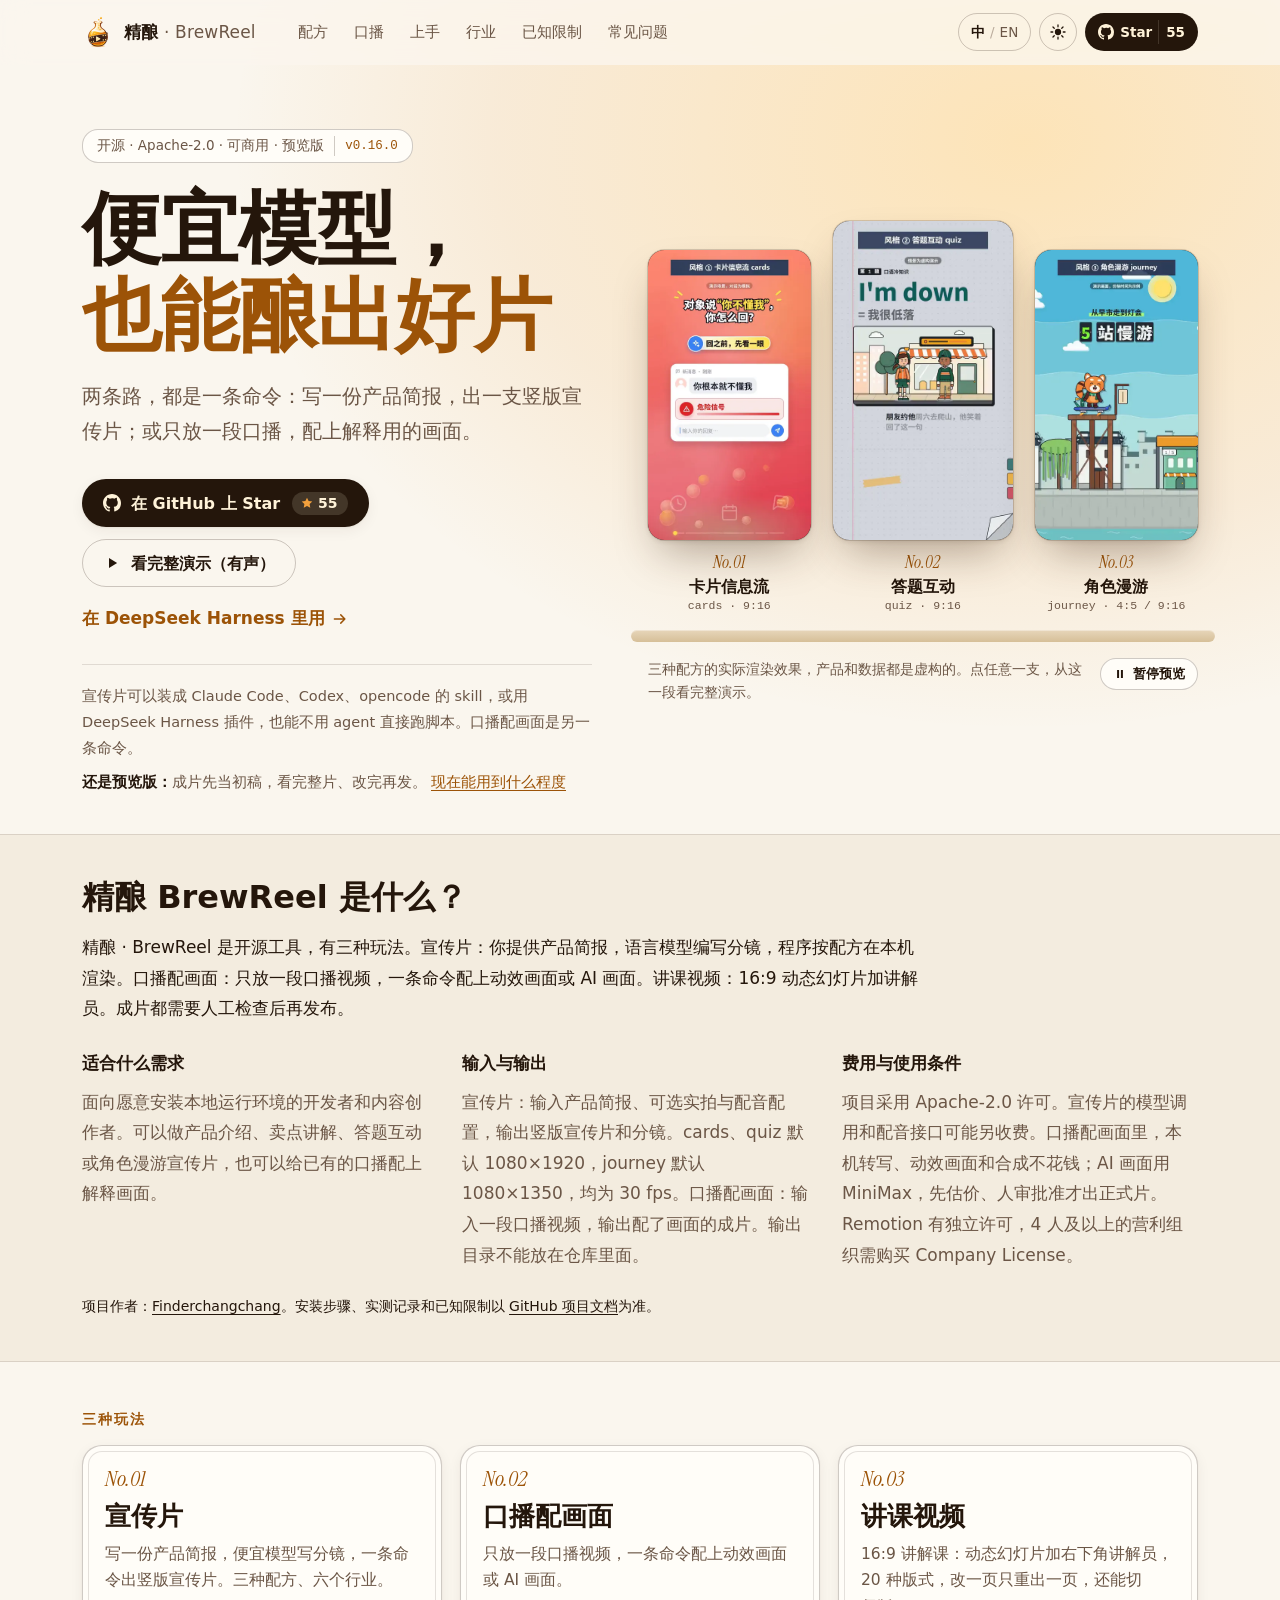
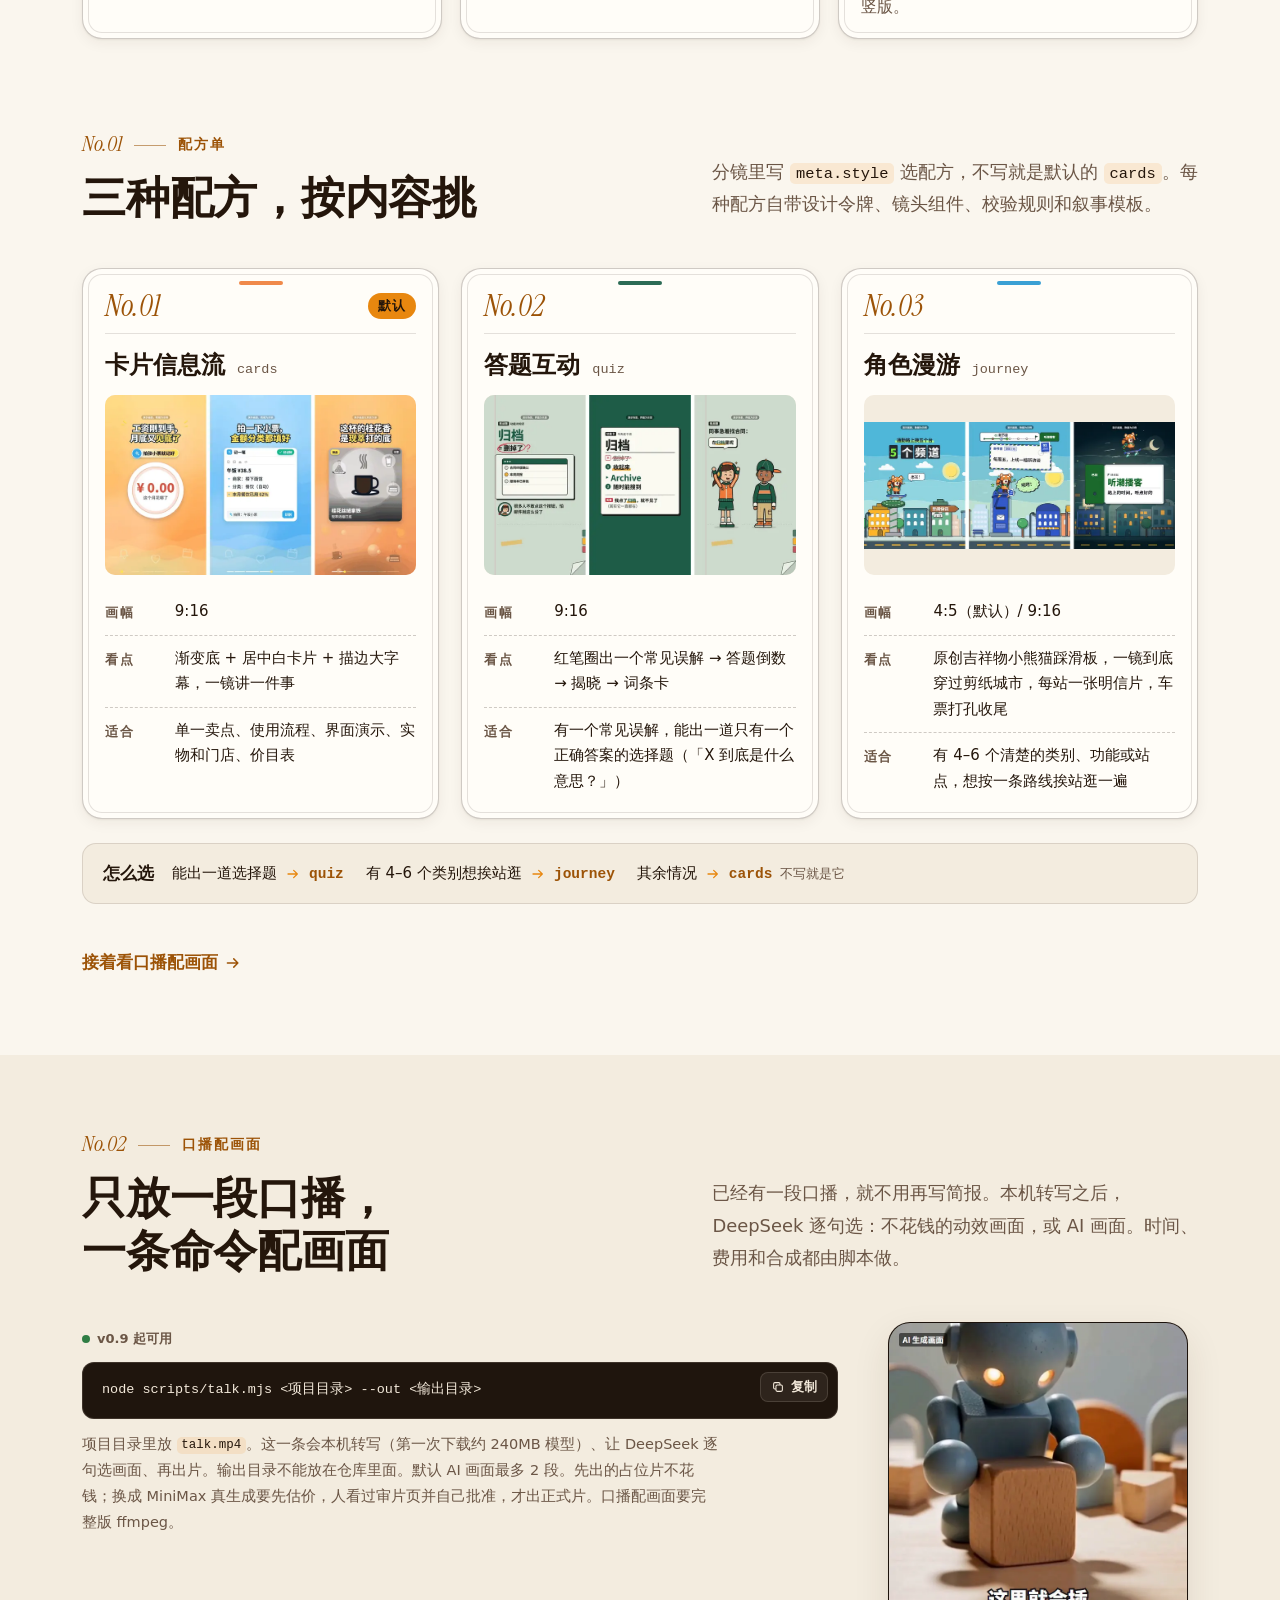
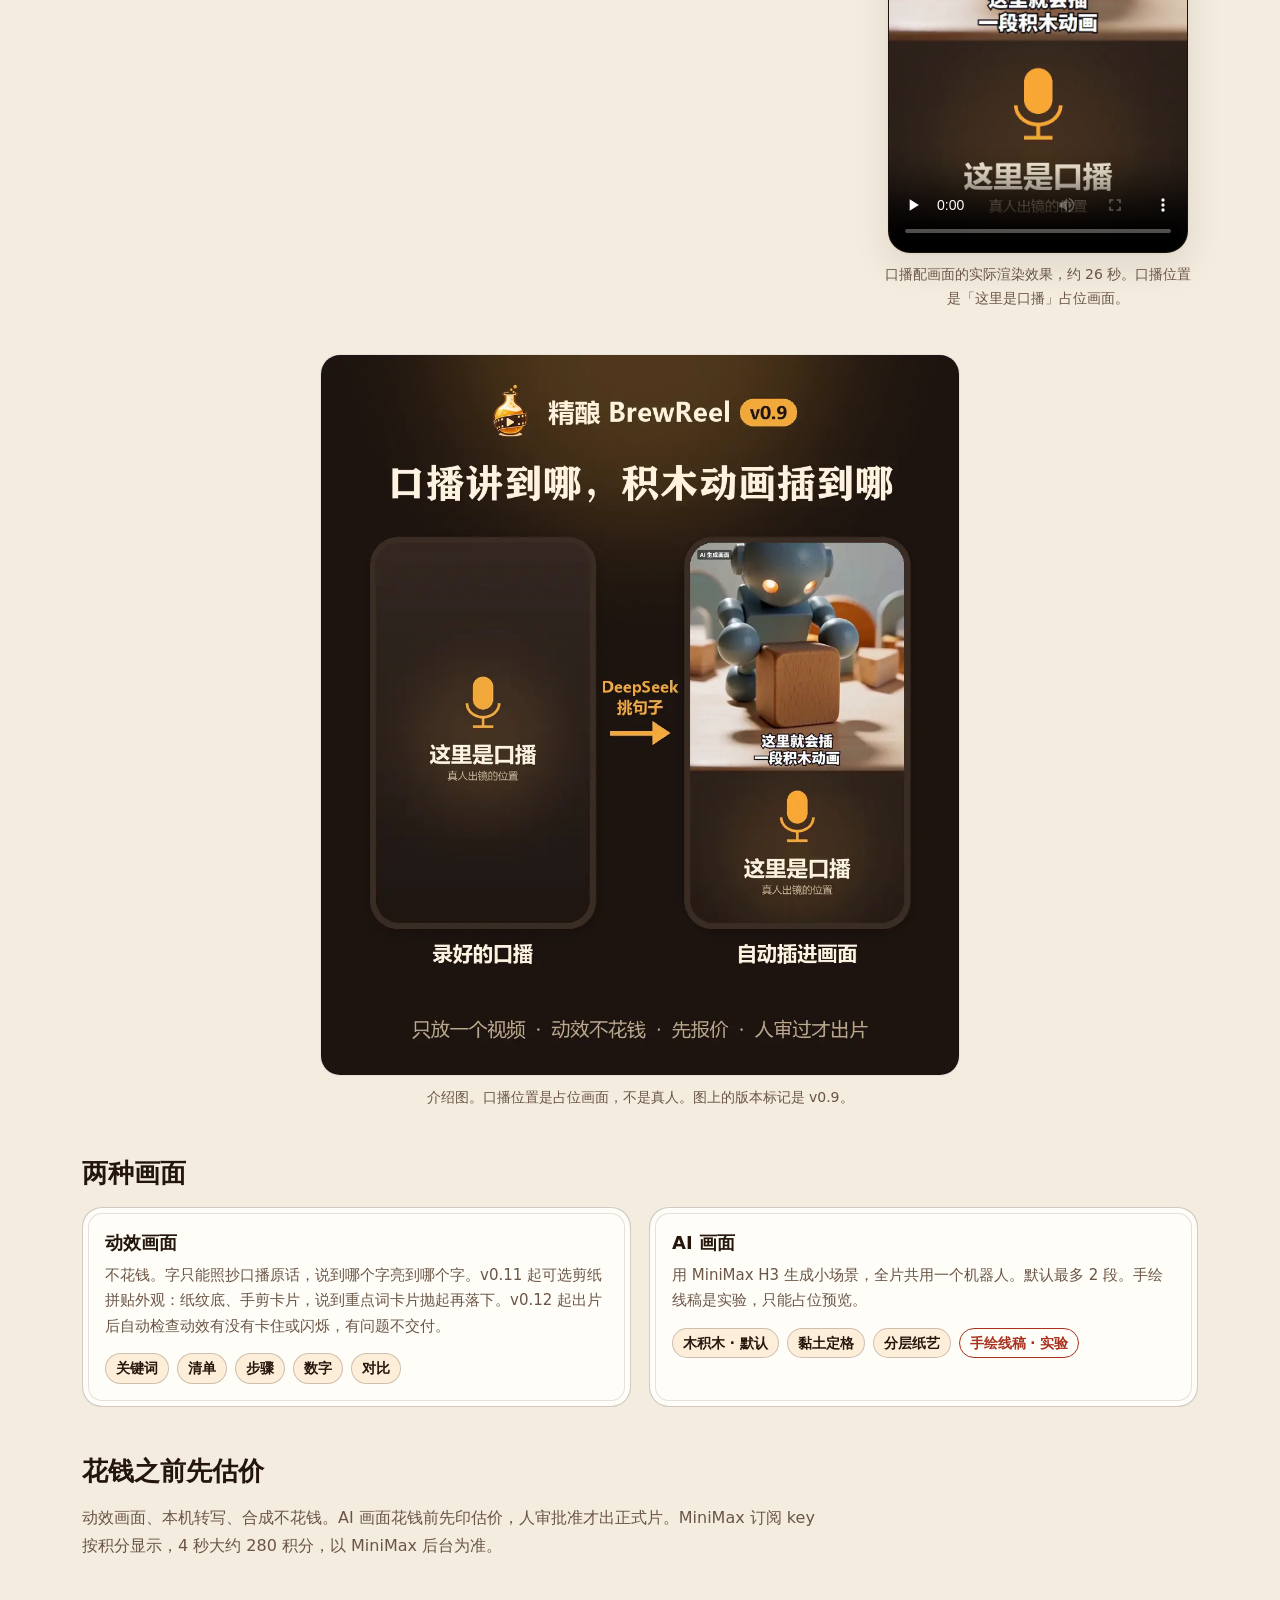
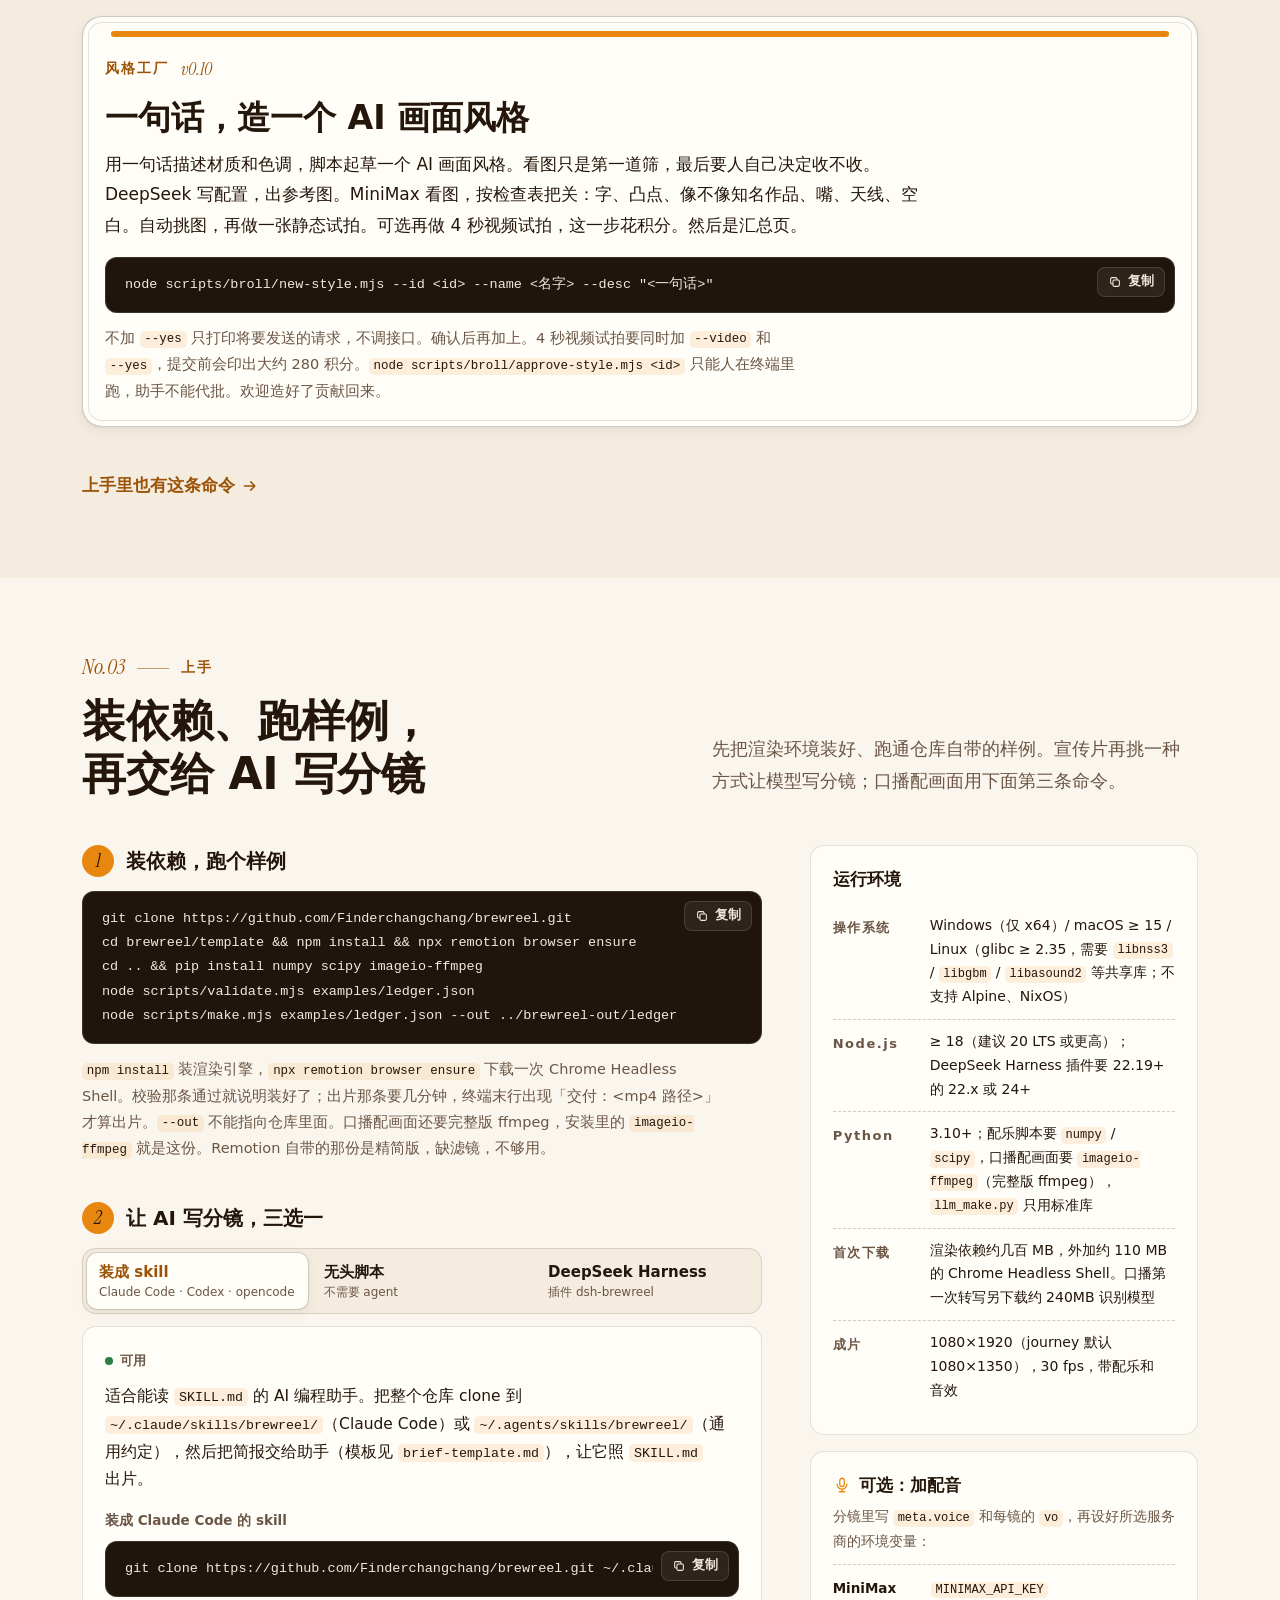
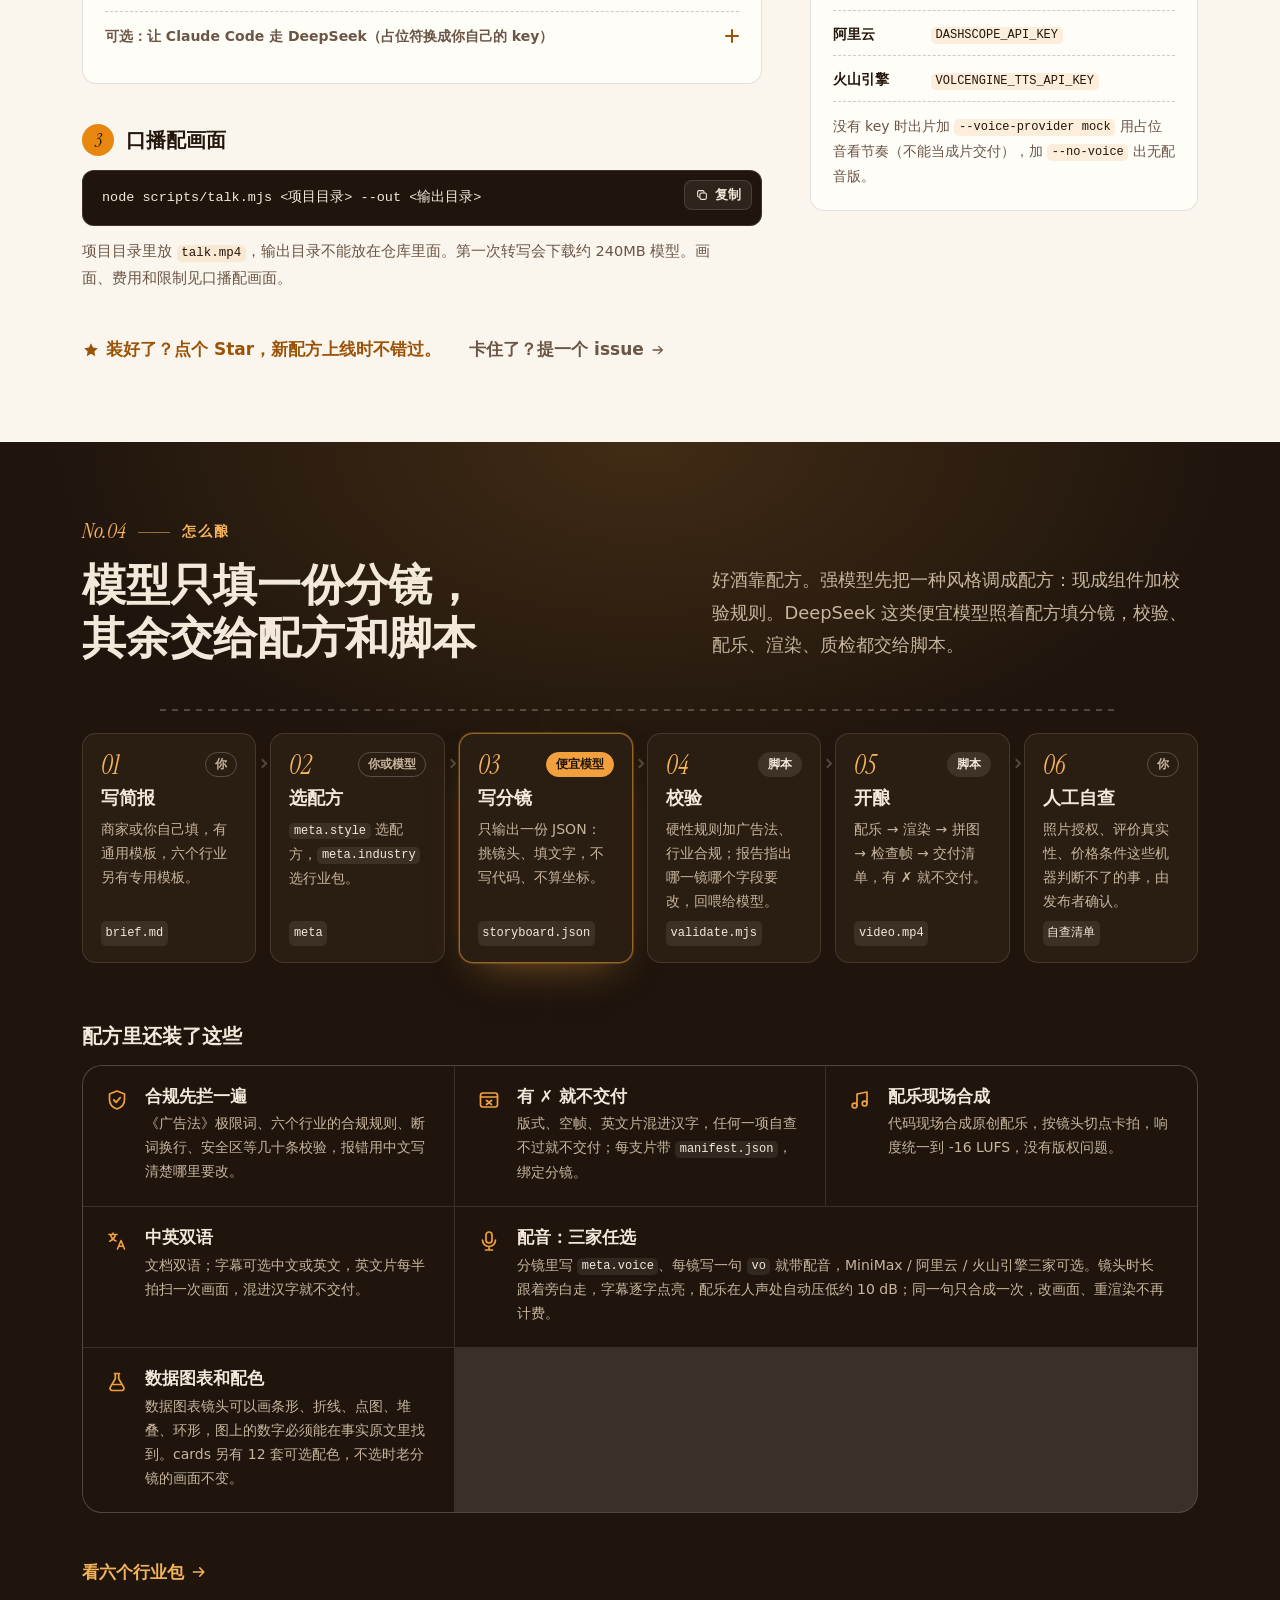
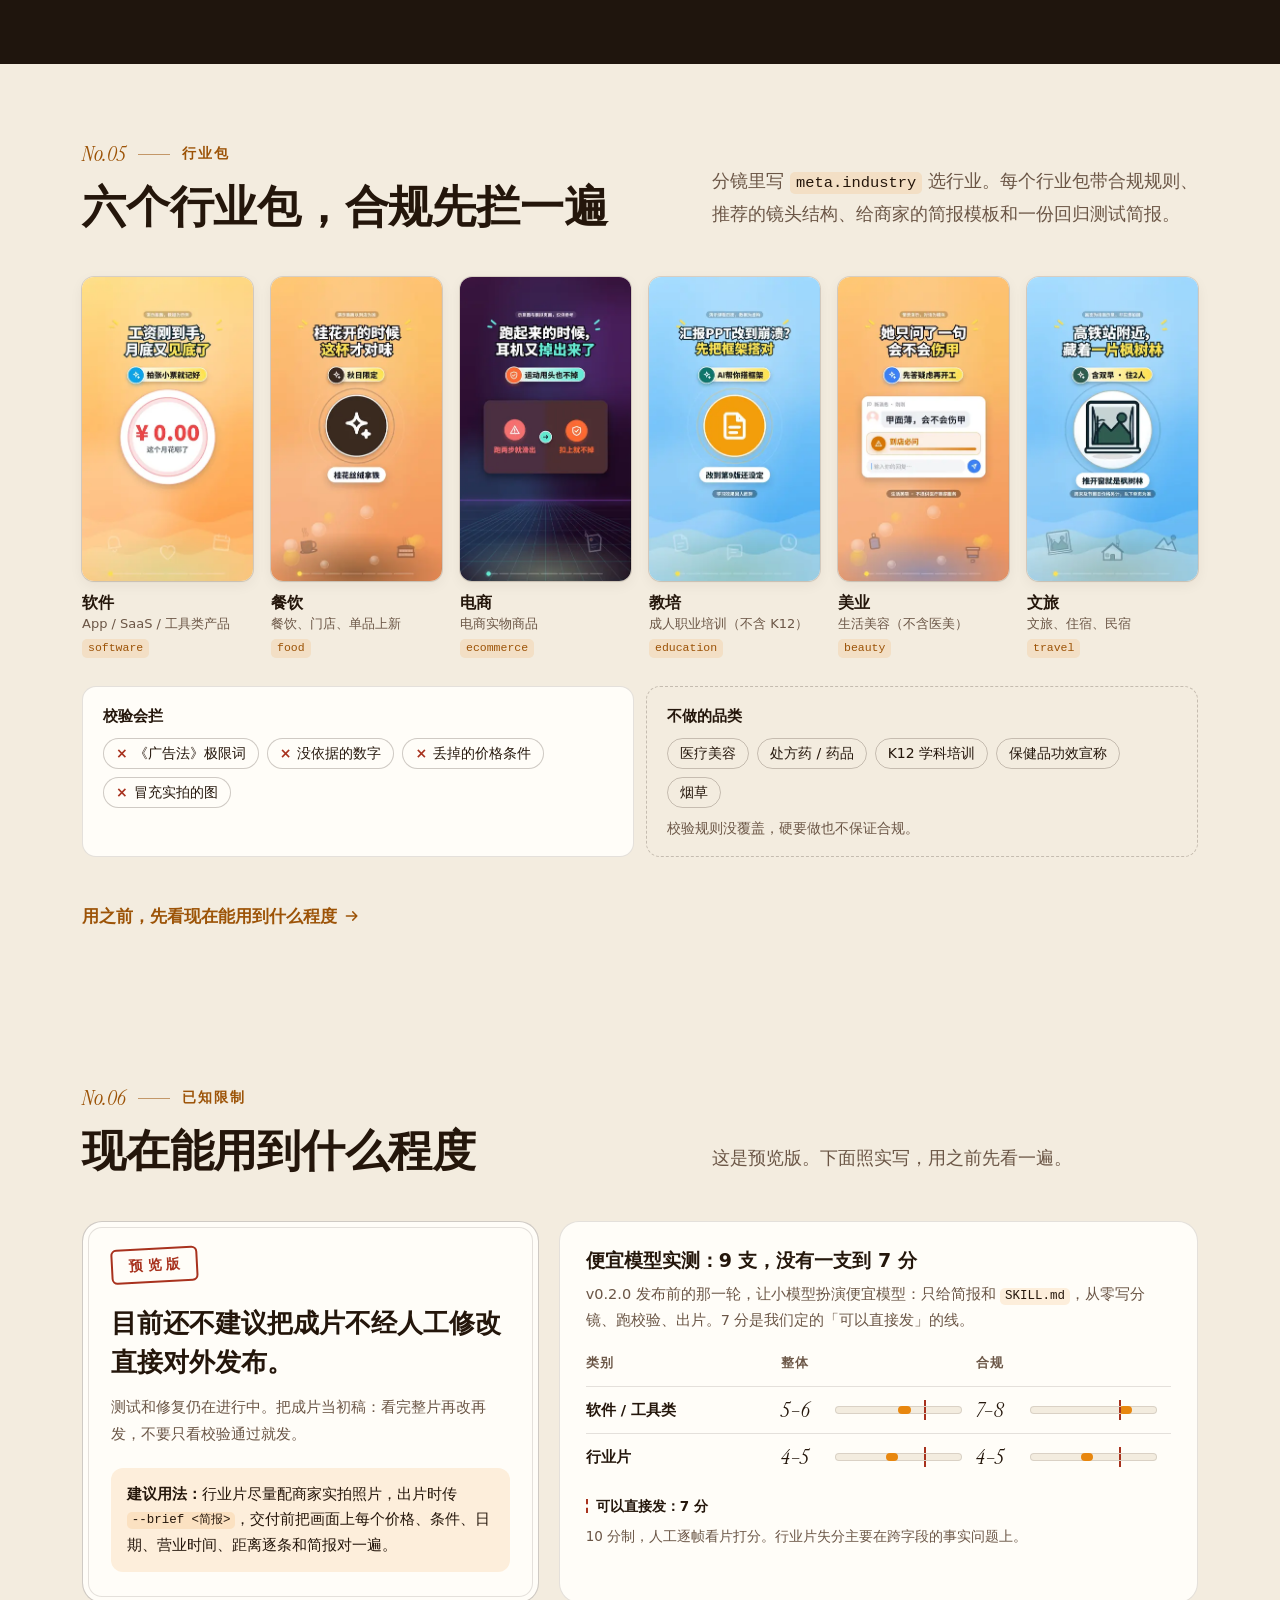
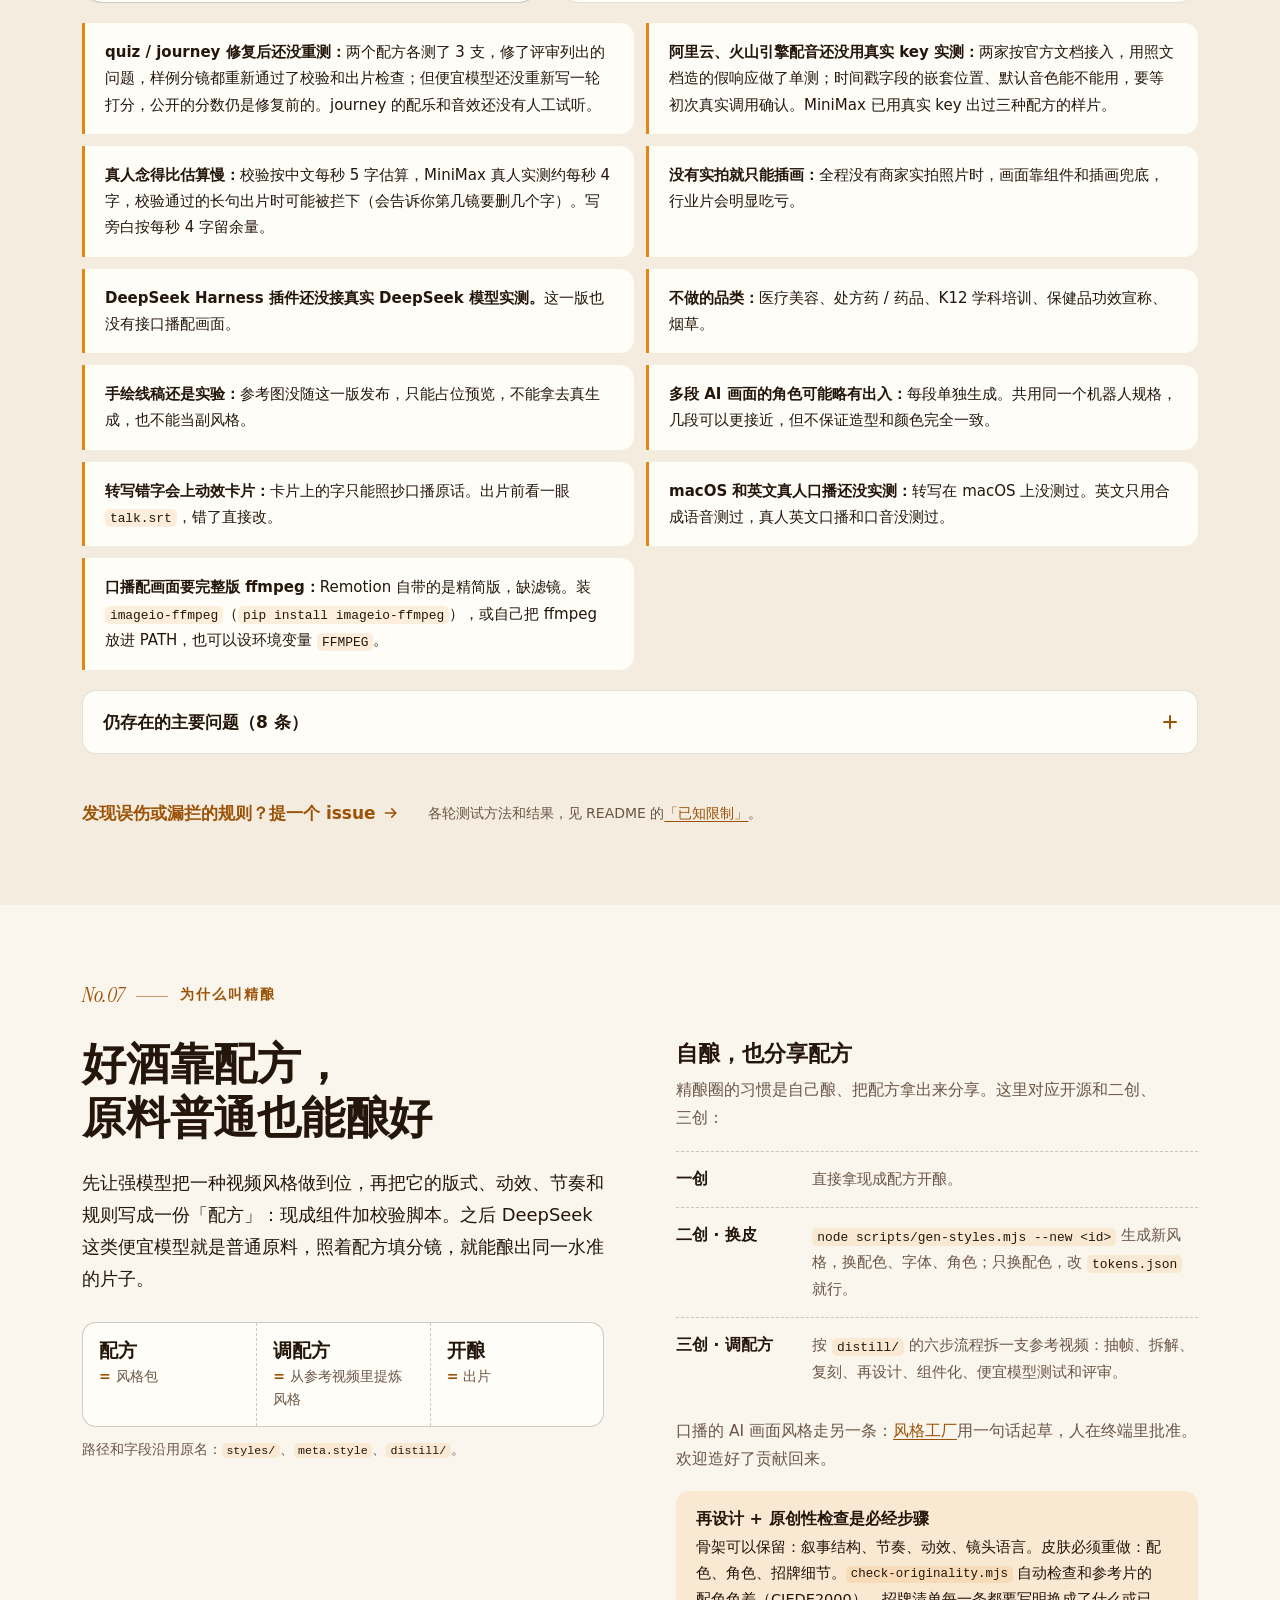
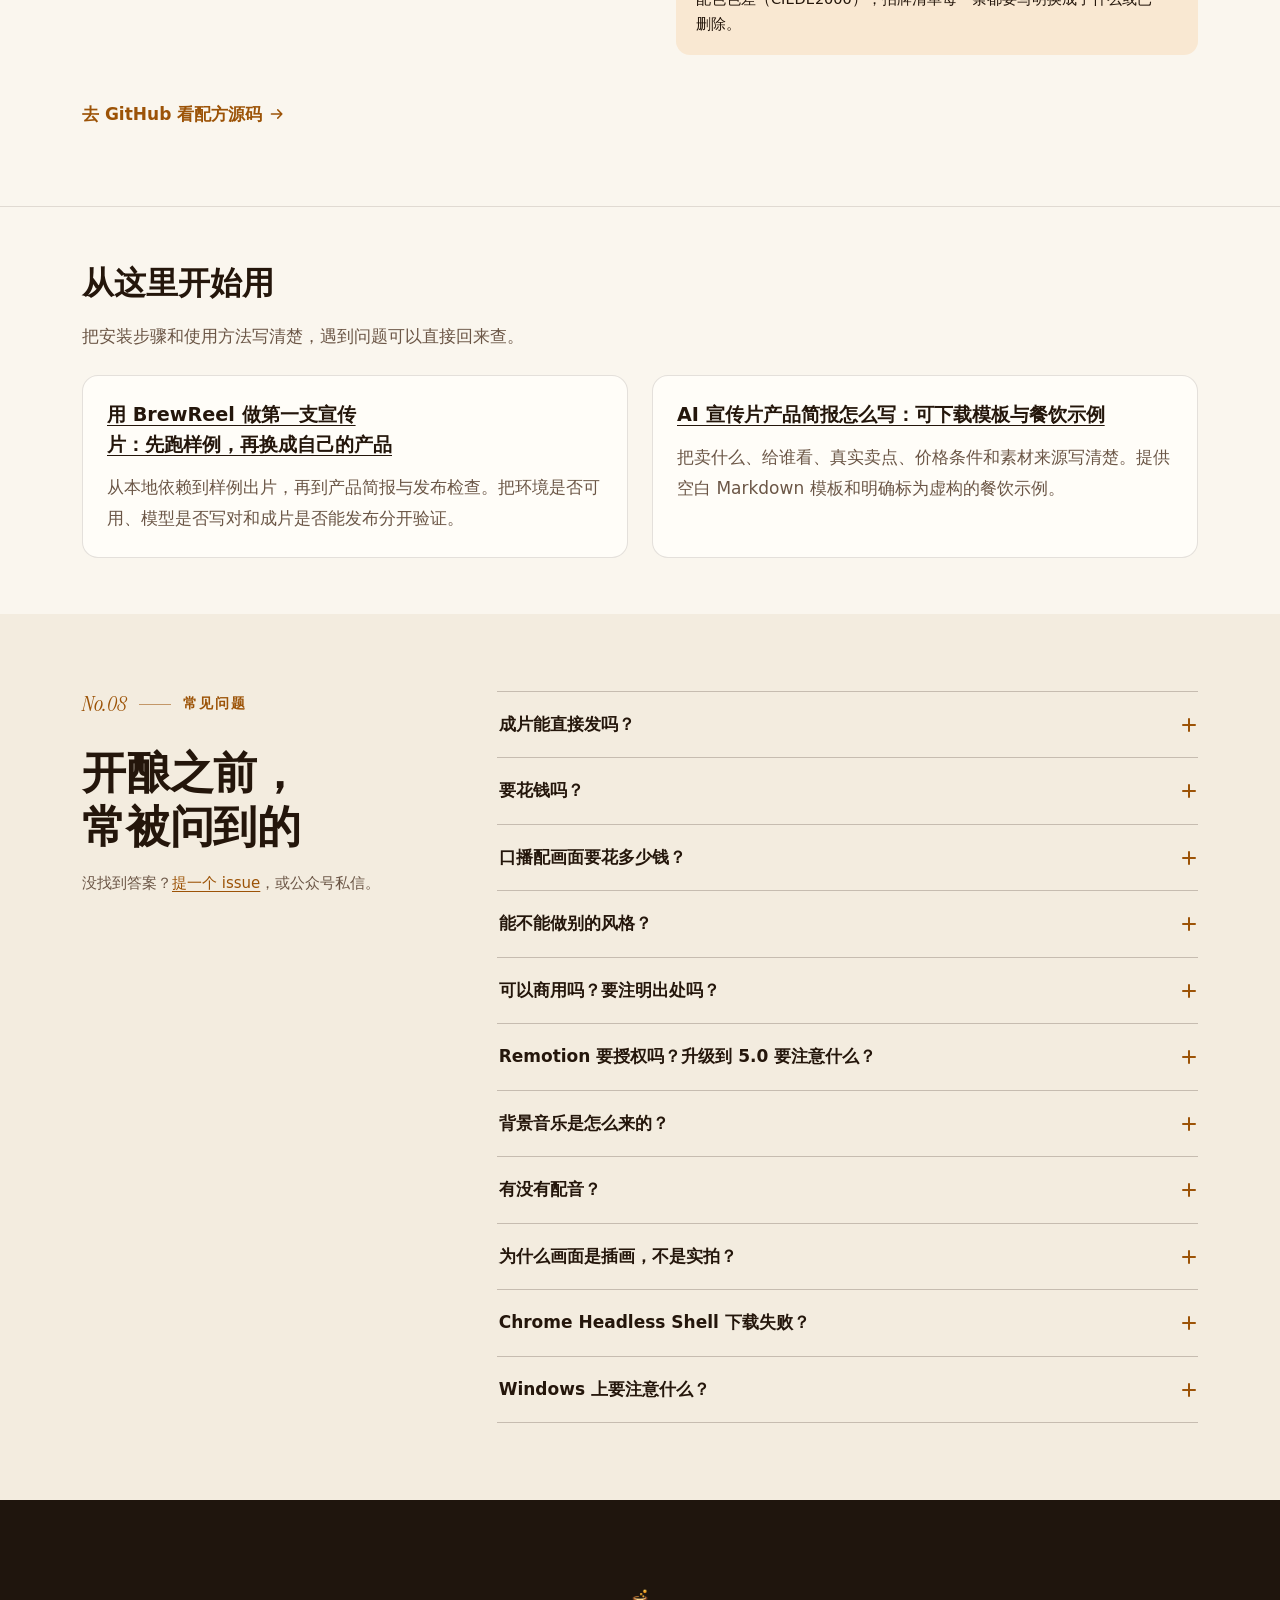
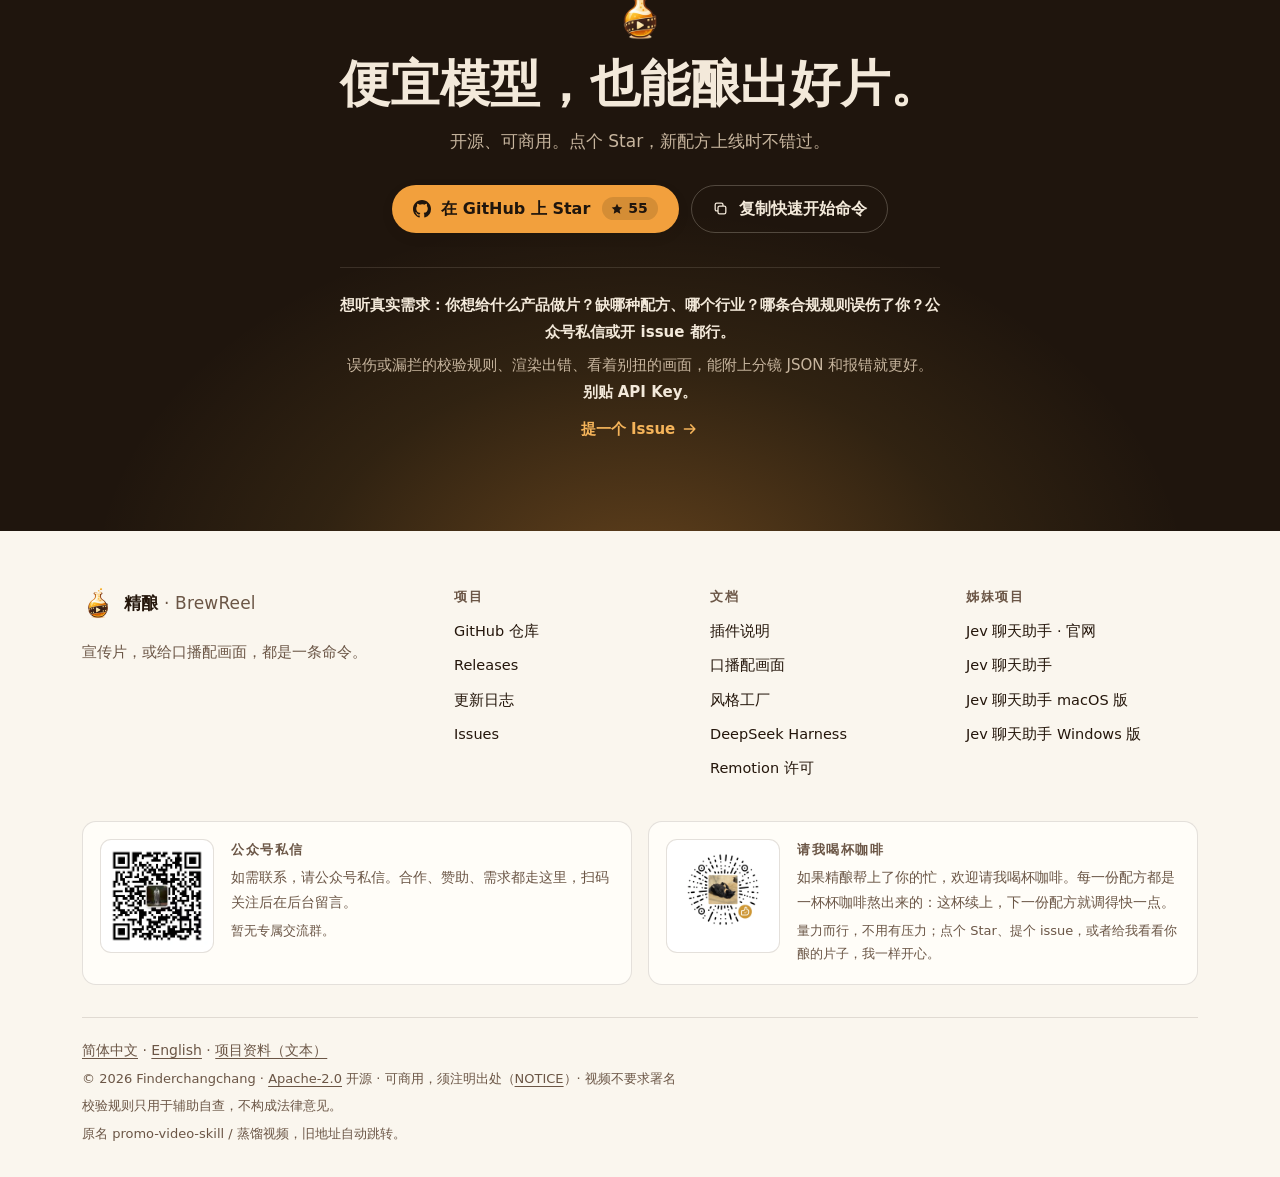
<file: index.html>
<!DOCTYPE html>
<html lang="zh-CN">
<head>
<meta charset="utf-8">
<meta name="viewport" content="width=device-width, initial-scale=1, viewport-fit=cover">
<title data-i18n="meta.title">精酿 BrewReel — 开源的宣传片与口播配画面工具</title>
<meta name="description" content="精酿 · BrewReel：写一份产品简报，一条命令出竖版宣传片；或只放一段口播，一条命令配画面；还能做 16:9 讲课视频。三种配方、六个行业包、可选配音，口播配画面另有风格工厂。Apache-2.0 开源。" data-i18n-attr="content:meta.desc">
<meta name="robots" content="index, follow, max-image-preview:large">
<link rel="canonical" href="https://brewreel.com/">
<link rel="alternate" hreflang="zh-CN" href="https://brewreel.com/">
<link rel="alternate" hreflang="en" href="https://brewreel.com/en.html">
<link rel="alternate" hreflang="x-default" href="https://brewreel.com/">
<link rel="icon" href="assets/favicon.png" type="image/png">
<link rel="apple-touch-icon" href="assets/apple-touch-icon.png">
<meta name="theme-color" content="#faf6ee" media="(prefers-color-scheme: light)">
<meta name="theme-color" content="#15100c" media="(prefers-color-scheme: dark)">
<meta name="color-scheme" content="light dark">
<meta property="og:type" content="website">
<meta property="og:url" content="https://brewreel.com/">
<meta property="og:site_name" content="精酿 · BrewReel">
<meta property="og:title" content="精酿 BrewReel — 开源的宣传片与口播配画面工具" data-i18n-attr="content:meta.title">
<meta property="og:description" content="写一份产品简报出竖版宣传片，或只放一段口播配画面。三种配方、六个行业包，Apache-2.0 开源。" data-i18n-attr="content:meta.ogDesc">
<meta property="og:image" content="https://brewreel.com/assets/og.jpg">
<meta property="og:image:width" content="1200">
<meta property="og:image:height" content="630">
<meta property="og:image:alt" content="精酿 BrewReel — 开源的宣传片与口播配画面工具" data-i18n-attr="content:meta.title">
<meta property="og:locale" content="zh_CN" data-i18n-attr="content:meta.locale">
<meta property="og:locale:alternate" content="en_US" data-i18n-attr="content:meta.localeAlt">
<meta name="twitter:card" content="summary_large_image">
<meta name="twitter:title" content="精酿 BrewReel — 开源的宣传片与口播配画面工具" data-i18n-attr="content:meta.title">
<meta name="twitter:description" content="写一份产品简报出竖版宣传片，或只放一段口播配画面。三种配方、六个行业包，Apache-2.0 开源。" data-i18n-attr="content:meta.ogDesc">
<meta name="twitter:image" content="https://brewreel.com/assets/og.jpg">
<script type="application/ld+json" id="site-schema">
{
  "@context": "https://schema.org",
  "@graph": [
    {
      "@type": "Person",
      "@id": "https://brewreel.com/#author",
      "name": "Finderchangchang",
      "url": "https://github.com/Finderchangchang"
    },
    {
      "@type": "WebSite",
      "@id": "https://brewreel.com/#website",
      "url": "https://brewreel.com/",
      "name": "精酿 · BrewReel",
      "inLanguage": [
        "zh-CN",
        "en"
      ],
      "publisher": {
        "@id": "https://brewreel.com/#author"
      }
    },
    {
      "@type": "SoftwareSourceCode",
      "@id": "https://brewreel.com/#software",
      "name": "精酿 · BrewReel",
      "alternateName": [
        "BrewReel",
        "精酿"
      ],
      "url": "https://brewreel.com/",
      "description": "精酿 · BrewReel 是开源工具，有三种玩法。宣传片：你提供产品简报，语言模型编写分镜，程序按配方在本机渲染。口播配画面：只放一段口播视频，一条命令配上动效画面或 AI 画面。讲课视频：16:9 动态幻灯片加讲解员。成片都需要人工检查后再发布。",
      "sameAs": [
        "https://github.com/Finderchangchang/brewreel"
      ],
      "author": {
        "@id": "https://brewreel.com/#author"
      },
      "codeRepository": "https://github.com/Finderchangchang/brewreel",
      "license": "https://github.com/Finderchangchang/brewreel/blob/main/LICENSE",
      "programmingLanguage": [
        "JavaScript",
        "TypeScript",
        "Python"
      ]
    },
    {
      "@type": "WebPage",
      "@id": "https://brewreel.com/#webpage",
      "url": "https://brewreel.com/",
      "name": "精酿 BrewReel — 开源的宣传片与口播配画面工具",
      "description": "精酿 · BrewReel：写一份产品简报，一条命令出竖版宣传片；或只放一段口播，一条命令配画面；还能做 16:9 讲课视频。三种配方、六个行业包、可选配音，口播配画面另有风格工厂。Apache-2.0 开源。",
      "inLanguage": "zh-CN",
      "isPartOf": {
        "@id": "https://brewreel.com/#website"
      },
      "mainEntity": {
        "@id": "https://brewreel.com/#software"
      }
    }
  ]
}
</script>
<script>
  // Theme first; each language also has a complete, crawlable static HTML page.
  (function () {
    var d = document.documentElement;
    try {
      var theme = localStorage.getItem("brewreel-theme");
      if (theme === "dark" || theme === "light") d.setAttribute("data-theme", theme);
    } catch (e) {}
    var q = new URLSearchParams(location.search).get("lang");
    var saved = null;
    try { saved = localStorage.getItem("brewreel-lang"); } catch (e) {}
    var isEnglishPage = /\/en\.html$/.test(location.pathname);
    var next = q === "en" || q === "zh" ? q : (isEnglishPage ? "en" :
      (saved === "en" || saved === "zh" ? saved : "zh"));
    if ((next === "en") !== isEnglishPage) {
      var url = new URL(next === "en" ? "en.html" : "./", location.href);
      url.search = location.search;
      url.hash = location.hash;
      location.replace(url.href);
    }
  })();
</script>
<link rel="preconnect" href="https://fonts.googleapis.com">
<link rel="preconnect" href="https://fonts.gstatic.com" crossorigin>
<link rel="stylesheet" href="https://fonts.googleapis.com/css2?family=Instrument+Serif:ital@0;1&amp;display=swap" media="print" onload="this.media='all'">
<noscript><link rel="stylesheet" href="https://fonts.googleapis.com/css2?family=Instrument+Serif:ital@0;1&amp;display=swap"></noscript>
<link rel="stylesheet" href="style.css?v=20261012a">
<script defer src="i18n.js?v=20261012a"></script>
<script defer src="main.js?v=20261012a"></script>
<script defer src="https://umami.jisikeji.cn/script.js" data-website-id="c80c17ab-9413-4d0b-a359-171bc2a23bc9"></script>
</head>
<body>

<svg class="sprite" aria-hidden="true" focusable="false">
  <symbol id="i-github" viewBox="0 0 16 16"><path fill="currentColor" d="M8 0C3.58 0 0 3.58 0 8c0 3.54 2.29 6.53 5.47 7.59.4.07.55-.17.55-.38 0-.19-.01-.82-.01-1.49-2.01.37-2.53-.49-2.69-.94-.09-.23-.48-.94-.82-1.13-.28-.15-.68-.52-.01-.53.63-.01 1.08.58 1.23.82.72 1.21 1.87.87 2.33.66.07-.52.28-.87.51-1.07-1.78-.2-3.64-.89-3.64-3.95 0-.87.31-1.59.82-2.15-.08-.2-.36-1.02.08-2.12 0 0 .67-.21 2.2.82a7.4 7.4 0 0 1 2-.27c.68 0 1.36.09 2 .27 1.53-1.04 2.2-.82 2.2-.82.44 1.1.16 1.92.08 2.12.51.56.82 1.27.82 2.15 0 3.07-1.87 3.75-3.65 3.95.29.25.54.73.54 1.48 0 1.07-.01 1.93-.01 2.2 0 .21.15.46.55.38A8.01 8.01 0 0 0 16 8c0-4.42-3.58-8-8-8z"/></symbol>
  <symbol id="i-star" viewBox="0 0 24 24"><path fill="currentColor" d="M12 2.9l2.75 5.8 6.35.8-4.65 4.4 1.2 6.3L12 17.1l-5.65 3.1 1.2-6.3L2.9 9.5l6.35-.8z"/></symbol>
  <symbol id="i-play" viewBox="0 0 24 24"><path fill="currentColor" d="M8 5.2v13.6L18.8 12z"/></symbol>
  <symbol id="i-pause" viewBox="0 0 24 24"><path fill="currentColor" d="M7 5h3.4v14H7zM13.6 5H17v14h-3.4z"/></symbol>
  <symbol id="i-arrow" viewBox="0 0 24 24"><path d="M4.5 12h14M13 6.5l5.5 5.5-5.5 5.5" fill="none" stroke="currentColor" stroke-width="1.9" stroke-linecap="round" stroke-linejoin="round"/></symbol>
  <symbol id="i-copy" viewBox="0 0 24 24"><rect x="8.5" y="8.5" width="11" height="11" rx="2.2" fill="none" stroke="currentColor" stroke-width="1.8"/><path d="M15.5 8.5V6.7a2.2 2.2 0 0 0-2.2-2.2H6.7a2.2 2.2 0 0 0-2.2 2.2v6.6a2.2 2.2 0 0 0 2.2 2.2h1.8" fill="none" stroke="currentColor" stroke-width="1.8"/></symbol>
  <symbol id="i-check" viewBox="0 0 24 24"><path d="M5 12.5l4.3 4.3L19 7.2" fill="none" stroke="currentColor" stroke-width="2.1" stroke-linecap="round" stroke-linejoin="round"/></symbol>
  <symbol id="i-sun" viewBox="0 0 24 24"><circle cx="12" cy="12" r="4.2" fill="currentColor"/><path d="M12 2.6v2.4M12 19v2.4M2.6 12h2.4M19 12h2.4M5.3 5.3l1.7 1.7M17 17l1.7 1.7M18.7 5.3L17 7M7 17l-1.7 1.7" stroke="currentColor" stroke-width="1.7" stroke-linecap="round"/></symbol>
  <symbol id="i-moon" viewBox="0 0 24 24"><path fill="currentColor" d="M20 14.4A8.6 8.6 0 1 1 9.6 4a7 7 0 0 0 10.4 10.4z"/></symbol>
  <symbol id="i-menu" viewBox="0 0 24 24"><path d="M4 7h16M4 12h16M4 17h16" stroke="currentColor" stroke-width="1.8" stroke-linecap="round"/></symbol>
  <symbol id="i-close" viewBox="0 0 24 24"><path d="M6 6l12 12M18 6L6 18" stroke="currentColor" stroke-width="1.9" stroke-linecap="round"/></symbol>
  <symbol id="i-shield" viewBox="0 0 24 24"><path d="M12 3l7.5 3v5.6c0 4.3-3 8-7.5 9.4-4.5-1.4-7.5-5.1-7.5-9.4V6z" fill="none" stroke="currentColor" stroke-width="1.7" stroke-linejoin="round"/><path d="M8.8 12l2.3 2.3 4.1-4.6" fill="none" stroke="currentColor" stroke-width="1.8" stroke-linecap="round" stroke-linejoin="round"/></symbol>
  <symbol id="i-gate" viewBox="0 0 24 24"><rect x="3.5" y="5" width="17" height="14" rx="2.4" fill="none" stroke="currentColor" stroke-width="1.7"/><path d="M3.5 9h17M9.5 12.5l5 4M14.5 12.5l-5 4" fill="none" stroke="currentColor" stroke-width="1.7" stroke-linecap="round"/></symbol>
  <symbol id="i-music" viewBox="0 0 24 24"><path d="M9 17.5V6l10-2v11.5" fill="none" stroke="currentColor" stroke-width="1.7" stroke-linejoin="round"/><circle cx="6.6" cy="17.6" r="2.4" fill="none" stroke="currentColor" stroke-width="1.7"/><circle cx="16.6" cy="15.6" r="2.4" fill="none" stroke="currentColor" stroke-width="1.7"/></symbol>
  <symbol id="i-lang" viewBox="0 0 24 24"><path d="M4 5.5h8M8 4v1.5M5.5 5.5c.6 3 2.6 5.3 5.5 6.5M10.5 5.5c-.6 3-2.6 5.3-5.8 6.7" fill="none" stroke="currentColor" stroke-width="1.6" stroke-linecap="round"/><path d="M12.5 20l3.5-8.5 3.5 8.5M13.7 17.2h4.6" fill="none" stroke="currentColor" stroke-width="1.6" stroke-linecap="round" stroke-linejoin="round"/></symbol>
  <symbol id="i-code" viewBox="0 0 24 24"><path d="M8.5 7L4 12l4.5 5M15.5 7L20 12l-4.5 5M13.5 5l-3 14" fill="none" stroke="currentColor" stroke-width="1.7" stroke-linecap="round" stroke-linejoin="round"/></symbol>
  <symbol id="i-mic" viewBox="0 0 24 24"><rect x="9" y="3" width="6" height="11" rx="3" fill="none" stroke="currentColor" stroke-width="1.7"/><path d="M5.5 11a6.5 6.5 0 0 0 13 0M12 17.5V21M8.5 21h7" fill="none" stroke="currentColor" stroke-width="1.7" stroke-linecap="round"/></symbol>
  <symbol id="i-flask" viewBox="0 0 24 24"><path d="M9.5 3.5h5M10.3 3.5v5.3L5.2 17.4A2.2 2.2 0 0 0 7.1 20.5h9.8a2.2 2.2 0 0 0 1.9-3.1l-5.1-8.6V3.5" fill="none" stroke="currentColor" stroke-width="1.7" stroke-linecap="round" stroke-linejoin="round"/><path d="M7.4 14.5h9.2" stroke="currentColor" stroke-width="1.7" stroke-linecap="round"/></symbol>
</svg>

<a class="skip-link" href="#main" data-i18n="skip">跳到主要内容</a>

<header class="nav" id="nav">
  <div class="wrap nav-inner">
    <a class="brand" href="#top" aria-label="精酿 · BrewReel 首页" data-i18n-attr="aria-label:a.brand">
      <img src="assets/favicon.png" alt="" width="32" height="32" class="brand-mark">
      <span class="brand-name" data-i18n="brand.name">精酿<span class='brand-alt'> · BrewReel</span></span>
    </a>

    <nav class="nav-menu" id="navMenu" aria-label="主导航" data-i18n-attr="aria-label:a.nav">
      <a href="#recipes" data-i18n="nav.recipes">配方</a>
      <a href="#talk" data-i18n="nav.talk">口播</a>
      <a href="#start" data-i18n="nav.start">上手</a>
      <a href="#industries" data-i18n="nav.industries">行业</a>
      <a href="#limits" data-i18n="nav.limits">已知限制</a>
      <a href="#faq" data-i18n="nav.faq">常见问题</a>
    </nav>

    <div class="nav-actions">
      <button class="lang-btn" id="langBtn" type="button" data-umami-event="toggle-lang" aria-label="Switch to English" title="Switch to English" data-i18n-attr="aria-label:a.lang;title:a.lang"><span data-l="zh">中</span><span class="lang-sep" aria-hidden="true">/</span><span data-l="en">EN</span></button>
      <button class="icon-btn" id="themeBtn" type="button" aria-label="切换深浅色" title="切换深浅色" data-i18n-attr="aria-label:a.theme;title:a.theme">
        <svg class="ico ico-sun" aria-hidden="true" focusable="false"><use href="#i-sun"/></svg>
        <svg class="ico ico-moon" aria-hidden="true" focusable="false"><use href="#i-moon"/></svg>
      </button>
      <a class="nav-star" href="https://github.com/Finderchangchang/brewreel" target="_blank" rel="noopener" data-umami-event="click-github" data-umami-event-pos="nav" aria-label="在 GitHub 上给精酿点 Star" title="在 GitHub 上给精酿点 Star" data-i18n-attr="aria-label:a.star;title:a.star"><svg class="ico" aria-hidden="true" focusable="false"><use href="#i-github"/></svg><span class="nav-star-text">Star</span><b data-brew-stars>55</b></a>
      <button class="icon-btn burger" id="burger" type="button" aria-label="打开菜单" aria-expanded="false" aria-controls="navMenu"><svg class="ico" aria-hidden="true" focusable="false"><use href="#i-menu"/></svg></button>
    </div>
  </div>
</header>

<main id="main">

<!-- ============ 首屏：它是什么 + 片子长什么样 ============ -->
<section class="hero" id="top">
  <div class="wrap hero-grid">
    <div class="hero-copy">
      <p class="eyebrow"><span data-i18n="hero.eyebrow">开源 · Apache-2.0 · 可商用 · 预览版</span><span class="eyebrow-ver" data-brew-version>v0.16.0</span></p>
      <h1 class="hero-title" data-i18n="hero.title">便宜模型，<br><span class='hl'>也能酿出好片</span></h1>
      <p class="hero-sub" data-i18n="hero.sub">两条路，都是一条命令：写一份产品简报，出一支竖版宣传片；或只放一段口播，配上解释用的画面。</p>

      <div class="cta-row">
        <a class="btn btn-primary" href="https://github.com/Finderchangchang/brewreel" target="_blank" rel="noopener" data-umami-event="click-github" data-umami-event-pos="hero">
          <svg class="ico" aria-hidden="true" focusable="false"><use href="#i-github"/></svg><span data-i18n="hero.star">在 GitHub 上 Star</span><span class="btn-count"><svg class="ico" aria-hidden="true" focusable="false"><use href="#i-star"/></svg><b data-brew-stars>55</b></span>
        </a>
        <a class="btn btn-ghost" href="assets/demo.mp4" data-demo-open data-demo-at="0"><svg class="ico" aria-hidden="true" focusable="false"><use href="#i-play"/></svg><span data-i18n="hero.demo">看完整演示（有声）</span></a>
      </div>
      <p class="hero-dsh"><a class="link-arrow" href="#use-dsh" data-umami-event="click-dsh" data-umami-event-pos="hero"><span data-i18n="hero.dsh">在 DeepSeek Harness 里用</span><svg class="ico" aria-hidden="true" focusable="false"><use href="#i-arrow"/></svg></a></p>

      <p class="hero-works" data-i18n="hero.works">宣传片可以装成 Claude Code、Codex、opencode 的 skill，或用 DeepSeek Harness 插件，也能不用 agent 直接跑脚本。口播配画面是另一条命令。</p>
      <p class="hero-note" data-i18n="hero.note"><strong>还是预览版：</strong>成片先当初稿，看完整片、改完再发。<a href='#limits'>现在能用到什么程度</a></p>
    </div>

    <div class="hero-flight">
      <ul class="flight" aria-label="三种配方的实际渲染片段" data-i18n-attr="aria-label:a.flight">
        <li class="tap tap-cards">
          <a class="tap-screen" href="assets/demo.mp4#t=2.4" data-demo-open data-demo-at="2.4" data-recipe="cards" aria-label="播放完整演示（有声），从 cards 卡片信息流这一段开始" data-i18n-attr="aria-label:a.tap1">
            <video class="loop" muted loop playsinline preload="none" poster="assets/reel-cards.webp" width="432" height="768" aria-hidden="true" tabindex="-1"><source src="assets/reel-cards.mp4" type="video/mp4"></video>
            <span class="tap-play" aria-hidden="true"><svg class="ico" focusable="false"><use href="#i-play"/></svg></span>
          </a>
          <p class="tap-label"><span class="tap-no">No.01</span><span class="tap-name" data-i18n="r.cards.name">卡片信息流</span><span class="tap-meta">cards<span class="tap-ratio"> · 9:16</span></span></p>
        </li>
        <li class="tap tap-quiz">
          <a class="tap-screen" href="assets/demo.mp4#t=11.9" data-demo-open data-demo-at="11.9" data-recipe="quiz" aria-label="播放完整演示（有声），从 quiz 答题互动这一段开始" data-i18n-attr="aria-label:a.tap2">
            <video class="loop" muted loop playsinline preload="none" poster="assets/reel-quiz.webp" width="432" height="768" aria-hidden="true" tabindex="-1"><source src="assets/reel-quiz.mp4" type="video/mp4"></video>
            <span class="tap-play" aria-hidden="true"><svg class="ico" focusable="false"><use href="#i-play"/></svg></span>
          </a>
          <p class="tap-label"><span class="tap-no">No.02</span><span class="tap-name" data-i18n="r.quiz.name">答题互动</span><span class="tap-meta">quiz<span class="tap-ratio"> · 9:16</span></span></p>
        </li>
        <li class="tap tap-journey">
          <a class="tap-screen" href="assets/demo.mp4#t=27.4" data-demo-open data-demo-at="27.4" data-recipe="journey" aria-label="播放完整演示（有声），从 journey 角色漫游这一段开始" data-i18n-attr="aria-label:a.tap3">
            <video class="loop" muted loop playsinline preload="none" poster="assets/reel-journey.webp" width="432" height="768" aria-hidden="true" tabindex="-1"><source src="assets/reel-journey.mp4" type="video/mp4"></video>
            <span class="tap-play" aria-hidden="true"><svg class="ico" focusable="false"><use href="#i-play"/></svg></span>
          </a>
          <p class="tap-label"><span class="tap-no">No.03</span><span class="tap-name" data-i18n="r.journey.name">角色漫游</span><span class="tap-meta">journey<span class="tap-ratio"> · 4:5 / 9:16</span></span></p>
        </li>
      </ul>
      <div class="flight-foot">
        <p class="flight-cap" data-i18n="flight.cap">三种配方的实际渲染效果，产品和数据都是虚构的。点任意一支，从这一段看完整演示。</p>
        <button class="chip-btn" id="flightToggle" type="button" aria-pressed="false" hidden><svg class="ico ico-pause" aria-hidden="true" focusable="false"><use href="#i-pause"/></svg><svg class="ico ico-play" aria-hidden="true" focusable="false"><use href="#i-play"/></svg><span id="flightToggleLabel">暂停预览</span></button>
      </div>
    </div>
  </div>
</section>

<section class="product-facts" id="about" aria-labelledby="facts-title">
  <div class="wrap">
    <h2 id="facts-title" data-i18n="facts.title">精酿 BrewReel 是什么？</h2>
    <p class="facts-intro" data-i18n="facts.desc">精酿 · BrewReel 是开源工具，有三种玩法。宣传片：你提供产品简报，语言模型编写分镜，程序按配方在本机渲染。口播配画面：只放一段口播视频，一条命令配上动效画面或 AI 画面。讲课视频：16:9 动态幻灯片加讲解员。成片都需要人工检查后再发布。</p>
    <dl class="facts-grid">
      <div><dt data-i18n="facts.use.label">适合什么需求</dt><dd data-i18n="facts.use">面向愿意安装本地运行环境的开发者和内容创作者。可以做产品介绍、卖点讲解、答题互动或角色漫游宣传片，也可以给已有的口播配上解释画面。</dd></div>
      <div><dt data-i18n="facts.scope.label">输入与输出</dt><dd data-i18n="facts.scope">宣传片：输入产品简报、可选实拍与配音配置，输出竖版宣传片和分镜。cards、quiz 默认 1080×1920，journey 默认 1080×1350，均为 30 fps。口播配画面：输入一段口播视频，输出配了画面的成片。输出目录不能放在仓库里面。</dd></div>
      <div><dt data-i18n="facts.cost.label">费用与使用条件</dt><dd data-i18n="facts.cost">项目采用 Apache-2.0 许可。宣传片的模型调用和配音接口可能另收费。口播配画面里，本机转写、动效画面和合成不花钱；AI 画面用 MiniMax，先估价、人审批准才出正式片。Remotion 有独立许可，4 人及以上的营利组织需购买 Company License。</dd></div>
    </dl>
    <p class="facts-source" data-i18n="facts.source">项目作者：<a href='https://github.com/Finderchangchang' target='_blank' rel='noopener'>Finderchangchang</a>。安装步骤、实测记录和已知限制以 <a href='https://github.com/Finderchangchang/brewreel' target='_blank' rel='noopener' data-umami-event='click-github' data-umami-event-pos='facts'>GitHub 项目文档</a>为准。</p>
  </div>
</section>



<section class="modes" aria-labelledby="modes-title">
  <div class="wrap">
    <h2 id="modes-title" class="modes-title" data-i18n="modes.title">三种玩法</h2>
    <div class="modes-grid">
      <a class="mode" href="#recipes" data-mode="promo">
        <span class="mode-no">No.01</span>
        <strong data-i18n="hero.mode1">宣传片</strong>
        <p data-i18n="hero.mode1d">写一份产品简报，便宜模型写分镜，一条命令出竖版宣传片。三种配方、六个行业。</p>
      </a>
      <a class="mode" href="#talk" data-mode="talk">
        <span class="mode-no">No.02</span>
        <strong data-i18n="hero.mode2">口播配画面</strong>
        <p data-i18n="hero.mode2d">只放一段口播视频，一条命令配上动效画面或 AI 画面。</p>
      </a>
      <a class="mode" href="https://github.com/Finderchangchang/brewreel/blob/main/docs/lesson.md" data-mode="lesson" target="_blank" rel="noopener">
        <span class="mode-no">No.03</span>
        <strong data-i18n="hero.mode3">讲课视频</strong>
        <p data-i18n="hero.mode3d">16:9 讲解课：动态幻灯片加右下角讲解员，20 种版式，改一页只重出一页，还能切竖版。</p>
      </a>
    </div>
  </div>
</section>

<!-- ============ 01 配方单：片子长什么样 ============ -->
<section class="sec" id="recipes" aria-labelledby="recipes-title">
  <div class="wrap">
    <header class="sec-head rv">
      <div>
        <p class="kicker"><span class="kicker-no">No.01</span><span data-i18n="rec.kicker">配方单</span></p>
        <h2 id="recipes-title" data-i18n="rec.title">三种配方，按内容挑</h2>
      </div>
      <p class="lead" data-i18n="rec.lead">分镜里写 <code>meta.style</code> 选配方，不写就是默认的 <code>cards</code>。每种配方自带设计令牌、镜头组件、校验规则和叙事模板。</p>
    </header>

    <div class="labels">
      <article class="label label-cards rv" id="recipe-cards">
        <header class="label-head"><span class="label-no">No.01</span><span class="label-badge" data-i18n="rec.default">默认</span></header>
        <h3 class="label-name"><span data-i18n="r.cards.name">卡片信息流</span><code class="label-id">cards</code></h3>
        <div class="label-strip"><img src="assets/style-cards.webp" width="760" height="440" loading="lazy" decoding="async" alt="cards 卡片信息流：三个实际渲染画面" data-i18n-attr="alt:r.cards.alt"></div>
        <dl class="specs">
          <div><dt data-i18n="rec.k.ratio">画幅</dt><dd>9:16</dd></div>
          <div><dt data-i18n="rec.k.look">看点</dt><dd data-i18n="r.cards.look">渐变底 + 居中白卡片 + 描边大字幕，一镜讲一件事</dd></div>
          <div><dt data-i18n="rec.k.fit">适合</dt><dd data-i18n="r.cards.fit">单一卖点、使用流程、界面演示、实物和门店、价目表</dd></div>
        </dl>
      </article>

      <article class="label label-quiz rv" id="recipe-quiz">
        <header class="label-head"><span class="label-no">No.02</span></header>
        <h3 class="label-name"><span data-i18n="r.quiz.name">答题互动</span><code class="label-id">quiz</code></h3>
        <div class="label-strip"><img src="assets/style-quiz.webp" width="760" height="440" loading="lazy" decoding="async" alt="quiz 答题互动：三个实际渲染画面" data-i18n-attr="alt:r.quiz.alt"></div>
        <dl class="specs">
          <div><dt data-i18n="rec.k.ratio">画幅</dt><dd>9:16</dd></div>
          <div><dt data-i18n="rec.k.look">看点</dt><dd data-i18n="r.quiz.look">红笔圈出一个常见误解 → 答题倒数 → 揭晓 → 词条卡</dd></div>
          <div><dt data-i18n="rec.k.fit">适合</dt><dd data-i18n="r.quiz.fit">有一个常见误解，能出一道只有一个正确答案的选择题（「X 到底是什么意思？」）</dd></div>
        </dl>
      </article>

      <article class="label label-journey rv" id="recipe-journey">
        <header class="label-head"><span class="label-no">No.03</span></header>
        <h3 class="label-name"><span data-i18n="r.journey.name">角色漫游</span><code class="label-id">journey</code></h3>
        <div class="label-strip"><img src="assets/style-journey.webp" width="760" height="309" loading="lazy" decoding="async" alt="journey 角色漫游：三个实际渲染画面" data-i18n-attr="alt:r.journey.alt"></div>
        <dl class="specs">
          <div><dt data-i18n="rec.k.ratio">画幅</dt><dd data-i18n="r.journey.ratio">4:5（默认）/ 9:16</dd></div>
          <div><dt data-i18n="rec.k.look">看点</dt><dd data-i18n="r.journey.look">原创吉祥物小熊猫踩滑板，一镜到底穿过剪纸城市，每站一张明信片，车票打孔收尾</dd></div>
          <div><dt data-i18n="rec.k.fit">适合</dt><dd data-i18n="r.journey.fit">有 4–6 个清楚的类别、功能或站点，想按一条路线挨站逛一遍</dd></div>
        </dl>
      </article>
    </div>

    <div class="pick rv">
      <p class="pick-title" data-i18n="rec.pick">怎么选</p>
      <ol class="pick-list">
        <li><span data-i18n="rec.pick1">能出一道选择题</span><svg class="ico" aria-hidden="true" focusable="false"><use href="#i-arrow"/></svg><code>quiz</code></li>
        <li><span data-i18n="rec.pick2">有 4–6 个类别想挨站逛</span><svg class="ico" aria-hidden="true" focusable="false"><use href="#i-arrow"/></svg><code>journey</code></li>
        <li><span data-i18n="rec.pick3">其余情况</span><svg class="ico" aria-hidden="true" focusable="false"><use href="#i-arrow"/></svg><code>cards</code><small data-i18n="rec.pick3note">不写就是它</small></li>
      </ol>
    </div>

    <p class="sec-next"><a class="link-arrow" href="#talk"><span data-i18n="rec.next">接着看口播配画面</span><svg class="ico" aria-hidden="true" focusable="false"><use href="#i-arrow"/></svg></a></p>
  </div>
</section>


<!-- ============ 02 口播配画面 ============ -->
<section class="sec sec-tint" id="talk" aria-labelledby="talk-title">
  <div class="wrap">
    <header class="sec-head rv">
      <div>
        <p class="kicker"><span class="kicker-no">No.02</span><span data-i18n="talk.kicker">口播配画面</span></p>
        <h2 id="talk-title" data-i18n="talk.title">只放一段口播，<br>一条命令配画面</h2>
      </div>
      <p class="lead" data-i18n="talk.lead">已经有一段口播，就不用再写简报。本机转写之后，DeepSeek 逐句选：不花钱的动效画面，或 AI 画面。时间、费用和合成都由脚本做。</p>
    </header>

    <div class="talk-grid rv">
      <div class="talk-copy">
        <p class="status"><i class="dot dot-ok"></i><span data-i18n="talk.status">v0.9 起可用</span></p>
        <div class="code">
          <pre><code data-i18n="code.talk">node scripts/talk.mjs &lt;项目目录&gt; --out &lt;输出目录&gt;</code></pre>
          <button class="copy" type="button" data-copy data-umami-event="copy-install" data-umami-event-block="talk" aria-label="复制命令" data-i18n-attr="aria-label:a.copy"><svg class="ico i-copy" aria-hidden="true" focusable="false"><use href="#i-copy"/></svg><svg class="ico i-check" aria-hidden="true" focusable="false"><use href="#i-check"/></svg><span data-i18n="ui.copy">复制</span></button>
        </div>
        <p class="step-note" data-i18n="talk.cmdNote">项目目录里放 <code>talk.mp4</code>。这一条会本机转写（第一次下载约 240MB 模型）、让 DeepSeek 逐句选画面、再出片。输出目录不能放在仓库里面。默认 AI 画面最多 2 段。先出的占位片不花钱；换成 MiniMax 真生成要先估价，人看过审片页并自己批准，才出正式片。口播配画面要完整版 ffmpeg。</p>
      </div>
      <figure class="talk-player">
        <video id="talkDemo" controls playsinline preload="none" poster="assets/talk-poster.webp" width="720" height="1280" aria-label="口播配画面演示：占位口播，配上动效画面和积木风 AI 画面" data-i18n-attr="aria-label:talk.videoLabel">
          <source src="assets/talk-demo.mp4" type="video/mp4">
        </video>
        <figcaption data-i18n="talk.cap">口播配画面的实际渲染效果，约 26 秒。口播位置是「这里是口播」占位画面。</figcaption>
      </figure>
    </div>

    <figure class="talk-intro rv">
      <img src="assets/talk-intro.webp" width="1080" height="1220" alt="口播配画面介绍图：左边是口播占位画面，右边是积木风 AI 画面" data-i18n-attr="alt:talk.introAlt" loading="lazy" decoding="async">
      <figcaption data-i18n="talk.introCap">介绍图。口播位置是占位画面，不是真人。图上的版本标记是 v0.9。</figcaption>
    </figure>

    <h3 class="talk-h rv" data-i18n="talk.two">两种画面</h3>
    <div class="talk-kinds rv">
      <article class="kind">
        <h4 data-i18n="talk.motion">动效画面</h4>
        <p data-i18n="talk.motionD">不花钱。字只能照抄口播原话，说到哪个字亮到哪个字。v0.11 起可选剪纸拼贴外观：纸纹底、手剪卡片，说到重点词卡片抛起再落下。v0.12 起出片后自动检查动效有没有卡住或闪烁，有问题不交付。</p>
        <ul class="pills"><li data-i18n="talk.m1">关键词</li><li data-i18n="talk.m2">清单</li><li data-i18n="talk.m3">步骤</li><li data-i18n="talk.m4">数字</li><li data-i18n="talk.m5">对比</li></ul>
      </article>
      <article class="kind">
        <h4 data-i18n="talk.ai">AI 画面</h4>
        <p data-i18n="talk.aiD">用 MiniMax H3 生成小场景，全片共用一个机器人。默认最多 2 段。手绘线稿是实验，只能占位预览。</p>
        <ul class="pills"><li data-i18n="talk.s1">木积木 · 默认</li><li data-i18n="talk.s2">黏土定格</li><li data-i18n="talk.s3">分层纸艺</li><li data-i18n="talk.s4" class="pill-exp">手绘线稿 · 实验</li></ul>
      </article>
    </div>

    <h3 class="talk-h rv" data-i18n="talk.costTitle">花钱之前先估价</h3>
    <p class="talk-cost rv" data-i18n="talk.cost">动效画面、本机转写、合成不花钱。AI 画面花钱前先印估价，人审批准才出正式片。MiniMax 订阅 key 按积分显示，4 秒大约 280 积分，以 MiniMax 后台为准。</p>

    <article class="factory rv" id="style-factory">
      <p class="kicker factory-kicker"><span data-i18n="fac.kicker">风格工厂</span><span class="factory-ver">v0.10</span></p>
      <h3 data-i18n="fac.title">一句话，造一个 AI 画面风格</h3>
      <p data-i18n="fac.lead">用一句话描述材质和色调，脚本起草一个 AI 画面风格。看图只是第一道筛，最后要人自己决定收不收。</p>
      <p data-i18n="fac.body">DeepSeek 写配置，出参考图。MiniMax 看图，按检查表把关：字、凸点、像不像知名作品、嘴、天线、空白。自动挑图，再做一张静态试拍。可选再做 4 秒视频试拍，这一步花积分。然后是汇总页。</p>
      <div class="code">
        <pre><code data-i18n="code.style">node scripts/broll/new-style.mjs --id &lt;id&gt; --name &lt;名字&gt; --desc "&lt;一句话&gt;"</code></pre>
        <button class="copy" type="button" data-copy data-umami-event="copy-install" data-umami-event-block="style" aria-label="复制命令" data-i18n-attr="aria-label:a.copy"><svg class="ico i-copy" aria-hidden="true" focusable="false"><use href="#i-copy"/></svg><svg class="ico i-check" aria-hidden="true" focusable="false"><use href="#i-check"/></svg><span data-i18n="ui.copy">复制</span></button>
      </div>
      <p class="step-note" data-i18n="fac.note">不加 <code class='nw'>--yes</code> 只打印将要发送的请求，不调接口。确认后再加上。4 秒视频试拍要同时加 <code class='nw'>--video</code> 和 <code class='nw'>--yes</code>，提交前会印出大约 280 积分。<code>node scripts/broll/approve-style.mjs &lt;id&gt;</code> 只能人在终端里跑，助手不能代批。欢迎造好了贡献回来。</p>
    </article>

    <p class="sec-next"><a class="link-arrow" href="#use-talk"><span data-i18n="talk.next">上手里也有这条命令</span><svg class="ico" aria-hidden="true" focusable="false"><use href="#i-arrow"/></svg></a></p>
  </div>
</section>

<!-- ============ 03 上手 ============ -->
<section class="sec" id="start" aria-labelledby="start-title">
  <div class="wrap">
    <header class="sec-head rv">
      <div>
        <p class="kicker"><span class="kicker-no">No.03</span><span data-i18n="start.kicker">上手</span></p>
        <h2 id="start-title" data-i18n="start.title">装依赖、跑样例，<br>再交给 AI 写分镜</h2>
      </div>
      <p class="lead" data-i18n="start.lead">先把渲染环境装好、跑通仓库自带的样例。宣传片再挑一种方式让模型写分镜；口播配画面用下面第三条命令。</p>
    </header>

    <div class="start-grid">
      <div class="start-main">
        <div class="step rv">
          <h3 class="step-title"><span class="step-no">1</span><span data-i18n="start.q">装依赖，跑个样例</span></h3>
          <div class="code" id="quickstart">
            <pre><code data-i18n="code.quick">git clone https://github.com/Finderchangchang/brewreel.git
cd brewreel/template &amp;&amp; npm install &amp;&amp; npx remotion browser ensure
cd .. &amp;&amp; pip install numpy scipy imageio-ffmpeg
node scripts/validate.mjs examples/ledger.json
node scripts/make.mjs examples/ledger.json --out ../brewreel-out/ledger</code></pre>
            <button class="copy" type="button" data-copy data-umami-event="copy-install" data-umami-event-block="quickstart" aria-label="复制命令" data-i18n-attr="aria-label:a.copy"><svg class="ico i-copy" aria-hidden="true" focusable="false"><use href="#i-copy"/></svg><svg class="ico i-check" aria-hidden="true" focusable="false"><use href="#i-check"/></svg><span data-i18n="ui.copy">复制</span></button>
          </div>
          <p class="step-note" data-i18n="start.qd"><code>npm install</code> 装渲染引擎，<code>npx remotion browser ensure</code> 下载一次 Chrome Headless Shell。校验那条通过就说明装好了；出片那条要几分钟，终端末行出现「交付：&lt;mp4 路径&gt;」才算出片。<code class='nw'>--out</code> 不能指向仓库里面。口播配画面还要完整版 ffmpeg，安装里的 <code>imageio-ffmpeg</code> 就是这份。Remotion 自带的那份是精简版，缺滤镜，不够用。</p>
        </div>

        <div class="step rv">
          <h3 class="step-title"><span class="step-no">2</span><span data-i18n="start.s3">让 AI 写分镜，三选一</span></h3>
          <div class="tabs" data-tabs>
            <div class="tablist" role="tablist" aria-label="三种用法" data-i18n-attr="aria-label:a.tabs" hidden>
              <button type="button" role="tab" id="tab-skill" aria-controls="use-skill" aria-selected="true" data-umami-event="pick-usage" data-umami-event-tab="skill"><b data-i18n="tab.skill">装成 skill</b><small>Claude Code · Codex · opencode</small></button>
              <button type="button" role="tab" id="tab-script" aria-controls="use-script" aria-selected="false" data-umami-event="pick-usage" data-umami-event-tab="script"><b data-i18n="tab.script">无头脚本</b><small data-i18n="tab.scriptSub">不需要 agent</small></button>
              <button type="button" role="tab" id="tab-dsh" aria-controls="use-dsh" aria-selected="false" data-umami-event="pick-usage" data-umami-event-tab="dsh"><b>DeepSeek Harness</b><small data-i18n="tab.dshSub">插件 dsh-brewreel</small></button>
            </div>

            <div class="panel" role="tabpanel" id="use-skill" aria-labelledby="tab-skill" tabindex="0">
              <p class="panel-head"><b class="panel-name" data-i18n="tab.skill">装成 skill</b><span class="status"><i class="dot dot-ok"></i><span data-i18n="st.ready">可用</span></span></p>
              <p class="panel-body" data-i18n="u1.body">适合能读 <code>SKILL.md</code> 的 AI 编程助手。把整个仓库 clone 到 <code>~/.claude/skills/brewreel/</code>（Claude Code）或 <code>~/.agents/skills/brewreel/</code>（通用约定），然后把简报交给助手（模板见 <code>brief-template.md</code>），让它照 <code>SKILL.md</code> 出片。</p>
              <p class="code-label" data-i18n="u1.l1">装成 Claude Code 的 skill</p>
              <div class="code">
                <pre><code>git clone https://github.com/Finderchangchang/brewreel.git ~/.claude/skills/brewreel</code></pre>
                <button class="copy" type="button" data-copy data-umami-event="copy-install" data-umami-event-block="skill" aria-label="复制命令" data-i18n-attr="aria-label:a.copy"><svg class="ico i-copy" aria-hidden="true" focusable="false"><use href="#i-copy"/></svg><svg class="ico i-check" aria-hidden="true" focusable="false"><use href="#i-check"/></svg><span data-i18n="ui.copy">复制</span></button>
              </div>
              <details class="opt">
                <summary><span data-i18n="u1.l2">可选：让 Claude Code 走 DeepSeek（占位符换成你自己的 key）</span><i class="acc" aria-hidden="true"></i></summary>
                <div class="code">
                  <pre><code data-i18n="code.claudeDs">export ANTHROPIC_BASE_URL=https://api.deepseek.com/anthropic
export ANTHROPIC_AUTH_TOKEN=&lt;你的 DeepSeek API Key&gt;
export ANTHROPIC_MODEL=deepseek-flash[1m]</code></pre>
                  <button class="copy" type="button" data-copy data-umami-event="copy-install" data-umami-event-block="claude-deepseek" aria-label="复制命令" data-i18n-attr="aria-label:a.copy"><svg class="ico i-copy" aria-hidden="true" focusable="false"><use href="#i-copy"/></svg><svg class="ico i-check" aria-hidden="true" focusable="false"><use href="#i-check"/></svg><span data-i18n="ui.copy">复制</span></button>
                </div>
              </details>
            </div>

            <div class="panel" role="tabpanel" id="use-script" aria-labelledby="tab-script" tabindex="0">
              <p class="panel-head"><b class="panel-name" data-i18n="tab.script">无头脚本</b><span class="status"><i class="dot dot-ok"></i><span data-i18n="st.ready">可用</span></span></p>
              <p class="panel-body" data-i18n="u2.body">脚本直接调 OpenAI 兼容接口（默认 DeepSeek）：简报进、视频出，校验报错会原样回喂给模型重试，至多 3 次。</p>
              <div class="code">
                <pre><code data-i18n="code.script">export LLM_API_KEY=&lt;你的 DeepSeek API Key&gt;
export LLM_BASE_URL=https://api.deepseek.com
export LLM_MODEL=deepseek-flash
python scripts/llm_make.py path/to/brief.md</code></pre>
                <button class="copy" type="button" data-copy data-umami-event="copy-install" data-umami-event-block="script" aria-label="复制命令" data-i18n-attr="aria-label:a.copy"><svg class="ico i-copy" aria-hidden="true" focusable="false"><use href="#i-copy"/></svg><svg class="ico i-check" aria-hidden="true" focusable="false"><use href="#i-check"/></svg><span data-i18n="ui.copy">复制</span></button>
              </div>
              <p class="panel-note" data-i18n="u2.note">Windows PowerShell 用 <code>$env:LLM_API_KEY="..."</code> 代替 <code>export</code>。以上都是占位符，换成你自己的 key；不要把 key 提交进仓库或写进 issue。加 <code class='nw'>--dry-run</code> 不调接口、不读密钥，只把拼好的提示写出来并估算 token 数。</p>
            </div>

            <div class="panel" role="tabpanel" id="use-dsh" aria-labelledby="tab-dsh" tabindex="0">
              <p class="panel-head"><b class="panel-name">DeepSeek Harness</b><span class="status"><i class="dot dot-wip"></i><span data-i18n="st.npm">已发布到 npm</span></span></p>
              <p class="panel-flag" data-i18n="u3.flag">已发布到 npm。插件还没接真实 DeepSeek 模型实测，遇到问题请开 issue。</p>
              <p class="panel-body" data-i18n="u3.body">装上后，模型照着 skill 写分镜，校验、出片、核对都调插件的 7 个工具完成：查环境、装依赖、列配方与行业、读说明、校验分镜、后台出片带进度、核对成片。需要 dsh 0.1.7-rc.2 或更高的 0.1.x（npm 上 dsh 的 <code>latest</code> 标签目前还指向更早的 0.1.5-rc.3，所以安装时要写明版本号）、Node.js 22.19+ 的 22.x 或 24+，以及 pnpm。</p>
              <div class="code">
                <pre><code>npm install -g @deepseek-ai/dsh@0.1.7-rc.2 pnpm    <span class="c" data-i18n="code.dshComment"># 还没装 dsh 时</span>
dsh plugin --profile web add dsh-brewreel
dsh web</code></pre>
                <button class="copy" type="button" data-copy data-umami-event="copy-install" data-umami-event-block="dsh" aria-label="复制命令" data-i18n-attr="aria-label:a.copy"><svg class="ico i-copy" aria-hidden="true" focusable="false"><use href="#i-copy"/></svg><svg class="ico i-check" aria-hidden="true" focusable="false"><use href="#i-check"/></svg><span data-i18n="ui.copy">复制</span></button>
              </div>
              <p class="panel-note" data-i18n="u3.note"><code>web</code> 可以换成你自己的 profile 名，profile 已经在运行的要重启才生效。初次使用时对模型说「检查一下视频插件环境」，它会调 doctor，经你同意后再调 setup 装渲染依赖。想用仓库里还没发版的代码，可以 clone 后在上一级目录执行 <code>dsh plugin --profile web add ./brewreel/integrations/deepseek-harness</code>。插件这一版没有接口播配画面。</p>
              <p class="panel-link"><a class="link-arrow" href="https://github.com/Finderchangchang/brewreel/tree/main/integrations/deepseek-harness" target="_blank" rel="noopener" data-umami-event="click-dsh" data-umami-event-pos="start"><span data-i18n="u3.link">插件说明</span><svg class="ico" aria-hidden="true" focusable="false"><use href="#i-arrow"/></svg></a></p>
            </div>
          </div>
        </div>

        <div class="step rv" id="use-talk">
          <h3 class="step-title"><span class="step-no">3</span><span data-i18n="start.talk">口播配画面</span></h3>
          <div class="code">
            <pre><code data-i18n="code.talk">node scripts/talk.mjs &lt;项目目录&gt; --out &lt;输出目录&gt;</code></pre>
            <button class="copy" type="button" data-copy data-umami-event="copy-install" data-umami-event-block="talk-start" aria-label="复制命令" data-i18n-attr="aria-label:a.copy"><svg class="ico i-copy" aria-hidden="true" focusable="false"><use href="#i-copy"/></svg><svg class="ico i-check" aria-hidden="true" focusable="false"><use href="#i-check"/></svg><span data-i18n="ui.copy">复制</span></button>
          </div>
          <p class="step-note" data-i18n="start.talkd">项目目录里放 <code>talk.mp4</code>，输出目录不能放在仓库里面。第一次转写会下载约 240MB 模型。画面、费用和限制见<a href='#talk'>口播配画面</a>。</p>
        </div>
      </div>

      <aside class="start-side">
        <div class="card env rv">
          <h3 class="card-title" data-i18n="env.title">运行环境</h3>
          <dl class="specs specs-env">
            <div><dt data-i18n="env.os">操作系统</dt><dd data-i18n="env.osv">Windows（仅 x64）/ macOS ≥ 15 / Linux（glibc ≥ 2.35，需要 <code>libnss3</code> / <code>libgbm</code> / <code>libasound2</code> 等共享库；不支持 Alpine、NixOS）</dd></div>
            <div><dt>Node.js</dt><dd data-i18n="env.nodev">≥ 18（建议 20 LTS 或更高）；DeepSeek Harness 插件要 22.19+ 的 22.x 或 24+</dd></div>
            <div><dt>Python</dt><dd data-i18n="env.pyv">3.10+；配乐脚本要 <code>numpy</code> / <code>scipy</code>，口播配画面要 <code>imageio-ffmpeg</code>（完整版 ffmpeg），<code>llm_make.py</code> 只用标准库</dd></div>
            <div><dt data-i18n="env.dl">首次下载</dt><dd data-i18n="env.dlv">渲染依赖约几百 MB，外加约 110 MB 的 Chrome Headless Shell。口播第一次转写另下载约 240MB 识别模型</dd></div>
            <div><dt data-i18n="env.out">成片</dt><dd data-i18n="env.outv">1080×1920（journey 默认 1080×1350），30 fps，带配乐和音效</dd></div>
          </dl>
        </div>
        <div class="card voice rv">
          <h3 class="card-title"><svg class="ico" aria-hidden="true" focusable="false"><use href="#i-mic"/></svg><span data-i18n="voice.title">可选：加配音</span></h3>
          <p class="voice-d" data-i18n="voice.d">分镜里写 <code>meta.voice</code> 和每镜的 <code>vo</code>，再设好所选服务商的环境变量：</p>
          <dl class="voice-keys">
            <div><dt>MiniMax</dt><dd><code>MINIMAX_API_KEY</code></dd></div>
            <div><dt data-i18n="voice.p2">阿里云</dt><dd><code>DASHSCOPE_API_KEY</code></dd></div>
            <div><dt data-i18n="voice.p3">火山引擎</dt><dd><code>VOLCENGINE_TTS_API_KEY</code></dd></div>
          </dl>
          <p class="voice-d" data-i18n="voice.mock">没有 key 时出片加 <code class='nw'>--voice-provider mock</code> 用占位音看节奏（不能当成片交付），加 <code class='nw'>--no-voice</code> 出无配音版。</p>
        </div>
      </aside>
    </div>

    <div class="sec-next sec-next-split">
      <a class="link-arrow" href="https://github.com/Finderchangchang/brewreel" target="_blank" rel="noopener" data-umami-event="click-github" data-umami-event-pos="start"><svg class="ico" aria-hidden="true" focusable="false"><use href="#i-star"/></svg><span data-i18n="start.star">装好了？点个 Star，新配方上线时不错过。</span></a>
      <a class="link-quiet" href="https://github.com/Finderchangchang/brewreel/issues" target="_blank" rel="noopener" data-umami-event="click-github" data-umami-event-pos="start-issue"><span data-i18n="start.issue">卡住了？提一个 issue</span><svg class="ico" aria-hidden="true" focusable="false"><use href="#i-arrow"/></svg></a>
    </div>
  </div>
</section>

<!-- ============ 04 怎么酿 ============ -->
<section class="sec sec-band" id="how" aria-labelledby="how-title">
  <div class="wrap">
    <header class="sec-head rv">
      <div>
        <p class="kicker"><span class="kicker-no">No.04</span><span data-i18n="how.kicker">怎么酿</span></p>
        <h2 id="how-title" data-i18n="how.title">模型只填一份分镜，<br>其余交给配方和脚本</h2>
      </div>
      <p class="lead" data-i18n="how.lead">好酒靠配方。强模型先把一种风格调成配方：现成组件加校验规则。DeepSeek 这类便宜模型照着配方填分镜，校验、配乐、渲染、质检都交给脚本。</p>
    </header>

    <div class="line rv">
      <div class="line-track" aria-hidden="true"><span class="line-bubble"></span></div>
      <ol class="stations">
        <li class="station">
          <p class="station-top"><span class="station-no">01</span><span class="who who-you" data-i18n="how.who.you">你</span></p>
          <h3 data-i18n="how.s1">写简报</h3>
          <p class="station-d" data-i18n="how.s1d">商家或你自己填，有通用模板，六个行业另有专用模板。</p>
          <code class="station-out">brief.md</code>
        </li>
        <li class="station">
          <p class="station-top"><span class="station-no">02</span><span class="who who-you" data-i18n="how.who.either">你或模型</span></p>
          <h3 data-i18n="how.s2">选配方</h3>
          <p class="station-d" data-i18n="how.s2d"><code>meta.style</code> 选配方，<code>meta.industry</code> 选行业包。</p>
          <code class="station-out">meta</code>
        </li>
        <li class="station station-model">
          <p class="station-top"><span class="station-no">03</span><span class="who who-model" data-i18n="how.who.model">便宜模型</span></p>
          <h3 data-i18n="how.s3">写分镜</h3>
          <p class="station-d" data-i18n="how.s3d">只输出一份 JSON：挑镜头、填文字，不写代码、不算坐标。</p>
          <code class="station-out">storyboard.json</code>
        </li>
        <li class="station">
          <p class="station-top"><span class="station-no">04</span><span class="who who-script" data-i18n="how.who.script">脚本</span></p>
          <h3 data-i18n="how.s4">校验</h3>
          <p class="station-d" data-i18n="how.s4d">硬性规则加广告法、行业合规；报告指出哪一镜哪个字段要改，回喂给模型。</p>
          <code class="station-out">validate.mjs</code>
        </li>
        <li class="station">
          <p class="station-top"><span class="station-no">05</span><span class="who who-script" data-i18n="how.who.script">脚本</span></p>
          <h3 data-i18n="how.s5">开酿</h3>
          <p class="station-d" data-i18n="how.s5d">配乐 → 渲染 → 拼图 → 检查帧 → 交付清单，有 ✗ 就不交付。</p>
          <code class="station-out">video.mp4</code>
        </li>
        <li class="station">
          <p class="station-top"><span class="station-no">06</span><span class="who who-you" data-i18n="how.who.you">你</span></p>
          <h3 data-i18n="how.s6">人工自查</h3>
          <p class="station-d" data-i18n="how.s6d">照片授权、评价真实性、价格条件这些机器判断不了的事，由发布者确认。</p>
          <code class="station-out" data-i18n="how.s6out">自查清单</code>
        </li>
      </ol>
    </div>

    <h3 class="feats-title rv" data-i18n="how.feat">配方里还装了这些</h3>
    <ul class="feats rv">
      <li><svg class="ico" aria-hidden="true" focusable="false"><use href="#i-shield"/></svg><div><h4 data-i18n="how.f1">合规先拦一遍</h4><p data-i18n="how.f1d">《广告法》极限词、六个行业的合规规则、断词换行、安全区等几十条校验，报错用中文写清楚哪里要改。</p></div></li>
      <li><svg class="ico" aria-hidden="true" focusable="false"><use href="#i-gate"/></svg><div><h4 data-i18n="how.f2">有 ✗ 就不交付</h4><p data-i18n="how.f2d">版式、空帧、英文片混进汉字，任何一项自查不过就不交付；每支片带 <code>manifest.json</code>，绑定分镜。</p></div></li>
      <li><svg class="ico" aria-hidden="true" focusable="false"><use href="#i-music"/></svg><div><h4 data-i18n="how.f3">配乐现场合成</h4><p data-i18n="how.f3d">代码现场合成原创配乐，按镜头切点卡拍，响度统一到 -16 LUFS，没有版权问题。</p></div></li>
      <li><svg class="ico" aria-hidden="true" focusable="false"><use href="#i-lang"/></svg><div><h4 data-i18n="how.f4">中英双语</h4><p data-i18n="how.f4d">文档双语；字幕可选中文或英文，英文片每半拍扫一次画面，混进汉字就不交付。</p></div></li>
      <li class="feat-wide"><svg class="ico" aria-hidden="true" focusable="false"><use href="#i-mic"/></svg><div><h4 data-i18n="how.fv">配音：三家任选</h4><p data-i18n="how.fvd">分镜里写 <code>meta.voice</code>、每镜写一句 <code>vo</code> 就带配音，MiniMax / 阿里云 / 火山引擎三家可选。镜头时长跟着旁白走，字幕逐字点亮，配乐在人声处自动压低约 10 dB；同一句只合成一次，改画面、重渲染不再计费。</p></div></li>
      <li><svg class="ico" aria-hidden="true" focusable="false"><use href="#i-flask"/></svg><div><h4 data-i18n="how.f5">数据图表和配色</h4><p data-i18n="how.f5d">数据图表镜头可以画条形、折线、点图、堆叠、环形，图上的数字必须能在事实原文里找到。cards 另有 12 套可选配色，不选时老分镜的画面不变。</p></div></li>
    </ul>

    <p class="sec-next"><a class="link-arrow" href="#industries"><span data-i18n="how.next">看六个行业包</span><svg class="ico" aria-hidden="true" focusable="false"><use href="#i-arrow"/></svg></a></p>
  </div>
</section>

<!-- ============ 05 行业包 ============ -->
<section class="sec sec-tint" id="industries" aria-labelledby="industries-title">
  <div class="wrap">
    <header class="sec-head rv">
      <div>
        <p class="kicker"><span class="kicker-no">No.05</span><span data-i18n="ind.kicker">行业包</span></p>
        <h2 id="industries-title" data-i18n="ind.title">六个行业包，合规先拦一遍</h2>
      </div>
      <p class="lead" data-i18n="ind.lead">分镜里写 <code>meta.industry</code> 选行业。每个行业包带合规规则、推荐的镜头结构、给商家的简报模板和一份回归测试简报。</p>
    </header>

    <ul class="shelf rv">
      <li><figure class="bottle" tabindex="0"><div class="bottle-img"><img src="assets/ledger.webp" width="720" height="628" loading="lazy" decoding="async" alt="软件样片（记账工具）：封面与片中一帧" data-i18n-attr="alt:ind.software.alt"></div><figcaption><b data-i18n="ind.software">软件</b><span data-i18n="ind.software.d">App / SaaS / 工具类产品</span><code>software</code></figcaption></figure></li>
      <li><figure class="bottle" tabindex="0"><div class="bottle-img"><img src="assets/food.webp" width="720" height="628" loading="lazy" decoding="async" alt="餐饮样片（单品上新）：封面与片中一帧" data-i18n-attr="alt:ind.food.alt"></div><figcaption><b data-i18n="ind.food">餐饮</b><span data-i18n="ind.food.d">餐饮、门店、单品上新</span><code>food</code></figcaption></figure></li>
      <li><figure class="bottle" tabindex="0"><div class="bottle-img"><img src="assets/ecommerce.webp" width="720" height="628" loading="lazy" decoding="async" alt="电商样片（实物商品）：封面与片中一帧" data-i18n-attr="alt:ind.ecommerce.alt"></div><figcaption><b data-i18n="ind.ecommerce">电商</b><span data-i18n="ind.ecommerce.d">电商实物商品</span><code>ecommerce</code></figcaption></figure></li>
      <li><figure class="bottle" tabindex="0"><div class="bottle-img"><img src="assets/education.webp" width="720" height="628" loading="lazy" decoding="async" alt="教培样片（成人职业课程）：封面与片中一帧" data-i18n-attr="alt:ind.education.alt"></div><figcaption><b data-i18n="ind.education">教培</b><span data-i18n="ind.education.d">成人职业培训（不含 K12）</span><code>education</code></figcaption></figure></li>
      <li><figure class="bottle" tabindex="0"><div class="bottle-img"><img src="assets/beauty.webp" width="720" height="628" loading="lazy" decoding="async" alt="美业样片（无实拍照片）：封面与片中一帧" data-i18n-attr="alt:ind.beauty.alt"></div><figcaption><b data-i18n="ind.beauty">美业</b><span data-i18n="ind.beauty.d">生活美容（不含医美）</span><code>beauty</code></figcaption></figure></li>
      <li><figure class="bottle" tabindex="0"><div class="bottle-img"><img src="assets/travel.webp" width="720" height="628" loading="lazy" decoding="async" alt="文旅样片（住宿）：封面与片中一帧" data-i18n-attr="alt:ind.travel.alt"></div><figcaption><b data-i18n="ind.travel">文旅</b><span data-i18n="ind.travel.d">文旅、住宿、民宿</span><code>travel</code></figcaption></figure></li>
    </ul>

    <div class="guard rv">
      <div class="checks">
        <p class="checks-label" data-i18n="ind.checks">校验会拦</p>
        <ul class="chip-list">
          <li class="chip" data-i18n="ind.c1">《广告法》极限词</li>
          <li class="chip" data-i18n="ind.c2">没依据的数字</li>
          <li class="chip" data-i18n="ind.c3">丢掉的价格条件</li>
          <li class="chip" data-i18n="ind.c4">冒充实拍的图</li>
        </ul>
      </div>
      <div class="nope">
        <p class="nope-label" data-i18n="ind.nope">不做的品类</p>
        <ul class="chip-list nope-list">
          <li class="chip" data-i18n="ind.n1">医疗美容</li>
          <li class="chip" data-i18n="ind.n2">处方药 / 药品</li>
          <li class="chip" data-i18n="ind.n3">K12 学科培训</li>
          <li class="chip" data-i18n="ind.n4">保健品功效宣称</li>
          <li class="chip" data-i18n="ind.n5">烟草</li>
        </ul>
        <p class="nope-note" data-i18n="ind.nopeNote">校验规则没覆盖，硬要做也不保证合规。</p>
      </div>
    </div>

    <p class="sec-next"><a class="link-arrow" href="#limits"><span data-i18n="ind.next">用之前，先看现在能用到什么程度</span><svg class="ico" aria-hidden="true" focusable="false"><use href="#i-arrow"/></svg></a></p>
  </div>
</section>

<!-- ============ 06 已知限制（诚实区） ============ -->
<section class="sec sec-tint" id="limits" aria-labelledby="limits-title">
  <div class="wrap">
    <header class="sec-head rv">
      <div>
        <p class="kicker"><span class="kicker-no">No.06</span><span data-i18n="lim.kicker">已知限制</span></p>
        <h2 id="limits-title" data-i18n="lim.title">现在能用到什么程度</h2>
      </div>
      <p class="lead" data-i18n="lim.lead">这是预览版。下面照实写，用之前先看一遍。</p>
    </header>

    <div class="lim-grid">
      <div class="verdict rv">
        <p class="stamp" data-i18n="lim.tag">预览版</p>
        <p class="verdict-text" data-i18n="lim.verdict">目前还不建议把成片不经人工修改直接对外发布。</p>
        <p class="verdict-sub" data-i18n="lim.verdictSub">测试和修复仍在进行中。把成片当初稿：看完整片再改再发，不要只看校验通过就发。</p>
        <p class="advice" data-i18n="lim.advice"><strong>建议用法：</strong>行业片尽量配商家实拍照片，出片时传 <code class='nw'>--brief &lt;简报&gt;</code>，交付前把画面上每个价格、条件、日期、营业时间、距离逐条和简报对一遍。</p>
      </div>

      <figure class="score rv">
        <h3 class="score-title" data-i18n="lim.score">便宜模型实测：9 支，没有一支到 7 分</h3>
        <p class="score-d" data-i18n="lim.scoreD">v0.2.0 发布前的那一轮，让小模型扮演便宜模型：只给简报和 <code>SKILL.md</code>，从零写分镜、跑校验、出片。7 分是我们定的「可以直接发」的线。</p>
        <table class="score-table">
          <thead><tr><th scope="col" data-i18n="lim.th.cat">类别</th><th scope="col" data-i18n="lim.th.overall">整体</th><th scope="col" data-i18n="lim.th.comp">合规</th></tr></thead>
          <tbody>
            <tr>
              <th scope="row" data-i18n="lim.row1">软件 / 工具类</th>
              <td><span class="meter" style="--lo:5;--hi:6"><b>5–6</b><span class="meter-bar" aria-hidden="true"><i></i></span></span></td>
              <td><span class="meter" style="--lo:7;--hi:8"><b>7–8</b><span class="meter-bar" aria-hidden="true"><i></i></span></span></td>
            </tr>
            <tr>
              <th scope="row" data-i18n="lim.row2">行业片</th>
              <td><span class="meter" style="--lo:4;--hi:5"><b>4–5</b><span class="meter-bar" aria-hidden="true"><i></i></span></span></td>
              <td><span class="meter" style="--lo:4;--hi:5"><b>4–5</b><span class="meter-bar" aria-hidden="true"><i></i></span></span></td>
            </tr>
          </tbody>
        </table>
        <figcaption class="score-foot">
          <span class="score-line"><i aria-hidden="true"></i><span data-i18n="lim.line">可以直接发：7 分</span></span>
          <span class="score-note" data-i18n="lim.scoreNote">10 分制，人工逐帧看片打分。行业片失分主要在跨字段的事实问题上。</span>
        </figcaption>
      </figure>
    </div>

    <ul class="lim-list rv">
      <li data-i18n="lim.1"><strong>quiz / journey 修复后还没重测：</strong>两个配方各测了 3 支，修了评审列出的问题，样例分镜都重新通过了校验和出片检查；但便宜模型还没重新写一轮打分，公开的分数仍是修复前的。journey 的配乐和音效还没有人工试听。</li>
      <li data-i18n="lim.v1"><strong>阿里云、火山引擎配音还没用真实 key 实测：</strong>两家按官方文档接入，用照文档造的假响应做了单测；时间戳字段的嵌套位置、默认音色能不能用，要等初次真实调用确认。MiniMax 已用真实 key 出过三种配方的样片。</li>
      <li data-i18n="lim.v2"><strong>真人念得比估算慢：</strong>校验按中文每秒 5 字估算，MiniMax 真人实测约每秒 4 字，校验通过的长句出片时可能被拦下（会告诉你第几镜要删几个字）。写旁白按每秒 4 字留余量。</li>
      <li data-i18n="lim.2"><strong>没有实拍就只能插画：</strong>全程没有商家实拍照片时，画面靠组件和插画兜底，行业片会明显吃亏。</li>
      <li data-i18n="lim.3"><strong>DeepSeek Harness 插件还没接真实 DeepSeek 模型实测。</strong>这一版也没有接口播配画面。</li>
      <li data-i18n="lim.4"><strong>不做的品类：</strong>医疗美容、处方药 / 药品、K12 学科培训、保健品功效宣称、烟草。</li>
      <li data-i18n="lim.t1"><strong>手绘线稿还是实验：</strong>参考图没随这一版发布，只能占位预览，不能拿去真生成，也不能当副风格。</li>
      <li data-i18n="lim.t2"><strong>多段 AI 画面的角色可能略有出入：</strong>每段单独生成。共用同一个机器人规格，几段可以更接近，但不保证造型和颜色完全一致。</li>
      <li data-i18n="lim.t3"><strong>转写错字会上动效卡片：</strong>卡片上的字只能照抄口播原话。出片前看一眼 <code>talk.srt</code>，错了直接改。</li>
      <li data-i18n="lim.t4"><strong>macOS 和英文真人口播还没实测：</strong>转写在 macOS 上没测过。英文只用合成语音测过，真人英文口播和口音没测过。</li>
      <li data-i18n="lim.t5"><strong>口播配画面要完整版 ffmpeg：</strong>Remotion 自带的是精简版，缺滤镜。装 <code>imageio-ffmpeg</code>（<code>pip install imageio-ffmpeg</code>），或自己把 ffmpeg 放进 PATH，也可以设环境变量 <code>FFMPEG</code>。</li>
    </ul>

    <details class="lim-more rv">
      <summary><span data-i18n="lim.more">仍存在的主要问题（8 条）</span><i class="acc" aria-hidden="true"></i></summary>
      <ol>
        <li data-i18n="lim.p1"><strong>价格条件可以靠删 facts 绕过去：</strong>价格条件、日期范围、加价项的检查，只对模型自己写进 <code>meta.facts</code> 的内容生效。</li>
        <li data-i18n="lim.p2"><strong>组件会悄悄丢数据：</strong>比如 mockApp 的 dashboard 只显示放得下的行，不支持的字段直接不显示，校验不报。</li>
        <li data-i18n="lim.p3"><strong>位置和插画的真实性：</strong>「步行几分钟」这类说法仍会被模型编出来；插画和标签对不上等情况，校验还拦不全。</li>
        <li data-i18n="lim.p4"><strong>模板感：</strong>不同片子的封面、默认折线图、片尾白卡经常一样，只换了字和颜色。</li>
        <li data-i18n="lim.p5"><strong>文案质量没有自动检查：</strong>截断的半个词、别扭句子、重复三遍的卖点、前后矛盾的说法都查不出来。</li>
        <li data-i18n="lim.p6"><strong>核心动作不强制演示：</strong>工具类产品「点开始」这样的核心动作，可能被演成一个不相关的界面。</li>
        <li data-i18n="lim.p7"><strong>版式：</strong>内容少时部分面板下半截留白。</li>
        <li data-i18n="lim.p8"><strong>英文和素材检查的覆盖面：</strong>行业合规词表按中文写，英文查得没有中文全；素材只能在文件层面查。</li>
      </ol>
    </details>

    <div class="sec-next sec-next-split">
      <a class="link-arrow" href="https://github.com/Finderchangchang/brewreel/issues" target="_blank" rel="noopener" data-umami-event="click-github" data-umami-event-pos="limits"><span data-i18n="lim.next">发现误伤或漏拦的规则？提一个 issue</span><svg class="ico" aria-hidden="true" focusable="false"><use href="#i-arrow"/></svg></a>
      <p class="lim-readme" data-i18n="lim.readme">各轮测试方法和结果，见 README 的<a href='https://github.com/Finderchangchang/brewreel#已知限制' target='_blank' rel='noopener'>「已知限制」</a>。</p>
    </div>
  </div>
</section>

<!-- ============ 07 为什么叫精酿 ============ -->
<section class="sec" id="craft" aria-labelledby="craft-title">
  <div class="wrap">
    <div class="craft-grid">
      <div class="craft-story rv">
        <header class="sec-head sec-head-stack">
          <p class="kicker"><span class="kicker-no">No.07</span><span data-i18n="craft.kicker">为什么叫精酿</span></p>
          <h2 id="craft-title" data-i18n="craft.title">好酒靠配方，<br>原料普通也能酿好</h2>
        </header>
        <p class="prose" data-i18n="craft.body">先让强模型把一种视频风格做到位，再把它的版式、动效、节奏和规则写成一份「配方」：现成组件加校验脚本。之后 DeepSeek 这类便宜模型就是普通原料，照着配方填分镜，就能酿出同一水准的片子。</p>
        <dl class="gloss">
          <div><dt data-i18n="craft.g1">配方</dt><dd data-i18n="craft.g1d">风格包</dd></div>
          <div><dt data-i18n="craft.g2">调配方</dt><dd data-i18n="craft.g2d">从参考视频里提炼风格</dd></div>
          <div><dt data-i18n="craft.g3">开酿</dt><dd data-i18n="craft.g3d">出片</dd></div>
        </dl>
        <p class="gloss-note" data-i18n="craft.gNote">路径和字段沿用原名：<code>styles/</code>、<code>meta.style</code>、<code>distill/</code>。</p>
      </div>

      <div class="craft-share rv">
        <h3 class="share-title" data-i18n="share.title">自酿，也分享配方</h3>
        <p class="share-intro" data-i18n="share.intro">精酿圈的习惯是自己酿、把配方拿出来分享。这里对应开源和二创、三创：</p>
        <ol class="tiers">
          <li><b data-i18n="share.1">一创</b><p data-i18n="share.1d">直接拿现成配方开酿。</p></li>
          <li><b data-i18n="share.2">二创 · 换皮</b><p data-i18n="share.2d"><code>node scripts/gen-styles.mjs --new &lt;id&gt;</code> 生成新风格，换配色、字体、角色；只换配色，改 <code>tokens.json</code> 就行。</p></li>
          <li><b data-i18n="share.3">三创 · 调配方</b><p data-i18n="share.3d">按 <code>distill/</code> 的六步流程拆一支参考视频：抽帧、拆解、复刻、再设计、组件化、便宜模型测试和评审。</p></li>
        </ol>
        <p class="share-style" data-i18n="share.style">口播的 AI 画面风格走另一条：<a href='#style-factory'>风格工厂</a>用一句话起草，人在终端里批准。欢迎造好了贡献回来。</p>
        <div class="orig">
          <h4 data-i18n="orig.title">再设计 + 原创性检查是必经步骤</h4>
          <p data-i18n="orig.d">骨架可以保留：叙事结构、节奏、动效、镜头语言。皮肤必须重做：配色、角色、招牌细节。<code>check-originality.mjs</code> 自动检查和参考片的配色色差（CIEDE2000），招牌清单每一条都要写明换成了什么或已删除。</p>
        </div>
      </div>
    </div>


    <p class="sec-next"><a class="link-arrow" href="https://github.com/Finderchangchang/brewreel" target="_blank" rel="noopener" data-umami-event="click-github" data-umami-event-pos="craft"><span data-i18n="craft.next">去 GitHub 看配方源码</span><svg class="ico" aria-hidden="true" focusable="false"><use href="#i-arrow"/></svg></a></p>
  </div>
</section>

<!-- ============ 08 常见问题 ============ -->
<section class="learning-guides" id="guides" aria-labelledby="guides-title">
  <div class="wrap">
    <h2 id="guides-title" data-i18n="learn.title">从这里开始用</h2>
    <p data-i18n="learn.intro">把安装步骤和使用方法写清楚，遇到问题可以直接回来查。</p>
    <div class="guide-cards">
      <article><h3><a href="guides/first-promo-video.html" data-i18n="learn.1.title" data-i18n-attr="href:learn.1.url" data-umami-event="read-guide" data-umami-event-guide="one">用 BrewReel 做第一支宣传片：先跑样例，再换成自己的产品</a></h3><p data-i18n="learn.1.desc">从本地依赖到样例出片，再到产品简报与发布检查。把环境是否可用、模型是否写对和成片是否能发布分开验证。</p></article>
      <article><h3><a href="guides/product-brief.html" data-i18n="learn.2.title" data-i18n-attr="href:learn.2.url" data-umami-event="read-guide" data-umami-event-guide="two">AI 宣传片产品简报怎么写：可下载模板与餐饮示例</a></h3><p data-i18n="learn.2.desc">把卖什么、给谁看、真实卖点、价格条件和素材来源写清楚。提供空白 Markdown 模板和明确标为虚构的餐饮示例。</p></article>
    </div>
  </div>
</section>

<section class="sec sec-tint" id="faq" aria-labelledby="faq-title">
  <div class="wrap faq-grid">
    <header class="sec-head sec-head-stack faq-head rv">
      <p class="kicker"><span class="kicker-no">No.08</span><span data-i18n="faq.kicker">常见问题</span></p>
      <h2 id="faq-title" data-i18n="faq.title">开酿之前，<br>常被问到的</h2>
      <p class="faq-more" data-i18n="faq.more">没找到答案？<a href='https://github.com/Finderchangchang/brewreel/issues' target='_blank' rel='noopener'>提一个 issue</a>，或公众号私信。</p>
    </header>
    <div class="faq-list rv">
      <details id="faq-q4"><summary><span data-i18n="faq.q4">成片能直接发吗？</span><i class="acc" aria-hidden="true"></i></summary><div class="faq-a" data-i18n="faq.a4"><p>还不建议。把成片当初稿：看完整片，改掉别扭的文案和重复的卖点再发；行业片把画面上每个价格、条件、日期、营业时间、距离逐条和简报对一遍。实测情况见<a href='#limits'>「现在能用到什么程度」</a>。</p></div></details>
      <details id="faq-q5"><summary><span data-i18n="faq.q5">要花钱吗？</span><i class="acc" aria-hidden="true"></i></summary><div class="faq-a" data-i18n="faq.a5"><p>本项目免费开源。模型调用、配音接口，以及口播配画面里的 AI 画面，用你自己的 key，按服务商的用量结算，项目不经手任何费用；渲染在你自己的电脑上跑。动效画面、本机转写和合成不花钱。渲染引擎 Remotion 对 4 人及以上的营利组织收费，见下面 Remotion 那一条。</p></div></details>
      <details id="faq-q9"><summary><span data-i18n="faq.q9">口播配画面要花多少钱？</span><i class="acc" aria-hidden="true"></i></summary><div class="faq-a" data-i18n="faq.a9"><p>动效画面、本机转写和合成不花钱。AI 画面用 MiniMax H3，花钱前先估价，人审批准才出正式片。默认最多 2 段。订阅套餐的 key 按积分显示，4 秒大约 280 积分；按量付费的 key 按秒计，价目表上 768P 是 0.5 元/秒。默认上限下，一部片的 AI 画面按价目表大约 2–12 元，订阅 key 大约 280–1680 积分。实际扣费以 MiniMax 后台为准。DeepSeek 写方案用你自己的 key。</p></div></details>
      <details id="faq-q10"><summary><span data-i18n="faq.q10">能不能做别的风格？</span><i class="acc" aria-hidden="true"></i></summary><div class="faq-a" data-i18n="faq.a10"><p>可以自己造一个。风格工厂用一句话描述材质和色调：</p><p><code>node scripts/broll/new-style.mjs --id &lt;id&gt; --name &lt;名字&gt; --desc "&lt;一句话&gt;"</code></p><p>DeepSeek 写配置，出参考图。MiniMax 看图，按检查表把关：字、凸点、像不像知名作品、嘴、天线、空白。自动挑图，再做静态试拍。可选再做 4 秒视频试拍，这一步花积分。汇总页给人看。<code>approve-style.mjs</code> 只能人在终端里跑，助手不能代批。欢迎造好了贡献回来。</p><p>仓库里现成的正式风格是木积木（默认）、黏土定格、分层纸艺，全片共用一个机器人。手绘线稿还是实验，只能占位预览。</p></div></details>
      <details id="faq-qLic"><summary><span data-i18n="faq.qLic">可以商用吗？要注明出处吗？</span><i class="acc" aria-hidden="true"></i></summary><div class="faq-a"><div data-i18n="faq.aLic"><p>可以商用。项目以 Apache-2.0 开源，个人和公司都可以使用、修改、再分发，或集成进自己的产品，不需要付费或事先授权。再分发或二次开发请保留 LICENSE、NOTICE，并注明出处，推荐写法：</p></div><div class="attr"><code id="attrText" data-i18n="lic.attr">基于 精酿 BrewReel（https://github.com/Finderchangchang/brewreel）二次开发</code><button class="copy copy-inline" type="button" data-copy-from="#attrText" aria-label="复制推荐写法" data-i18n-attr="aria-label:a.copyAttr"><svg class="ico i-copy" aria-hidden="true" focusable="false"><use href="#i-copy"/></svg><svg class="ico i-check" aria-hidden="true" focusable="false"><use href="#i-check"/></svg><span data-i18n="ui.copy">复制</span></button></div><div data-i18n="faq.aLic2"><p><strong>用它做出的视频不要求署名。</strong>别用「精酿」「BrewReel」名称或 brewreel.com 暗示由原作者出品或背书。渲染依赖的 Remotion 另有许可，见下一条。</p></div></div></details>
      <details id="faq-q6"><summary><span data-i18n="faq.q6">Remotion 要授权吗？升级到 5.0 要注意什么？</span><i class="acc" aria-hidden="true"></i></summary><div class="faq-a" data-i18n="faq.a6"><p>Remotion 是源码可见、非开源的软件：个人、3 人及以下的营利公司、非营利组织可免费使用（含商用）；<strong>4 人及以上的营利组织需要购买 Remotion 的 Company License</strong>，详见 <a href='https://www.remotion.dev/license' target='_blank' rel='noopener'>remotion.dev/license</a>。本仓库的 Apache-2.0 不改变 Remotion 自己的许可条件。</p><p>本仓库把 <code>remotion</code> / <code>@remotion/cli</code> 钉在 <code>4.0.529</code>。升级到 5.0 后，Remotion 免费层需要在配置里传 <code>licenseKey</code>（个人 / 3 人以下公司 / 非营利填 <code>free-license</code>），升级前请先看 <code>THIRD_PARTY_LICENSES.md</code>。</p></div></details>
      <details id="faq-q1"><summary><span data-i18n="faq.q1">背景音乐是怎么来的？</span><i class="acc" aria-hidden="true"></i></summary><div class="faq-a" data-i18n="faq.a1"><p><code>scripts/make_bgm.py</code> 用 numpy / scipy 现场合成：乐器、和声、旋律、混音、母带都在脚本里，不用外部素材库。每个镜头一个段落，音符落在整拍 / 半拍，镜头切换处有镲或加花，所以音乐是卡着镜头走的；响度校到 -16 LUFS。</p><p>因为是现场合成的，没有版权问题。正式发抖音这类平台时，也可以出片时加 <code class='nw'>--no-bgm</code> 出静音版，再在平台里配乐。</p></div></details>
      <details id="faq-q2"><summary><span data-i18n="faq.q2">有没有配音？</span><i class="acc" aria-hidden="true"></i></summary><div class="faq-a" data-i18n="faq.a2"><p>有。v0.5.0 起接了 MiniMax 语音合成，v0.5.1 起也可以用阿里云（百炼 CosyVoice）和火山引擎（豆包语音）。分镜里写 <code>meta.voice</code> 和每镜的 <code>vo</code>，设好对应的环境变量（<code>MINIMAX_API_KEY</code> / <code>DASHSCOPE_API_KEY</code> / <code>VOLCENGINE_TTS_API_KEY</code>）后出片即可；镜头时长跟着旁白走，字幕逐字点亮，配乐在人声处自动压低。没有 key 时加 <code class='nw'>--voice-provider mock</code> 用占位音预览节奏。不写 <code>meta.voice</code> 就和以前一样没有配音。用 AI 配音发布时，记得按平台要求勾选 AI 生成内容声明。</p></div></details>
      <details id="faq-q3"><summary><span data-i18n="faq.q3">为什么画面是插画，不是实拍？</span><i class="acc" aria-hidden="true"></i></summary><div class="faq-a" data-i18n="faq.a3"><p>项目不生成「看起来像真实拍摄」的拟真图片。没有商家素材时，画面用组件和简笔插画兜底，并明确标注，不冒充实拍。有商家实拍照片（门店、成品、价目表）时，用实拍镜头放进去，可信度会好很多；照片是否授权会列进「需人工复核」。</p></div></details>
      <details id="faq-q7"><summary><span data-i18n="faq.q7">Chrome Headless Shell 下载失败？</span><i class="acc" aria-hidden="true"></i></summary><div class="faq-a" data-i18n="faq.a7"><p>国内网络环境下 <code>npx remotion browser ensure</code> 可能连不上 Google 的下载地址。可以手动下载后用 <code class='nw'>--browser-executable</code> 指定本地 Chrome / Chromium 路径（不同 Chrome 版本渲染结果可能有细微差异）。</p></div></details>
      <details id="faq-q8"><summary><span data-i18n="faq.q8">Windows 上要注意什么？</span><i class="acc" aria-hidden="true"></i></summary><div class="faq-a" data-i18n="faq.a8"><p>只支持 x64。环境变量用 PowerShell 写法 <code>$env:LLM_API_KEY="..."</code>，不是 <code>export</code>。分镜一律用文件路径传入，不要在命令行拼 JSON（Windows shell 会吃掉引号）。<code>make.mjs</code> 在 Windows 上调 <code>python</code>，装在别处的，设环境变量 <code>PYTHON</code> 指过去。</p></div></details>
    </div>
  </div>
</section>

<!-- ============ 收尾：下一步 + 反馈 ============ -->
<section class="closing" id="contact" aria-labelledby="closing-title">
  <div class="wrap closing-inner">
    <img class="closing-logo" src="assets/logo.png" alt="" width="64" height="64" loading="lazy" decoding="async">
    <h2 class="closing-title" id="closing-title" data-i18n="end.title">便宜模型，也能酿出好片。</h2>
    <p class="closing-sub" data-i18n="end.sub">开源、可商用。点个 Star，新配方上线时不错过。</p>
    <div class="cta-row cta-center">
      <a class="btn btn-primary" href="https://github.com/Finderchangchang/brewreel" target="_blank" rel="noopener" data-umami-event="click-github" data-umami-event-pos="closing"><svg class="ico" aria-hidden="true" focusable="false"><use href="#i-github"/></svg><span data-i18n="hero.star">在 GitHub 上 Star</span><span class="btn-count"><svg class="ico" aria-hidden="true" focusable="false"><use href="#i-star"/></svg><b data-brew-stars>55</b></span></a>
      <button class="btn btn-ghost" type="button" data-copy-from="#quickstart pre" data-umami-event="copy-install" data-umami-event-block="closing"><svg class="ico i-copy" aria-hidden="true" focusable="false"><use href="#i-copy"/></svg><svg class="ico i-check" aria-hidden="true" focusable="false"><use href="#i-check"/></svg><span data-i18n="end.copy">复制快速开始命令</span></button>
    </div>
    <div class="feedback">
      <p class="fb-lead" data-i18n="ct.lead">想听真实需求：你想给什么产品做片？缺哪种配方、哪个行业？哪条合规规则误伤了你？公众号私信或开 issue 都行。</p>
      <p class="fb-issues"><span data-i18n="ct.issues">误伤或漏拦的校验规则、渲染出错、看着别扭的画面，能附上分镜 JSON 和报错就更好。<strong>别贴 API Key。</strong></span></p>
      <p><a class="link-arrow" href="https://github.com/Finderchangchang/brewreel/issues" target="_blank" rel="noopener" data-umami-event="click-github" data-umami-event-pos="issues"><span data-i18n="ct.issuesLink">提一个 Issue</span><svg class="ico" aria-hidden="true" focusable="false"><use href="#i-arrow"/></svg></a></p>
    </div>
  </div>
</section>

</main>

<footer class="foot">
  <div class="wrap">
    <div class="foot-grid">
      <div class="foot-brand">
        <a class="brand" href="#top">
          <img src="assets/favicon.png" alt="" width="30" height="30" class="brand-mark" loading="lazy" decoding="async">
          <span class="brand-name" data-i18n="brand.name">精酿<span class='brand-alt'> · BrewReel</span></span>
        </a>
        <p class="foot-tag" data-i18n="ft.tag">宣传片，或给口播配画面，都是一条命令。</p>
      </div>

      <nav class="foot-col" aria-label="项目" data-i18n-attr="aria-label:ft.project">
        <h2 class="foot-h" data-i18n="ft.project">项目</h2>
        <a href="https://github.com/Finderchangchang/brewreel" target="_blank" rel="noopener" data-umami-event="click-github" data-umami-event-pos="footer"><span data-i18n="ft.repo">GitHub 仓库</span></a>
        <a href="https://github.com/Finderchangchang/brewreel/releases" target="_blank" rel="noopener">Releases</a>
        <a href="https://github.com/Finderchangchang/brewreel/blob/main/CHANGELOG.md" target="_blank" rel="noopener"><span data-i18n="ft.changelog">更新日志</span></a>
        <a href="https://github.com/Finderchangchang/brewreel/issues" target="_blank" rel="noopener">Issues</a>
      </nav>

      <nav class="foot-col" aria-label="文档" data-i18n-attr="aria-label:ft.docs">
        <h2 class="foot-h" data-i18n="ft.docs">文档</h2>
        <a href="https://github.com/Finderchangchang/brewreel/tree/main/integrations/deepseek-harness" target="_blank" rel="noopener" data-umami-event="click-dsh" data-umami-event-pos="footer"><span data-i18n="ft.plugin">插件说明</span></a>
        <a href="https://github.com/Finderchangchang/brewreel/blob/main/docs/broll.md" target="_blank" rel="noopener" data-umami-event="click-github" data-umami-event-pos="footer"><span data-i18n="ft.broll">口播配画面</span></a>
        <a href="https://github.com/Finderchangchang/brewreel/blob/main/docs/style-factory.md" target="_blank" rel="noopener" data-umami-event="click-github" data-umami-event-pos="footer"><span data-i18n="ft.style">风格工厂</span></a>
        <a href="https://github.com/deepseek-ai/deepseek-harness" target="_blank" rel="noopener">DeepSeek Harness</a>
        <a href="https://www.remotion.dev/license" target="_blank" rel="noopener"><span data-i18n="ft.remotion">Remotion 许可</span></a>
      </nav>

      <nav class="foot-col" aria-label="姊妹项目" data-i18n-attr="aria-label:ft.sister">
        <h2 class="foot-h" data-i18n="ft.sister">姊妹项目</h2>
        <a href="https://chatjevs.com" target="_blank" rel="noopener" data-umami-event="click-sister" data-umami-event-project="chatjevs"><span data-i18n="ft.sis1">Jev 聊天助手 · 官网</span></a>
        <a href="https://github.com/jev-chat/jev-chat-jarvis" target="_blank" rel="noopener" data-umami-event="click-sister" data-umami-event-project="jarvis"><span data-i18n="ft.sis2">Jev 聊天助手</span></a>
        <a href="https://github.com/jev-chat/jev-chat-jarvis-mac" target="_blank" rel="noopener" data-umami-event="click-sister" data-umami-event-project="mac"><span data-i18n="ft.sis3">Jev 聊天助手 macOS 版</span></a>
        <a href="https://github.com/jev-chat/jev-chat-windows" target="_blank" rel="noopener" data-umami-event="click-sister" data-umami-event-project="windows"><span data-i18n="ft.sis4">Jev 聊天助手 Windows 版</span></a>
      </nav>
    </div>

    <div class="foot-contact">
      <div class="qr-card">
        <img class="qr" src="assets/mp-qr.webp" width="430" height="430" loading="lazy" decoding="async" alt="公众号二维码" data-i18n-attr="alt:a.mp">
        <div>
          <h2 class="foot-h" data-i18n="ct.mpTitle">公众号私信</h2>
          <p data-i18n="ct.mp">如需联系，请公众号私信。合作、赞助、需求都走这里，扫码关注后在后台留言。</p>
          <p class="small-note" data-i18n="ct.mpNote">暂无专属交流群。</p>
        </div>
      </div>
      <div class="qr-card">
        <img class="qr" src="assets/donate-qr.webp" width="520" height="520" loading="lazy" decoding="async" alt="微信赞赏码" data-i18n-attr="alt:a.donate">
        <div>
          <h2 class="foot-h" data-i18n="ct.coffeeTitle">请我喝杯咖啡</h2>
          <p data-i18n="ct.coffee">如果精酿帮上了你的忙，欢迎请我喝杯咖啡。每一份配方都是一杯杯咖啡熬出来的：这杯续上，下一份配方就调得快一点。</p>
          <p class="small-note" data-i18n="ct.coffeeNote">量力而行，不用有压力；点个 Star、提个 issue，或者给我看看你酿的片子，我一样开心。</p>
        </div>
      </div>
    </div>

    <div class="foot-bottom">
    <p class="language-links"><a href="./?lang=zh" hreflang="zh-CN" lang="zh-CN">简体中文</a> · <a href="en.html" hreflang="en" lang="en">English</a> · <a href="llms.txt" data-i18n="facts.text">项目资料（文本）</a></p>

      <p data-i18n="ft.copy">© 2026 Finderchangchang · <a href='https://github.com/Finderchangchang/brewreel/blob/main/LICENSE' target='_blank' rel='noopener'>Apache-2.0</a> 开源 · 可商用，须注明出处（<a href='https://github.com/Finderchangchang/brewreel/blob/main/NOTICE' target='_blank' rel='noopener'>NOTICE</a>）· 视频不要求署名</p>
      <p data-i18n="ft.legal">校验规则只用于辅助自查，不构成法律意见。</p>
      <p data-i18n="ft.formerly">原名 promo-video-skill / 蒸馏视频，旧地址自动跳转。</p>
    </div>
  </div>
</footer>

<dialog class="demo" id="demoDialog" aria-labelledby="demoTitle">
  <div class="demo-inner">
    <div class="demo-head">
      <h2 class="demo-title" id="demoTitle" data-i18n="dlg.title">完整演示</h2>
      <button class="icon-btn demo-close" type="button" data-demo-close aria-label="关闭" data-i18n-attr="aria-label:dlg.close"><svg class="ico" aria-hidden="true" focusable="false"><use href="#i-close"/></svg></button>
    </div>
    <div class="demo-frame">
      <video id="demoVideo" controls playsinline preload="none" data-poster="assets/poster.webp" width="1080" height="1920" aria-label="完整演示视频：三种配方的实际渲染效果" data-i18n-attr="aria-label:a.video"><source src="assets/demo.mp4" type="video/mp4"></video>
    </div>
    <p class="demo-cap" data-i18n="dlg.cap">三种配方的实际渲染效果，约 50 秒，有配乐和音效（这支演示没有配音）。产品和数据都是虚构的。</p>
  </div>
</dialog>

<p class="sr-only" id="live" aria-live="polite"></p>

</body>
</html>
</file>
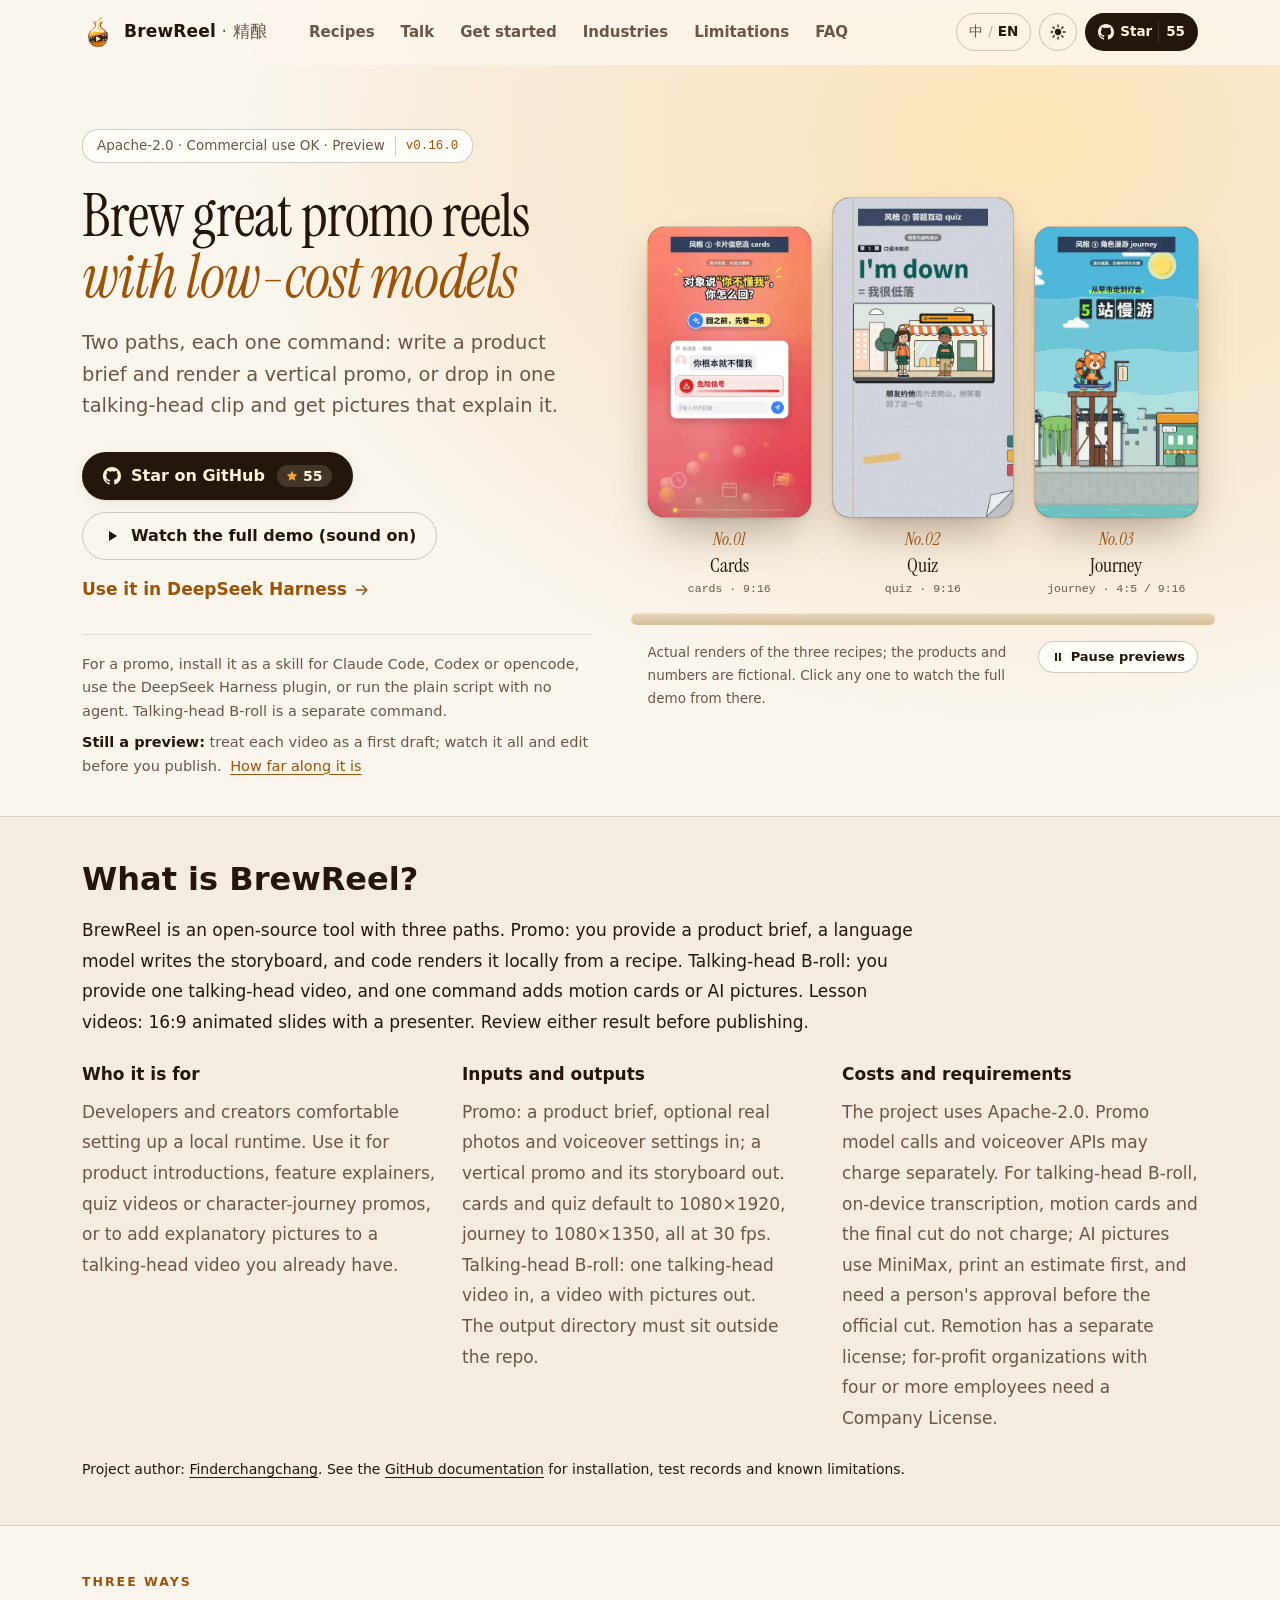
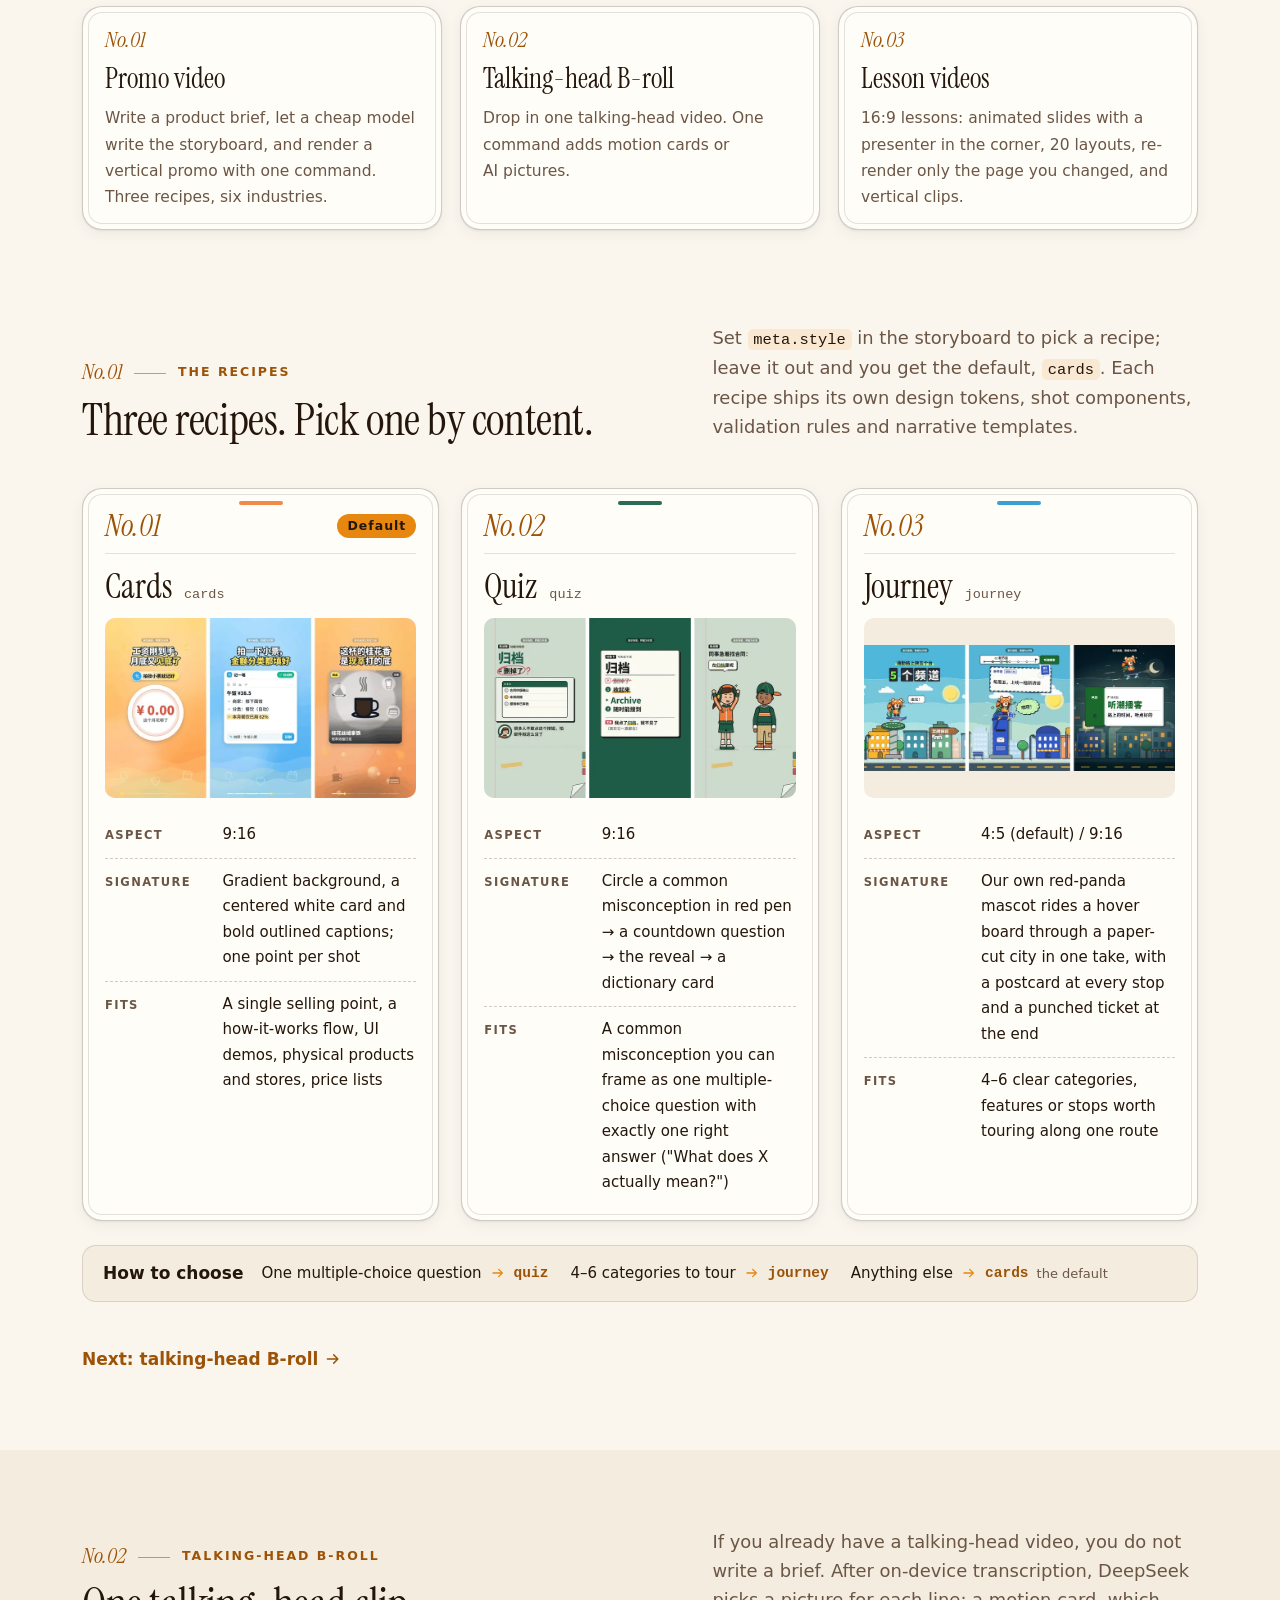
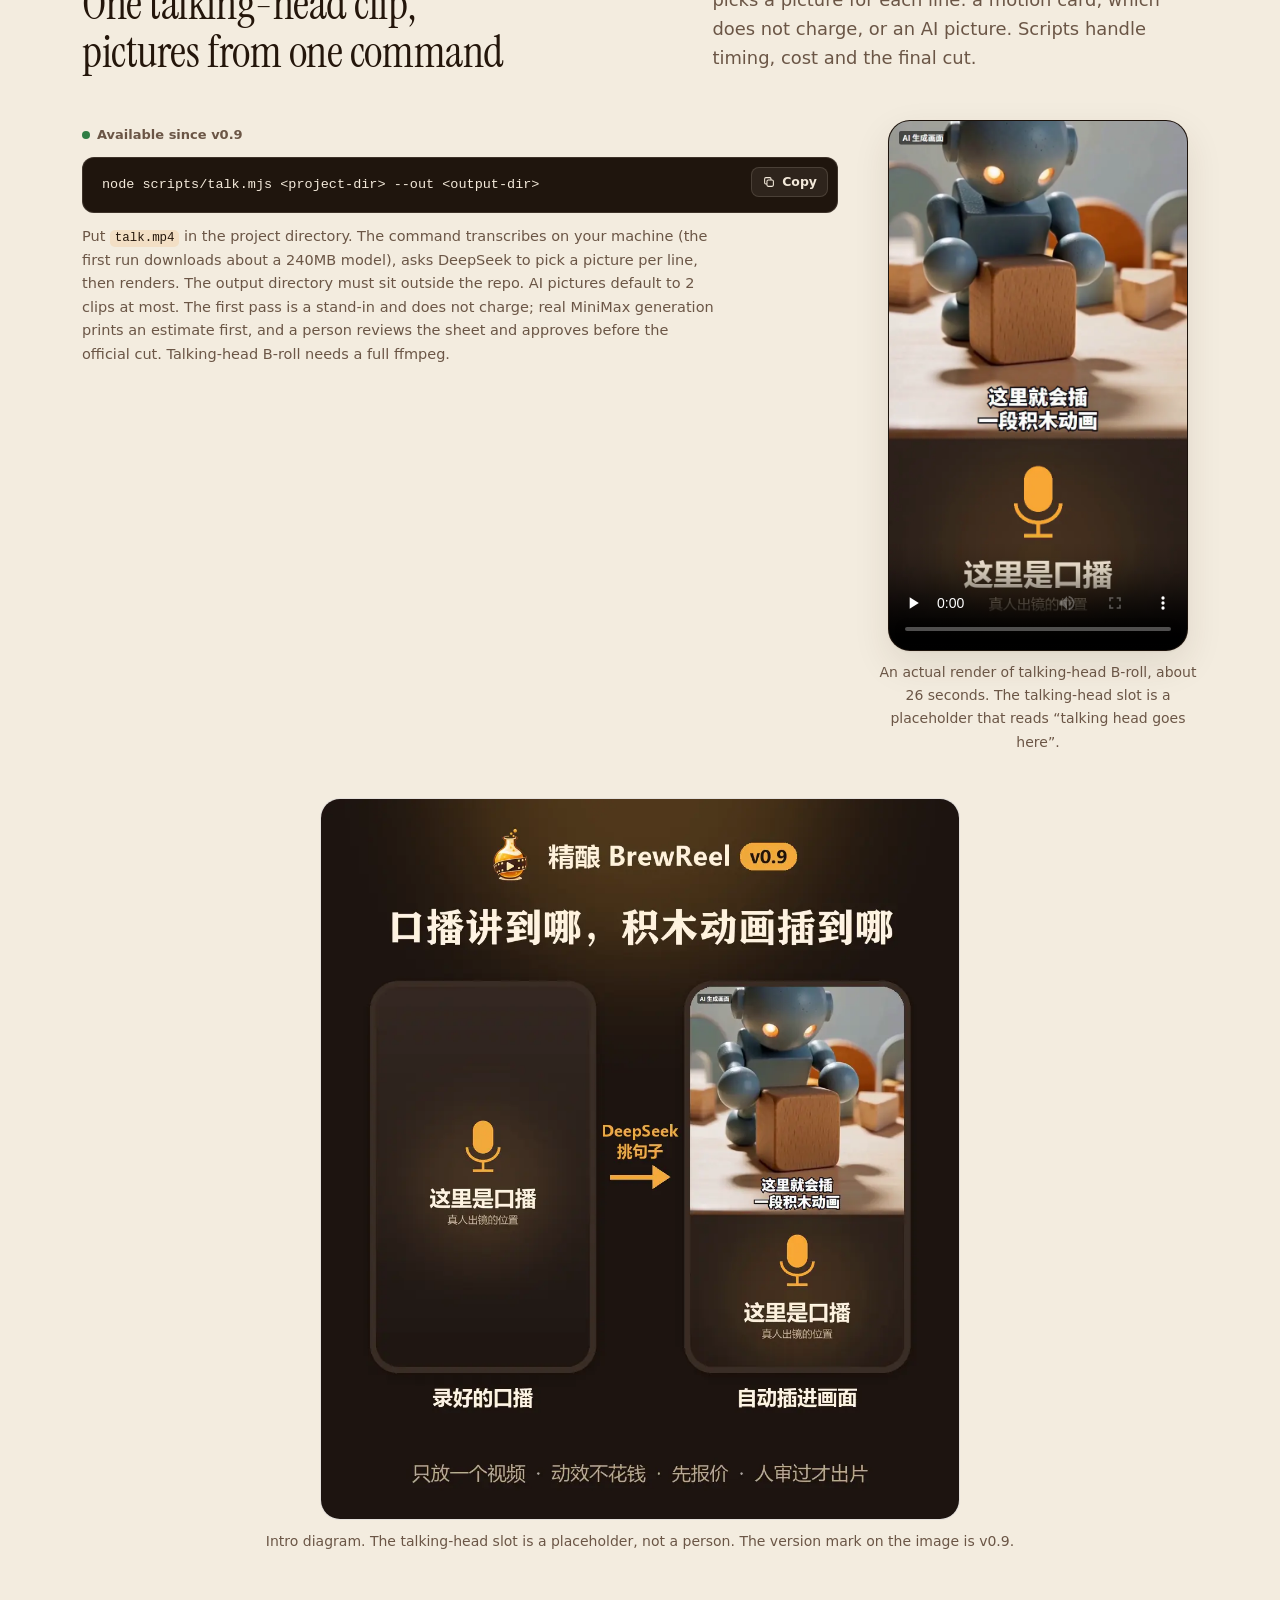
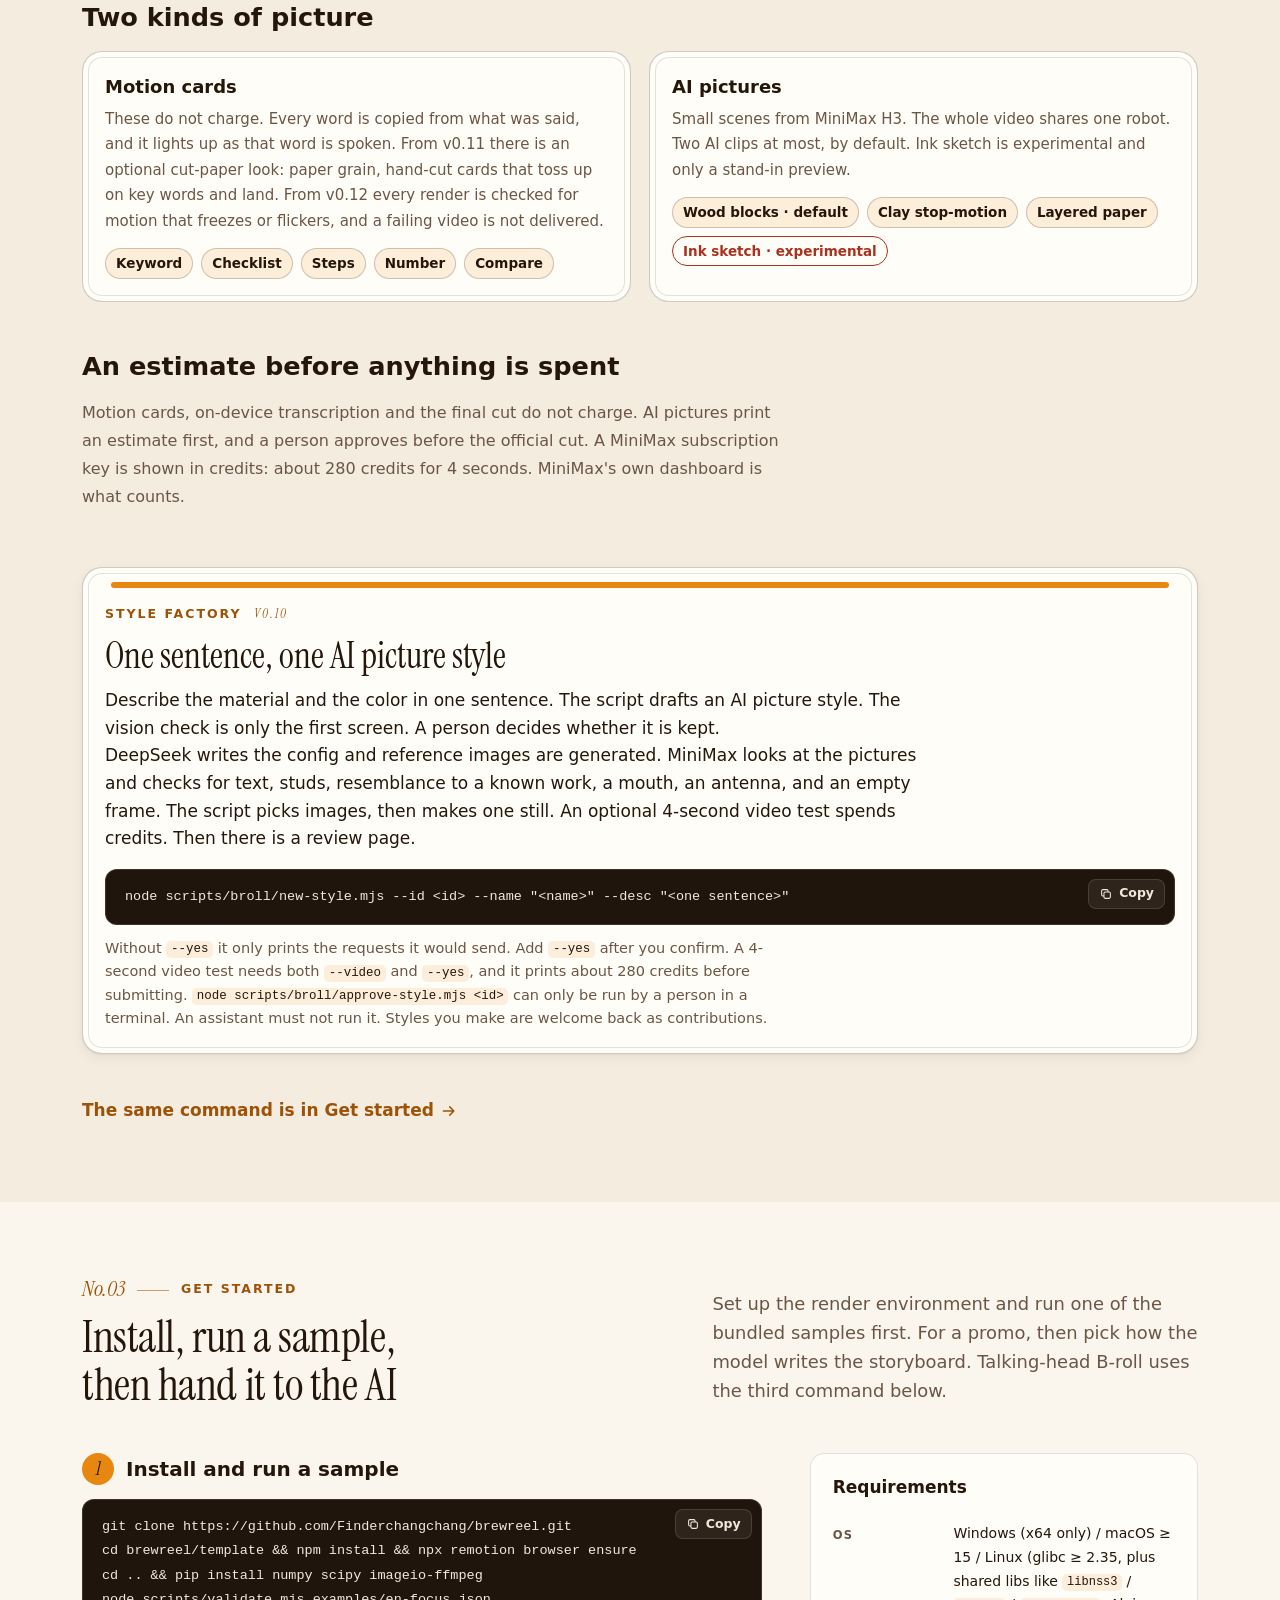
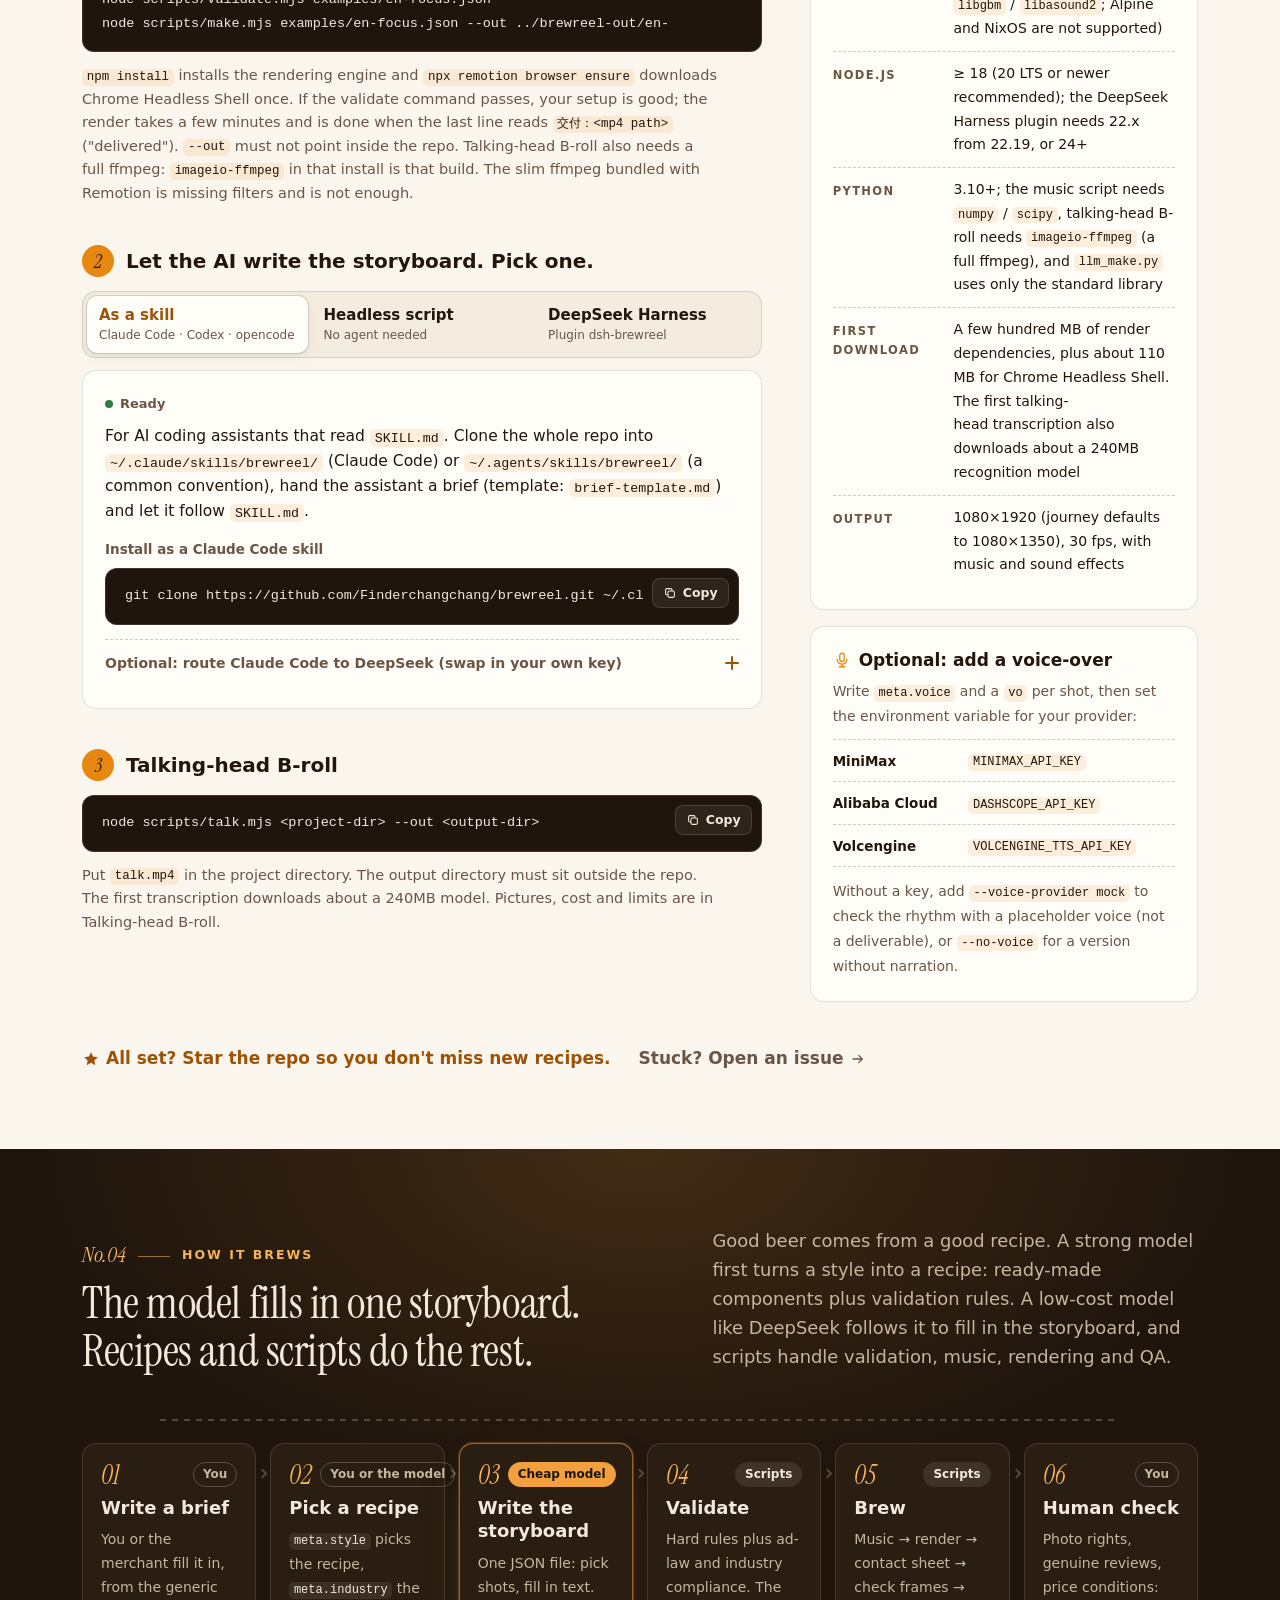
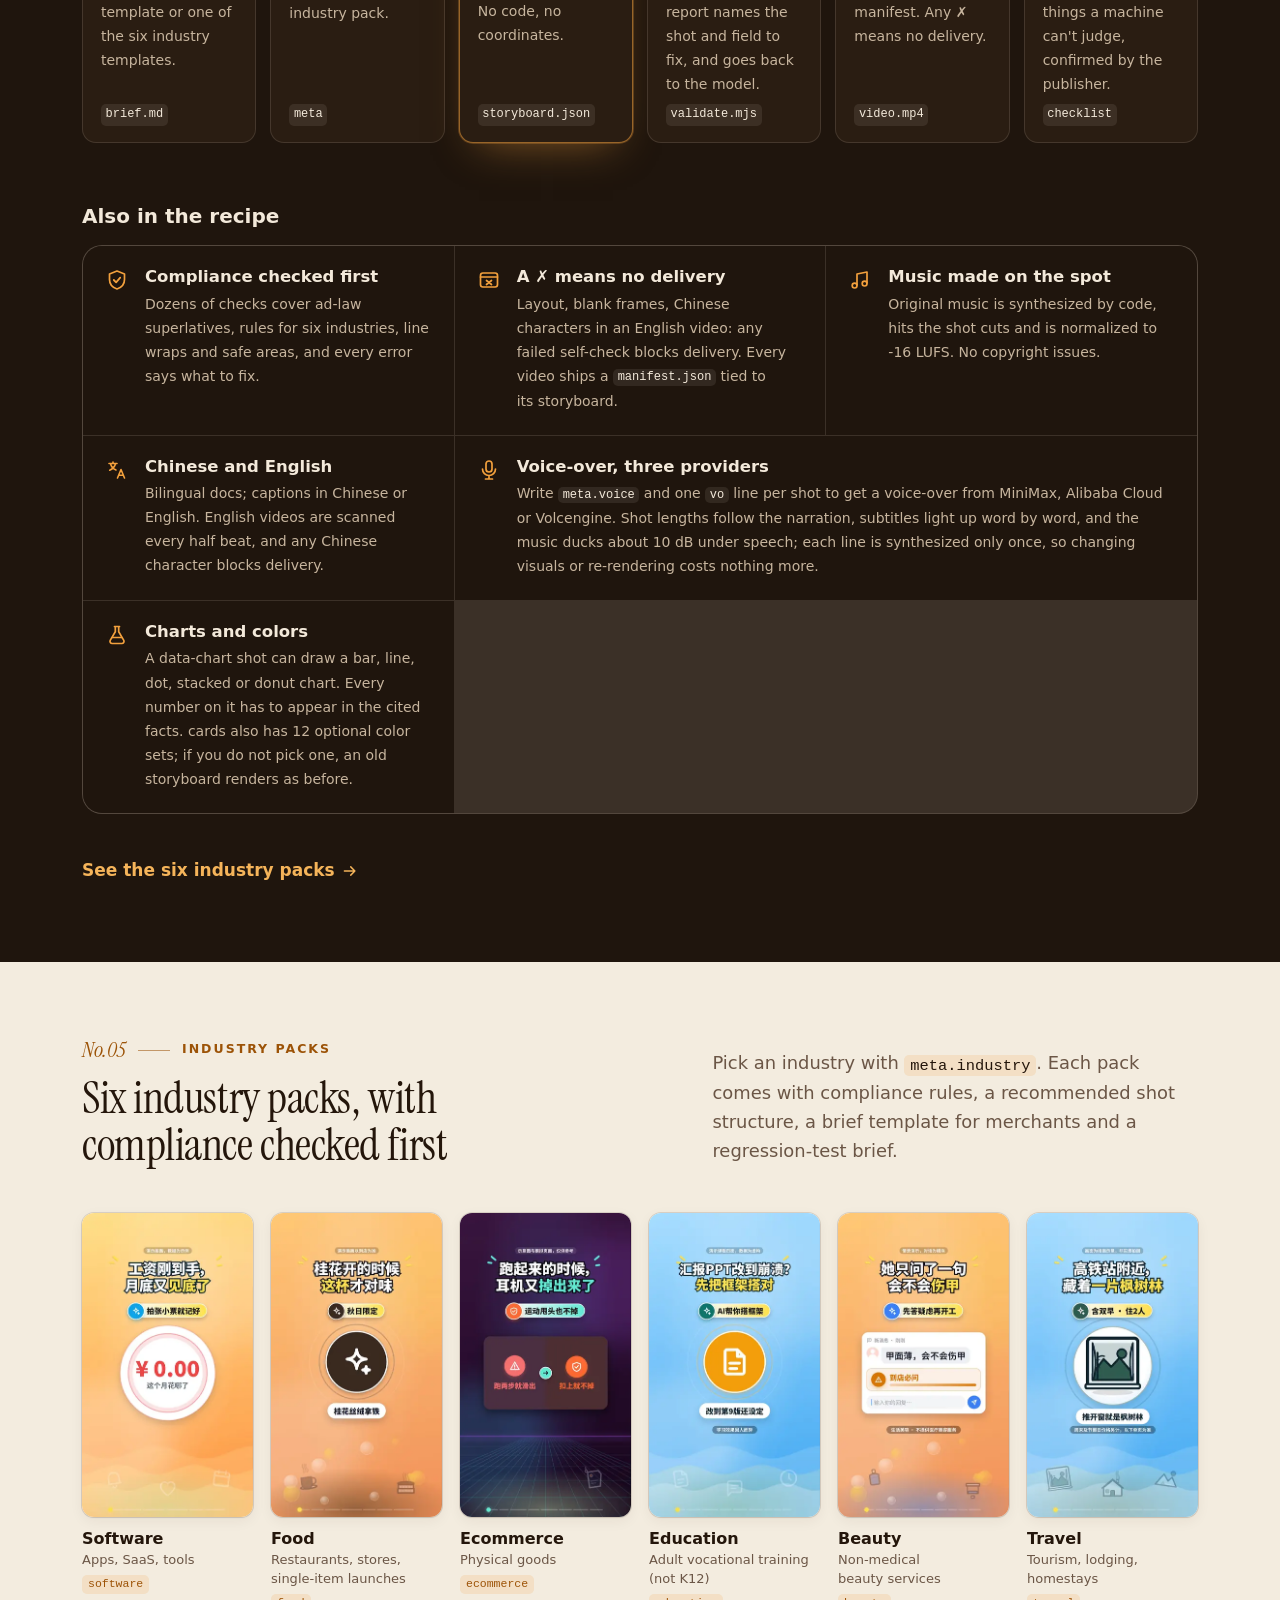
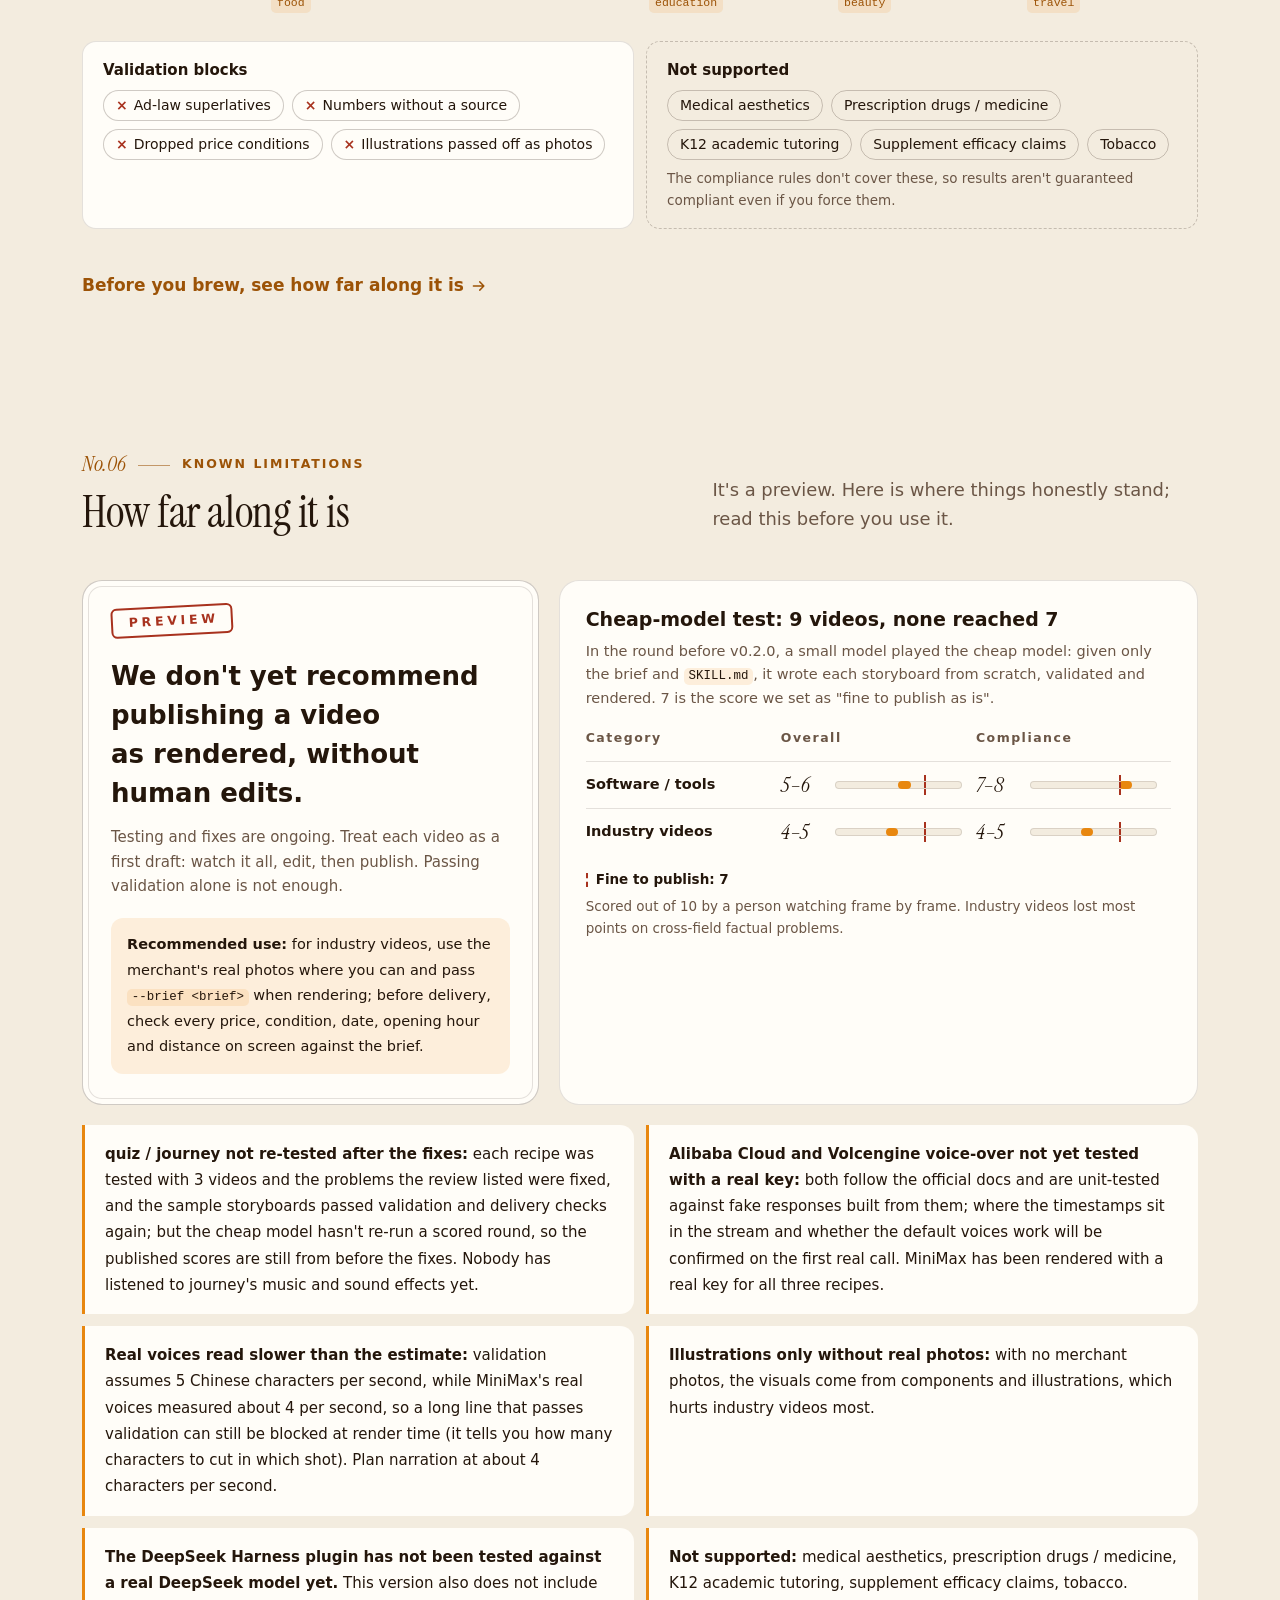
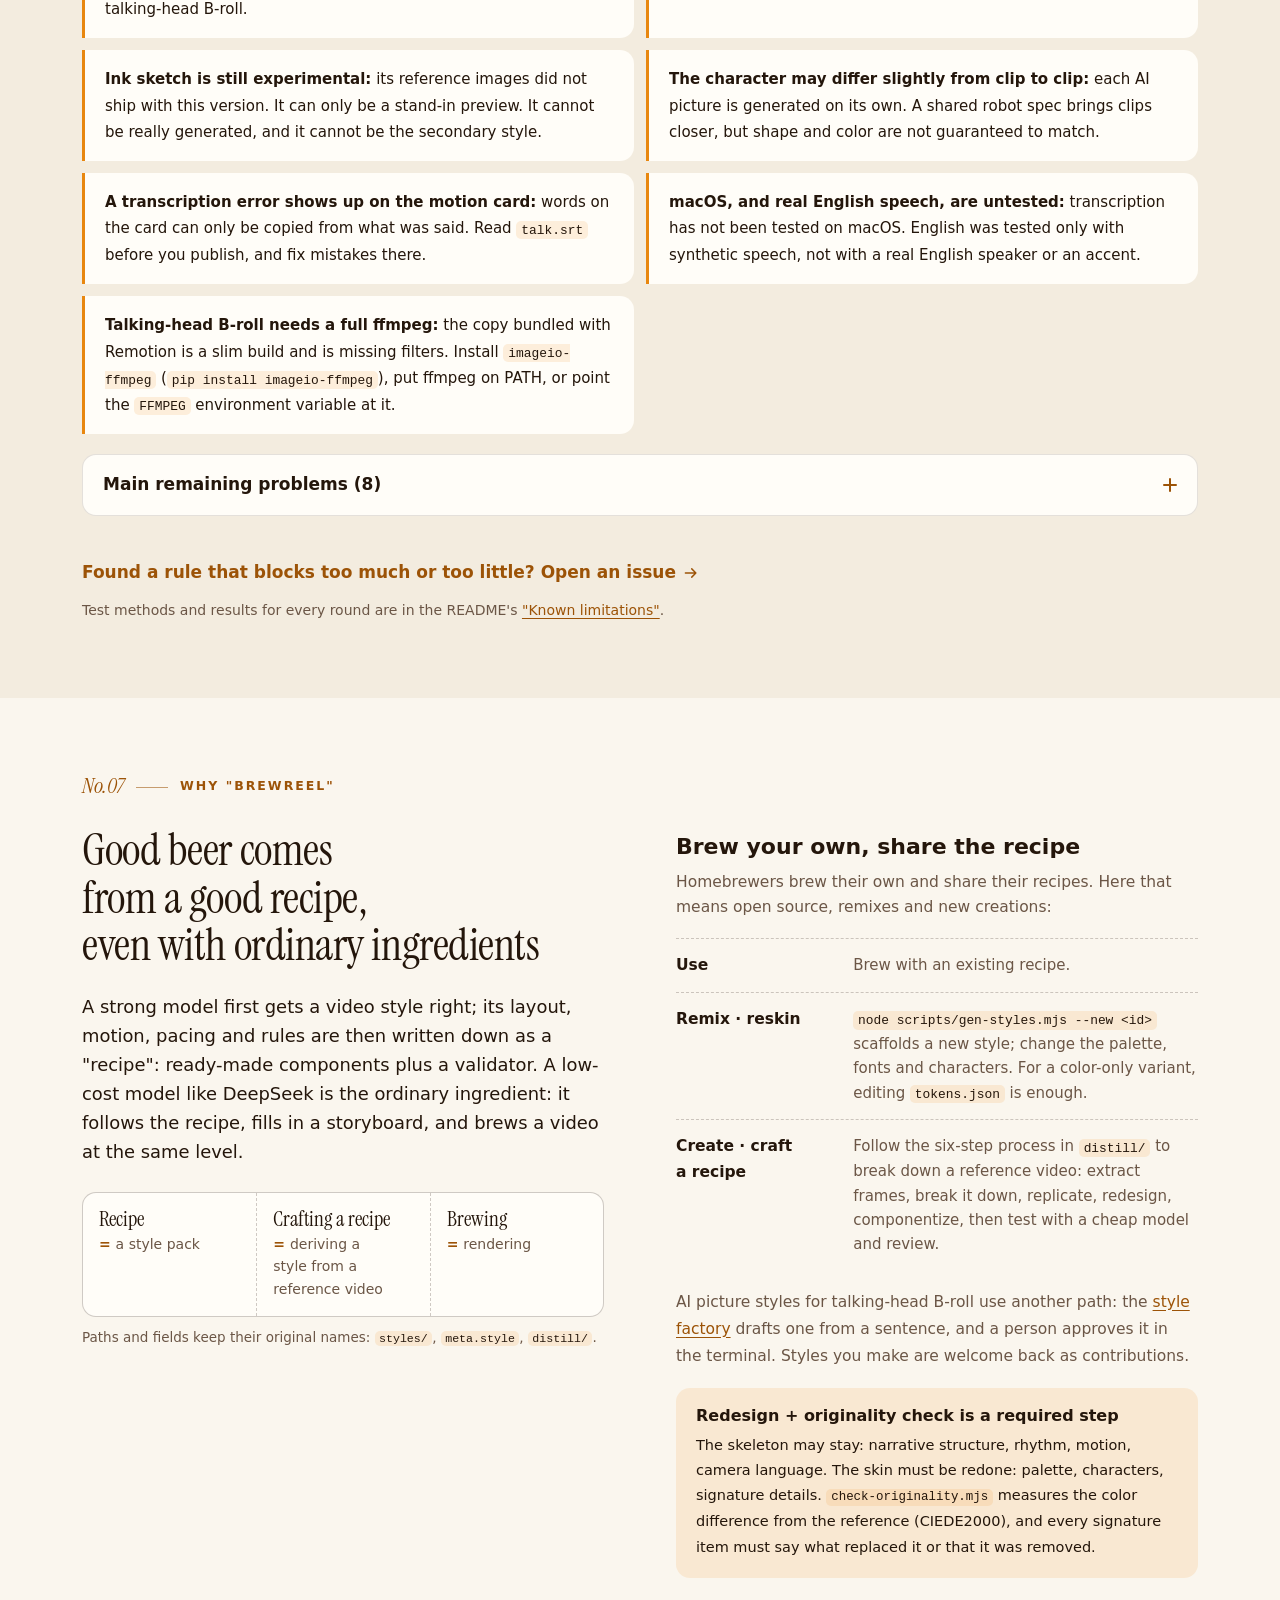
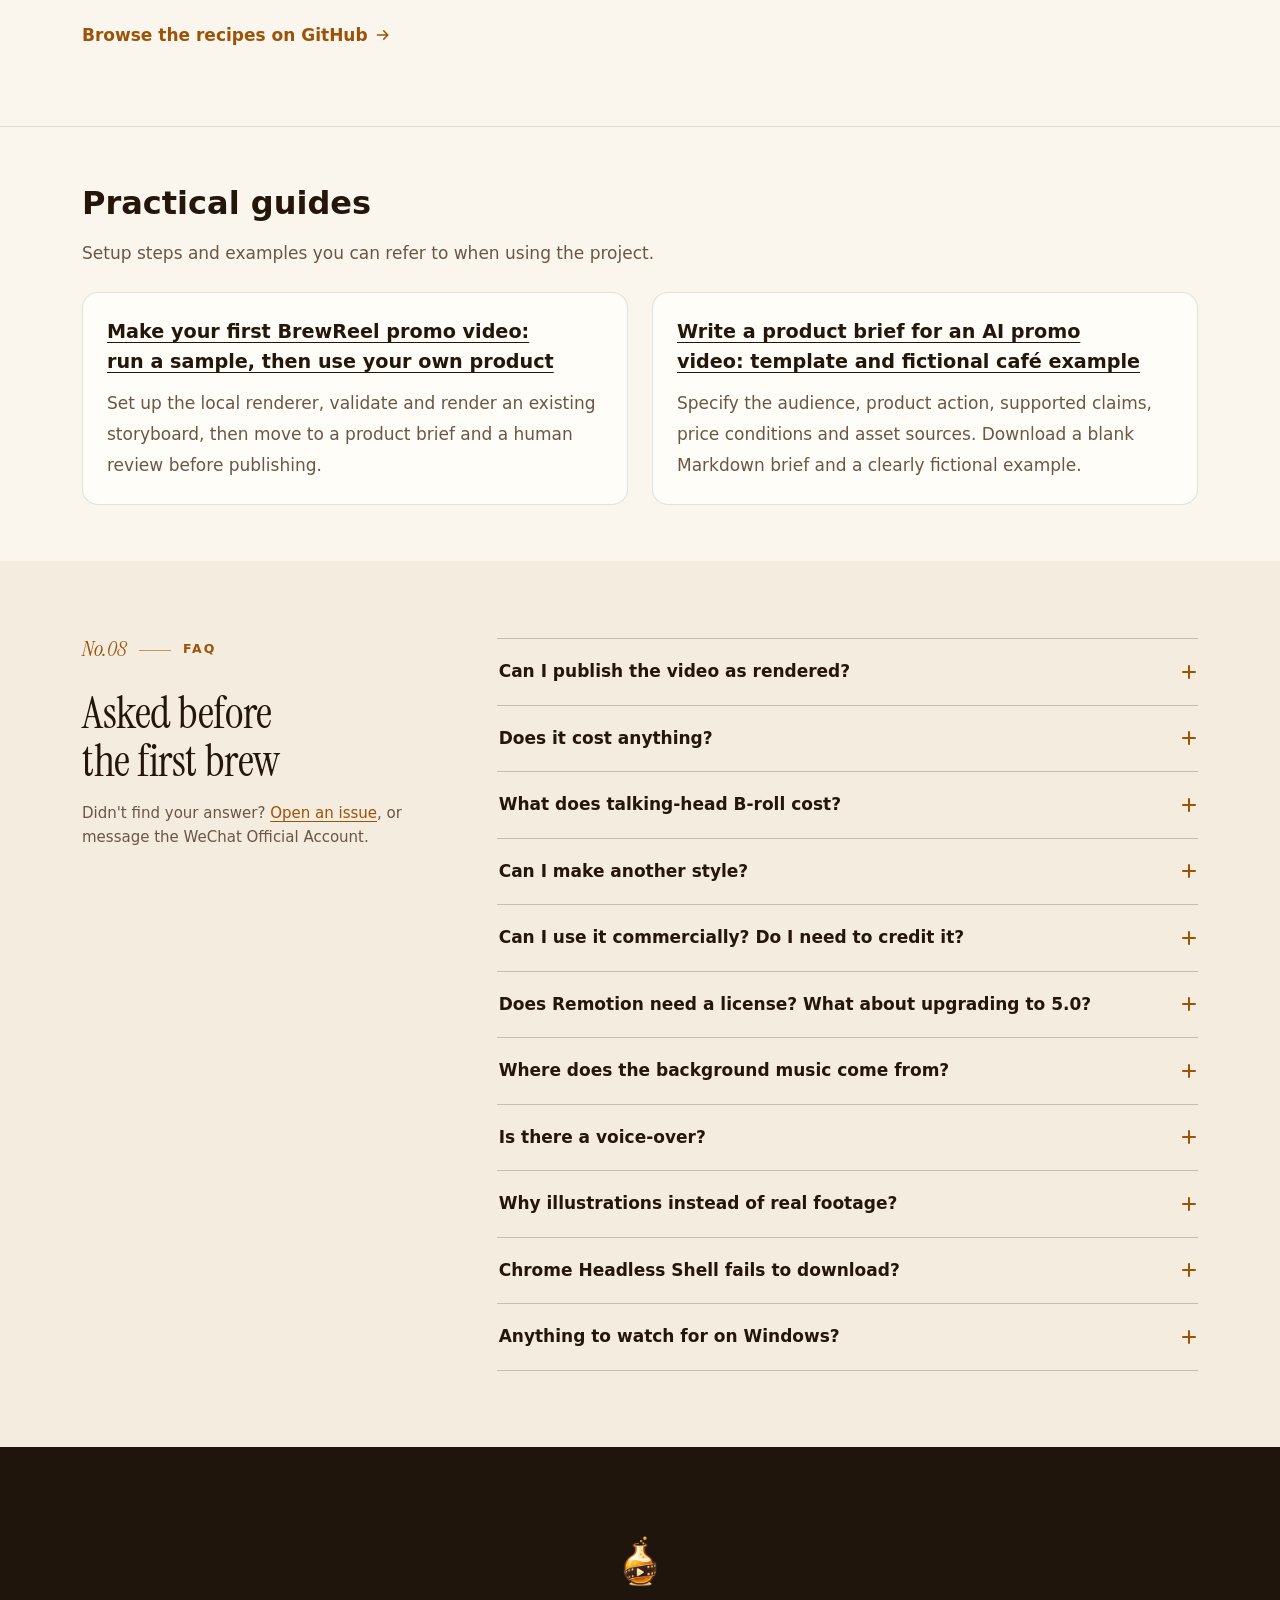
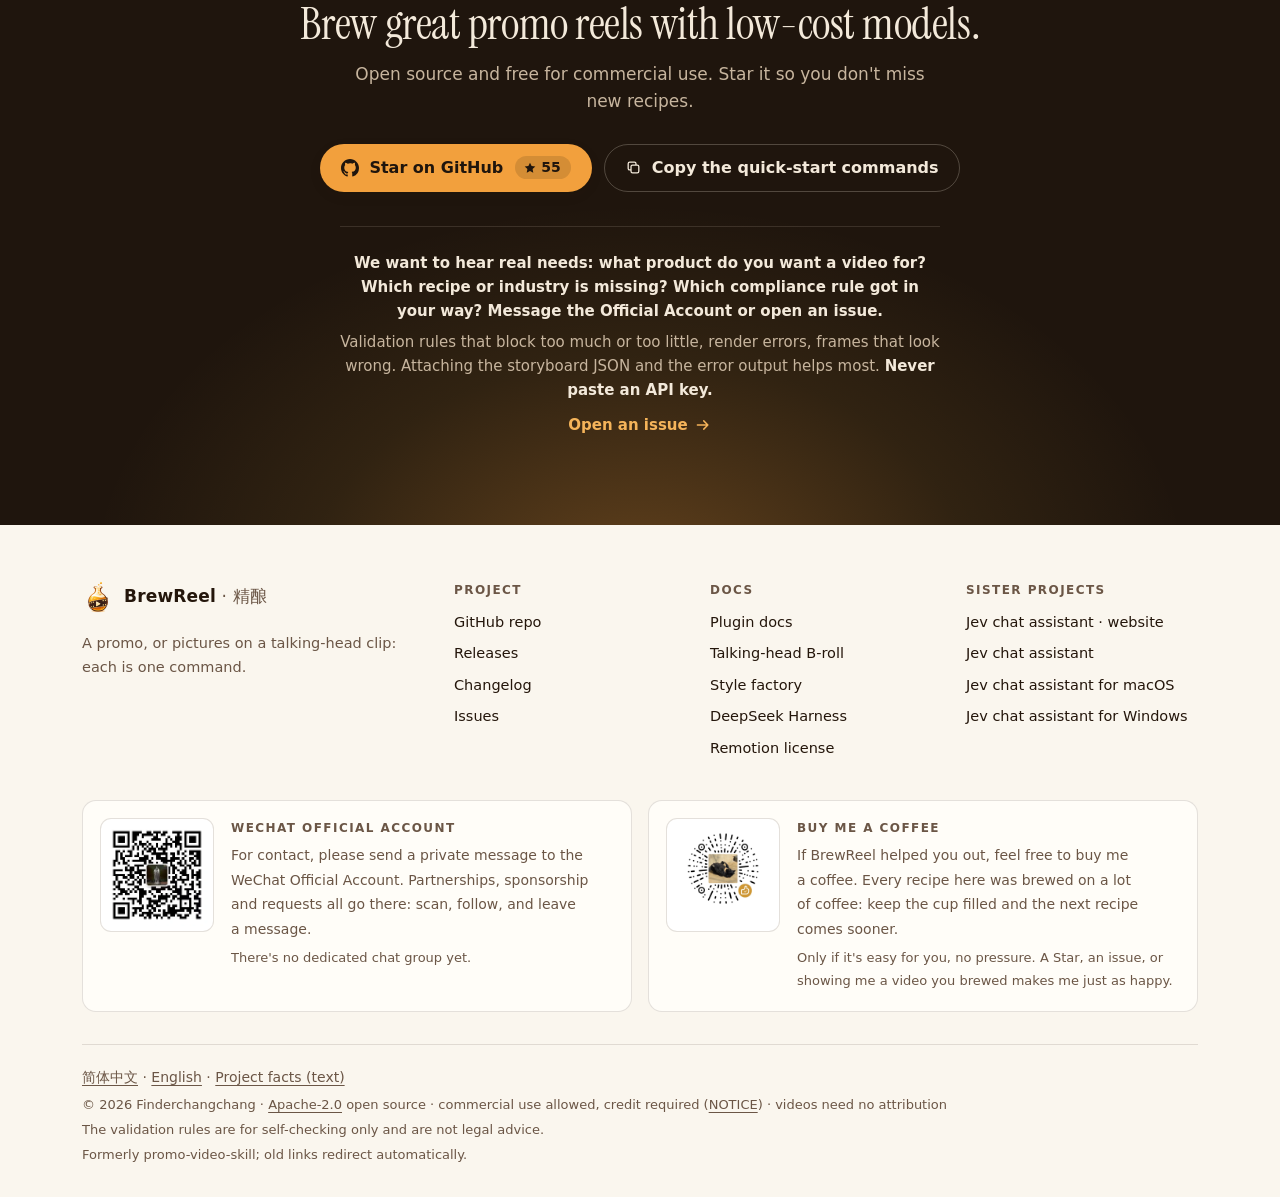
<file: en.html>
<!DOCTYPE html>
<html lang="en">
<head>
<meta charset="utf-8">
<meta name="viewport" content="width=device-width, initial-scale=1, viewport-fit=cover">
<title data-i18n="meta.title">BrewReel — Open-source promos and talking-head B-roll</title>
<meta name="description" content="BrewReel: write a product brief and render a vertical promo with one command, or drop in a talking-head clip and add pictures with one command, or make 16:9 lesson videos. Three recipes, six industry packs, optional voice-over, plus a style factory for talking-head pictures. Apache-2.0." data-i18n-attr="content:meta.desc">
<meta name="robots" content="index, follow, max-image-preview:large">
<link rel="canonical" href="https://brewreel.com/en.html">
<link rel="alternate" hreflang="zh-CN" href="https://brewreel.com/">
<link rel="alternate" hreflang="en" href="https://brewreel.com/en.html">
<link rel="alternate" hreflang="x-default" href="https://brewreel.com/">
<link rel="icon" href="assets/favicon.png" type="image/png">
<link rel="apple-touch-icon" href="assets/apple-touch-icon.png">
<meta name="theme-color" content="#faf6ee" media="(prefers-color-scheme: light)">
<meta name="theme-color" content="#15100c" media="(prefers-color-scheme: dark)">
<meta name="color-scheme" content="light dark">
<meta property="og:type" content="website">
<meta property="og:url" content="https://brewreel.com/en.html">
<meta property="og:site_name" content="精酿 · BrewReel">
<meta property="og:title" content="BrewReel — Open-source promos and talking-head B-roll" data-i18n-attr="content:meta.title">
<meta property="og:description" content="Write a brief for a vertical promo, or add pictures to a talking-head clip. Three recipes, six industry packs, Apache-2.0." data-i18n-attr="content:meta.ogDesc">
<meta property="og:image" content="https://brewreel.com/assets/og.jpg">
<meta property="og:image:width" content="1200">
<meta property="og:image:height" content="630">
<meta property="og:image:alt" content="BrewReel — Open-source promos and talking-head B-roll" data-i18n-attr="content:meta.title">
<meta property="og:locale" content="en_US" data-i18n-attr="content:meta.locale">
<meta property="og:locale:alternate" content="zh_CN" data-i18n-attr="content:meta.localeAlt">
<meta name="twitter:card" content="summary_large_image">
<meta name="twitter:title" content="BrewReel — Open-source promos and talking-head B-roll" data-i18n-attr="content:meta.title">
<meta name="twitter:description" content="Write a brief for a vertical promo, or add pictures to a talking-head clip. Three recipes, six industry packs, Apache-2.0." data-i18n-attr="content:meta.ogDesc">
<meta name="twitter:image" content="https://brewreel.com/assets/og.jpg">
<script type="application/ld+json" id="site-schema">
{
  "@context": "https://schema.org",
  "@graph": [
    {
      "@type": "Person",
      "@id": "https://brewreel.com/#author",
      "name": "Finderchangchang",
      "url": "https://github.com/Finderchangchang"
    },
    {
      "@type": "WebSite",
      "@id": "https://brewreel.com/#website",
      "url": "https://brewreel.com/",
      "name": "BrewReel · 精酿",
      "inLanguage": [
        "zh-CN",
        "en"
      ],
      "publisher": {
        "@id": "https://brewreel.com/#author"
      }
    },
    {
      "@type": "SoftwareSourceCode",
      "@id": "https://brewreel.com/#software",
      "name": "BrewReel · 精酿",
      "alternateName": [
        "BrewReel",
        "精酿"
      ],
      "url": "https://brewreel.com/",
      "description": "BrewReel is an open-source tool with three paths. Promo: you provide a product brief, a language model writes the storyboard, and code renders it locally from a recipe. Talking-head B-roll: you provide one talking-head video, and one command adds motion cards or AI pictures. Lesson videos: 16:9 animated slides with a presenter. Review either result before publishing.",
      "sameAs": [
        "https://github.com/Finderchangchang/brewreel"
      ],
      "author": {
        "@id": "https://brewreel.com/#author"
      },
      "codeRepository": "https://github.com/Finderchangchang/brewreel",
      "license": "https://github.com/Finderchangchang/brewreel/blob/main/LICENSE",
      "programmingLanguage": [
        "JavaScript",
        "TypeScript",
        "Python"
      ]
    },
    {
      "@type": "WebPage",
      "@id": "https://brewreel.com/en.html#webpage",
      "url": "https://brewreel.com/en.html",
      "name": "BrewReel — Open-source promos and talking-head B-roll",
      "description": "BrewReel: write a product brief and render a vertical promo with one command, or drop in a talking-head clip and add pictures with one command, or make 16:9 lesson videos. Three recipes, six industry packs, optional voice-over, plus a style factory for talking-head pictures. Apache-2.0.",
      "inLanguage": "en",
      "isPartOf": {
        "@id": "https://brewreel.com/#website"
      },
      "mainEntity": {
        "@id": "https://brewreel.com/#software"
      }
    }
  ]
}
</script>
<script>
  // Theme first; each language also has a complete, crawlable static HTML page.
  (function () {
    var d = document.documentElement;
    try {
      var theme = localStorage.getItem("brewreel-theme");
      if (theme === "dark" || theme === "light") d.setAttribute("data-theme", theme);
    } catch (e) {}
    var q = new URLSearchParams(location.search).get("lang");
    var saved = null;
    try { saved = localStorage.getItem("brewreel-lang"); } catch (e) {}
    var isEnglishPage = /\/en\.html$/.test(location.pathname);
    var next = q === "en" || q === "zh" ? q : (isEnglishPage ? "en" :
      (saved === "en" || saved === "zh" ? saved : "zh"));
    if ((next === "en") !== isEnglishPage) {
      var url = new URL(next === "en" ? "en.html" : "./", location.href);
      url.search = location.search;
      url.hash = location.hash;
      location.replace(url.href);
    }
  })();
</script>
<link rel="preconnect" href="https://fonts.googleapis.com">
<link rel="preconnect" href="https://fonts.gstatic.com" crossorigin>
<link rel="stylesheet" href="https://fonts.googleapis.com/css2?family=Instrument+Serif:ital@0;1&amp;display=swap" media="print" onload="this.media='all'">
<noscript><link rel="stylesheet" href="https://fonts.googleapis.com/css2?family=Instrument+Serif:ital@0;1&amp;display=swap"></noscript>
<link rel="stylesheet" href="style.css?v=20261012a">
<script defer src="i18n.js?v=20261012a"></script>
<script defer src="main.js?v=20261012a"></script>
<script defer src="https://umami.jisikeji.cn/script.js" data-website-id="c80c17ab-9413-4d0b-a359-171bc2a23bc9"></script>
</head>
<body>

<svg class="sprite" aria-hidden="true" focusable="false">
  <symbol id="i-github" viewBox="0 0 16 16"><path fill="currentColor" d="M8 0C3.58 0 0 3.58 0 8c0 3.54 2.29 6.53 5.47 7.59.4.07.55-.17.55-.38 0-.19-.01-.82-.01-1.49-2.01.37-2.53-.49-2.69-.94-.09-.23-.48-.94-.82-1.13-.28-.15-.68-.52-.01-.53.63-.01 1.08.58 1.23.82.72 1.21 1.87.87 2.33.66.07-.52.28-.87.51-1.07-1.78-.2-3.64-.89-3.64-3.95 0-.87.31-1.59.82-2.15-.08-.2-.36-1.02.08-2.12 0 0 .67-.21 2.2.82a7.4 7.4 0 0 1 2-.27c.68 0 1.36.09 2 .27 1.53-1.04 2.2-.82 2.2-.82.44 1.1.16 1.92.08 2.12.51.56.82 1.27.82 2.15 0 3.07-1.87 3.75-3.65 3.95.29.25.54.73.54 1.48 0 1.07-.01 1.93-.01 2.2 0 .21.15.46.55.38A8.01 8.01 0 0 0 16 8c0-4.42-3.58-8-8-8z"/></symbol>
  <symbol id="i-star" viewBox="0 0 24 24"><path fill="currentColor" d="M12 2.9l2.75 5.8 6.35.8-4.65 4.4 1.2 6.3L12 17.1l-5.65 3.1 1.2-6.3L2.9 9.5l6.35-.8z"/></symbol>
  <symbol id="i-play" viewBox="0 0 24 24"><path fill="currentColor" d="M8 5.2v13.6L18.8 12z"/></symbol>
  <symbol id="i-pause" viewBox="0 0 24 24"><path fill="currentColor" d="M7 5h3.4v14H7zM13.6 5H17v14h-3.4z"/></symbol>
  <symbol id="i-arrow" viewBox="0 0 24 24"><path d="M4.5 12h14M13 6.5l5.5 5.5-5.5 5.5" fill="none" stroke="currentColor" stroke-width="1.9" stroke-linecap="round" stroke-linejoin="round"/></symbol>
  <symbol id="i-copy" viewBox="0 0 24 24"><rect x="8.5" y="8.5" width="11" height="11" rx="2.2" fill="none" stroke="currentColor" stroke-width="1.8"/><path d="M15.5 8.5V6.7a2.2 2.2 0 0 0-2.2-2.2H6.7a2.2 2.2 0 0 0-2.2 2.2v6.6a2.2 2.2 0 0 0 2.2 2.2h1.8" fill="none" stroke="currentColor" stroke-width="1.8"/></symbol>
  <symbol id="i-check" viewBox="0 0 24 24"><path d="M5 12.5l4.3 4.3L19 7.2" fill="none" stroke="currentColor" stroke-width="2.1" stroke-linecap="round" stroke-linejoin="round"/></symbol>
  <symbol id="i-sun" viewBox="0 0 24 24"><circle cx="12" cy="12" r="4.2" fill="currentColor"/><path d="M12 2.6v2.4M12 19v2.4M2.6 12h2.4M19 12h2.4M5.3 5.3l1.7 1.7M17 17l1.7 1.7M18.7 5.3L17 7M7 17l-1.7 1.7" stroke="currentColor" stroke-width="1.7" stroke-linecap="round"/></symbol>
  <symbol id="i-moon" viewBox="0 0 24 24"><path fill="currentColor" d="M20 14.4A8.6 8.6 0 1 1 9.6 4a7 7 0 0 0 10.4 10.4z"/></symbol>
  <symbol id="i-menu" viewBox="0 0 24 24"><path d="M4 7h16M4 12h16M4 17h16" stroke="currentColor" stroke-width="1.8" stroke-linecap="round"/></symbol>
  <symbol id="i-close" viewBox="0 0 24 24"><path d="M6 6l12 12M18 6L6 18" stroke="currentColor" stroke-width="1.9" stroke-linecap="round"/></symbol>
  <symbol id="i-shield" viewBox="0 0 24 24"><path d="M12 3l7.5 3v5.6c0 4.3-3 8-7.5 9.4-4.5-1.4-7.5-5.1-7.5-9.4V6z" fill="none" stroke="currentColor" stroke-width="1.7" stroke-linejoin="round"/><path d="M8.8 12l2.3 2.3 4.1-4.6" fill="none" stroke="currentColor" stroke-width="1.8" stroke-linecap="round" stroke-linejoin="round"/></symbol>
  <symbol id="i-gate" viewBox="0 0 24 24"><rect x="3.5" y="5" width="17" height="14" rx="2.4" fill="none" stroke="currentColor" stroke-width="1.7"/><path d="M3.5 9h17M9.5 12.5l5 4M14.5 12.5l-5 4" fill="none" stroke="currentColor" stroke-width="1.7" stroke-linecap="round"/></symbol>
  <symbol id="i-music" viewBox="0 0 24 24"><path d="M9 17.5V6l10-2v11.5" fill="none" stroke="currentColor" stroke-width="1.7" stroke-linejoin="round"/><circle cx="6.6" cy="17.6" r="2.4" fill="none" stroke="currentColor" stroke-width="1.7"/><circle cx="16.6" cy="15.6" r="2.4" fill="none" stroke="currentColor" stroke-width="1.7"/></symbol>
  <symbol id="i-lang" viewBox="0 0 24 24"><path d="M4 5.5h8M8 4v1.5M5.5 5.5c.6 3 2.6 5.3 5.5 6.5M10.5 5.5c-.6 3-2.6 5.3-5.8 6.7" fill="none" stroke="currentColor" stroke-width="1.6" stroke-linecap="round"/><path d="M12.5 20l3.5-8.5 3.5 8.5M13.7 17.2h4.6" fill="none" stroke="currentColor" stroke-width="1.6" stroke-linecap="round" stroke-linejoin="round"/></symbol>
  <symbol id="i-code" viewBox="0 0 24 24"><path d="M8.5 7L4 12l4.5 5M15.5 7L20 12l-4.5 5M13.5 5l-3 14" fill="none" stroke="currentColor" stroke-width="1.7" stroke-linecap="round" stroke-linejoin="round"/></symbol>
  <symbol id="i-mic" viewBox="0 0 24 24"><rect x="9" y="3" width="6" height="11" rx="3" fill="none" stroke="currentColor" stroke-width="1.7"/><path d="M5.5 11a6.5 6.5 0 0 0 13 0M12 17.5V21M8.5 21h7" fill="none" stroke="currentColor" stroke-width="1.7" stroke-linecap="round"/></symbol>
  <symbol id="i-flask" viewBox="0 0 24 24"><path d="M9.5 3.5h5M10.3 3.5v5.3L5.2 17.4A2.2 2.2 0 0 0 7.1 20.5h9.8a2.2 2.2 0 0 0 1.9-3.1l-5.1-8.6V3.5" fill="none" stroke="currentColor" stroke-width="1.7" stroke-linecap="round" stroke-linejoin="round"/><path d="M7.4 14.5h9.2" stroke="currentColor" stroke-width="1.7" stroke-linecap="round"/></symbol>
</svg>

<a class="skip-link" href="#main" data-i18n="skip">Skip to main content</a>

<header class="nav" id="nav">
  <div class="wrap nav-inner">
    <a class="brand" href="#top" aria-label="BrewReel home" data-i18n-attr="aria-label:a.brand">
      <img src="assets/favicon.png" alt="" width="32" height="32" class="brand-mark">
      <span class="brand-name" data-i18n="brand.name">BrewReel<span class='brand-alt'> · 精酿</span></span>
    </a>

    <nav class="nav-menu" id="navMenu" aria-label="Main navigation" data-i18n-attr="aria-label:a.nav">
      <a href="#recipes" data-i18n="nav.recipes">Recipes</a>
      <a href="#talk" data-i18n="nav.talk">Talk</a>
      <a href="#start" data-i18n="nav.start">Get started</a>
      <a href="#industries" data-i18n="nav.industries">Industries</a>
      <a href="#limits" data-i18n="nav.limits">Limitations</a>
      <a href="#faq" data-i18n="nav.faq">FAQ</a>
    </nav>

    <div class="nav-actions">
      <button class="lang-btn" id="langBtn" type="button" data-umami-event="toggle-lang" aria-label="切换到中文" title="切换到中文" data-i18n-attr="aria-label:a.lang;title:a.lang"><span data-l="zh">中</span><span class="lang-sep" aria-hidden="true">/</span><span data-l="en">EN</span></button>
      <button class="icon-btn" id="themeBtn" type="button" aria-label="Toggle light and dark theme" title="Toggle light and dark theme" data-i18n-attr="aria-label:a.theme;title:a.theme">
        <svg class="ico ico-sun" aria-hidden="true" focusable="false"><use href="#i-sun"/></svg>
        <svg class="ico ico-moon" aria-hidden="true" focusable="false"><use href="#i-moon"/></svg>
      </button>
      <a class="nav-star" href="https://github.com/Finderchangchang/brewreel" target="_blank" rel="noopener" data-umami-event="click-github" data-umami-event-pos="nav" aria-label="Star BrewReel on GitHub" title="Star BrewReel on GitHub" data-i18n-attr="aria-label:a.star;title:a.star"><svg class="ico" aria-hidden="true" focusable="false"><use href="#i-github"/></svg><span class="nav-star-text">Star</span><b data-brew-stars>55</b></a>
      <button class="icon-btn burger" id="burger" type="button" aria-label="打开菜单" aria-expanded="false" aria-controls="navMenu"><svg class="ico" aria-hidden="true" focusable="false"><use href="#i-menu"/></svg></button>
    </div>
  </div>
</header>

<main id="main">

<!-- ============ 首屏：它是什么 + 片子长什么样 ============ -->
<section class="hero" id="top">
  <div class="wrap hero-grid">
    <div class="hero-copy">
      <p class="eyebrow"><span data-i18n="hero.eyebrow">Apache-2.0 · Commercial use OK · Preview</span><span class="eyebrow-ver" data-brew-version>v0.16.0</span></p>
      <h1 class="hero-title" data-i18n="hero.title">Brew great promo reels<br><span class='hl'>with low-cost models</span></h1>
      <p class="hero-sub" data-i18n="hero.sub">Two paths, each one command: write a product brief and render a vertical promo, or drop in one talking-head clip and get pictures that explain it.</p>

      <div class="cta-row">
        <a class="btn btn-primary" href="https://github.com/Finderchangchang/brewreel" target="_blank" rel="noopener" data-umami-event="click-github" data-umami-event-pos="hero">
          <svg class="ico" aria-hidden="true" focusable="false"><use href="#i-github"/></svg><span data-i18n="hero.star">Star on GitHub</span><span class="btn-count"><svg class="ico" aria-hidden="true" focusable="false"><use href="#i-star"/></svg><b data-brew-stars>55</b></span>
        </a>
        <a class="btn btn-ghost" href="assets/demo.mp4" data-demo-open data-demo-at="0"><svg class="ico" aria-hidden="true" focusable="false"><use href="#i-play"/></svg><span data-i18n="hero.demo">Watch the full demo (sound on)</span></a>
      </div>
      <p class="hero-dsh"><a class="link-arrow" href="#use-dsh" data-umami-event="click-dsh" data-umami-event-pos="hero"><span data-i18n="hero.dsh">Use it in DeepSeek Harness</span><svg class="ico" aria-hidden="true" focusable="false"><use href="#i-arrow"/></svg></a></p>

      <p class="hero-works" data-i18n="hero.works">For a promo, install it as a skill for Claude Code, Codex or opencode, use the DeepSeek Harness plugin, or run the plain script with no agent. Talking-head B-roll is a separate command.</p>
      <p class="hero-note" data-i18n="hero.note"><strong>Still a preview:</strong> treat each video as a first draft; watch it all and edit before you publish. <a href='#limits'>How far along it is</a></p>
    </div>

    <div class="hero-flight">
      <ul class="flight" aria-label="Actual renders of the three recipes" data-i18n-attr="aria-label:a.flight">
        <li class="tap tap-cards">
          <a class="tap-screen" href="assets/demo.mp4#t=2.4" data-demo-open data-demo-at="2.4" data-recipe="cards" aria-label="Play the full demo with sound, starting at the cards recipe" data-i18n-attr="aria-label:a.tap1">
            <video class="loop" muted loop playsinline preload="none" poster="assets/reel-cards.webp" width="432" height="768" aria-hidden="true" tabindex="-1"><source src="assets/reel-cards.mp4" type="video/mp4"></video>
            <span class="tap-play" aria-hidden="true"><svg class="ico" focusable="false"><use href="#i-play"/></svg></span>
          </a>
          <p class="tap-label"><span class="tap-no">No.01</span><span class="tap-name" data-i18n="r.cards.name">Cards</span><span class="tap-meta">cards<span class="tap-ratio"> · 9:16</span></span></p>
        </li>
        <li class="tap tap-quiz">
          <a class="tap-screen" href="assets/demo.mp4#t=11.9" data-demo-open data-demo-at="11.9" data-recipe="quiz" aria-label="Play the full demo with sound, starting at the quiz recipe" data-i18n-attr="aria-label:a.tap2">
            <video class="loop" muted loop playsinline preload="none" poster="assets/reel-quiz.webp" width="432" height="768" aria-hidden="true" tabindex="-1"><source src="assets/reel-quiz.mp4" type="video/mp4"></video>
            <span class="tap-play" aria-hidden="true"><svg class="ico" focusable="false"><use href="#i-play"/></svg></span>
          </a>
          <p class="tap-label"><span class="tap-no">No.02</span><span class="tap-name" data-i18n="r.quiz.name">Quiz</span><span class="tap-meta">quiz<span class="tap-ratio"> · 9:16</span></span></p>
        </li>
        <li class="tap tap-journey">
          <a class="tap-screen" href="assets/demo.mp4#t=27.4" data-demo-open data-demo-at="27.4" data-recipe="journey" aria-label="Play the full demo with sound, starting at the journey recipe" data-i18n-attr="aria-label:a.tap3">
            <video class="loop" muted loop playsinline preload="none" poster="assets/reel-journey.webp" width="432" height="768" aria-hidden="true" tabindex="-1"><source src="assets/reel-journey.mp4" type="video/mp4"></video>
            <span class="tap-play" aria-hidden="true"><svg class="ico" focusable="false"><use href="#i-play"/></svg></span>
          </a>
          <p class="tap-label"><span class="tap-no">No.03</span><span class="tap-name" data-i18n="r.journey.name">Journey</span><span class="tap-meta">journey<span class="tap-ratio"> · 4:5 / 9:16</span></span></p>
        </li>
      </ul>
      <div class="flight-foot">
        <p class="flight-cap" data-i18n="flight.cap">Actual renders of the three recipes; the products and numbers are fictional. Click any one to watch the full demo from there.</p>
        <button class="chip-btn" id="flightToggle" type="button" aria-pressed="false" hidden><svg class="ico ico-pause" aria-hidden="true" focusable="false"><use href="#i-pause"/></svg><svg class="ico ico-play" aria-hidden="true" focusable="false"><use href="#i-play"/></svg><span id="flightToggleLabel">暂停预览</span></button>
      </div>
    </div>
  </div>
</section>

<section class="product-facts" id="about" aria-labelledby="facts-title">
  <div class="wrap">
    <h2 id="facts-title" data-i18n="facts.title">What is BrewReel?</h2>
    <p class="facts-intro" data-i18n="facts.desc">BrewReel is an open-source tool with three paths. Promo: you provide a product brief, a language model writes the storyboard, and code renders it locally from a recipe. Talking-head B-roll: you provide one talking-head video, and one command adds motion cards or AI pictures. Lesson videos: 16:9 animated slides with a presenter. Review either result before publishing.</p>
    <dl class="facts-grid">
      <div><dt data-i18n="facts.use.label">Who it is for</dt><dd data-i18n="facts.use">Developers and creators comfortable setting up a local runtime. Use it for product introductions, feature explainers, quiz videos or character-journey promos, or to add explanatory pictures to a talking-head video you already have.</dd></div>
      <div><dt data-i18n="facts.scope.label">Inputs and outputs</dt><dd data-i18n="facts.scope">Promo: a product brief, optional real photos and voiceover settings in; a vertical promo and its storyboard out. cards and quiz default to 1080×1920, journey to 1080×1350, all at 30 fps. Talking-head B-roll: one talking-head video in, a video with pictures out. The output directory must sit outside the repo.</dd></div>
      <div><dt data-i18n="facts.cost.label">Costs and requirements</dt><dd data-i18n="facts.cost">The project uses Apache-2.0. Promo model calls and voiceover APIs may charge separately. For talking-head B-roll, on-device transcription, motion cards and the final cut do not charge; AI pictures use MiniMax, print an estimate first, and need a person's approval before the official cut. Remotion has a separate license; for-profit organizations with four or more employees need a Company License.</dd></div>
    </dl>
    <p class="facts-source" data-i18n="facts.source">Project author: <a href='https://github.com/Finderchangchang' target='_blank' rel='noopener'>Finderchangchang</a>. See the <a href='https://github.com/Finderchangchang/brewreel' target='_blank' rel='noopener' data-umami-event='click-github' data-umami-event-pos='facts'>GitHub documentation</a> for installation, test records and known limitations.</p>
  </div>
</section>



<section class="modes" aria-labelledby="modes-title">
  <div class="wrap">
    <h2 id="modes-title" class="modes-title" data-i18n="modes.title">Three ways</h2>
    <div class="modes-grid">
      <a class="mode" href="#recipes" data-mode="promo">
        <span class="mode-no">No.01</span>
        <strong data-i18n="hero.mode1">Promo video</strong>
        <p data-i18n="hero.mode1d">Write a product brief, let a cheap model write the storyboard, and render a vertical promo with one command. Three recipes, six industries.</p>
      </a>
      <a class="mode" href="#talk" data-mode="talk">
        <span class="mode-no">No.02</span>
        <strong data-i18n="hero.mode2">Talking-head B-roll</strong>
        <p data-i18n="hero.mode2d">Drop in one talking-head video. One command adds motion cards or AI pictures.</p>
      </a>
      <a class="mode" href="https://github.com/Finderchangchang/brewreel/blob/main/docs/lesson.md" data-mode="lesson" target="_blank" rel="noopener">
        <span class="mode-no">No.03</span>
        <strong data-i18n="hero.mode3">Lesson videos</strong>
        <p data-i18n="hero.mode3d">16:9 lessons: animated slides with a presenter in the corner, 20 layouts, re-render only the page you changed, and vertical clips.</p>
      </a>
    </div>
  </div>
</section>

<!-- ============ 01 配方单：片子长什么样 ============ -->
<section class="sec" id="recipes" aria-labelledby="recipes-title">
  <div class="wrap">
    <header class="sec-head rv">
      <div>
        <p class="kicker"><span class="kicker-no">No.01</span><span data-i18n="rec.kicker">The recipes</span></p>
        <h2 id="recipes-title" data-i18n="rec.title">Three recipes. Pick one by content.</h2>
      </div>
      <p class="lead" data-i18n="rec.lead">Set <code>meta.style</code> in the storyboard to pick a recipe; leave it out and you get the default, <code>cards</code>. Each recipe ships its own design tokens, shot components, validation rules and narrative templates.</p>
    </header>

    <div class="labels">
      <article class="label label-cards rv" id="recipe-cards">
        <header class="label-head"><span class="label-no">No.01</span><span class="label-badge" data-i18n="rec.default">Default</span></header>
        <h3 class="label-name"><span data-i18n="r.cards.name">Cards</span><code class="label-id">cards</code></h3>
        <div class="label-strip"><img src="assets/style-cards.webp" width="760" height="440" loading="lazy" decoding="async" alt="The cards recipe: three actual rendered frames" data-i18n-attr="alt:r.cards.alt"></div>
        <dl class="specs">
          <div><dt data-i18n="rec.k.ratio">Aspect</dt><dd>9:16</dd></div>
          <div><dt data-i18n="rec.k.look">Signature</dt><dd data-i18n="r.cards.look">Gradient background, a centered white card and bold outlined captions; one point per shot</dd></div>
          <div><dt data-i18n="rec.k.fit">Fits</dt><dd data-i18n="r.cards.fit">A single selling point, a how-it-works flow, UI demos, physical products and stores, price lists</dd></div>
        </dl>
      </article>

      <article class="label label-quiz rv" id="recipe-quiz">
        <header class="label-head"><span class="label-no">No.02</span></header>
        <h3 class="label-name"><span data-i18n="r.quiz.name">Quiz</span><code class="label-id">quiz</code></h3>
        <div class="label-strip"><img src="assets/style-quiz.webp" width="760" height="440" loading="lazy" decoding="async" alt="The quiz recipe: three actual rendered frames" data-i18n-attr="alt:r.quiz.alt"></div>
        <dl class="specs">
          <div><dt data-i18n="rec.k.ratio">Aspect</dt><dd>9:16</dd></div>
          <div><dt data-i18n="rec.k.look">Signature</dt><dd data-i18n="r.quiz.look">Circle a common misconception in red pen → a countdown question → the reveal → a dictionary card</dd></div>
          <div><dt data-i18n="rec.k.fit">Fits</dt><dd data-i18n="r.quiz.fit">A common misconception you can frame as one multiple-choice question with exactly one right answer ("What does X actually mean?")</dd></div>
        </dl>
      </article>

      <article class="label label-journey rv" id="recipe-journey">
        <header class="label-head"><span class="label-no">No.03</span></header>
        <h3 class="label-name"><span data-i18n="r.journey.name">Journey</span><code class="label-id">journey</code></h3>
        <div class="label-strip"><img src="assets/style-journey.webp" width="760" height="309" loading="lazy" decoding="async" alt="The journey recipe: three actual rendered frames" data-i18n-attr="alt:r.journey.alt"></div>
        <dl class="specs">
          <div><dt data-i18n="rec.k.ratio">Aspect</dt><dd data-i18n="r.journey.ratio">4:5 (default) / 9:16</dd></div>
          <div><dt data-i18n="rec.k.look">Signature</dt><dd data-i18n="r.journey.look">Our own red-panda mascot rides a hover board through a paper-cut city in one take, with a postcard at every stop and a punched ticket at the end</dd></div>
          <div><dt data-i18n="rec.k.fit">Fits</dt><dd data-i18n="r.journey.fit">4–6 clear categories, features or stops worth touring along one route</dd></div>
        </dl>
      </article>
    </div>

    <div class="pick rv">
      <p class="pick-title" data-i18n="rec.pick">How to choose</p>
      <ol class="pick-list">
        <li><span data-i18n="rec.pick1">One multiple-choice question</span><svg class="ico" aria-hidden="true" focusable="false"><use href="#i-arrow"/></svg><code>quiz</code></li>
        <li><span data-i18n="rec.pick2">4–6 categories to tour</span><svg class="ico" aria-hidden="true" focusable="false"><use href="#i-arrow"/></svg><code>journey</code></li>
        <li><span data-i18n="rec.pick3">Anything else</span><svg class="ico" aria-hidden="true" focusable="false"><use href="#i-arrow"/></svg><code>cards</code><small data-i18n="rec.pick3note">the default</small></li>
      </ol>
    </div>

    <p class="sec-next"><a class="link-arrow" href="#talk"><span data-i18n="rec.next">Next: talking-head B-roll</span><svg class="ico" aria-hidden="true" focusable="false"><use href="#i-arrow"/></svg></a></p>
  </div>
</section>


<!-- ============ 02 口播配画面 ============ -->
<section class="sec sec-tint" id="talk" aria-labelledby="talk-title">
  <div class="wrap">
    <header class="sec-head rv">
      <div>
        <p class="kicker"><span class="kicker-no">No.02</span><span data-i18n="talk.kicker">Talking-head B-roll</span></p>
        <h2 id="talk-title" data-i18n="talk.title">One talking-head clip,<br>pictures from one command</h2>
      </div>
      <p class="lead" data-i18n="talk.lead">If you already have a talking-head video, you do not write a brief. After on-device transcription, DeepSeek picks a picture for each line: a motion card, which does not charge, or an AI picture. Scripts handle timing, cost and the final cut.</p>
    </header>

    <div class="talk-grid rv">
      <div class="talk-copy">
        <p class="status"><i class="dot dot-ok"></i><span data-i18n="talk.status">Available since v0.9</span></p>
        <div class="code">
          <pre><code data-i18n="code.talk">node scripts/talk.mjs &lt;project-dir&gt; --out &lt;output-dir&gt;</code></pre>
          <button class="copy" type="button" data-copy data-umami-event="copy-install" data-umami-event-block="talk" aria-label="Copy command" data-i18n-attr="aria-label:a.copy"><svg class="ico i-copy" aria-hidden="true" focusable="false"><use href="#i-copy"/></svg><svg class="ico i-check" aria-hidden="true" focusable="false"><use href="#i-check"/></svg><span data-i18n="ui.copy">Copy</span></button>
        </div>
        <p class="step-note" data-i18n="talk.cmdNote">Put <code>talk.mp4</code> in the project directory. The command transcribes on your machine (the first run downloads about a 240MB model), asks DeepSeek to pick a picture per line, then renders. The output directory must sit outside the repo. AI pictures default to 2 clips at most. The first pass is a stand-in and does not charge; real MiniMax generation prints an estimate first, and a person reviews the sheet and approves before the official cut. Talking-head B-roll needs a full ffmpeg.</p>
      </div>
      <figure class="talk-player">
        <video id="talkDemo" controls playsinline preload="none" poster="assets/talk-poster.webp" width="720" height="1280" aria-label="Talking-head B-roll demo: a placeholder speaker, with motion cards and a wood-block AI picture" data-i18n-attr="aria-label:talk.videoLabel">
          <source src="assets/talk-demo.mp4" type="video/mp4">
        </video>
        <figcaption data-i18n="talk.cap">An actual render of talking-head B-roll, about 26 seconds. The talking-head slot is a placeholder that reads “talking head goes here”.</figcaption>
      </figure>
    </div>

    <figure class="talk-intro rv">
      <img src="assets/talk-intro.webp" width="1080" height="1220" alt="Talking-head B-roll diagram: a placeholder speaker on the left, a wood-block AI picture on the right" data-i18n-attr="alt:talk.introAlt" loading="lazy" decoding="async">
      <figcaption data-i18n="talk.introCap">Intro diagram. The talking-head slot is a placeholder, not a person. The version mark on the image is v0.9.</figcaption>
    </figure>

    <h3 class="talk-h rv" data-i18n="talk.two">Two kinds of picture</h3>
    <div class="talk-kinds rv">
      <article class="kind">
        <h4 data-i18n="talk.motion">Motion cards</h4>
        <p data-i18n="talk.motionD">These do not charge. Every word is copied from what was said, and it lights up as that word is spoken. From v0.11 there is an optional cut-paper look: paper grain, hand-cut cards that toss up on key words and land. From v0.12 every render is checked for motion that freezes or flickers, and a failing video is not delivered.</p>
        <ul class="pills"><li data-i18n="talk.m1">Keyword</li><li data-i18n="talk.m2">Checklist</li><li data-i18n="talk.m3">Steps</li><li data-i18n="talk.m4">Number</li><li data-i18n="talk.m5">Compare</li></ul>
      </article>
      <article class="kind">
        <h4 data-i18n="talk.ai">AI pictures</h4>
        <p data-i18n="talk.aiD">Small scenes from MiniMax H3. The whole video shares one robot. Two AI clips at most, by default. Ink sketch is experimental and only a stand-in preview.</p>
        <ul class="pills"><li data-i18n="talk.s1">Wood blocks · default</li><li data-i18n="talk.s2">Clay stop-motion</li><li data-i18n="talk.s3">Layered paper</li><li data-i18n="talk.s4" class="pill-exp">Ink sketch · experimental</li></ul>
      </article>
    </div>

    <h3 class="talk-h rv" data-i18n="talk.costTitle">An estimate before anything is spent</h3>
    <p class="talk-cost rv" data-i18n="talk.cost">Motion cards, on-device transcription and the final cut do not charge. AI pictures print an estimate first, and a person approves before the official cut. A MiniMax subscription key is shown in credits: about 280 credits for 4 seconds. MiniMax's own dashboard is what counts.</p>

    <article class="factory rv" id="style-factory">
      <p class="kicker factory-kicker"><span data-i18n="fac.kicker">Style factory</span><span class="factory-ver">v0.10</span></p>
      <h3 data-i18n="fac.title">One sentence, one AI picture style</h3>
      <p data-i18n="fac.lead">Describe the material and the color in one sentence. The script drafts an AI picture style. The vision check is only the first screen. A person decides whether it is kept.</p>
      <p data-i18n="fac.body">DeepSeek writes the config and reference images are generated. MiniMax looks at the pictures and checks for text, studs, resemblance to a known work, a mouth, an antenna, and an empty frame. The script picks images, then makes one still. An optional 4-second video test spends credits. Then there is a review page.</p>
      <div class="code">
        <pre><code data-i18n="code.style">node scripts/broll/new-style.mjs --id &lt;id&gt; --name "&lt;name&gt;" --desc "&lt;one sentence&gt;"</code></pre>
        <button class="copy" type="button" data-copy data-umami-event="copy-install" data-umami-event-block="style" aria-label="Copy command" data-i18n-attr="aria-label:a.copy"><svg class="ico i-copy" aria-hidden="true" focusable="false"><use href="#i-copy"/></svg><svg class="ico i-check" aria-hidden="true" focusable="false"><use href="#i-check"/></svg><span data-i18n="ui.copy">Copy</span></button>
      </div>
      <p class="step-note" data-i18n="fac.note">Without <code class='nw'>--yes</code> it only prints the requests it would send. Add <code class='nw'>--yes</code> after you confirm. A 4-second video test needs both <code class='nw'>--video</code> and <code class='nw'>--yes</code>, and it prints about 280 credits before submitting. <code>node scripts/broll/approve-style.mjs &lt;id&gt;</code> can only be run by a person in a terminal. An assistant must not run it. Styles you make are welcome back as contributions.</p>
    </article>

    <p class="sec-next"><a class="link-arrow" href="#use-talk"><span data-i18n="talk.next">The same command is in Get started</span><svg class="ico" aria-hidden="true" focusable="false"><use href="#i-arrow"/></svg></a></p>
  </div>
</section>

<!-- ============ 03 上手 ============ -->
<section class="sec" id="start" aria-labelledby="start-title">
  <div class="wrap">
    <header class="sec-head rv">
      <div>
        <p class="kicker"><span class="kicker-no">No.03</span><span data-i18n="start.kicker">Get started</span></p>
        <h2 id="start-title" data-i18n="start.title">Install, run a sample,<br>then hand it to the AI</h2>
      </div>
      <p class="lead" data-i18n="start.lead">Set up the render environment and run one of the bundled samples first. For a promo, then pick how the model writes the storyboard. Talking-head B-roll uses the third command below.</p>
    </header>

    <div class="start-grid">
      <div class="start-main">
        <div class="step rv">
          <h3 class="step-title"><span class="step-no">1</span><span data-i18n="start.q">Install and run a sample</span></h3>
          <div class="code" id="quickstart">
            <pre><code data-i18n="code.quick">git clone https://github.com/Finderchangchang/brewreel.git
cd brewreel/template &amp;&amp; npm install &amp;&amp; npx remotion browser ensure
cd .. &amp;&amp; pip install numpy scipy imageio-ffmpeg
node scripts/validate.mjs examples/en-focus.json
node scripts/make.mjs examples/en-focus.json --out ../brewreel-out/en-focus</code></pre>
            <button class="copy" type="button" data-copy data-umami-event="copy-install" data-umami-event-block="quickstart" aria-label="Copy command" data-i18n-attr="aria-label:a.copy"><svg class="ico i-copy" aria-hidden="true" focusable="false"><use href="#i-copy"/></svg><svg class="ico i-check" aria-hidden="true" focusable="false"><use href="#i-check"/></svg><span data-i18n="ui.copy">Copy</span></button>
          </div>
          <p class="step-note" data-i18n="start.qd"><code>npm install</code> installs the rendering engine and <code>npx remotion browser ensure</code> downloads Chrome Headless Shell once. If the validate command passes, your setup is good; the render takes a few minutes and is done when the last line reads <code>交付：&lt;mp4 path&gt;</code> ("delivered"). <code class='nw'>--out</code> must not point inside the repo. Talking-head B-roll also needs a full ffmpeg: <code>imageio-ffmpeg</code> in that install is that build. The slim ffmpeg bundled with Remotion is missing filters and is not enough.</p>
        </div>

        <div class="step rv">
          <h3 class="step-title"><span class="step-no">2</span><span data-i18n="start.s3">Let the AI write the storyboard. Pick one.</span></h3>
          <div class="tabs" data-tabs>
            <div class="tablist" role="tablist" aria-label="Three ways to use it" data-i18n-attr="aria-label:a.tabs" hidden>
              <button type="button" role="tab" id="tab-skill" aria-controls="use-skill" aria-selected="true" data-umami-event="pick-usage" data-umami-event-tab="skill"><b data-i18n="tab.skill">As a skill</b><small>Claude Code · Codex · opencode</small></button>
              <button type="button" role="tab" id="tab-script" aria-controls="use-script" aria-selected="false" data-umami-event="pick-usage" data-umami-event-tab="script"><b data-i18n="tab.script">Headless script</b><small data-i18n="tab.scriptSub">No agent needed</small></button>
              <button type="button" role="tab" id="tab-dsh" aria-controls="use-dsh" aria-selected="false" data-umami-event="pick-usage" data-umami-event-tab="dsh"><b>DeepSeek Harness</b><small data-i18n="tab.dshSub">Plugin dsh-brewreel</small></button>
            </div>

            <div class="panel" role="tabpanel" id="use-skill" aria-labelledby="tab-skill" tabindex="0">
              <p class="panel-head"><b class="panel-name" data-i18n="tab.skill">As a skill</b><span class="status"><i class="dot dot-ok"></i><span data-i18n="st.ready">Ready</span></span></p>
              <p class="panel-body" data-i18n="u1.body">For AI coding assistants that read <code>SKILL.md</code>. Clone the whole repo into <code>~/.claude/skills/brewreel/</code> (Claude Code) or <code>~/.agents/skills/brewreel/</code> (a common convention), hand the assistant a brief (template: <code>brief-template.md</code>) and let it follow <code>SKILL.md</code>.</p>
              <p class="code-label" data-i18n="u1.l1">Install as a Claude Code skill</p>
              <div class="code">
                <pre><code>git clone https://github.com/Finderchangchang/brewreel.git ~/.claude/skills/brewreel</code></pre>
                <button class="copy" type="button" data-copy data-umami-event="copy-install" data-umami-event-block="skill" aria-label="Copy command" data-i18n-attr="aria-label:a.copy"><svg class="ico i-copy" aria-hidden="true" focusable="false"><use href="#i-copy"/></svg><svg class="ico i-check" aria-hidden="true" focusable="false"><use href="#i-check"/></svg><span data-i18n="ui.copy">Copy</span></button>
              </div>
              <details class="opt">
                <summary><span data-i18n="u1.l2">Optional: route Claude Code to DeepSeek (swap in your own key)</span><i class="acc" aria-hidden="true"></i></summary>
                <div class="code">
                  <pre><code data-i18n="code.claudeDs">export ANTHROPIC_BASE_URL=https://api.deepseek.com/anthropic
export ANTHROPIC_AUTH_TOKEN=&lt;your DeepSeek API key&gt;
export ANTHROPIC_MODEL=deepseek-flash[1m]</code></pre>
                  <button class="copy" type="button" data-copy data-umami-event="copy-install" data-umami-event-block="claude-deepseek" aria-label="Copy command" data-i18n-attr="aria-label:a.copy"><svg class="ico i-copy" aria-hidden="true" focusable="false"><use href="#i-copy"/></svg><svg class="ico i-check" aria-hidden="true" focusable="false"><use href="#i-check"/></svg><span data-i18n="ui.copy">Copy</span></button>
                </div>
              </details>
            </div>

            <div class="panel" role="tabpanel" id="use-script" aria-labelledby="tab-script" tabindex="0">
              <p class="panel-head"><b class="panel-name" data-i18n="tab.script">Headless script</b><span class="status"><i class="dot dot-ok"></i><span data-i18n="st.ready">Ready</span></span></p>
              <p class="panel-body" data-i18n="u2.body">The script calls an OpenAI-compatible endpoint directly (DeepSeek by default): brief in, video out. Validator errors go back to the model verbatim for a retry, up to 3 times.</p>
              <div class="code">
                <pre><code data-i18n="code.script">export LLM_API_KEY=&lt;your DeepSeek API key&gt;
export LLM_BASE_URL=https://api.deepseek.com
export LLM_MODEL=deepseek-flash
python scripts/llm_make.py path/to/brief.md</code></pre>
                <button class="copy" type="button" data-copy data-umami-event="copy-install" data-umami-event-block="script" aria-label="Copy command" data-i18n-attr="aria-label:a.copy"><svg class="ico i-copy" aria-hidden="true" focusable="false"><use href="#i-copy"/></svg><svg class="ico i-check" aria-hidden="true" focusable="false"><use href="#i-check"/></svg><span data-i18n="ui.copy">Copy</span></button>
              </div>
              <p class="panel-note" data-i18n="u2.note">On Windows PowerShell use <code>$env:LLM_API_KEY="..."</code> instead of <code>export</code>. These are placeholders: use your own key, and never commit a key or paste one into an issue. With <code class='nw'>--dry-run</code> it calls no API and reads no key; it only writes out the assembled prompt and estimates its token count.</p>
            </div>

            <div class="panel" role="tabpanel" id="use-dsh" aria-labelledby="tab-dsh" tabindex="0">
              <p class="panel-head"><b class="panel-name">DeepSeek Harness</b><span class="status"><i class="dot dot-wip"></i><span data-i18n="st.npm">Published on npm</span></span></p>
              <p class="panel-flag" data-i18n="u3.flag">Published on npm. The plugin has not yet been tested against a real DeepSeek model; please open an issue if you hit problems.</p>
              <p class="panel-body" data-i18n="u3.body">With the plugin installed, the model writes the storyboard by following the skill and uses the plugin's 7 tools to validate, render and verify: check the environment, install dependencies, list recipes and industries, read the docs, validate the storyboard, render in the background with progress, and check the video. Needs dsh 0.1.7-rc.2 or later within 0.1.x (dsh's <code>latest</code> tag on npm still points to the older 0.1.5-rc.3, so pin the version when installing), Node.js 22.x from 22.19 or 24+, and pnpm.</p>
              <div class="code">
                <pre><code>npm install -g @deepseek-ai/dsh@0.1.7-rc.2 pnpm    <span class="c" data-i18n="code.dshComment"># if dsh is not installed yet</span>
dsh plugin --profile web add dsh-brewreel
dsh web</code></pre>
                <button class="copy" type="button" data-copy data-umami-event="copy-install" data-umami-event-block="dsh" aria-label="Copy command" data-i18n-attr="aria-label:a.copy"><svg class="ico i-copy" aria-hidden="true" focusable="false"><use href="#i-copy"/></svg><svg class="ico i-check" aria-hidden="true" focusable="false"><use href="#i-check"/></svg><span data-i18n="ui.copy">Copy</span></button>
              </div>
              <p class="panel-note" data-i18n="u3.note"><code>web</code> can be any profile name; if the profile is already running, restart it for the change to apply. On first use, ask the model to "check the video plugin environment": it calls doctor, and after you agree, calls setup to install the render dependencies. To use unreleased code, clone the repo and run <code>dsh plugin --profile web add ./brewreel/integrations/deepseek-harness</code> from the folder that contains the clone. This version of the plugin does not include talking-head B-roll.</p>
              <p class="panel-link"><a class="link-arrow" href="https://github.com/Finderchangchang/brewreel/tree/main/integrations/deepseek-harness" target="_blank" rel="noopener" data-umami-event="click-dsh" data-umami-event-pos="start"><span data-i18n="u3.link">Plugin docs</span><svg class="ico" aria-hidden="true" focusable="false"><use href="#i-arrow"/></svg></a></p>
            </div>
          </div>
        </div>

        <div class="step rv" id="use-talk">
          <h3 class="step-title"><span class="step-no">3</span><span data-i18n="start.talk">Talking-head B-roll</span></h3>
          <div class="code">
            <pre><code data-i18n="code.talk">node scripts/talk.mjs &lt;project-dir&gt; --out &lt;output-dir&gt;</code></pre>
            <button class="copy" type="button" data-copy data-umami-event="copy-install" data-umami-event-block="talk-start" aria-label="Copy command" data-i18n-attr="aria-label:a.copy"><svg class="ico i-copy" aria-hidden="true" focusable="false"><use href="#i-copy"/></svg><svg class="ico i-check" aria-hidden="true" focusable="false"><use href="#i-check"/></svg><span data-i18n="ui.copy">Copy</span></button>
          </div>
          <p class="step-note" data-i18n="start.talkd">Put <code>talk.mp4</code> in the project directory. The output directory must sit outside the repo. The first transcription downloads about a 240MB model. Pictures, cost and limits are in <a href='#talk'>Talking-head B-roll</a>.</p>
        </div>
      </div>

      <aside class="start-side">
        <div class="card env rv">
          <h3 class="card-title" data-i18n="env.title">Requirements</h3>
          <dl class="specs specs-env">
            <div><dt data-i18n="env.os">OS</dt><dd data-i18n="env.osv">Windows (x64 only) / macOS ≥ 15 / Linux (glibc ≥ 2.35, plus shared libs like <code>libnss3</code> / <code>libgbm</code> / <code>libasound2</code>; Alpine and NixOS are not supported)</dd></div>
            <div><dt>Node.js</dt><dd data-i18n="env.nodev">≥ 18 (20 LTS or newer recommended); the DeepSeek Harness plugin needs 22.x from 22.19, or 24+</dd></div>
            <div><dt>Python</dt><dd data-i18n="env.pyv">3.10+; the music script needs <code>numpy</code> / <code>scipy</code>, talking-head B-roll needs <code>imageio-ffmpeg</code> (a full ffmpeg), and <code>llm_make.py</code> uses only the standard library</dd></div>
            <div><dt data-i18n="env.dl">First download</dt><dd data-i18n="env.dlv">A few hundred MB of render dependencies, plus about 110 MB for Chrome Headless Shell. The first talking-head transcription also downloads about a 240MB recognition model</dd></div>
            <div><dt data-i18n="env.out">Output</dt><dd data-i18n="env.outv">1080×1920 (journey defaults to 1080×1350), 30 fps, with music and sound effects</dd></div>
          </dl>
        </div>
        <div class="card voice rv">
          <h3 class="card-title"><svg class="ico" aria-hidden="true" focusable="false"><use href="#i-mic"/></svg><span data-i18n="voice.title">Optional: add a voice-over</span></h3>
          <p class="voice-d" data-i18n="voice.d">Write <code>meta.voice</code> and a <code>vo</code> per shot, then set the environment variable for your provider:</p>
          <dl class="voice-keys">
            <div><dt>MiniMax</dt><dd><code>MINIMAX_API_KEY</code></dd></div>
            <div><dt data-i18n="voice.p2">Alibaba Cloud</dt><dd><code>DASHSCOPE_API_KEY</code></dd></div>
            <div><dt data-i18n="voice.p3">Volcengine</dt><dd><code>VOLCENGINE_TTS_API_KEY</code></dd></div>
          </dl>
          <p class="voice-d" data-i18n="voice.mock">Without a key, add <code class='nw'>--voice-provider mock</code> to check the rhythm with a placeholder voice (not a deliverable), or <code class='nw'>--no-voice</code> for a version without narration.</p>
        </div>
      </aside>
    </div>

    <div class="sec-next sec-next-split">
      <a class="link-arrow" href="https://github.com/Finderchangchang/brewreel" target="_blank" rel="noopener" data-umami-event="click-github" data-umami-event-pos="start"><svg class="ico" aria-hidden="true" focusable="false"><use href="#i-star"/></svg><span data-i18n="start.star">All set? Star the repo so you don't miss new recipes.</span></a>
      <a class="link-quiet" href="https://github.com/Finderchangchang/brewreel/issues" target="_blank" rel="noopener" data-umami-event="click-github" data-umami-event-pos="start-issue"><span data-i18n="start.issue">Stuck? Open an issue</span><svg class="ico" aria-hidden="true" focusable="false"><use href="#i-arrow"/></svg></a>
    </div>
  </div>
</section>

<!-- ============ 04 怎么酿 ============ -->
<section class="sec sec-band" id="how" aria-labelledby="how-title">
  <div class="wrap">
    <header class="sec-head rv">
      <div>
        <p class="kicker"><span class="kicker-no">No.04</span><span data-i18n="how.kicker">How it brews</span></p>
        <h2 id="how-title" data-i18n="how.title">The model fills in one storyboard.<br>Recipes and scripts do the rest.</h2>
      </div>
      <p class="lead" data-i18n="how.lead">Good beer comes from a good recipe. A strong model first turns a style into a recipe: ready-made components plus validation rules. A low-cost model like DeepSeek follows it to fill in the storyboard, and scripts handle validation, music, rendering and QA.</p>
    </header>

    <div class="line rv">
      <div class="line-track" aria-hidden="true"><span class="line-bubble"></span></div>
      <ol class="stations">
        <li class="station">
          <p class="station-top"><span class="station-no">01</span><span class="who who-you" data-i18n="how.who.you">You</span></p>
          <h3 data-i18n="how.s1">Write a brief</h3>
          <p class="station-d" data-i18n="how.s1d">You or the merchant fill it in, from the generic template or one of the six industry templates.</p>
          <code class="station-out">brief.md</code>
        </li>
        <li class="station">
          <p class="station-top"><span class="station-no">02</span><span class="who who-you" data-i18n="how.who.either">You or the model</span></p>
          <h3 data-i18n="how.s2">Pick a recipe</h3>
          <p class="station-d" data-i18n="how.s2d"><code>meta.style</code> picks the recipe, <code>meta.industry</code> the industry pack.</p>
          <code class="station-out">meta</code>
        </li>
        <li class="station station-model">
          <p class="station-top"><span class="station-no">03</span><span class="who who-model" data-i18n="how.who.model">Cheap model</span></p>
          <h3 data-i18n="how.s3">Write the storyboard</h3>
          <p class="station-d" data-i18n="how.s3d">One JSON file: pick shots, fill in text. No code, no coordinates.</p>
          <code class="station-out">storyboard.json</code>
        </li>
        <li class="station">
          <p class="station-top"><span class="station-no">04</span><span class="who who-script" data-i18n="how.who.script">Scripts</span></p>
          <h3 data-i18n="how.s4">Validate</h3>
          <p class="station-d" data-i18n="how.s4d">Hard rules plus ad-law and industry compliance. The report names the shot and field to fix, and goes back to the model.</p>
          <code class="station-out">validate.mjs</code>
        </li>
        <li class="station">
          <p class="station-top"><span class="station-no">05</span><span class="who who-script" data-i18n="how.who.script">Scripts</span></p>
          <h3 data-i18n="how.s5">Brew</h3>
          <p class="station-d" data-i18n="how.s5d">Music → render → contact sheet → check frames → manifest. Any ✗ means no delivery.</p>
          <code class="station-out">video.mp4</code>
        </li>
        <li class="station">
          <p class="station-top"><span class="station-no">06</span><span class="who who-you" data-i18n="how.who.you">You</span></p>
          <h3 data-i18n="how.s6">Human check</h3>
          <p class="station-d" data-i18n="how.s6d">Photo rights, genuine reviews, price conditions: things a machine can't judge, confirmed by the publisher.</p>
          <code class="station-out" data-i18n="how.s6out">checklist</code>
        </li>
      </ol>
    </div>

    <h3 class="feats-title rv" data-i18n="how.feat">Also in the recipe</h3>
    <ul class="feats rv">
      <li><svg class="ico" aria-hidden="true" focusable="false"><use href="#i-shield"/></svg><div><h4 data-i18n="how.f1">Compliance checked first</h4><p data-i18n="how.f1d">Dozens of checks cover ad-law superlatives, rules for six industries, line wraps and safe areas, and every error says what to fix.</p></div></li>
      <li><svg class="ico" aria-hidden="true" focusable="false"><use href="#i-gate"/></svg><div><h4 data-i18n="how.f2">A ✗ means no delivery</h4><p data-i18n="how.f2d">Layout, blank frames, Chinese characters in an English video: any failed self-check blocks delivery. Every video ships a <code>manifest.json</code> tied to its storyboard.</p></div></li>
      <li><svg class="ico" aria-hidden="true" focusable="false"><use href="#i-music"/></svg><div><h4 data-i18n="how.f3">Music made on the spot</h4><p data-i18n="how.f3d">Original music is synthesized by code, hits the shot cuts and is normalized to -16 LUFS. No copyright issues.</p></div></li>
      <li><svg class="ico" aria-hidden="true" focusable="false"><use href="#i-lang"/></svg><div><h4 data-i18n="how.f4">Chinese and English</h4><p data-i18n="how.f4d">Bilingual docs; captions in Chinese or English. English videos are scanned every half beat, and any Chinese character blocks delivery.</p></div></li>
      <li class="feat-wide"><svg class="ico" aria-hidden="true" focusable="false"><use href="#i-mic"/></svg><div><h4 data-i18n="how.fv">Voice-over, three providers</h4><p data-i18n="how.fvd">Write <code>meta.voice</code> and one <code>vo</code> line per shot to get a voice-over from MiniMax, Alibaba Cloud or Volcengine. Shot lengths follow the narration, subtitles light up word by word, and the music ducks about 10 dB under speech; each line is synthesized only once, so changing visuals or re-rendering costs nothing more.</p></div></li>
      <li><svg class="ico" aria-hidden="true" focusable="false"><use href="#i-flask"/></svg><div><h4 data-i18n="how.f5">Charts and colors</h4><p data-i18n="how.f5d">A data-chart shot can draw a bar, line, dot, stacked or donut chart. Every number on it has to appear in the cited facts. cards also has 12 optional color sets; if you do not pick one, an old storyboard renders as before.</p></div></li>
    </ul>

    <p class="sec-next"><a class="link-arrow" href="#industries"><span data-i18n="how.next">See the six industry packs</span><svg class="ico" aria-hidden="true" focusable="false"><use href="#i-arrow"/></svg></a></p>
  </div>
</section>

<!-- ============ 05 行业包 ============ -->
<section class="sec sec-tint" id="industries" aria-labelledby="industries-title">
  <div class="wrap">
    <header class="sec-head rv">
      <div>
        <p class="kicker"><span class="kicker-no">No.05</span><span data-i18n="ind.kicker">Industry packs</span></p>
        <h2 id="industries-title" data-i18n="ind.title">Six industry packs, with compliance checked first</h2>
      </div>
      <p class="lead" data-i18n="ind.lead">Pick an industry with <code>meta.industry</code>. Each pack comes with compliance rules, a recommended shot structure, a brief template for merchants and a regression-test brief.</p>
    </header>

    <ul class="shelf rv">
      <li><figure class="bottle" tabindex="0"><div class="bottle-img"><img src="assets/ledger.webp" width="720" height="628" loading="lazy" decoding="async" alt="Software sample (a budgeting app): cover and a frame from the middle" data-i18n-attr="alt:ind.software.alt"></div><figcaption><b data-i18n="ind.software">Software</b><span data-i18n="ind.software.d">Apps, SaaS, tools</span><code>software</code></figcaption></figure></li>
      <li><figure class="bottle" tabindex="0"><div class="bottle-img"><img src="assets/food.webp" width="720" height="628" loading="lazy" decoding="async" alt="Food sample (a new menu item): cover and a frame from the middle" data-i18n-attr="alt:ind.food.alt"></div><figcaption><b data-i18n="ind.food">Food</b><span data-i18n="ind.food.d">Restaurants, stores, single-item launches</span><code>food</code></figcaption></figure></li>
      <li><figure class="bottle" tabindex="0"><div class="bottle-img"><img src="assets/ecommerce.webp" width="720" height="628" loading="lazy" decoding="async" alt="Ecommerce sample (a physical product): cover and a frame from the middle" data-i18n-attr="alt:ind.ecommerce.alt"></div><figcaption><b data-i18n="ind.ecommerce">Ecommerce</b><span data-i18n="ind.ecommerce.d">Physical goods</span><code>ecommerce</code></figcaption></figure></li>
      <li><figure class="bottle" tabindex="0"><div class="bottle-img"><img src="assets/education.webp" width="720" height="628" loading="lazy" decoding="async" alt="Education sample (an adult vocational course): cover and a frame from the middle" data-i18n-attr="alt:ind.education.alt"></div><figcaption><b data-i18n="ind.education">Education</b><span data-i18n="ind.education.d">Adult vocational training (not K12)</span><code>education</code></figcaption></figure></li>
      <li><figure class="bottle" tabindex="0"><div class="bottle-img"><img src="assets/beauty.webp" width="720" height="628" loading="lazy" decoding="async" alt="Beauty sample (no real photos): cover and a frame from the middle" data-i18n-attr="alt:ind.beauty.alt"></div><figcaption><b data-i18n="ind.beauty">Beauty</b><span data-i18n="ind.beauty.d">Non-medical beauty services</span><code>beauty</code></figcaption></figure></li>
      <li><figure class="bottle" tabindex="0"><div class="bottle-img"><img src="assets/travel.webp" width="720" height="628" loading="lazy" decoding="async" alt="Travel sample (lodging): cover and a frame from the middle" data-i18n-attr="alt:ind.travel.alt"></div><figcaption><b data-i18n="ind.travel">Travel</b><span data-i18n="ind.travel.d">Tourism, lodging, homestays</span><code>travel</code></figcaption></figure></li>
    </ul>

    <div class="guard rv">
      <div class="checks">
        <p class="checks-label" data-i18n="ind.checks">Validation blocks</p>
        <ul class="chip-list">
          <li class="chip" data-i18n="ind.c1">Ad-law superlatives</li>
          <li class="chip" data-i18n="ind.c2">Numbers without a source</li>
          <li class="chip" data-i18n="ind.c3">Dropped price conditions</li>
          <li class="chip" data-i18n="ind.c4">Illustrations passed off as photos</li>
        </ul>
      </div>
      <div class="nope">
        <p class="nope-label" data-i18n="ind.nope">Not supported</p>
        <ul class="chip-list nope-list">
          <li class="chip" data-i18n="ind.n1">Medical aesthetics</li>
          <li class="chip" data-i18n="ind.n2">Prescription drugs / medicine</li>
          <li class="chip" data-i18n="ind.n3">K12 academic tutoring</li>
          <li class="chip" data-i18n="ind.n4">Supplement efficacy claims</li>
          <li class="chip" data-i18n="ind.n5">Tobacco</li>
        </ul>
        <p class="nope-note" data-i18n="ind.nopeNote">The compliance rules don't cover these, so results aren't guaranteed compliant even if you force them.</p>
      </div>
    </div>

    <p class="sec-next"><a class="link-arrow" href="#limits"><span data-i18n="ind.next">Before you brew, see how far along it is</span><svg class="ico" aria-hidden="true" focusable="false"><use href="#i-arrow"/></svg></a></p>
  </div>
</section>

<!-- ============ 06 已知限制（诚实区） ============ -->
<section class="sec sec-tint" id="limits" aria-labelledby="limits-title">
  <div class="wrap">
    <header class="sec-head rv">
      <div>
        <p class="kicker"><span class="kicker-no">No.06</span><span data-i18n="lim.kicker">Known limitations</span></p>
        <h2 id="limits-title" data-i18n="lim.title">How far along it is</h2>
      </div>
      <p class="lead" data-i18n="lim.lead">It's a preview. Here is where things honestly stand; read this before you use it.</p>
    </header>

    <div class="lim-grid">
      <div class="verdict rv">
        <p class="stamp" data-i18n="lim.tag">Preview</p>
        <p class="verdict-text" data-i18n="lim.verdict">We don't yet recommend publishing a video as rendered, without human edits.</p>
        <p class="verdict-sub" data-i18n="lim.verdictSub">Testing and fixes are ongoing. Treat each video as a first draft: watch it all, edit, then publish. Passing validation alone is not enough.</p>
        <p class="advice" data-i18n="lim.advice"><strong>Recommended use:</strong> for industry videos, use the merchant's real photos where you can and pass <code class='nw'>--brief &lt;brief&gt;</code> when rendering; before delivery, check every price, condition, date, opening hour and distance on screen against the brief.</p>
      </div>

      <figure class="score rv">
        <h3 class="score-title" data-i18n="lim.score">Cheap-model test: 9 videos, none reached 7</h3>
        <p class="score-d" data-i18n="lim.scoreD">In the round before v0.2.0, a small model played the cheap model: given only the brief and <code>SKILL.md</code>, it wrote each storyboard from scratch, validated and rendered. 7 is the score we set as "fine to publish as is".</p>
        <table class="score-table">
          <thead><tr><th scope="col" data-i18n="lim.th.cat">Category</th><th scope="col" data-i18n="lim.th.overall">Overall</th><th scope="col" data-i18n="lim.th.comp">Compliance</th></tr></thead>
          <tbody>
            <tr>
              <th scope="row" data-i18n="lim.row1">Software / tools</th>
              <td><span class="meter" style="--lo:5;--hi:6"><b>5–6</b><span class="meter-bar" aria-hidden="true"><i></i></span></span></td>
              <td><span class="meter" style="--lo:7;--hi:8"><b>7–8</b><span class="meter-bar" aria-hidden="true"><i></i></span></span></td>
            </tr>
            <tr>
              <th scope="row" data-i18n="lim.row2">Industry videos</th>
              <td><span class="meter" style="--lo:4;--hi:5"><b>4–5</b><span class="meter-bar" aria-hidden="true"><i></i></span></span></td>
              <td><span class="meter" style="--lo:4;--hi:5"><b>4–5</b><span class="meter-bar" aria-hidden="true"><i></i></span></span></td>
            </tr>
          </tbody>
        </table>
        <figcaption class="score-foot">
          <span class="score-line"><i aria-hidden="true"></i><span data-i18n="lim.line">Fine to publish: 7</span></span>
          <span class="score-note" data-i18n="lim.scoreNote">Scored out of 10 by a person watching frame by frame. Industry videos lost most points on cross-field factual problems.</span>
        </figcaption>
      </figure>
    </div>

    <ul class="lim-list rv">
      <li data-i18n="lim.1"><strong>quiz / journey not re-tested after the fixes:</strong> each recipe was tested with 3 videos and the problems the review listed were fixed, and the sample storyboards passed validation and delivery checks again; but the cheap model hasn't re-run a scored round, so the published scores are still from before the fixes. Nobody has listened to journey's music and sound effects yet.</li>
      <li data-i18n="lim.v1"><strong>Alibaba Cloud and Volcengine voice-over not yet tested with a real key:</strong> both follow the official docs and are unit-tested against fake responses built from them; where the timestamps sit in the stream and whether the default voices work will be confirmed on the first real call. MiniMax has been rendered with a real key for all three recipes.</li>
      <li data-i18n="lim.v2"><strong>Real voices read slower than the estimate:</strong> validation assumes 5 Chinese characters per second, while MiniMax's real voices measured about 4 per second, so a long line that passes validation can still be blocked at render time (it tells you how many characters to cut in which shot). Plan narration at about 4 characters per second.</li>
      <li data-i18n="lim.2"><strong>Illustrations only without real photos:</strong> with no merchant photos, the visuals come from components and illustrations, which hurts industry videos most.</li>
      <li data-i18n="lim.3"><strong>The DeepSeek Harness plugin has not been tested against a real DeepSeek model yet.</strong> This version also does not include talking-head B-roll.</li>
      <li data-i18n="lim.4"><strong>Not supported:</strong> medical aesthetics, prescription drugs / medicine, K12 academic tutoring, supplement efficacy claims, tobacco.</li>
      <li data-i18n="lim.t1"><strong>Ink sketch is still experimental:</strong> its reference images did not ship with this version. It can only be a stand-in preview. It cannot be really generated, and it cannot be the secondary style.</li>
      <li data-i18n="lim.t2"><strong>The character may differ slightly from clip to clip:</strong> each AI picture is generated on its own. A shared robot spec brings clips closer, but shape and color are not guaranteed to match.</li>
      <li data-i18n="lim.t3"><strong>A transcription error shows up on the motion card:</strong> words on the card can only be copied from what was said. Read <code>talk.srt</code> before you publish, and fix mistakes there.</li>
      <li data-i18n="lim.t4"><strong>macOS, and real English speech, are untested:</strong> transcription has not been tested on macOS. English was tested only with synthetic speech, not with a real English speaker or an accent.</li>
      <li data-i18n="lim.t5"><strong>Talking-head B-roll needs a full ffmpeg:</strong> the copy bundled with Remotion is a slim build and is missing filters. Install <code>imageio-ffmpeg</code> (<code>pip install imageio-ffmpeg</code>), put ffmpeg on PATH, or point the <code>FFMPEG</code> environment variable at it.</li>
    </ul>

    <details class="lim-more rv">
      <summary><span data-i18n="lim.more">Main remaining problems (8)</span><i class="acc" aria-hidden="true"></i></summary>
      <ol>
        <li data-i18n="lim.p1"><strong>Price conditions can be bypassed by deleting facts:</strong> checks on price conditions, date ranges and surcharges only apply to what the model itself put in <code>meta.facts</code>.</li>
        <li data-i18n="lim.p2"><strong>Components can silently drop data:</strong> e.g. the mockApp dashboard shows only the rows that fit and ignores unsupported fields; validation reports neither.</li>
        <li data-i18n="lim.p3"><strong>Truthfulness of locations and illustrations:</strong> the model still invents claims like "a 3-minute walk", and validation doesn't yet catch every illustration that doesn't match its label.</li>
        <li data-i18n="lim.p4"><strong>Template feel:</strong> different videos often share the same cover, default line chart and white end card, with only the text and colors changed.</li>
        <li data-i18n="lim.p5"><strong>Copy quality isn't checked automatically:</strong> words cut in half, awkward phrasing, a selling point repeated three times, or contradictions all get through.</li>
        <li data-i18n="lim.p6"><strong>The core action isn't required on screen:</strong> for a tool, an action like "tap Start" may end up shown as an unrelated screen.</li>
        <li data-i18n="lim.p7"><strong>Layout:</strong> some panels leave their lower half empty when there is little content.</li>
        <li data-i18n="lim.p8"><strong>Coverage of English and asset checks:</strong> the compliance word lists are written for Chinese, so English copy is checked less thoroughly; assets are only checked at the file level.</li>
      </ol>
    </details>

    <div class="sec-next sec-next-split">
      <a class="link-arrow" href="https://github.com/Finderchangchang/brewreel/issues" target="_blank" rel="noopener" data-umami-event="click-github" data-umami-event-pos="limits"><span data-i18n="lim.next">Found a rule that blocks too much or too little? Open an issue</span><svg class="ico" aria-hidden="true" focusable="false"><use href="#i-arrow"/></svg></a>
      <p class="lim-readme" data-i18n="lim.readme">Test methods and results for every round are in the README's <a href='https://github.com/Finderchangchang/brewreel/blob/main/README.en.md#known-limitations' target='_blank' rel='noopener'>"Known limitations"</a>.</p>
    </div>
  </div>
</section>

<!-- ============ 07 为什么叫精酿 ============ -->
<section class="sec" id="craft" aria-labelledby="craft-title">
  <div class="wrap">
    <div class="craft-grid">
      <div class="craft-story rv">
        <header class="sec-head sec-head-stack">
          <p class="kicker"><span class="kicker-no">No.07</span><span data-i18n="craft.kicker">Why "BrewReel"</span></p>
          <h2 id="craft-title" data-i18n="craft.title">Good beer comes from a good recipe,<br>even with ordinary ingredients</h2>
        </header>
        <p class="prose" data-i18n="craft.body">A strong model first gets a video style right; its layout, motion, pacing and rules are then written down as a "recipe": ready-made components plus a validator. A low-cost model like DeepSeek is the ordinary ingredient: it follows the recipe, fills in a storyboard, and brews a video at the same level.</p>
        <dl class="gloss">
          <div><dt data-i18n="craft.g1">Recipe</dt><dd data-i18n="craft.g1d">a style pack</dd></div>
          <div><dt data-i18n="craft.g2">Crafting a recipe</dt><dd data-i18n="craft.g2d">deriving a style from a reference video</dd></div>
          <div><dt data-i18n="craft.g3">Brewing</dt><dd data-i18n="craft.g3d">rendering</dd></div>
        </dl>
        <p class="gloss-note" data-i18n="craft.gNote">Paths and fields keep their original names: <code>styles/</code>, <code>meta.style</code>, <code>distill/</code>.</p>
      </div>

      <div class="craft-share rv">
        <h3 class="share-title" data-i18n="share.title">Brew your own, share the recipe</h3>
        <p class="share-intro" data-i18n="share.intro">Homebrewers brew their own and share their recipes. Here that means open source, remixes and new creations:</p>
        <ol class="tiers">
          <li><b data-i18n="share.1">Use</b><p data-i18n="share.1d">Brew with an existing recipe.</p></li>
          <li><b data-i18n="share.2">Remix · reskin</b><p data-i18n="share.2d"><code>node scripts/gen-styles.mjs --new &lt;id&gt;</code> scaffolds a new style; change the palette, fonts and characters. For a color-only variant, editing <code>tokens.json</code> is enough.</p></li>
          <li><b data-i18n="share.3">Create · craft a recipe</b><p data-i18n="share.3d">Follow the six-step process in <code>distill/</code> to break down a reference video: extract frames, break it down, replicate, redesign, componentize, then test with a cheap model and review.</p></li>
        </ol>
        <p class="share-style" data-i18n="share.style">AI picture styles for talking-head B-roll use another path: the <a href='#style-factory'>style factory</a> drafts one from a sentence, and a person approves it in the terminal. Styles you make are welcome back as contributions.</p>
        <div class="orig">
          <h4 data-i18n="orig.title">Redesign + originality check is a required step</h4>
          <p data-i18n="orig.d">The skeleton may stay: narrative structure, rhythm, motion, camera language. The skin must be redone: palette, characters, signature details. <code>check-originality.mjs</code> measures the color difference from the reference (CIEDE2000), and every signature item must say what replaced it or that it was removed.</p>
        </div>
      </div>
    </div>


    <p class="sec-next"><a class="link-arrow" href="https://github.com/Finderchangchang/brewreel" target="_blank" rel="noopener" data-umami-event="click-github" data-umami-event-pos="craft"><span data-i18n="craft.next">Browse the recipes on GitHub</span><svg class="ico" aria-hidden="true" focusable="false"><use href="#i-arrow"/></svg></a></p>
  </div>
</section>

<!-- ============ 08 常见问题 ============ -->
<section class="learning-guides" id="guides" aria-labelledby="guides-title">
  <div class="wrap">
    <h2 id="guides-title" data-i18n="learn.title">Practical guides</h2>
    <p data-i18n="learn.intro">Setup steps and examples you can refer to when using the project.</p>
    <div class="guide-cards">
      <article><h3><a href="guides/first-promo-video.en.html" data-i18n="learn.1.title" data-i18n-attr="href:learn.1.url" data-umami-event="read-guide" data-umami-event-guide="one">Make your first BrewReel promo video: run a sample, then use your own product</a></h3><p data-i18n="learn.1.desc">Set up the local renderer, validate and render an existing storyboard, then move to a product brief and a human review before publishing.</p></article>
      <article><h3><a href="guides/product-brief.en.html" data-i18n="learn.2.title" data-i18n-attr="href:learn.2.url" data-umami-event="read-guide" data-umami-event-guide="two">Write a product brief for an AI promo video: template and fictional café example</a></h3><p data-i18n="learn.2.desc">Specify the audience, product action, supported claims, price conditions and asset sources. Download a blank Markdown brief and a clearly fictional example.</p></article>
    </div>
  </div>
</section>

<section class="sec sec-tint" id="faq" aria-labelledby="faq-title">
  <div class="wrap faq-grid">
    <header class="sec-head sec-head-stack faq-head rv">
      <p class="kicker"><span class="kicker-no">No.08</span><span data-i18n="faq.kicker">FAQ</span></p>
      <h2 id="faq-title" data-i18n="faq.title">Asked before<br>the first brew</h2>
      <p class="faq-more" data-i18n="faq.more">Didn't find your answer? <a href='https://github.com/Finderchangchang/brewreel/issues' target='_blank' rel='noopener'>Open an issue</a>, or message the WeChat Official Account.</p>
    </header>
    <div class="faq-list rv">
      <details id="faq-q4"><summary><span data-i18n="faq.q4">Can I publish the video as rendered?</span><i class="acc" aria-hidden="true"></i></summary><div class="faq-a" data-i18n="faq.a4"><p>Not yet recommended. Treat the video as a first draft: watch the whole thing, fix awkward copy and repeated selling points, then publish. For industry videos, check every price, condition, date, opening hour and distance on screen against the brief. See <a href='#limits'>"How far along it is"</a> for test results.</p></div></details>
      <details id="faq-q5"><summary><span data-i18n="faq.q5">Does it cost anything?</span><i class="acc" aria-hidden="true"></i></summary><div class="faq-a" data-i18n="faq.a5"><p>The project is free and open source. Model calls, voiceover APIs, and AI pictures in talking-head B-roll use your own key and are billed by the provider; the project handles no money. Rendering runs on your own computer. Motion cards, on-device transcription and the final cut do not charge. The rendering engine Remotion charges for-profit organizations with 4 or more people; see the Remotion question below.</p></div></details>
      <details id="faq-q9"><summary><span data-i18n="faq.q9">What does talking-head B-roll cost?</span><i class="acc" aria-hidden="true"></i></summary><div class="faq-a" data-i18n="faq.a9"><p>Motion cards, on-device transcription and the final cut do not charge. AI pictures use MiniMax H3. An estimate is printed first, and a person approves before the official cut. Two AI clips at most, by default. A subscription key is shown in credits, about 280 credits for 4 seconds. A pay-as-you-go key is billed per second; the price table says 0.5 yuan per second at 768P. Under the default cap, the AI pictures in one video are about 2–12 yuan on that table, or about 280–1680 credits on a subscription key. What MiniMax actually charges is whatever its dashboard shows. DeepSeek uses your own key to write the plan.</p></div></details>
      <details id="faq-q10"><summary><span data-i18n="faq.q10">Can I make another style?</span><i class="acc" aria-hidden="true"></i></summary><div class="faq-a" data-i18n="faq.a10"><p>Yes. You can draft one. The style factory takes the material and the color in one sentence:</p><p><code>node scripts/broll/new-style.mjs --id &lt;id&gt; --name "&lt;name&gt;" --desc "&lt;one sentence&gt;"</code></p><p>DeepSeek writes the config and reference images are generated. MiniMax checks the pictures for text, studs, resemblance to a known work, a mouth, an antenna, and an empty frame. The script picks images and makes one still. An optional 4-second video test spends credits. A person looks at the review page. <code>approve-style.mjs</code> can only be run by a person in a terminal. An assistant must not approve it. Styles you make are welcome back as contributions.</p><p>The shipped regular styles are wood blocks (the default), clay stop-motion and layered paper. The whole video shares one robot. Ink sketch is still experimental and only a stand-in preview.</p></div></details>
      <details id="faq-qLic"><summary><span data-i18n="faq.qLic">Can I use it commercially? Do I need to credit it?</span><i class="acc" aria-hidden="true"></i></summary><div class="faq-a"><div data-i18n="faq.aLic"><p>Yes. It's Apache-2.0: individuals and companies may use, modify and redistribute it, or build it into their own products, with no fee and no prior permission. If you redistribute it or build on it, keep LICENSE and NOTICE and credit the source. Suggested wording:</p></div><div class="attr"><code id="attrText" data-i18n="lic.attr">Based on BrewReel (精酿, https://github.com/Finderchangchang/brewreel)</code><button class="copy copy-inline" type="button" data-copy-from="#attrText" aria-label="Copy the suggested wording" data-i18n-attr="aria-label:a.copyAttr"><svg class="ico i-copy" aria-hidden="true" focusable="false"><use href="#i-copy"/></svg><svg class="ico i-check" aria-hidden="true" focusable="false"><use href="#i-check"/></svg><span data-i18n="ui.copy">Copy</span></button></div><div data-i18n="faq.aLic2"><p><strong>Videos you render with it don't require attribution.</strong> Don't use the names "BrewReel" or "精酿" or the brewreel.com domain to imply your work is made or endorsed by the original author. Remotion, which does the rendering, has its own license; see the next question.</p></div></div></details>
      <details id="faq-q6"><summary><span data-i18n="faq.q6">Does Remotion need a license? What about upgrading to 5.0?</span><i class="acc" aria-hidden="true"></i></summary><div class="faq-a" data-i18n="faq.a6"><p>Remotion is source-available, not open source: free for individuals, for-profit companies with 3 or fewer people, and non-profits (including commercial use); <strong>for-profit organizations with 4 or more people must purchase Remotion's Company License</strong>, see <a href='https://www.remotion.dev/license' target='_blank' rel='noopener'>remotion.dev/license</a>. This repo's Apache-2.0 license doesn't change Remotion's own terms.</p><p>This repo pins <code>remotion</code> / <code>@remotion/cli</code> to <code>4.0.529</code>. After upgrading to 5.0, Remotion's free tier requires a <code>licenseKey</code> in config (individuals / companies with 3 or fewer people / non-profits use <code>free-license</code>); read <code>THIRD_PARTY_LICENSES.md</code> before upgrading.</p></div></details>
      <details id="faq-q1"><summary><span data-i18n="faq.q1">Where does the background music come from?</span><i class="acc" aria-hidden="true"></i></summary><div class="faq-a" data-i18n="faq.a1"><p><code>scripts/make_bgm.py</code> synthesizes it on the spot with numpy / scipy: instruments, harmony, melody, mixing and mastering all live in the script, with no external sample library. Each shot is one section, notes land on whole or half beats, and every shot change gets a cymbal or a fill, so the music follows the cuts. Loudness is normalized to -16 LUFS.</p><p>Because it's synthesized on the spot, there are no copyright issues. When you publish on a platform such as Douyin, you can also render a silent version with <code class='nw'>--no-bgm</code> and add music on the platform.</p></div></details>
      <details id="faq-q2"><summary><span data-i18n="faq.q2">Is there a voice-over?</span><i class="acc" aria-hidden="true"></i></summary><div class="faq-a" data-i18n="faq.a2"><p>Yes. v0.5.0 added MiniMax text-to-speech, and from v0.5.1 you can also use Alibaba Cloud (Model Studio CosyVoice) or Volcengine (Doubao speech). Write <code>meta.voice</code> and a <code>vo</code> per shot, set the matching environment variable (<code>MINIMAX_API_KEY</code> / <code>DASHSCOPE_API_KEY</code> / <code>VOLCENGINE_TTS_API_KEY</code>), and render. Shot lengths follow the narration, subtitles light up word by word, and the music ducks under speech. Without a key, add <code class='nw'>--voice-provider mock</code> to preview the rhythm with a placeholder voice. Without <code>meta.voice</code> there is no voice-over, as before. When you publish with an AI voice, tick the platform's AI-generated content declaration as it requires.</p></div></details>
      <details id="faq-q3"><summary><span data-i18n="faq.q3">Why illustrations instead of real footage?</span><i class="acc" aria-hidden="true"></i></summary><div class="faq-a" data-i18n="faq.a3"><p>The project doesn't generate images that look like real photography. Without merchant material, the video falls back to components and simple line illustrations and labels them clearly, rather than passing them off as real photos. With the merchant's real photos (store, finished product, price list), use the real-photo shots; the result is far more convincing. Whether a photo is authorized goes on the human-review list.</p></div></details>
      <details id="faq-q7"><summary><span data-i18n="faq.q7">Chrome Headless Shell fails to download?</span><i class="acc" aria-hidden="true"></i></summary><div class="faq-a" data-i18n="faq.a7"><p><code>npx remotion browser ensure</code> may not reach Google's download endpoint from some networks. Download it manually and point to a local Chrome / Chromium with <code class='nw'>--browser-executable</code> (results may differ slightly between Chrome versions).</p></div></details>
      <details id="faq-q8"><summary><span data-i18n="faq.q8">Anything to watch for on Windows?</span><i class="acc" aria-hidden="true"></i></summary><div class="faq-a" data-i18n="faq.a8"><p>x64 only. Set environment variables the PowerShell way, <code>$env:LLM_API_KEY="..."</code>, not <code>export</code>. Always pass storyboards as a file path, never as inline JSON on the command line (the Windows shell mangles the quotes). <code>make.mjs</code> calls <code>python</code> on Windows; if yours lives elsewhere, point the <code>PYTHON</code> environment variable at it.</p></div></details>
    </div>
  </div>
</section>

<!-- ============ 收尾：下一步 + 反馈 ============ -->
<section class="closing" id="contact" aria-labelledby="closing-title">
  <div class="wrap closing-inner">
    <img class="closing-logo" src="assets/logo.png" alt="" width="64" height="64" loading="lazy" decoding="async">
    <h2 class="closing-title" id="closing-title" data-i18n="end.title">Brew great promo reels with low-cost models.</h2>
    <p class="closing-sub" data-i18n="end.sub">Open source and free for commercial use. Star it so you don't miss new recipes.</p>
    <div class="cta-row cta-center">
      <a class="btn btn-primary" href="https://github.com/Finderchangchang/brewreel" target="_blank" rel="noopener" data-umami-event="click-github" data-umami-event-pos="closing"><svg class="ico" aria-hidden="true" focusable="false"><use href="#i-github"/></svg><span data-i18n="hero.star">Star on GitHub</span><span class="btn-count"><svg class="ico" aria-hidden="true" focusable="false"><use href="#i-star"/></svg><b data-brew-stars>55</b></span></a>
      <button class="btn btn-ghost" type="button" data-copy-from="#quickstart pre" data-umami-event="copy-install" data-umami-event-block="closing"><svg class="ico i-copy" aria-hidden="true" focusable="false"><use href="#i-copy"/></svg><svg class="ico i-check" aria-hidden="true" focusable="false"><use href="#i-check"/></svg><span data-i18n="end.copy">Copy the quick-start commands</span></button>
    </div>
    <div class="feedback">
      <p class="fb-lead" data-i18n="ct.lead">We want to hear real needs: what product do you want a video for? Which recipe or industry is missing? Which compliance rule got in your way? Message the Official Account or open an issue.</p>
      <p class="fb-issues"><span data-i18n="ct.issues">Validation rules that block too much or too little, render errors, frames that look wrong. Attaching the storyboard JSON and the error output helps most. <strong>Never paste an API key.</strong></span></p>
      <p><a class="link-arrow" href="https://github.com/Finderchangchang/brewreel/issues" target="_blank" rel="noopener" data-umami-event="click-github" data-umami-event-pos="issues"><span data-i18n="ct.issuesLink">Open an issue</span><svg class="ico" aria-hidden="true" focusable="false"><use href="#i-arrow"/></svg></a></p>
    </div>
  </div>
</section>

</main>

<footer class="foot">
  <div class="wrap">
    <div class="foot-grid">
      <div class="foot-brand">
        <a class="brand" href="#top">
          <img src="assets/favicon.png" alt="" width="30" height="30" class="brand-mark" loading="lazy" decoding="async">
          <span class="brand-name" data-i18n="brand.name">BrewReel<span class='brand-alt'> · 精酿</span></span>
        </a>
        <p class="foot-tag" data-i18n="ft.tag">A promo, or pictures on a talking-head clip: each is one command.</p>
      </div>

      <nav class="foot-col" aria-label="Project" data-i18n-attr="aria-label:ft.project">
        <h2 class="foot-h" data-i18n="ft.project">Project</h2>
        <a href="https://github.com/Finderchangchang/brewreel" target="_blank" rel="noopener" data-umami-event="click-github" data-umami-event-pos="footer"><span data-i18n="ft.repo">GitHub repo</span></a>
        <a href="https://github.com/Finderchangchang/brewreel/releases" target="_blank" rel="noopener">Releases</a>
        <a href="https://github.com/Finderchangchang/brewreel/blob/main/CHANGELOG.md" target="_blank" rel="noopener"><span data-i18n="ft.changelog">Changelog</span></a>
        <a href="https://github.com/Finderchangchang/brewreel/issues" target="_blank" rel="noopener">Issues</a>
      </nav>

      <nav class="foot-col" aria-label="Docs" data-i18n-attr="aria-label:ft.docs">
        <h2 class="foot-h" data-i18n="ft.docs">Docs</h2>
        <a href="https://github.com/Finderchangchang/brewreel/tree/main/integrations/deepseek-harness" target="_blank" rel="noopener" data-umami-event="click-dsh" data-umami-event-pos="footer"><span data-i18n="ft.plugin">Plugin docs</span></a>
        <a href="https://github.com/Finderchangchang/brewreel/blob/main/docs/broll.md" target="_blank" rel="noopener" data-umami-event="click-github" data-umami-event-pos="footer"><span data-i18n="ft.broll">Talking-head B-roll</span></a>
        <a href="https://github.com/Finderchangchang/brewreel/blob/main/docs/style-factory.md" target="_blank" rel="noopener" data-umami-event="click-github" data-umami-event-pos="footer"><span data-i18n="ft.style">Style factory</span></a>
        <a href="https://github.com/deepseek-ai/deepseek-harness" target="_blank" rel="noopener">DeepSeek Harness</a>
        <a href="https://www.remotion.dev/license" target="_blank" rel="noopener"><span data-i18n="ft.remotion">Remotion license</span></a>
      </nav>

      <nav class="foot-col" aria-label="Sister projects" data-i18n-attr="aria-label:ft.sister">
        <h2 class="foot-h" data-i18n="ft.sister">Sister projects</h2>
        <a href="https://chatjevs.com" target="_blank" rel="noopener" data-umami-event="click-sister" data-umami-event-project="chatjevs"><span data-i18n="ft.sis1">Jev chat assistant · website</span></a>
        <a href="https://github.com/jev-chat/jev-chat-jarvis" target="_blank" rel="noopener" data-umami-event="click-sister" data-umami-event-project="jarvis"><span data-i18n="ft.sis2">Jev chat assistant</span></a>
        <a href="https://github.com/jev-chat/jev-chat-jarvis-mac" target="_blank" rel="noopener" data-umami-event="click-sister" data-umami-event-project="mac"><span data-i18n="ft.sis3">Jev chat assistant for macOS</span></a>
        <a href="https://github.com/jev-chat/jev-chat-windows" target="_blank" rel="noopener" data-umami-event="click-sister" data-umami-event-project="windows"><span data-i18n="ft.sis4">Jev chat assistant for Windows</span></a>
      </nav>
    </div>

    <div class="foot-contact">
      <div class="qr-card">
        <img class="qr" src="assets/mp-qr.webp" width="430" height="430" loading="lazy" decoding="async" alt="WeChat Official Account QR code" data-i18n-attr="alt:a.mp">
        <div>
          <h2 class="foot-h" data-i18n="ct.mpTitle">WeChat Official Account</h2>
          <p data-i18n="ct.mp">For contact, please send a private message to the WeChat Official Account. Partnerships, sponsorship and requests all go there: scan, follow, and leave a message.</p>
          <p class="small-note" data-i18n="ct.mpNote">There's no dedicated chat group yet.</p>
        </div>
      </div>
      <div class="qr-card">
        <img class="qr" src="assets/donate-qr.webp" width="520" height="520" loading="lazy" decoding="async" alt="WeChat appreciation QR code" data-i18n-attr="alt:a.donate">
        <div>
          <h2 class="foot-h" data-i18n="ct.coffeeTitle">Buy me a coffee</h2>
          <p data-i18n="ct.coffee">If BrewReel helped you out, feel free to buy me a coffee. Every recipe here was brewed on a lot of coffee: keep the cup filled and the next recipe comes sooner.</p>
          <p class="small-note" data-i18n="ct.coffeeNote">Only if it's easy for you, no pressure. A Star, an issue, or showing me a video you brewed makes me just as happy.</p>
        </div>
      </div>
    </div>

    <div class="foot-bottom">
    <p class="language-links"><a href="./?lang=zh" hreflang="zh-CN" lang="zh-CN">简体中文</a> · <a href="en.html" hreflang="en" lang="en">English</a> · <a href="llms.txt" data-i18n="facts.text">Project facts (text)</a></p>

      <p data-i18n="ft.copy">© 2026 Finderchangchang · <a href='https://github.com/Finderchangchang/brewreel/blob/main/LICENSE' target='_blank' rel='noopener'>Apache-2.0</a> open source · commercial use allowed, credit required (<a href='https://github.com/Finderchangchang/brewreel/blob/main/NOTICE' target='_blank' rel='noopener'>NOTICE</a>) · videos need no attribution</p>
      <p data-i18n="ft.legal">The validation rules are for self-checking only and are not legal advice.</p>
      <p data-i18n="ft.formerly">Formerly promo-video-skill; old links redirect automatically.</p>
    </div>
  </div>
</footer>

<dialog class="demo" id="demoDialog" aria-labelledby="demoTitle">
  <div class="demo-inner">
    <div class="demo-head">
      <h2 class="demo-title" id="demoTitle" data-i18n="dlg.title">Full demo</h2>
      <button class="icon-btn demo-close" type="button" data-demo-close aria-label="Close" data-i18n-attr="aria-label:dlg.close"><svg class="ico" aria-hidden="true" focusable="false"><use href="#i-close"/></svg></button>
    </div>
    <div class="demo-frame">
      <video id="demoVideo" controls playsinline preload="none" data-poster="assets/poster.webp" width="1080" height="1920" aria-label="Full demo video: actual renders of the three recipes" data-i18n-attr="aria-label:a.video"><source src="assets/demo.mp4" type="video/mp4"></video>
    </div>
    <p class="demo-cap" data-i18n="dlg.cap">Actual renders of the three recipes, about 50 seconds, with music and sound effects (this demo has no voice-over). The products and numbers are fictional.</p>
  </div>
</dialog>

<p class="sr-only" id="live" aria-live="polite"></p>

</body>
</html>
</file>
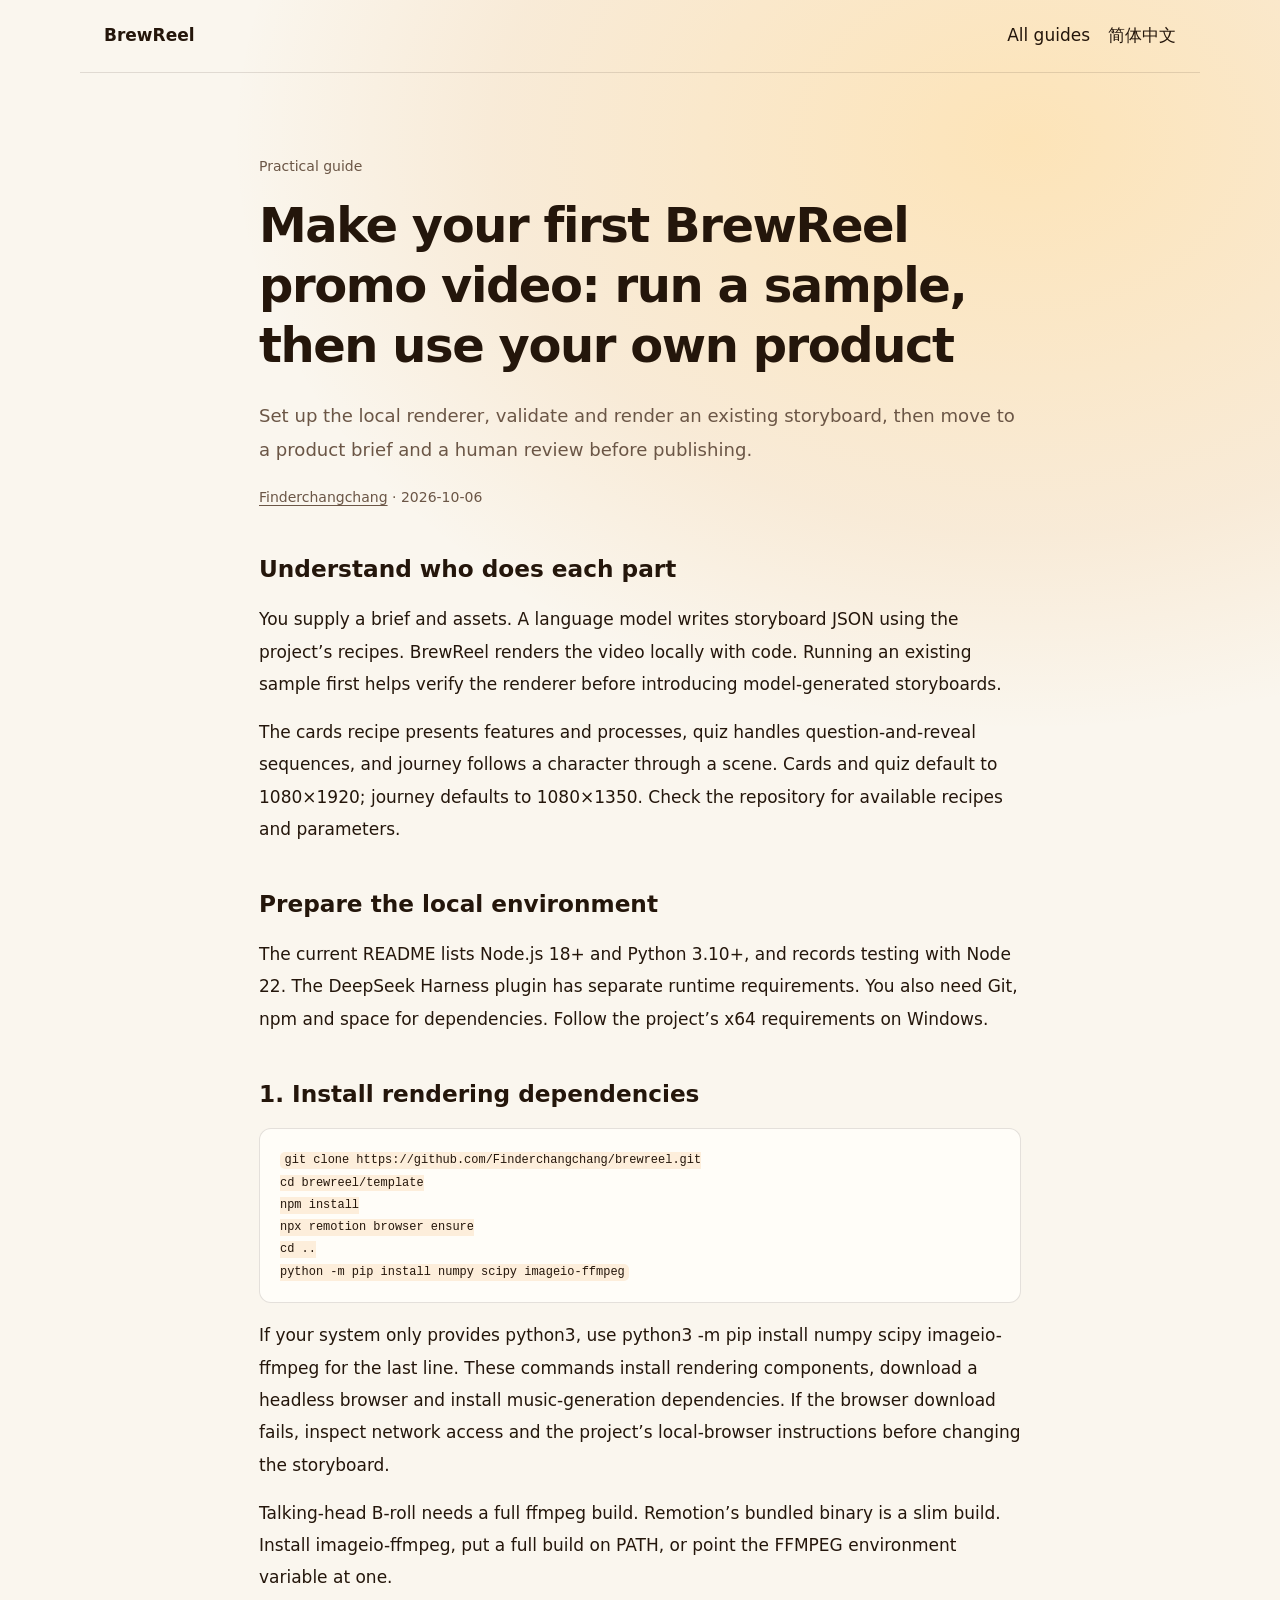
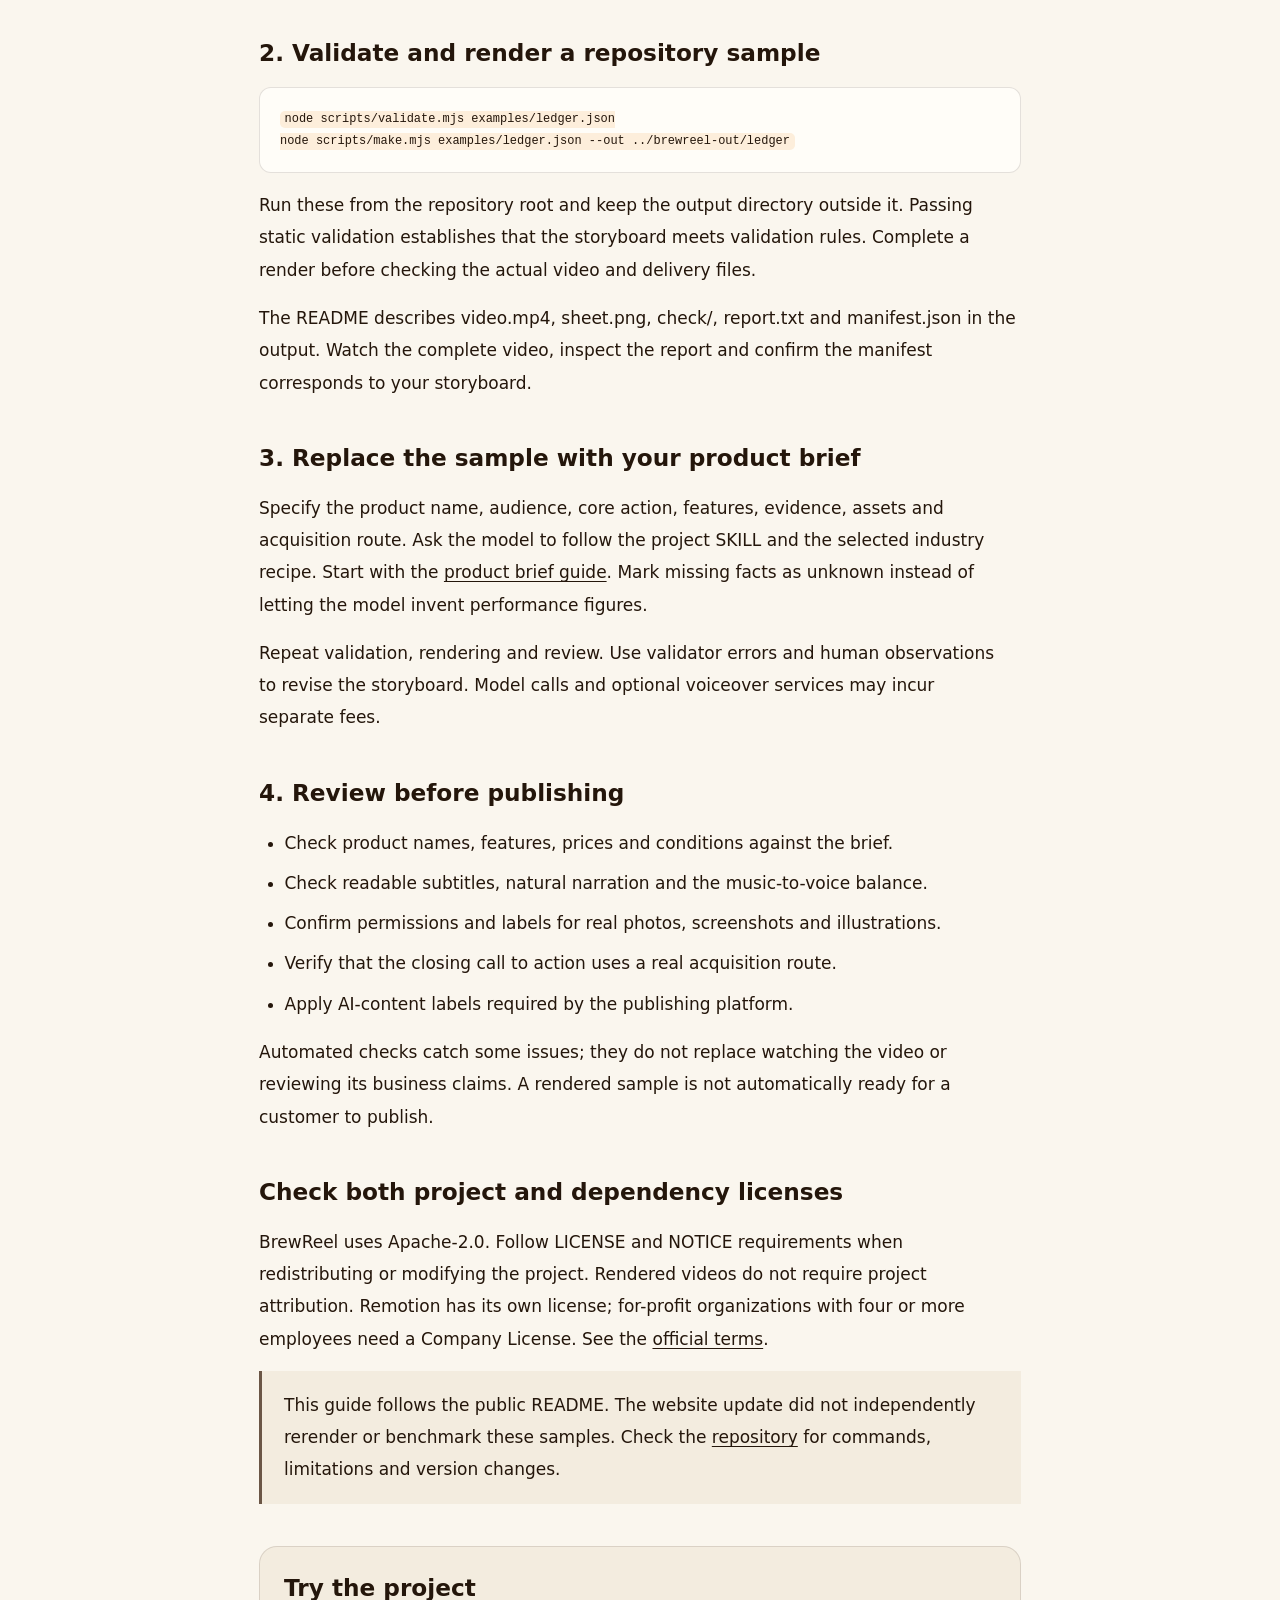
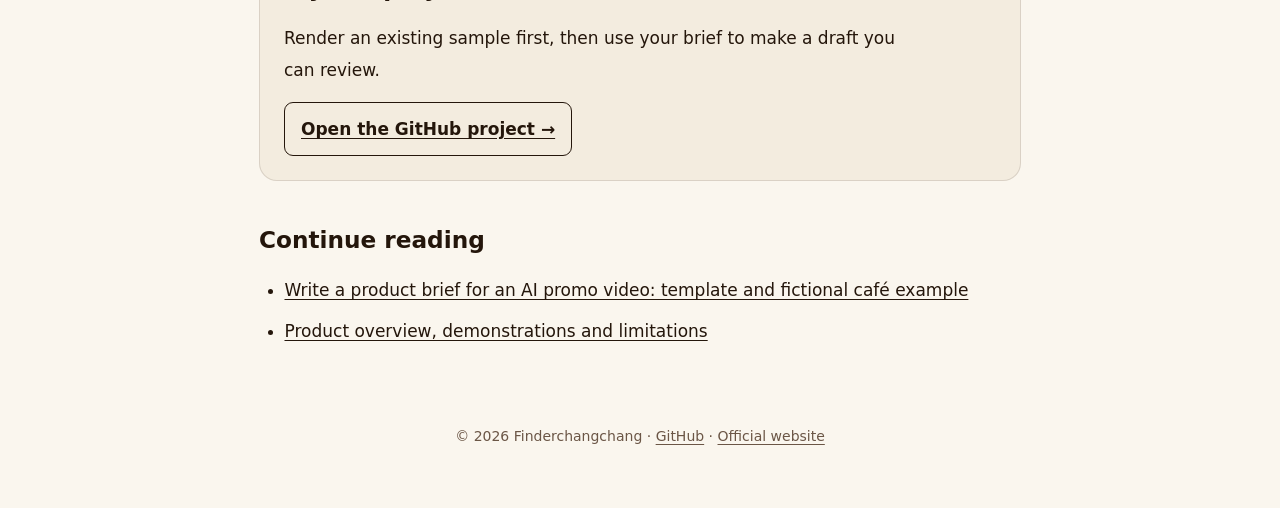
<file: guides/first-promo-video.en.html>
<!DOCTYPE html>
<html lang="en">
<head>
<meta charset="utf-8"><meta name="viewport" content="width=device-width,initial-scale=1">
<title>Make your first BrewReel promo video: run a sample, then use your own product | BrewReel</title>
<meta name="description" content="Set up the local renderer, validate and render an existing storyboard, then move to a product brief and a human review before publishing.">
<meta name="robots" content="index, follow, max-image-preview:large">
<link rel="canonical" href="https://brewreel.com/guides/first-promo-video.en.html">
<link rel="alternate" hreflang="zh-CN" href="https://brewreel.com/guides/first-promo-video.html">
<link rel="alternate" hreflang="en" href="https://brewreel.com/guides/first-promo-video.en.html">
<link rel="alternate" hreflang="x-default" href="https://brewreel.com/guides/first-promo-video.html">
<meta property="og:type" content="article"><meta property="og:url" content="https://brewreel.com/guides/first-promo-video.en.html">
<meta property="og:title" content="Make your first BrewReel promo video: run a sample, then use your own product"><meta property="og:description" content="Set up the local renderer, validate and render an existing storyboard, then move to a product brief and a human review before publishing.">
<meta property="og:image" content="https://brewreel.com/assets/og.jpg"><meta name="twitter:card" content="summary_large_image">
<meta name="color-scheme" content="light dark">
<link rel="icon" href="../assets/favicon.png">
<link rel="stylesheet" href="../style.css?v=20260930b"><link rel="stylesheet" href="../guide.css?v=20260930b">
<script type="application/ld+json">{"@context":"https://schema.org","@graph":[{"@type":"Article","@id":"https://brewreel.com/guides/first-promo-video.en.html#article","headline":"Make your first BrewReel promo video: run a sample, then use your own product","description":"Set up the local renderer, validate and render an existing storyboard, then move to a product brief and a human review before publishing.","inLanguage":"en","datePublished":"2026-09-30T01:56:57+08:00","dateModified":"2026-10-06T12:00:00+08:00","mainEntityOfPage":"https://brewreel.com/guides/first-promo-video.en.html","image":"https://brewreel.com/assets/og.jpg","author":{"@type":"Person","name":"Finderchangchang","url":"https://github.com/Finderchangchang"},"publisher":{"@type":"Person","name":"Finderchangchang","url":"https://github.com/Finderchangchang"},"isPartOf":{"@id":"https://brewreel.com/#website"}},{"@type":"BreadcrumbList","itemListElement":[{"@type":"ListItem","position":1,"name":"BrewReel","item":"https://brewreel.com/en.html"},{"@type":"ListItem","position":2,"name":"Make your first BrewReel promo video: run a sample, then use your own product","item":"https://brewreel.com/guides/first-promo-video.en.html"}]}]}</script>
<script>try { var theme=localStorage.getItem('brewreel-theme'); if(theme==='light'||theme==='dark') document.documentElement.setAttribute('data-theme',theme); } catch(e) {}</script>
<script defer src="https://umami.jisikeji.cn/script.js" data-website-id="c80c17ab-9413-4d0b-a359-171bc2a23bc9"></script>
</head>
<body>
<a class="guide-skip" href="#main">Skip to content</a>
<header class="guide-nav"><a class="guide-brand" href="../en.html">BrewReel</a><nav aria-label="Guide navigation"><a href="../en.html#guides">All guides</a><a href="first-promo-video.html" hreflang="zh-CN" lang="zh-CN">简体中文</a></nav></header>
<main id="main" class="guide-main">
<article>
<header><p class="guide-kicker">Practical guide</p><h1>Make your first BrewReel promo video: run a sample, then use your own product</h1><p class="guide-lead">Set up the local renderer, validate and render an existing storyboard, then move to a product brief and a human review before publishing.</p><p class="guide-meta"><a href="https://github.com/Finderchangchang">Finderchangchang</a> · <time datetime="2026-10-06T12:00:00+08:00">2026-10-06</time></p></header>
<h2 id="workflow">Understand who does each part</h2>
<p>You supply a brief and assets. A language model writes storyboard JSON using the project’s recipes. BrewReel renders the video locally with code. Running an existing sample first helps verify the renderer before introducing model-generated storyboards.</p>
<p>The cards recipe presents features and processes, quiz handles question-and-reveal sequences, and journey follows a character through a scene. Cards and quiz default to 1080×1920; journey defaults to 1080×1350. Check the repository for available recipes and parameters.</p>
<h2 id="requirements">Prepare the local environment</h2>
<p>The current README lists Node.js 18+ and Python 3.10+, and records testing with Node 22. The DeepSeek Harness plugin has separate runtime requirements. You also need Git, npm and space for dependencies. Follow the project’s x64 requirements on Windows.</p>
<h2 id="install">1. Install rendering dependencies</h2>
<pre><code>git clone https://github.com/Finderchangchang/brewreel.git
cd brewreel/template
npm install
npx remotion browser ensure
cd ..
python -m pip install numpy scipy imageio-ffmpeg</code></pre>
<p>If your system only provides python3, use python3 -m pip install numpy scipy imageio-ffmpeg for the last line. These commands install rendering components, download a headless browser and install music-generation dependencies. If the browser download fails, inspect network access and the project’s local-browser instructions before changing the storyboard.</p>
<p>Talking-head B-roll needs a full ffmpeg build. Remotion’s bundled binary is a slim build. Install imageio-ffmpeg, put a full build on PATH, or point the FFMPEG environment variable at one.</p>
<h2 id="render">2. Validate and render a repository sample</h2>
<pre><code>node scripts/validate.mjs examples/ledger.json
node scripts/make.mjs examples/ledger.json --out ../brewreel-out/ledger</code></pre>
<p>Run these from the repository root and keep the output directory outside it. Passing static validation establishes that the storyboard meets validation rules. Complete a render before checking the actual video and delivery files.</p>
<p>The README describes video.mp4, sheet.png, check/, report.txt and manifest.json in the output. Watch the complete video, inspect the report and confirm the manifest corresponds to your storyboard.</p>
<h2 id="brief">3. Replace the sample with your product brief</h2>
<p>Specify the product name, audience, core action, features, evidence, assets and acquisition route. Ask the model to follow the project SKILL and the selected industry recipe. Start with the <a href="product-brief.en.html">product brief guide</a>. Mark missing facts as unknown instead of letting the model invent performance figures.</p>
<p>Repeat validation, rendering and review. Use validator errors and human observations to revise the storyboard. Model calls and optional voiceover services may incur separate fees.</p>
<h2 id="review">4. Review before publishing</h2>
<ul><li>Check product names, features, prices and conditions against the brief.</li><li>Check readable subtitles, natural narration and the music-to-voice balance.</li><li>Confirm permissions and labels for real photos, screenshots and illustrations.</li><li>Verify that the closing call to action uses a real acquisition route.</li><li>Apply AI-content labels required by the publishing platform.</li></ul>
<p>Automated checks catch some issues; they do not replace watching the video or reviewing its business claims. A rendered sample is not automatically ready for a customer to publish.</p>
<h2 id="license">Check both project and dependency licenses</h2>
<p>BrewReel uses Apache-2.0. Follow LICENSE and NOTICE requirements when redistributing or modifying the project. Rendered videos do not require project attribution. Remotion has its own license; for-profit organizations with four or more employees need a Company License. See the <a href="https://www.remotion.dev/license">official terms</a>.</p>
<p class="guide-note">This guide follows the public README. The website update did not independently rerender or benchmark these samples. Check the <a href="https://github.com/Finderchangchang/brewreel">repository</a> for commands, limitations and version changes.</p>
<aside class="guide-cta"><h2>Try the project</h2><p>Render an existing sample first, then use your brief to make a draft you can review.</p><a class="guide-button" href="https://github.com/Finderchangchang/brewreel" target="_blank" rel="noopener" data-umami-event="click-github" data-umami-event-pos="guide-first-promo-video" >Open the GitHub project →</a></aside>
<aside class="guide-related"><h2>Continue reading</h2><ul><li><a href="product-brief.en.html">Write a product brief for an AI promo video: template and fictional café example</a></li><li><a href="../en.html">Product overview, demonstrations and limitations</a></li></ul></aside>
</article>
</main>
<footer class="guide-footer">© 2026 Finderchangchang · <a href="https://github.com/Finderchangchang/brewreel">GitHub</a> · <a href="../en.html">Official website</a></footer>
</body></html>
</file>
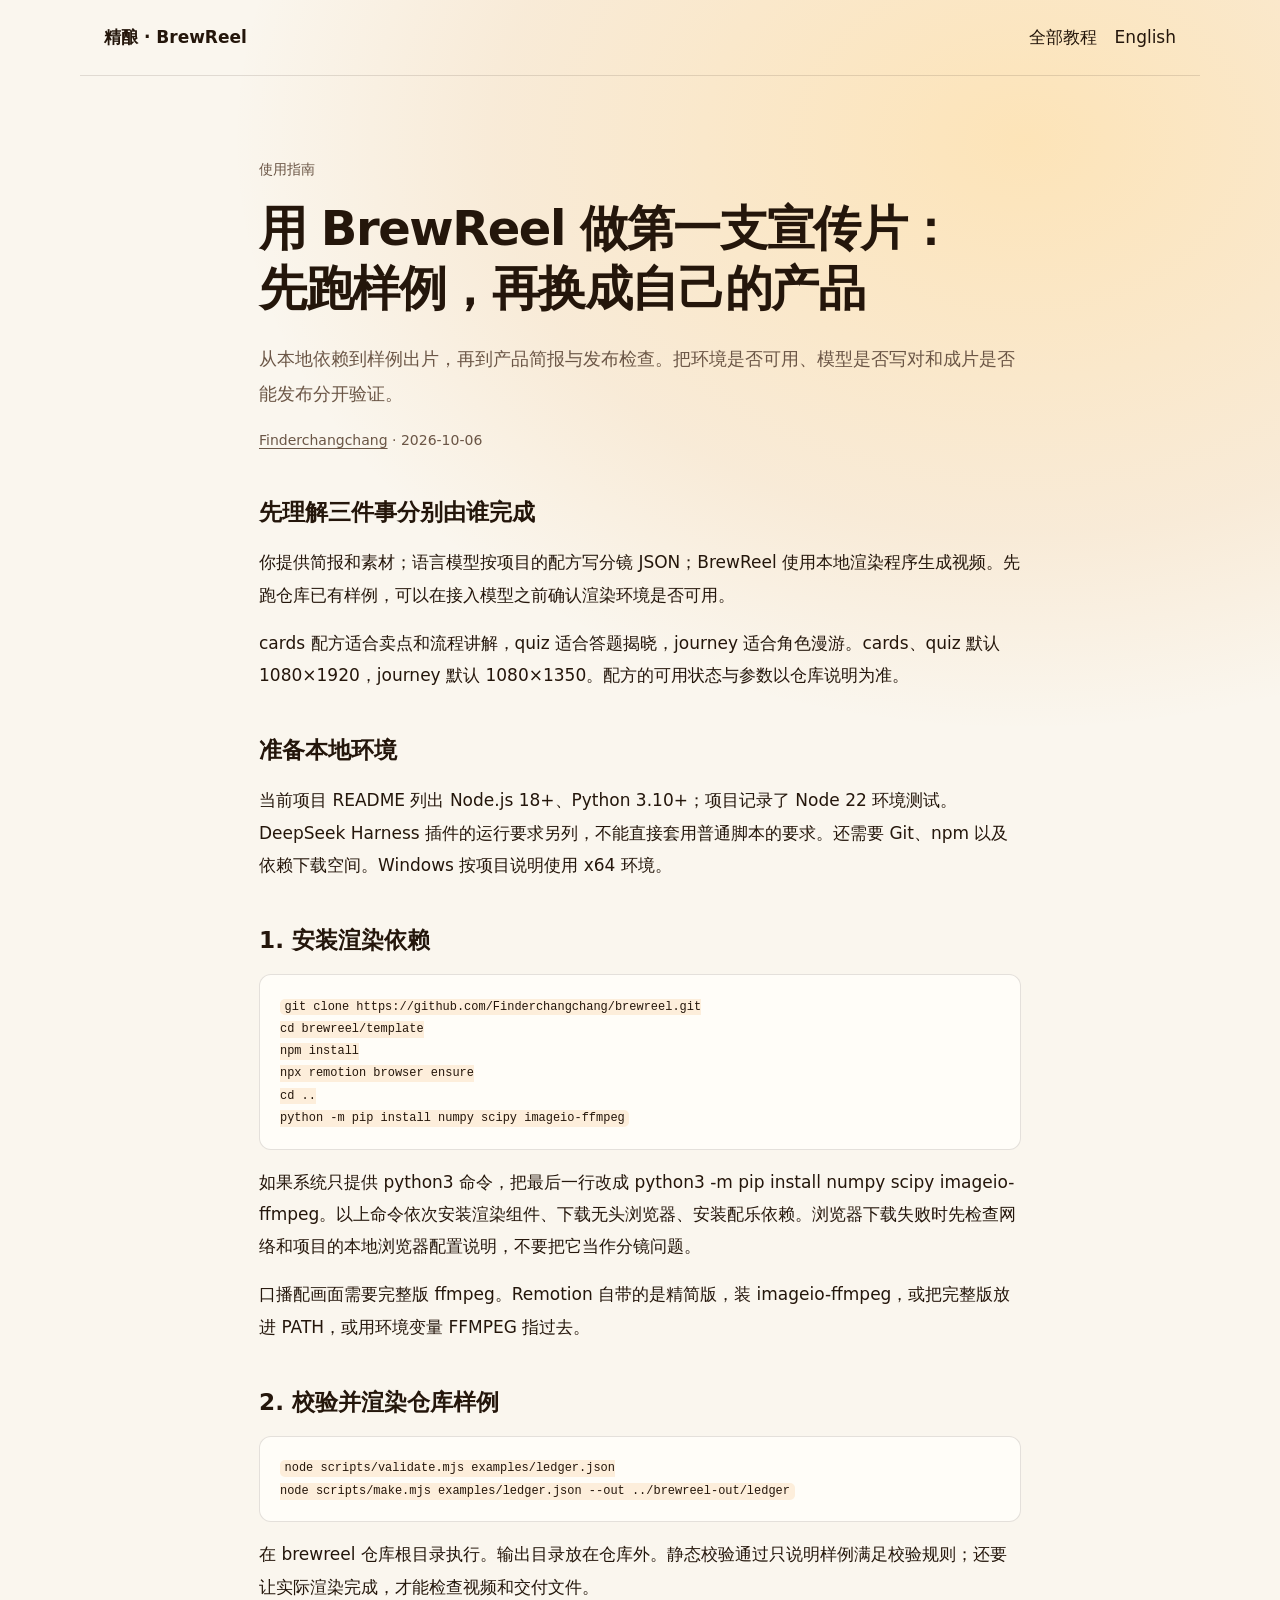
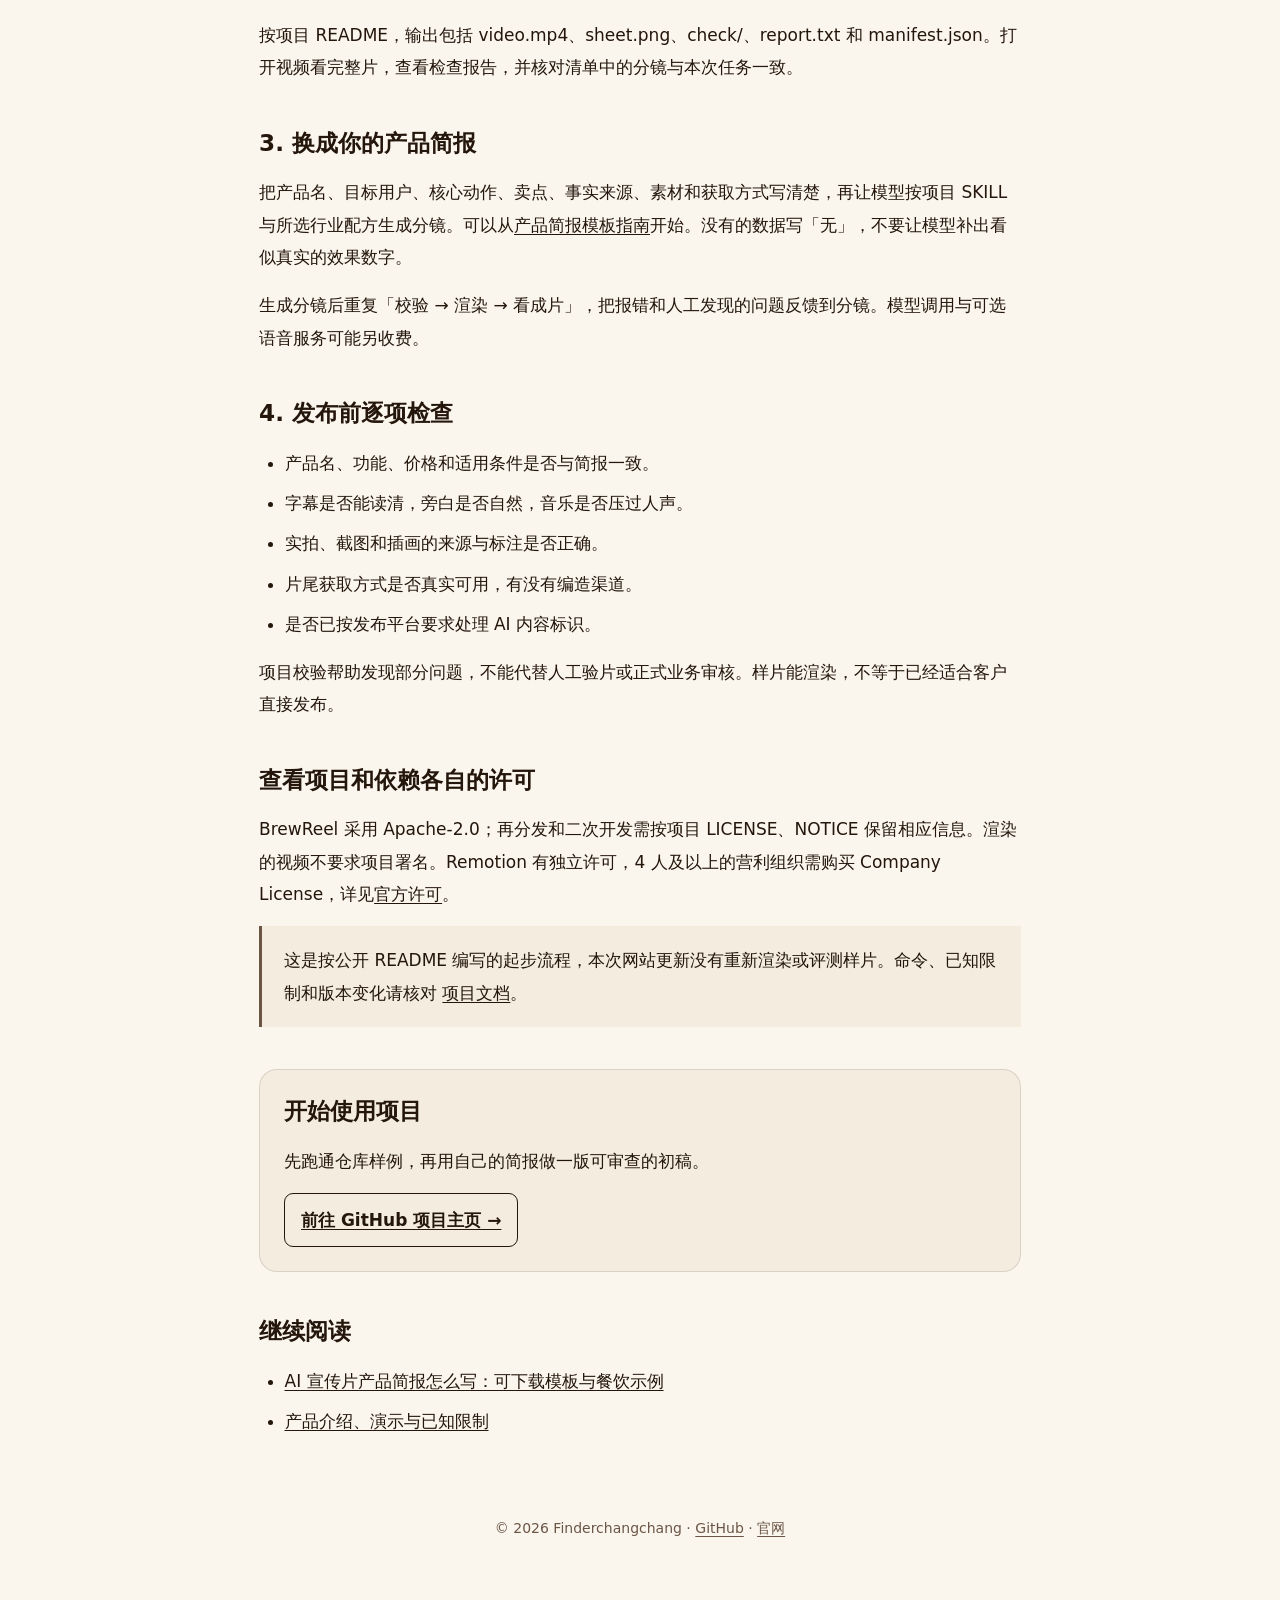
<file: guides/first-promo-video.html>
<!DOCTYPE html>
<html lang="zh-CN">
<head>
<meta charset="utf-8"><meta name="viewport" content="width=device-width,initial-scale=1">
<title>用 BrewReel 做第一支宣传片：先跑样例，再换成自己的产品 | BrewReel</title>
<meta name="description" content="从本地依赖到样例出片，再到产品简报与发布检查。把环境是否可用、模型是否写对和成片是否能发布分开验证。">
<meta name="robots" content="index, follow, max-image-preview:large">
<link rel="canonical" href="https://brewreel.com/guides/first-promo-video.html">
<link rel="alternate" hreflang="zh-CN" href="https://brewreel.com/guides/first-promo-video.html">
<link rel="alternate" hreflang="en" href="https://brewreel.com/guides/first-promo-video.en.html">
<link rel="alternate" hreflang="x-default" href="https://brewreel.com/guides/first-promo-video.html">
<meta property="og:type" content="article"><meta property="og:url" content="https://brewreel.com/guides/first-promo-video.html">
<meta property="og:title" content="用 BrewReel 做第一支宣传片：先跑样例，再换成自己的产品"><meta property="og:description" content="从本地依赖到样例出片，再到产品简报与发布检查。把环境是否可用、模型是否写对和成片是否能发布分开验证。">
<meta property="og:image" content="https://brewreel.com/assets/og.jpg"><meta name="twitter:card" content="summary_large_image">
<meta name="color-scheme" content="light dark">
<link rel="icon" href="../assets/favicon.png">
<link rel="stylesheet" href="../style.css?v=20260930b"><link rel="stylesheet" href="../guide.css?v=20260930b">
<script type="application/ld+json">{"@context":"https://schema.org","@graph":[{"@type":"Article","@id":"https://brewreel.com/guides/first-promo-video.html#article","headline":"用 BrewReel 做第一支宣传片：先跑样例，再换成自己的产品","description":"从本地依赖到样例出片，再到产品简报与发布检查。把环境是否可用、模型是否写对和成片是否能发布分开验证。","inLanguage":"zh-CN","datePublished":"2026-09-30T01:56:57+08:00","dateModified":"2026-10-06T12:00:00+08:00","mainEntityOfPage":"https://brewreel.com/guides/first-promo-video.html","image":"https://brewreel.com/assets/og.jpg","author":{"@type":"Person","name":"Finderchangchang","url":"https://github.com/Finderchangchang"},"publisher":{"@type":"Person","name":"Finderchangchang","url":"https://github.com/Finderchangchang"},"isPartOf":{"@id":"https://brewreel.com/#website"}},{"@type":"BreadcrumbList","itemListElement":[{"@type":"ListItem","position":1,"name":"BrewReel","item":"https://brewreel.com/"},{"@type":"ListItem","position":2,"name":"用 BrewReel 做第一支宣传片：先跑样例，再换成自己的产品","item":"https://brewreel.com/guides/first-promo-video.html"}]}]}</script>
<script>try { var theme=localStorage.getItem('brewreel-theme'); if(theme==='light'||theme==='dark') document.documentElement.setAttribute('data-theme',theme); } catch(e) {}</script>
<script defer src="https://umami.jisikeji.cn/script.js" data-website-id="c80c17ab-9413-4d0b-a359-171bc2a23bc9"></script>
</head>
<body>
<a class="guide-skip" href="#main">跳到正文</a>
<header class="guide-nav"><a class="guide-brand" href="../?lang=zh">精酿 · BrewReel</a><nav aria-label="教程导航"><a href="../?lang=zh#guides">全部教程</a><a href="first-promo-video.en.html" hreflang="en" lang="en">English</a></nav></header>
<main id="main" class="guide-main">
<article>
<header><p class="guide-kicker">使用指南</p><h1>用 BrewReel 做第一支宣传片：先跑样例，再换成自己的产品</h1><p class="guide-lead">从本地依赖到样例出片，再到产品简报与发布检查。把环境是否可用、模型是否写对和成片是否能发布分开验证。</p><p class="guide-meta"><a href="https://github.com/Finderchangchang">Finderchangchang</a> · <time datetime="2026-10-06T12:00:00+08:00">2026-10-06</time></p></header>
<h2 id="workflow">先理解三件事分别由谁完成</h2>
<p>你提供简报和素材；语言模型按项目的配方写分镜 JSON；BrewReel 使用本地渲染程序生成视频。先跑仓库已有样例，可以在接入模型之前确认渲染环境是否可用。</p>
<p>cards 配方适合卖点和流程讲解，quiz 适合答题揭晓，journey 适合角色漫游。cards、quiz 默认 1080×1920，journey 默认 1080×1350。配方的可用状态与参数以仓库说明为准。</p>
<h2 id="requirements">准备本地环境</h2>
<p>当前项目 README 列出 Node.js 18+、Python 3.10+；项目记录了 Node 22 环境测试。DeepSeek Harness 插件的运行要求另列，不能直接套用普通脚本的要求。还需要 Git、npm 以及依赖下载空间。Windows 按项目说明使用 x64 环境。</p>
<h2 id="install">1. 安装渲染依赖</h2>
<pre><code>git clone https://github.com/Finderchangchang/brewreel.git
cd brewreel/template
npm install
npx remotion browser ensure
cd ..
python -m pip install numpy scipy imageio-ffmpeg</code></pre>
<p>如果系统只提供 python3 命令，把最后一行改成 python3 -m pip install numpy scipy imageio-ffmpeg。以上命令依次安装渲染组件、下载无头浏览器、安装配乐依赖。浏览器下载失败时先检查网络和项目的本地浏览器配置说明，不要把它当作分镜问题。</p>
<p>口播配画面需要完整版 ffmpeg。Remotion 自带的是精简版，装 imageio-ffmpeg，或把完整版放进 PATH，或用环境变量 FFMPEG 指过去。</p>
<h2 id="render">2. 校验并渲染仓库样例</h2>
<pre><code>node scripts/validate.mjs examples/ledger.json
node scripts/make.mjs examples/ledger.json --out ../brewreel-out/ledger</code></pre>
<p>在 brewreel 仓库根目录执行。输出目录放在仓库外。静态校验通过只说明样例满足校验规则；还要让实际渲染完成，才能检查视频和交付文件。</p>
<p>按项目 README，输出包括 video.mp4、sheet.png、check/、report.txt 和 manifest.json。打开视频看完整片，查看检查报告，并核对清单中的分镜与本次任务一致。</p>
<h2 id="brief">3. 换成你的产品简报</h2>
<p>把产品名、目标用户、核心动作、卖点、事实来源、素材和获取方式写清楚，再让模型按项目 SKILL 与所选行业配方生成分镜。可以从<a href="product-brief.html">产品简报模板指南</a>开始。没有的数据写「无」，不要让模型补出看似真实的效果数字。</p>
<p>生成分镜后重复「校验 → 渲染 → 看成片」，把报错和人工发现的问题反馈到分镜。模型调用与可选语音服务可能另收费。</p>
<h2 id="review">4. 发布前逐项检查</h2>
<ul><li>产品名、功能、价格和适用条件是否与简报一致。</li><li>字幕是否能读清，旁白是否自然，音乐是否压过人声。</li><li>实拍、截图和插画的来源与标注是否正确。</li><li>片尾获取方式是否真实可用，有没有编造渠道。</li><li>是否已按发布平台要求处理 AI 内容标识。</li></ul>
<p>项目校验帮助发现部分问题，不能代替人工验片或正式业务审核。样片能渲染，不等于已经适合客户直接发布。</p>
<h2 id="license">查看项目和依赖各自的许可</h2>
<p>BrewReel 采用 Apache-2.0；再分发和二次开发需按项目 LICENSE、NOTICE 保留相应信息。渲染的视频不要求项目署名。Remotion 有独立许可，4 人及以上的营利组织需购买 Company License，详见<a href="https://www.remotion.dev/license">官方许可</a>。</p>
<p class="guide-note">这是按公开 README 编写的起步流程，本次网站更新没有重新渲染或评测样片。命令、已知限制和版本变化请核对 <a href="https://github.com/Finderchangchang/brewreel">项目文档</a>。</p>
<aside class="guide-cta"><h2>开始使用项目</h2><p>先跑通仓库样例，再用自己的简报做一版可审查的初稿。</p><a class="guide-button" href="https://github.com/Finderchangchang/brewreel" target="_blank" rel="noopener" data-umami-event="click-github" data-umami-event-pos="guide-first-promo-video" >前往 GitHub 项目主页 →</a></aside>
<aside class="guide-related"><h2>继续阅读</h2><ul><li><a href="product-brief.html">AI 宣传片产品简报怎么写：可下载模板与餐饮示例</a></li><li><a href="../?lang=zh">产品介绍、演示与已知限制</a></li></ul></aside>
</article>
</main>
<footer class="guide-footer">© 2026 Finderchangchang · <a href="https://github.com/Finderchangchang/brewreel">GitHub</a> · <a href="../?lang=zh">官网</a></footer>
</body></html>
</file>
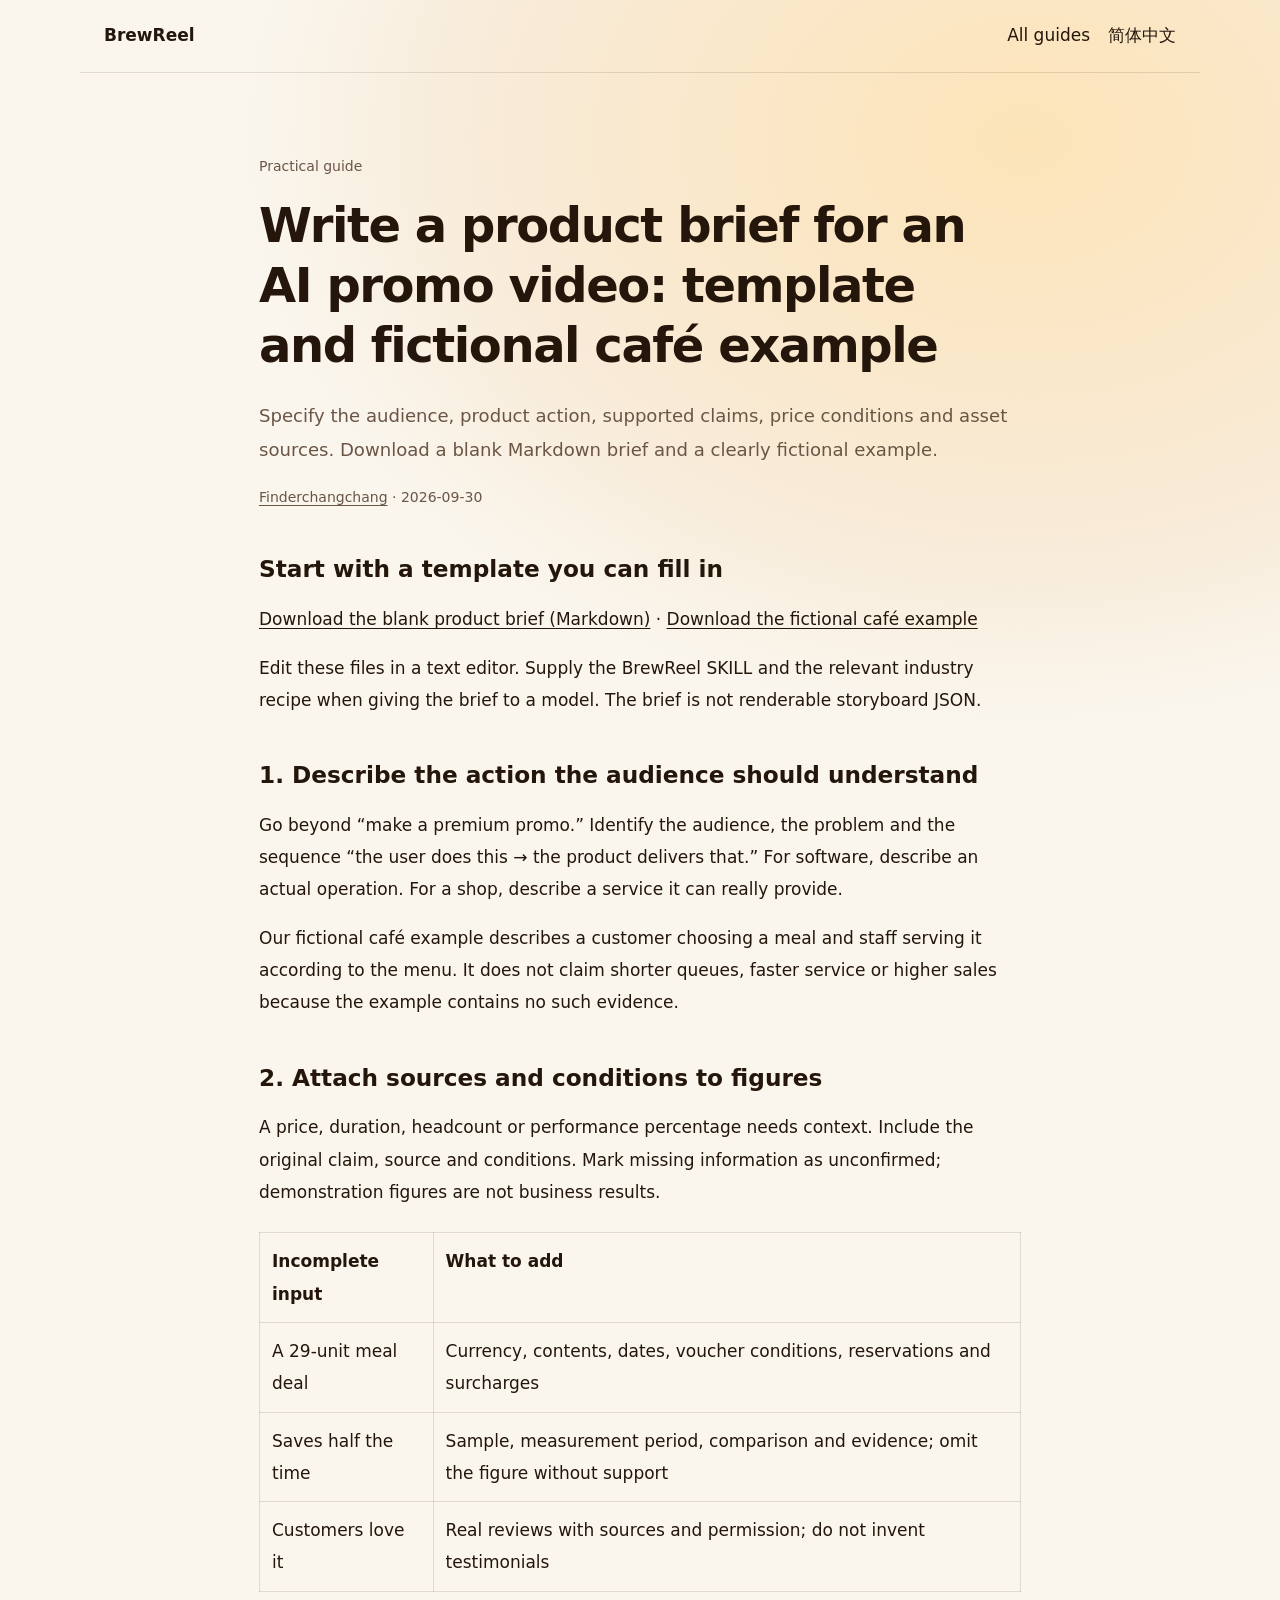
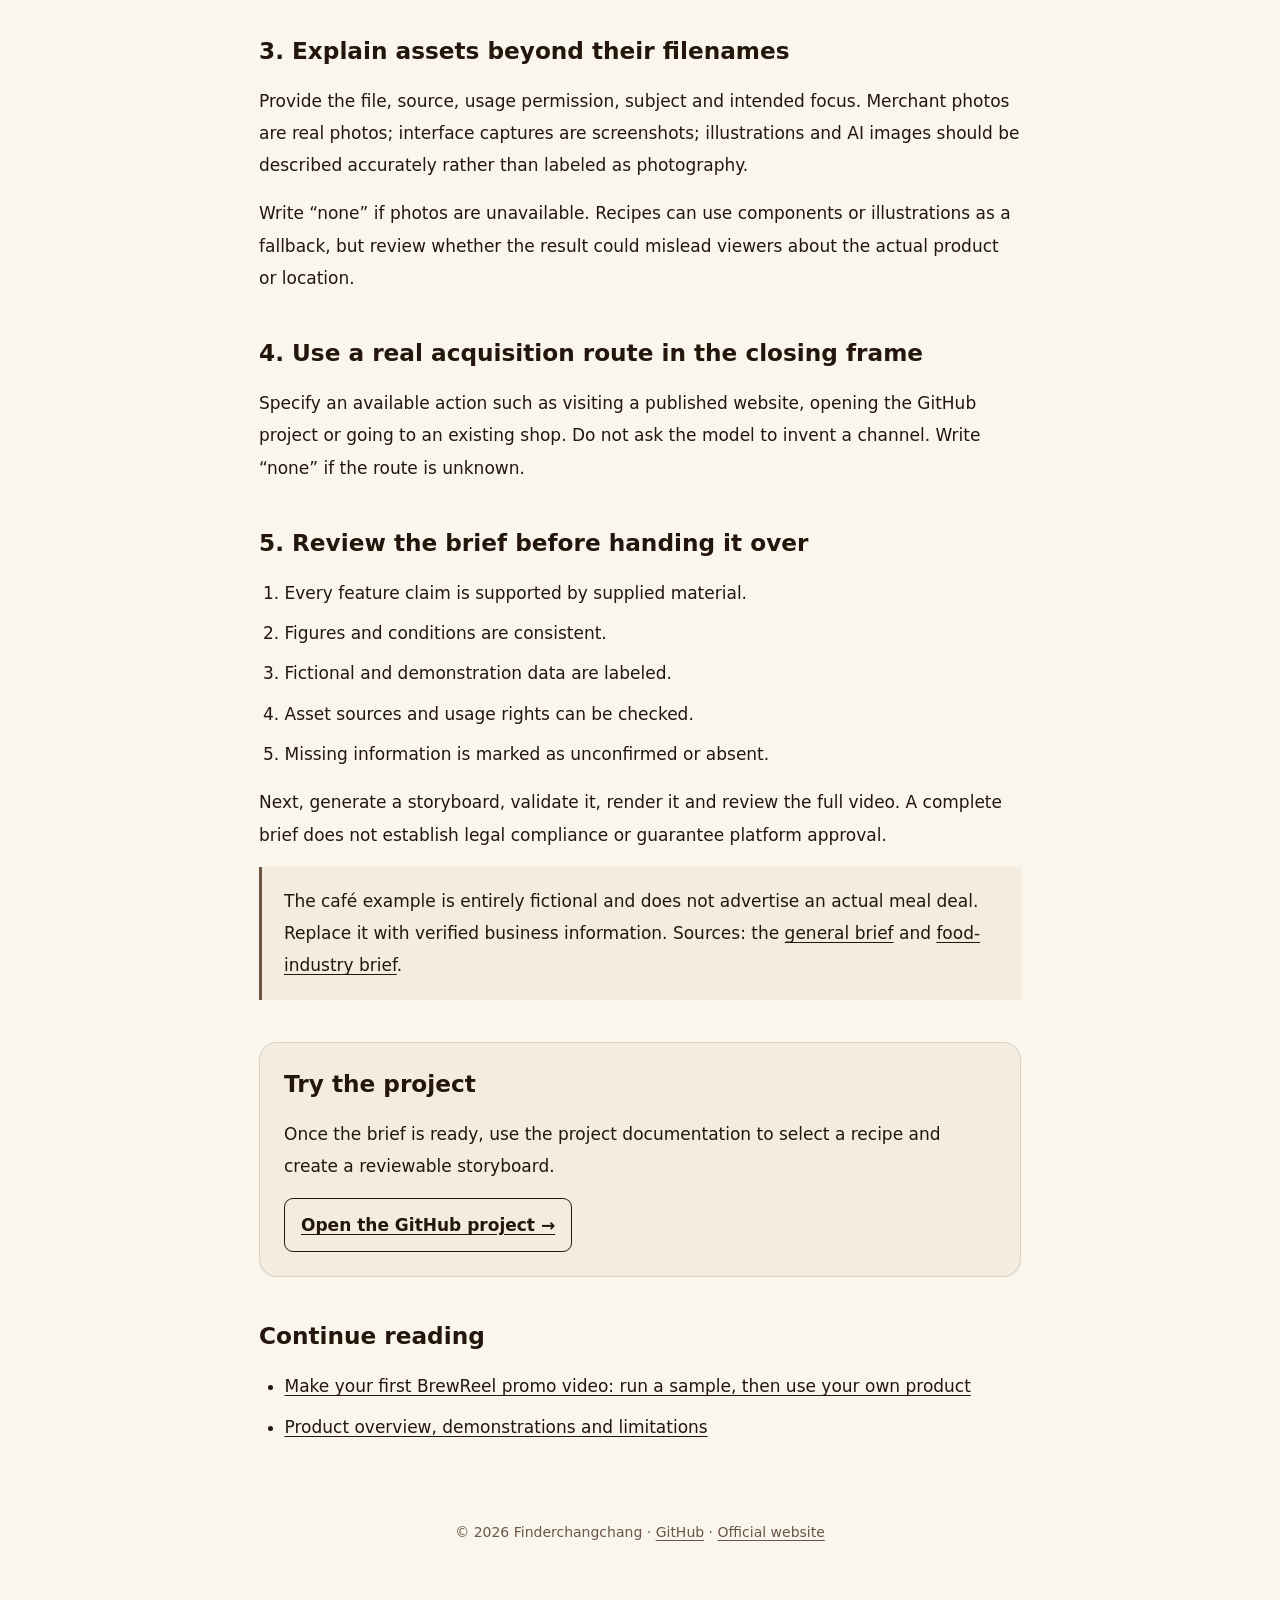
<file: guides/product-brief.en.html>
<!DOCTYPE html>
<html lang="en">
<head>
<meta charset="utf-8"><meta name="viewport" content="width=device-width,initial-scale=1">
<title>Write a product brief for an AI promo video: template and fictional café example | BrewReel</title>
<meta name="description" content="Specify the audience, product action, supported claims, price conditions and asset sources. Download a blank Markdown brief and a clearly fictional example.">
<meta name="robots" content="index, follow, max-image-preview:large">
<link rel="canonical" href="https://brewreel.com/guides/product-brief.en.html">
<link rel="alternate" hreflang="zh-CN" href="https://brewreel.com/guides/product-brief.html">
<link rel="alternate" hreflang="en" href="https://brewreel.com/guides/product-brief.en.html">
<link rel="alternate" hreflang="x-default" href="https://brewreel.com/guides/product-brief.html">
<meta property="og:type" content="article"><meta property="og:url" content="https://brewreel.com/guides/product-brief.en.html">
<meta property="og:title" content="Write a product brief for an AI promo video: template and fictional café example"><meta property="og:description" content="Specify the audience, product action, supported claims, price conditions and asset sources. Download a blank Markdown brief and a clearly fictional example.">
<meta property="og:image" content="https://brewreel.com/assets/og.jpg"><meta name="twitter:card" content="summary_large_image">
<meta name="color-scheme" content="light dark">
<link rel="icon" href="../assets/favicon.png">
<link rel="stylesheet" href="../style.css?v=20260930b"><link rel="stylesheet" href="../guide.css?v=20260930b">
<script type="application/ld+json">{"@context":"https://schema.org","@graph":[{"@type":"Article","@id":"https://brewreel.com/guides/product-brief.en.html#article","headline":"Write a product brief for an AI promo video: template and fictional café example","description":"Specify the audience, product action, supported claims, price conditions and asset sources. Download a blank Markdown brief and a clearly fictional example.","inLanguage":"en","datePublished":"2026-09-30T01:56:57+08:00","dateModified":"2026-09-30T01:56:57+08:00","mainEntityOfPage":"https://brewreel.com/guides/product-brief.en.html","image":"https://brewreel.com/assets/og.jpg","author":{"@type":"Person","name":"Finderchangchang","url":"https://github.com/Finderchangchang"},"publisher":{"@type":"Person","name":"Finderchangchang","url":"https://github.com/Finderchangchang"},"isPartOf":{"@id":"https://brewreel.com/#website"}},{"@type":"BreadcrumbList","itemListElement":[{"@type":"ListItem","position":1,"name":"BrewReel","item":"https://brewreel.com/en.html"},{"@type":"ListItem","position":2,"name":"Write a product brief for an AI promo video: template and fictional café example","item":"https://brewreel.com/guides/product-brief.en.html"}]}]}</script>
<script>try { var theme=localStorage.getItem('brewreel-theme'); if(theme==='light'||theme==='dark') document.documentElement.setAttribute('data-theme',theme); } catch(e) {}</script>
<script defer src="https://umami.jisikeji.cn/script.js" data-website-id="c80c17ab-9413-4d0b-a359-171bc2a23bc9"></script>
</head>
<body>
<a class="guide-skip" href="#main">Skip to content</a>
<header class="guide-nav"><a class="guide-brand" href="../en.html">BrewReel</a><nav aria-label="Guide navigation"><a href="../en.html#guides">All guides</a><a href="product-brief.html" hreflang="zh-CN" lang="zh-CN">简体中文</a></nav></header>
<main id="main" class="guide-main">
<article>
<header><p class="guide-kicker">Practical guide</p><h1>Write a product brief for an AI promo video: template and fictional café example</h1><p class="guide-lead">Specify the audience, product action, supported claims, price conditions and asset sources. Download a blank Markdown brief and a clearly fictional example.</p><p class="guide-meta"><a href="https://github.com/Finderchangchang">Finderchangchang</a> · <time datetime="2026-09-30T01:56:57+08:00">2026-09-30</time></p></header>
<h2 id="download">Start with a template you can fill in</h2>
<p><a href="../downloads/promo-brief-template.en.md" download data-umami-event="download-brief-template" data-umami-event-pos="guide-en">Download the blank product brief (Markdown)</a> · <a href="../downloads/cafe-brief-example.en.md" download data-umami-event="download-brief-example" data-umami-event-pos="guide-en">Download the fictional café example</a></p>
<p>Edit these files in a text editor. Supply the BrewReel SKILL and the relevant industry recipe when giving the brief to a model. The brief is not renderable storyboard JSON.</p>
<h2 id="action">1. Describe the action the audience should understand</h2>
<p>Go beyond “make a premium promo.” Identify the audience, the problem and the sequence “the user does this → the product delivers that.” For software, describe an actual operation. For a shop, describe a service it can really provide.</p>
<p>Our fictional café example describes a customer choosing a meal and staff serving it according to the menu. It does not claim shorter queues, faster service or higher sales because the example contains no such evidence.</p>
<h2 id="facts">2. Attach sources and conditions to figures</h2>
<p>A price, duration, headcount or performance percentage needs context. Include the original claim, source and conditions. Mark missing information as unconfirmed; demonstration figures are not business results.</p>
<div class="guide-table"><table><thead><tr><th>Incomplete input</th><th>What to add</th></tr></thead><tbody><tr><td>A 29-unit meal deal</td><td>Currency, contents, dates, voucher conditions, reservations and surcharges</td></tr><tr><td>Saves half the time</td><td>Sample, measurement period, comparison and evidence; omit the figure without support</td></tr><tr><td>Customers love it</td><td>Real reviews with sources and permission; do not invent testimonials</td></tr></tbody></table></div>
<h2 id="assets">3. Explain assets beyond their filenames</h2>
<p>Provide the file, source, usage permission, subject and intended focus. Merchant photos are real photos; interface captures are screenshots; illustrations and AI images should be described accurately rather than labeled as photography.</p>
<p>Write “none” if photos are unavailable. Recipes can use components or illustrations as a fallback, but review whether the result could mislead viewers about the actual product or location.</p>
<h2 id="cta">4. Use a real acquisition route in the closing frame</h2>
<p>Specify an available action such as visiting a published website, opening the GitHub project or going to an existing shop. Do not ask the model to invent a channel. Write “none” if the route is unknown.</p>
<h2 id="handoff">5. Review the brief before handing it over</h2>
<ol><li>Every feature claim is supported by supplied material.</li><li>Figures and conditions are consistent.</li><li>Fictional and demonstration data are labeled.</li><li>Asset sources and usage rights can be checked.</li><li>Missing information is marked as unconfirmed or absent.</li></ol>
<p>Next, generate a storyboard, validate it, render it and review the full video. A complete brief does not establish legal compliance or guarantee platform approval.</p>
<p class="guide-note">The café example is entirely fictional and does not advertise an actual meal deal. Replace it with verified business information. Sources: the <a href="https://github.com/Finderchangchang/brewreel/blob/main/brief-template.md">general brief</a> and <a href="https://github.com/Finderchangchang/brewreel/blob/main/industries/food/brief-template.md">food-industry brief</a>.</p>
<aside class="guide-cta"><h2>Try the project</h2><p>Once the brief is ready, use the project documentation to select a recipe and create a reviewable storyboard.</p><a class="guide-button" href="https://github.com/Finderchangchang/brewreel" target="_blank" rel="noopener" data-umami-event="click-github" data-umami-event-pos="guide-product-brief" >Open the GitHub project →</a></aside>
<aside class="guide-related"><h2>Continue reading</h2><ul><li><a href="first-promo-video.en.html">Make your first BrewReel promo video: run a sample, then use your own product</a></li><li><a href="../en.html">Product overview, demonstrations and limitations</a></li></ul></aside>
</article>
</main>
<footer class="guide-footer">© 2026 Finderchangchang · <a href="https://github.com/Finderchangchang/brewreel">GitHub</a> · <a href="../en.html">Official website</a></footer>
</body></html>
</file>
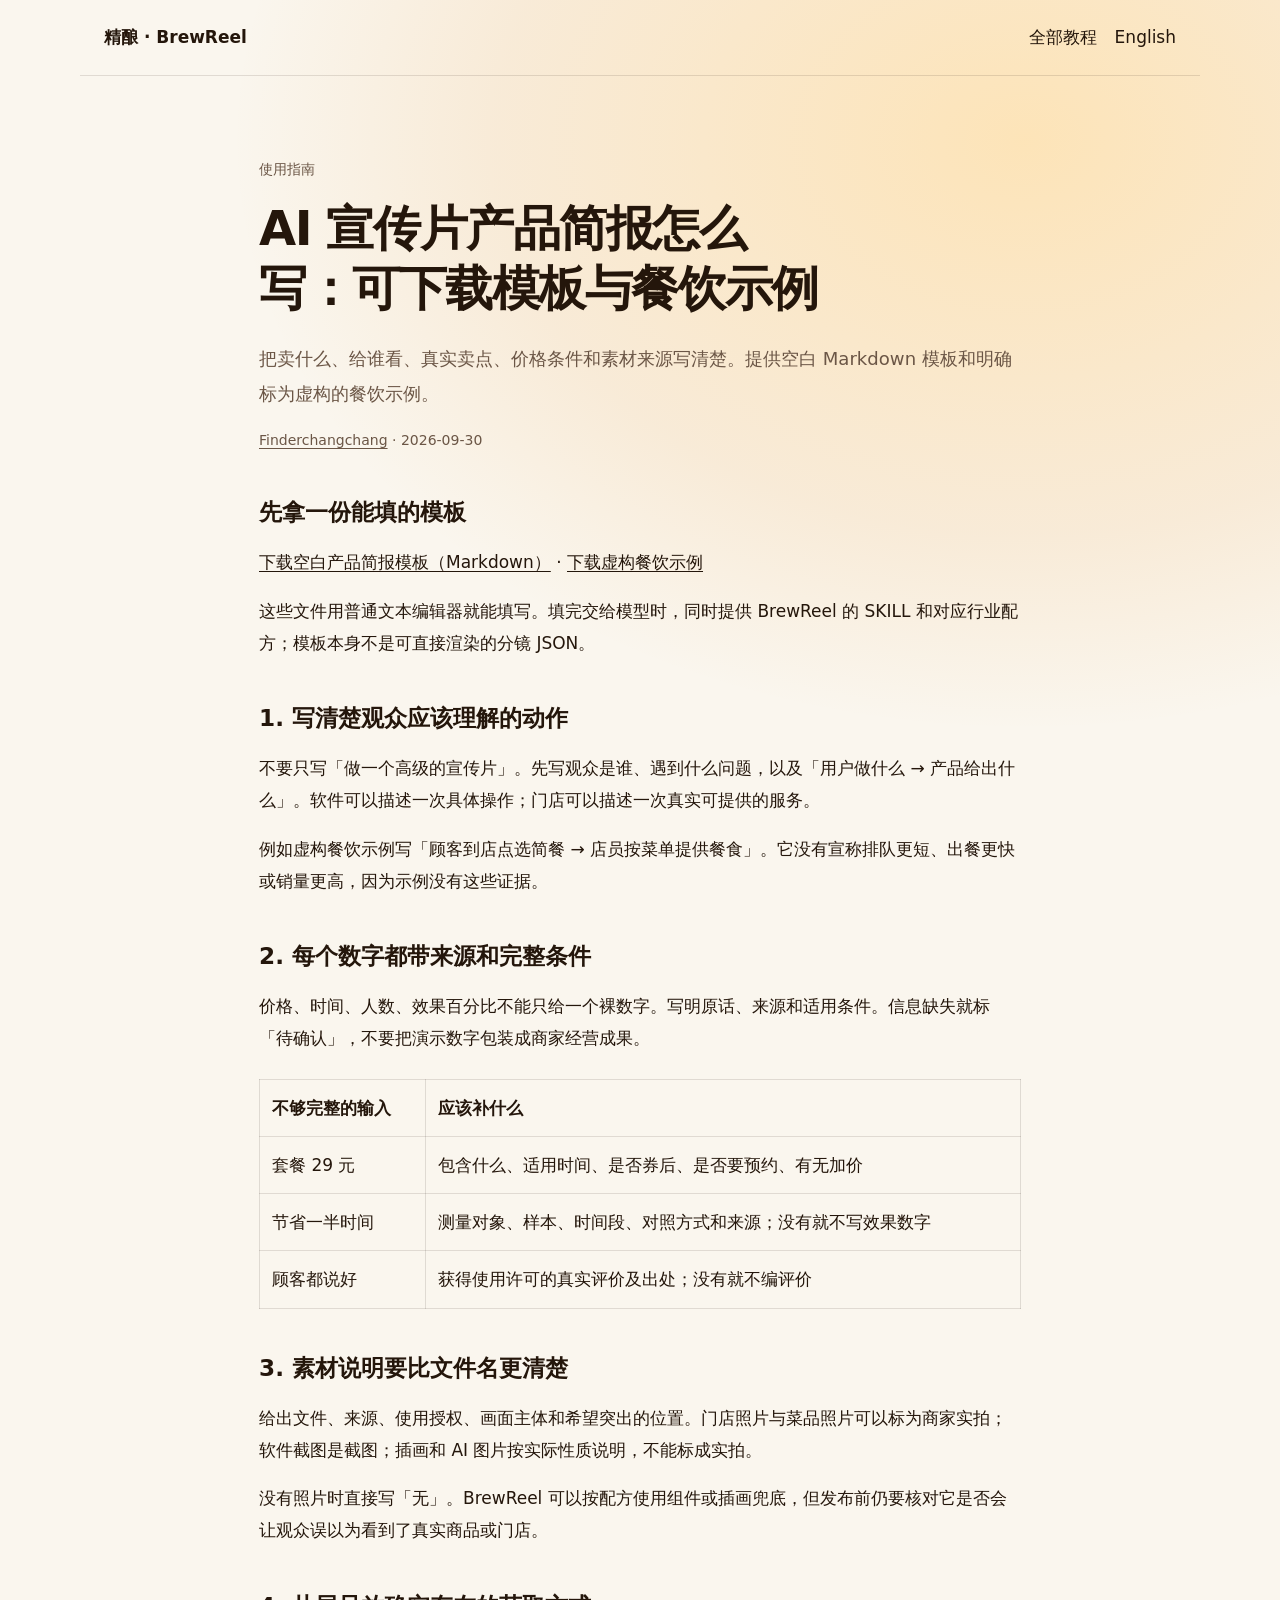
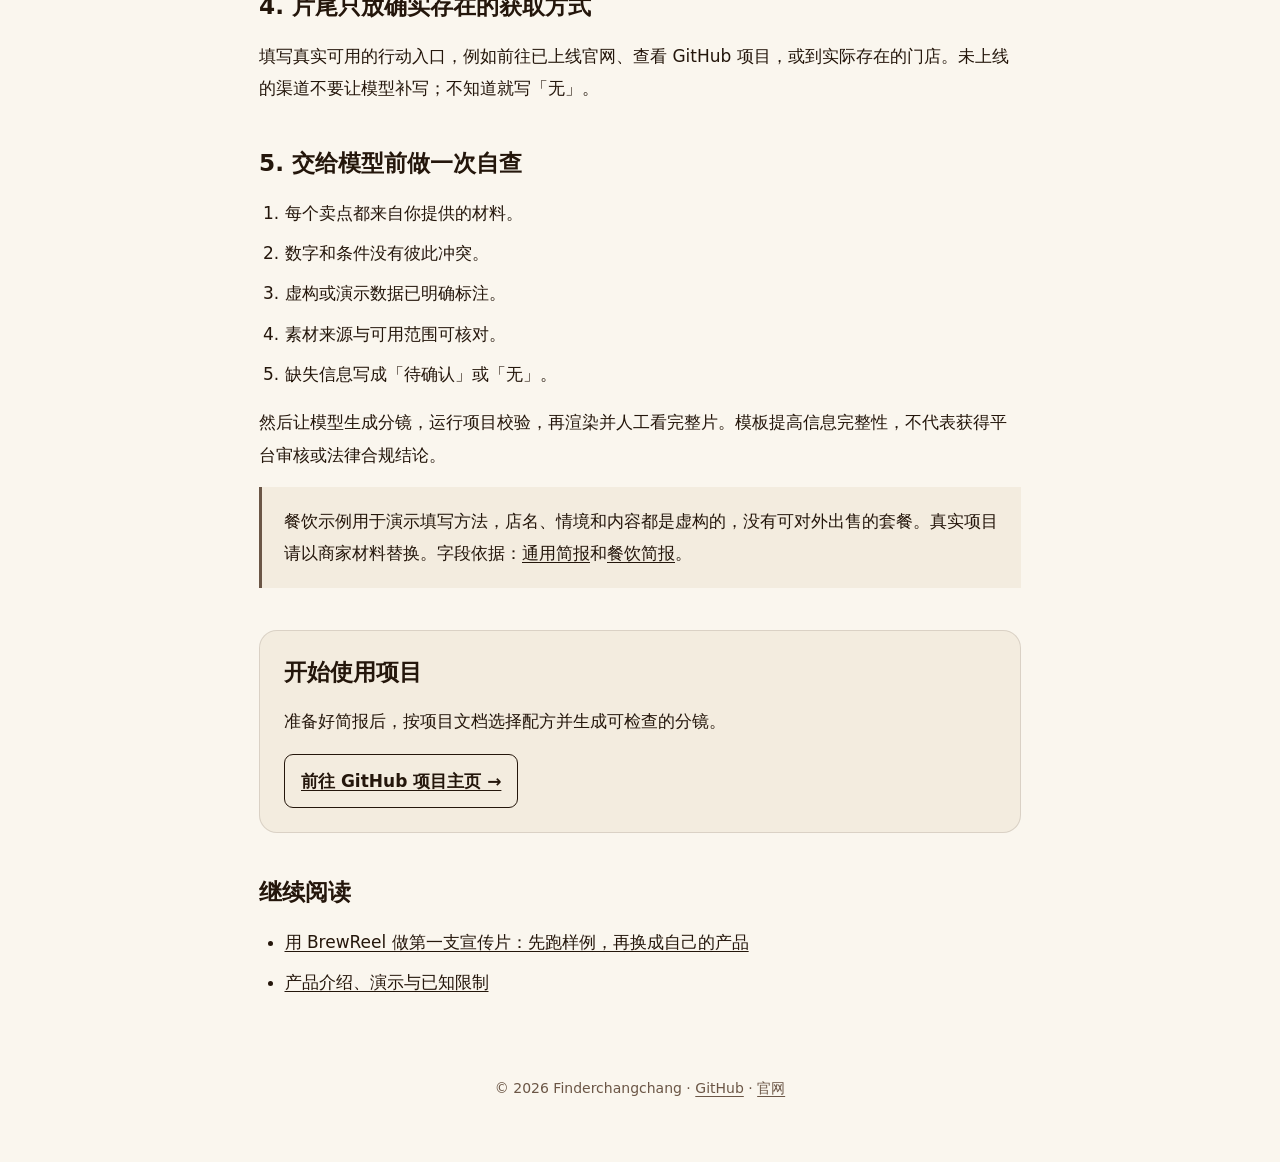
<file: guides/product-brief.html>
<!DOCTYPE html>
<html lang="zh-CN">
<head>
<meta charset="utf-8"><meta name="viewport" content="width=device-width,initial-scale=1">
<title>AI 宣传片产品简报怎么写：可下载模板与餐饮示例 | BrewReel</title>
<meta name="description" content="把卖什么、给谁看、真实卖点、价格条件和素材来源写清楚。提供空白 Markdown 模板和明确标为虚构的餐饮示例。">
<meta name="robots" content="index, follow, max-image-preview:large">
<link rel="canonical" href="https://brewreel.com/guides/product-brief.html">
<link rel="alternate" hreflang="zh-CN" href="https://brewreel.com/guides/product-brief.html">
<link rel="alternate" hreflang="en" href="https://brewreel.com/guides/product-brief.en.html">
<link rel="alternate" hreflang="x-default" href="https://brewreel.com/guides/product-brief.html">
<meta property="og:type" content="article"><meta property="og:url" content="https://brewreel.com/guides/product-brief.html">
<meta property="og:title" content="AI 宣传片产品简报怎么写：可下载模板与餐饮示例"><meta property="og:description" content="把卖什么、给谁看、真实卖点、价格条件和素材来源写清楚。提供空白 Markdown 模板和明确标为虚构的餐饮示例。">
<meta property="og:image" content="https://brewreel.com/assets/og.jpg"><meta name="twitter:card" content="summary_large_image">
<meta name="color-scheme" content="light dark">
<link rel="icon" href="../assets/favicon.png">
<link rel="stylesheet" href="../style.css?v=20260930b"><link rel="stylesheet" href="../guide.css?v=20260930b">
<script type="application/ld+json">{"@context":"https://schema.org","@graph":[{"@type":"Article","@id":"https://brewreel.com/guides/product-brief.html#article","headline":"AI 宣传片产品简报怎么写：可下载模板与餐饮示例","description":"把卖什么、给谁看、真实卖点、价格条件和素材来源写清楚。提供空白 Markdown 模板和明确标为虚构的餐饮示例。","inLanguage":"zh-CN","datePublished":"2026-09-30T01:56:57+08:00","dateModified":"2026-09-30T01:56:57+08:00","mainEntityOfPage":"https://brewreel.com/guides/product-brief.html","image":"https://brewreel.com/assets/og.jpg","author":{"@type":"Person","name":"Finderchangchang","url":"https://github.com/Finderchangchang"},"publisher":{"@type":"Person","name":"Finderchangchang","url":"https://github.com/Finderchangchang"},"isPartOf":{"@id":"https://brewreel.com/#website"}},{"@type":"BreadcrumbList","itemListElement":[{"@type":"ListItem","position":1,"name":"BrewReel","item":"https://brewreel.com/"},{"@type":"ListItem","position":2,"name":"AI 宣传片产品简报怎么写：可下载模板与餐饮示例","item":"https://brewreel.com/guides/product-brief.html"}]}]}</script>
<script>try { var theme=localStorage.getItem('brewreel-theme'); if(theme==='light'||theme==='dark') document.documentElement.setAttribute('data-theme',theme); } catch(e) {}</script>
<script defer src="https://umami.jisikeji.cn/script.js" data-website-id="c80c17ab-9413-4d0b-a359-171bc2a23bc9"></script>
</head>
<body>
<a class="guide-skip" href="#main">跳到正文</a>
<header class="guide-nav"><a class="guide-brand" href="../?lang=zh">精酿 · BrewReel</a><nav aria-label="教程导航"><a href="../?lang=zh#guides">全部教程</a><a href="product-brief.en.html" hreflang="en" lang="en">English</a></nav></header>
<main id="main" class="guide-main">
<article>
<header><p class="guide-kicker">使用指南</p><h1>AI 宣传片产品简报怎么写：可下载模板与餐饮示例</h1><p class="guide-lead">把卖什么、给谁看、真实卖点、价格条件和素材来源写清楚。提供空白 Markdown 模板和明确标为虚构的餐饮示例。</p><p class="guide-meta"><a href="https://github.com/Finderchangchang">Finderchangchang</a> · <time datetime="2026-09-30T01:56:57+08:00">2026-09-30</time></p></header>
<h2 id="download">先拿一份能填的模板</h2>
<p><a href="../downloads/promo-brief-template.md" download data-umami-event="download-brief-template" data-umami-event-pos="guide">下载空白产品简报模板（Markdown）</a> · <a href="../downloads/cafe-brief-example.md" download data-umami-event="download-brief-example" data-umami-event-pos="guide">下载虚构餐饮示例</a></p>
<p>这些文件用普通文本编辑器就能填写。填完交给模型时，同时提供 BrewReel 的 SKILL 和对应行业配方；模板本身不是可直接渲染的分镜 JSON。</p>
<h2 id="action">1. 写清楚观众应该理解的动作</h2>
<p>不要只写「做一个高级的宣传片」。先写观众是谁、遇到什么问题，以及「用户做什么 → 产品给出什么」。软件可以描述一次具体操作；门店可以描述一次真实可提供的服务。</p>
<p>例如虚构餐饮示例写「顾客到店点选简餐 → 店员按菜单提供餐食」。它没有宣称排队更短、出餐更快或销量更高，因为示例没有这些证据。</p>
<h2 id="facts">2. 每个数字都带来源和完整条件</h2>
<p>价格、时间、人数、效果百分比不能只给一个裸数字。写明原话、来源和适用条件。信息缺失就标「待确认」，不要把演示数字包装成商家经营成果。</p>
<div class="guide-table"><table><thead><tr><th>不够完整的输入</th><th>应该补什么</th></tr></thead><tbody><tr><td>套餐 29 元</td><td>包含什么、适用时间、是否券后、是否要预约、有无加价</td></tr><tr><td>节省一半时间</td><td>测量对象、样本、时间段、对照方式和来源；没有就不写效果数字</td></tr><tr><td>顾客都说好</td><td>获得使用许可的真实评价及出处；没有就不编评价</td></tr></tbody></table></div>
<h2 id="assets">3. 素材说明要比文件名更清楚</h2>
<p>给出文件、来源、使用授权、画面主体和希望突出的位置。门店照片与菜品照片可以标为商家实拍；软件截图是截图；插画和 AI 图片按实际性质说明，不能标成实拍。</p>
<p>没有照片时直接写「无」。BrewReel 可以按配方使用组件或插画兜底，但发布前仍要核对它是否会让观众误以为看到了真实商品或门店。</p>
<h2 id="cta">4. 片尾只放确实存在的获取方式</h2>
<p>填写真实可用的行动入口，例如前往已上线官网、查看 GitHub 项目，或到实际存在的门店。未上线的渠道不要让模型补写；不知道就写「无」。</p>
<h2 id="handoff">5. 交给模型前做一次自查</h2>
<ol><li>每个卖点都来自你提供的材料。</li><li>数字和条件没有彼此冲突。</li><li>虚构或演示数据已明确标注。</li><li>素材来源与可用范围可核对。</li><li>缺失信息写成「待确认」或「无」。</li></ol>
<p>然后让模型生成分镜，运行项目校验，再渲染并人工看完整片。模板提高信息完整性，不代表获得平台审核或法律合规结论。</p>
<p class="guide-note">餐饮示例用于演示填写方法，店名、情境和内容都是虚构的，没有可对外出售的套餐。真实项目请以商家材料替换。字段依据：<a href="https://github.com/Finderchangchang/brewreel/blob/main/brief-template.md">通用简报</a>和<a href="https://github.com/Finderchangchang/brewreel/blob/main/industries/food/brief-template.md">餐饮简报</a>。</p>
<aside class="guide-cta"><h2>开始使用项目</h2><p>准备好简报后，按项目文档选择配方并生成可检查的分镜。</p><a class="guide-button" href="https://github.com/Finderchangchang/brewreel" target="_blank" rel="noopener" data-umami-event="click-github" data-umami-event-pos="guide-product-brief" >前往 GitHub 项目主页 →</a></aside>
<aside class="guide-related"><h2>继续阅读</h2><ul><li><a href="first-promo-video.html">用 BrewReel 做第一支宣传片：先跑样例，再换成自己的产品</a></li><li><a href="../?lang=zh">产品介绍、演示与已知限制</a></li></ul></aside>
</article>
</main>
<footer class="guide-footer">© 2026 Finderchangchang · <a href="https://github.com/Finderchangchang/brewreel">GitHub</a> · <a href="../?lang=zh">官网</a></footer>
</body></html>
</file>
<file: style.css>
/* ==========================================================================
   精酿 · BrewReel 官网样式
   视觉语言：精酿酒标 / 配方单。琥珀色系取自 logo（角标 #E8870F，酒液 #FFC247→#E0710E，泡沫 #FFF3D9）。
   浅色 = 酒标纸；深色 = 背光的吧台，不是简单反色。说明见 DESIGN.md。
   ========================================================================== */

/* ---------- 1. 设计令牌 ---------- */
:root {
  /* 纸与墨 */
  --bg: #faf6ee;
  --bg-tint: #f3ecdf;
  --card: #fffdf8;
  --ink: #24160b;
  --ink-2: #6b5646;          /* 6.4:1 on --bg */
  --line: rgba(36, 22, 11, .12);
  --line-2: rgba(36, 22, 11, .22);

  /* 琥珀 */
  --amber: #e8870f;          /* 只做填充、图形，不做正文字色 */
  --amber-ink: #9c5307;      /* 琥珀文字，5.3:1 on --bg */
  --amber-soft: rgba(232, 135, 15, .12);
  --on-amber: #24160b;       /* 6.6:1 on --amber */
  --foam: #fff3d9;
  --stamp: #a8321e;          /* 「预览版」印章，6.3:1 on --card */
  --ok: #2f7d44;

  /* 主按钮：浅色里是深啤酒色，深色里换成琥珀 */
  --btn-bg: #24160b;
  --btn-ink: #fff3d9;
  --btn-bg-hover: #3d2716;
  --btn-chip: rgba(255, 243, 217, .14);
  --btn-star: #f2a03d;

  /* 代码块 */
  --code-bg: #1f150d;
  --code-ink: #f3e9da;
  --code-dim: #bfae98;
  --code-line: rgba(243, 233, 218, .14);
  --code-ok: #8fd6a0;

  /* 深色色带（怎么酿、收尾） */
  --band-bg: #1f150d;
  --band-card: #2a1d12;
  --band-ink: #f3e9da;
  --band-ink-2: #c7b59e;
  --band-line: rgba(243, 233, 218, .13);
  --band-line-2: rgba(243, 233, 218, .24);
  --band-amber: #f5b45a;
  --band-glow: rgba(242, 160, 61, .16);

  /* 氛围 */
  --hero-glow: rgba(255, 213, 140, .55);
  --hero-glow-2: rgba(232, 135, 15, .10);
  --paddle-top: #e7d6ba;
  --paddle-bot: #d6bf98;
  --reel-edge: rgba(36, 22, 11, .16);
  --shadow-sm: 0 1px 2px rgba(58, 35, 18, .06), 0 4px 14px rgba(58, 35, 18, .06);
  --shadow: 0 1px 2px rgba(58, 35, 18, .06), 0 14px 36px rgba(58, 35, 18, .10);
  --shadow-reel: 0 2px 4px rgba(58, 35, 18, .10), 0 22px 44px -12px rgba(58, 35, 18, .38);
  --nav-bg: rgba(250, 246, 238, .82);
  --img-dim: 1;

  /* 字体：中文走系统字体；Instrument Serif 只做数字、酒标编号和英文标题 */
  --sans: -apple-system, BlinkMacSystemFont, "Segoe UI", "PingFang SC", "Hiragino Sans GB", "Microsoft YaHei", "Noto Sans SC", "Source Han Sans SC", system-ui, Roboto, "Helvetica Neue", Arial, sans-serif;
  --serif: "Instrument Serif", "Iowan Old Style", Georgia, "Times New Roman", "PingFang SC", "Microsoft YaHei", serif;
  --mono: ui-monospace, "SFMono-Regular", "Cascadia Mono", "JetBrains Mono", Menlo, Consolas, "Liberation Mono", "PingFang SC", "Microsoft YaHei", monospace;

  /* 尺度 */
  --wrap: 1180px;
  --gutter: 16px;
  --nav-h: 64px;
  --r-sm: 8px;
  --r: 14px;
  --r-lg: 20px;
  --sec-y: clamp(52px, 6vw, 84px);

  color-scheme: light;
}

@media (min-width: 640px) { :root { --gutter: 24px; } }
@media (min-width: 1100px) { :root { --gutter: 32px; } }

/* 深色：背光吧台。两处定义保持一致（跟随系统 + 手动切换） */
@media (prefers-color-scheme: dark) {
  :root:not([data-theme="light"]) {
    --bg: #15100c; --bg-tint: #1b1511; --card: #1e1712;
    --ink: #f3e9da; --ink-2: #bfae98; --line: rgba(243, 233, 218, .11); --line-2: rgba(243, 233, 218, .22);
    --amber: #f2a03d; --amber-ink: #f5b45a; --amber-soft: rgba(242, 160, 61, .14); --on-amber: #15100c;
    --stamp: #f08a6e; --ok: #6fcf86;
    --btn-bg: #f2a03d; --btn-ink: #15100c; --btn-bg-hover: #f5b45a; --btn-chip: rgba(21, 16, 12, .14); --btn-star: #15100c;
    --code-bg: #0d0906; --code-line: rgba(243, 233, 218, .12);
    --band-bg: #1d150e; --band-card: #261c13; --band-glow: rgba(242, 160, 61, .20);
    --hero-glow: rgba(242, 160, 61, .26); --hero-glow-2: rgba(255, 194, 71, .08);
    --paddle-top: #3a2b1d; --paddle-bot: #241a11;
    --reel-edge: rgba(243, 233, 218, .14);
    --shadow-sm: 0 1px 2px rgba(0, 0, 0, .4), 0 4px 14px rgba(0, 0, 0, .3);
    --shadow: 0 1px 2px rgba(0, 0, 0, .45), 0 14px 36px rgba(0, 0, 0, .4);
    --shadow-reel: 0 2px 6px rgba(0, 0, 0, .5), 0 26px 60px -14px rgba(242, 160, 61, .28);
    --nav-bg: rgba(21, 16, 12, .8);
    --img-dim: .92;
    color-scheme: dark;
  }
}
:root[data-theme="dark"] {
  --bg: #15100c; --bg-tint: #1b1511; --card: #1e1712;
  --ink: #f3e9da; --ink-2: #bfae98; --line: rgba(243, 233, 218, .11); --line-2: rgba(243, 233, 218, .22);
  --amber: #f2a03d; --amber-ink: #f5b45a; --amber-soft: rgba(242, 160, 61, .14); --on-amber: #15100c;
  --stamp: #f08a6e; --ok: #6fcf86;
  --btn-bg: #f2a03d; --btn-ink: #15100c; --btn-bg-hover: #f5b45a; --btn-chip: rgba(21, 16, 12, .14); --btn-star: #15100c;
  --code-bg: #0d0906; --code-line: rgba(243, 233, 218, .12);
  --band-bg: #1d150e; --band-card: #261c13; --band-glow: rgba(242, 160, 61, .20);
  --hero-glow: rgba(242, 160, 61, .26); --hero-glow-2: rgba(255, 194, 71, .08);
  --paddle-top: #3a2b1d; --paddle-bot: #241a11;
  --reel-edge: rgba(243, 233, 218, .14);
  --shadow-sm: 0 1px 2px rgba(0, 0, 0, .4), 0 4px 14px rgba(0, 0, 0, .3);
  --shadow: 0 1px 2px rgba(0, 0, 0, .45), 0 14px 36px rgba(0, 0, 0, .4);
  --shadow-reel: 0 2px 6px rgba(0, 0, 0, .5), 0 26px 60px -14px rgba(242, 160, 61, .28);
  --nav-bg: rgba(21, 16, 12, .8);
  --img-dim: .92;
  color-scheme: dark;
}

/* ---------- 2. 基础 ---------- */
*, *::before, *::after { box-sizing: border-box; }
html { -webkit-text-size-adjust: 100%; text-size-adjust: 100%; scroll-behavior: smooth; scroll-padding-top: calc(var(--nav-h) + 20px); }
@media (prefers-reduced-motion: reduce) { html { scroll-behavior: auto; } }

body {
  margin: 0;
  /* 首屏右上角一团暖光：浅色是泡沫，深色是背光的酒液。挂在 body 上，穿过半透明导航也不会被截断 */
  background:
    radial-gradient(1100px 820px at 80% 140px, var(--hero-glow), var(--hero-glow-2) 48%, transparent 72%) no-repeat,
    var(--bg);
  color: var(--ink);
  font-family: var(--sans);
  font-size: 17px;
  line-height: 1.8;
  -webkit-font-smoothing: antialiased;
  -moz-osx-font-smoothing: grayscale;
  text-rendering: optimizeLegibility;
  overflow-x: hidden;
  /* 中文排版：行首行尾禁则、标点挤压、行尾悬挂 */
  line-break: strict;
  word-break: normal;
  overflow-wrap: break-word;
  text-spacing-trim: trim-start;
  hanging-punctuation: allow-end;
}
html[lang="en"] body { line-height: 1.62; }
.i18n-pending body { opacity: 0; }

img, video { display: block; max-width: 100%; height: auto; }
a { color: inherit; text-decoration: none; }
h1, h2, h3, h4 { margin: 0; line-height: 1.3; font-weight: 700; text-wrap: balance; }
p, ul, ol, dl, dd, figure { margin: 0; }
ul, ol { padding: 0; list-style: none; }
p, li, dd { text-wrap: pretty; }
button { font: inherit; color: inherit; }
strong, b { font-weight: 700; }
code {
  font-family: var(--mono);
  font-size: .86em;
  padding: .12em .38em;
  border-radius: 5px;
  background: var(--amber-soft);
  color: var(--ink);
  overflow-wrap: break-word;
}
:focus-visible { outline: 2px solid var(--amber-ink); outline-offset: 3px; border-radius: 6px; }
::selection { background: rgba(232, 135, 15, .28); }

.sprite { position: absolute; width: 0; height: 0; overflow: hidden; }
.ico { width: 18px; height: 18px; flex: none; fill: currentColor; }
.sr-only { position: absolute; width: 1px; height: 1px; padding: 0; margin: -1px; overflow: hidden; clip: rect(0 0 0 0); white-space: nowrap; border: 0; }
.wrap { width: 100%; max-width: var(--wrap); margin: 0 auto; padding-left: max(var(--gutter), env(safe-area-inset-left)); padding-right: max(var(--gutter), env(safe-area-inset-right)); }

.skip-link {
  position: absolute; left: 12px; top: -60px; z-index: 100;
  padding: 10px 16px; border-radius: 10px;
  background: var(--btn-bg); color: var(--btn-ink); font-weight: 600;
}
.skip-link:focus { top: 12px; }

/* ---------- 3. 通用组件 ---------- */
.btn {
  display: inline-flex; align-items: center; justify-content: center; gap: 10px;
  min-height: 48px; padding: 0 20px;
  border-radius: 999px; border: 1px solid transparent;
  font-size: 16px; font-weight: 650; line-height: 1.2; white-space: nowrap;
  cursor: pointer; transition: background-color .2s, border-color .2s, transform .2s, box-shadow .2s;
}
.btn:active { transform: translateY(1px); }
.btn-primary { background: var(--btn-bg); color: var(--btn-ink); box-shadow: var(--shadow-sm); }
.btn-primary:hover { background: var(--btn-bg-hover); }
.btn-ghost { background: transparent; color: var(--ink); border-color: var(--line-2); }
.btn-ghost:hover { background: var(--amber-soft); border-color: var(--amber); }
.btn-count {
  display: inline-flex; align-items: center; gap: 4px;
  margin-left: 2px; padding: 3px 10px 3px 8px; border-radius: 999px;
  background: var(--btn-chip); font-size: 14px; font-variant-numeric: tabular-nums;
}
.btn-count .ico { width: 14px; height: 14px; color: var(--btn-star); }
.cta-row { display: flex; flex-wrap: wrap; gap: 12px; }
.cta-center { justify-content: center; }

.link-arrow {
  display: inline-flex; align-items: center; gap: 6px;
  color: var(--amber-ink); font-weight: 650;
  text-decoration: underline; text-decoration-color: transparent; text-underline-offset: 4px;
  transition: text-decoration-color .2s;
}
.link-arrow .ico { transition: transform .2s; }
.link-arrow:hover { text-decoration-color: currentColor; }
.link-arrow:hover .ico:last-child { transform: translateX(3px); }
.link-quiet { display: inline-flex; align-items: center; gap: 6px; color: var(--ink-2); font-weight: 600; }
.link-quiet:hover { color: var(--ink); }
.link-quiet .ico { width: 16px; height: 16px; }

.icon-btn {
  display: inline-grid; place-items: center;
  width: 38px; height: 38px; border-radius: 999px;
  border: 1px solid var(--line-2); background: transparent; color: var(--ink);
  cursor: pointer; transition: background-color .2s, border-color .2s;
}
.icon-btn:hover { background: var(--amber-soft); border-color: var(--amber); }

.chip-btn {
  display: inline-flex; align-items: center; gap: 6px; flex: none;
  height: 32px; padding: 0 12px; border-radius: 999px;
  border: 1px solid var(--line-2); background: var(--card); color: var(--ink);
  font-size: 13px; font-weight: 600; cursor: pointer;
}
.chip-btn .ico { width: 14px; height: 14px; }
.chip-btn:hover { border-color: var(--amber); }
.chip-btn .ico-play, .chip-btn.is-paused .ico-pause { display: none; }
.chip-btn.is-paused .ico-play { display: block; }

.card {
  background: var(--card);
  border: 1px solid var(--line);
  border-radius: var(--r);
  padding: 22px;
}
.card-title { display: flex; align-items: center; gap: 8px; font-size: 17px; margin-bottom: 8px; }
.card-title .ico { color: var(--amber); }

.chip {
  display: inline-flex; align-items: center;
  padding: 4px 12px; border-radius: 999px;
  border: 1px solid var(--line-2); background: var(--card);
  font-size: 14px; line-height: 1.5;
}

/* ---------- 4. 导航 ---------- */
.nav {
  position: sticky; top: 0; z-index: 50;
  background: var(--nav-bg);
  -webkit-backdrop-filter: saturate(1.4) blur(14px);
  backdrop-filter: saturate(1.4) blur(14px);
  border-bottom: 1px solid transparent;
  transition: border-color .25s;
}
.nav.is-stuck { border-bottom-color: var(--line); }
.nav-inner { position: relative; display: flex; align-items: center; gap: 12px; height: var(--nav-h); }
.brand { display: inline-flex; align-items: center; gap: 10px; font-weight: 800; font-size: 17px; letter-spacing: .01em; white-space: nowrap; }
.brand-mark { width: 32px; height: 32px; }
.brand-alt { font-weight: 500; color: var(--ink-2); }
@media (max-width: 479px) { .nav .brand-alt { display: none; } }

.nav-menu { display: none; }
.nav-menu a {
  padding: 8px 12px; border-radius: 10px;
  color: var(--ink-2); font-size: 15px; font-weight: 550; white-space: nowrap;
  transition: color .2s, background-color .2s;
}
.nav-menu a:hover { color: var(--ink); background: var(--amber-soft); }
.nav-menu.open {
  display: flex; flex-direction: column; gap: 2px;
  position: absolute; top: var(--nav-h); left: 0; right: 0;
  padding: 8px var(--gutter) 16px;
  background: var(--bg); border-bottom: 1px solid var(--line);
  box-shadow: 0 18px 30px -18px rgba(0, 0, 0, .25);
}
.nav-menu.open a { padding: 12px 10px; font-size: 16px; }

.nav-actions { margin-left: auto; display: flex; align-items: center; gap: 8px; }
.lang-btn {
  display: inline-flex; align-items: center; gap: 5px;
  height: 38px; padding: 0 12px; border-radius: 999px;
  border: 1px solid var(--line-2); background: transparent; color: var(--ink-2);
  font-size: 13.5px; cursor: pointer;
}
.lang-btn:hover { border-color: var(--amber); }
.lang-sep { opacity: .45; }
html:not([lang="en"]) .lang-btn [data-l="zh"], html[lang="en"] .lang-btn [data-l="en"] { color: var(--ink); font-weight: 750; }
.ico-moon { display: none; }
:root[data-theme="dark"] .ico-sun { display: none; }
:root[data-theme="dark"] .ico-moon { display: block; }
@media (prefers-color-scheme: dark) {
  :root:not([data-theme="light"]) .ico-sun { display: none; }
  :root:not([data-theme="light"]) .ico-moon { display: block; }
}
.nav-star {
  display: inline-flex; align-items: center; gap: 6px;
  height: 38px; padding: 0 13px; border-radius: 999px;
  background: var(--btn-bg); color: var(--btn-ink);
  font-size: 13.5px; font-weight: 650; font-variant-numeric: tabular-nums;
  transition: background-color .2s;
}
.nav-star:hover { background: var(--btn-bg-hover); }
.nav-star .ico { width: 16px; height: 16px; }
.nav-star b { padding-left: 7px; border-left: 1px solid var(--btn-chip); }
@media (max-width: 419px) {
  .nav-inner { gap: 8px; }
  .nav-actions { gap: 6px; }
  .brand { gap: 8px; font-size: 16px; }
  .brand-mark { width: 30px; height: 30px; }
  .icon-btn { width: 34px; height: 34px; }
  .lang-btn, .nav-star { height: 34px; }
  .lang-btn { padding: 0 8px; font-size: 12.5px; gap: 3px; }
  .nav-star { padding: 0 10px; }
  .nav-star-text { display: none; }
  .nav-star b { padding-left: 0; border-left: 0; }
  html[lang="en"] .eyebrow-ver { display: none; }
}
.burger { display: inline-grid; }

@media (min-width: 960px) {
  .nav-menu { display: flex; gap: 2px; margin-left: 18px; }
  .burger { display: none; }
}
@media (min-width: 960px) and (max-width: 1180px) {
  .nav-inner { gap: 8px; }
  .nav-menu { gap: 0; margin-left: 8px; }
  .nav-menu a { padding: 6px 7px; font-size: 13.5px; }
  .brand { font-size: 16px; gap: 8px; }
}

/* ---------- 5. 段落骨架 ---------- */
.sec { padding: var(--sec-y) 0; }
.sec-tint { background: var(--bg-tint); }
.sec-head { display: grid; gap: 16px; margin-bottom: clamp(28px, 3.4vw, 44px); }
.sec-head > div { min-width: 0; }
@media (min-width: 1000px) {
  /* 标题在左、导语在右，底边对齐：省一截高度，也更像刊物排版 */
  .sec-head:not(.sec-head-stack) { grid-template-columns: minmax(0, 1.15fr) minmax(0, 1fr); gap: 16px 72px; align-items: end; }
  .sec-head:not(.sec-head-stack) h2 { margin-bottom: 0; }
  .sec-head:not(.sec-head-stack) .lead { padding-bottom: 4px; }
}
.kicker {
  display: flex; align-items: center; gap: 12px;
  color: var(--amber-ink); font-size: 14px; font-weight: 700; letter-spacing: .14em;
}
.kicker-no { font-family: var(--serif); font-style: italic; font-size: 22px; font-weight: 400; letter-spacing: 0; line-height: 1; }
.kicker-no::after { content: ""; display: inline-block; width: 32px; height: 1px; margin-left: 12px; vertical-align: middle; background: currentColor; opacity: .55; }
html[lang="en"] .kicker > span:last-child { text-transform: uppercase; font-size: 12.5px; letter-spacing: .16em; }
.sec-head h2 {
  margin: 14px 0 0;
  font-size: clamp(28px, 3.5vw, 44px);
  line-height: 1.22;
  letter-spacing: -.005em;
  font-weight: 800;
  font-feature-settings: "palt";
}
html[lang="en"] .sec-head h2, html[lang="en"] .closing-title {
  font-family: var(--serif); font-weight: 400; font-feature-settings: normal;
  font-size: clamp(32px, 3.5vw, 50px); line-height: 1.06; letter-spacing: -.01em;
}
.lead { font-size: clamp(16.5px, 1.4vw, 18.5px); color: var(--ink-2); max-width: 34em; }
html[lang="en"] .lead { max-width: 62ch; }
.sec-next { margin-top: clamp(28px, 3.4vw, 44px); }
.sec-next-split { display: flex; flex-wrap: wrap; align-items: center; gap: 12px 28px; }

/* 进场动效：只有 JS 在、且没开减弱动效时才生效（html.anim 由 main.js 加） */
.anim .rv { transition: opacity .7s ease, transform .7s cubic-bezier(.2, .7, .2, 1); }
.anim .rv:not(.in) { opacity: 0; transform: translateY(16px); }

/* ---------- 6. 首屏 ---------- */
.hero { position: relative; padding: clamp(28px, 5vw, 72px) 0 clamp(24px, 3vw, 40px); }
.hero-grid { display: grid; grid-template-columns: minmax(0, 1fr); gap: 44px; align-items: center; }
@media (min-width: 1000px) { .hero-grid { grid-template-columns: minmax(0, 1fr) minmax(0, 1.08fr); gap: 56px; } }
/* 窄屏：会动的三支片子紧跟标题和一句话，首屏就能看到成片 */
@media (max-width: 999px) {
  .hero-grid { display: flex; flex-direction: column; align-items: stretch; gap: 0; }
  .hero-copy { display: contents; }
  .hero-copy > * { order: 3; }
  .hero-copy > .eyebrow { order: 0; align-self: flex-start; }
  .hero-copy > .hero-title { order: 1; }
  .hero-copy > .hero-sub { order: 1; }
  .hero-copy > .cta-row { order: 1; margin-top: 20px; }
  .hero-flight { order: 2; margin: 26px 0 4px; }
}

.eyebrow {
  display: inline-flex; align-items: center; flex-wrap: wrap; gap: 10px;
  padding: 5px 14px; border-radius: 16px;
  border: 1px solid var(--line-2); background: var(--card);
  color: var(--ink-2); font-size: 13.5px; line-height: 1.6;
}
.eyebrow-ver { padding-left: 10px; border-left: 1px solid var(--line-2); font-family: var(--mono); font-size: 12.5px; color: var(--amber-ink); }
.hero-title {
  margin: 22px 0 20px;
  font-size: clamp(40px, 6.2vw, 80px);
  line-height: 1.1;
  font-weight: 850;
  letter-spacing: -.01em;
  font-feature-settings: "palt";
}
.hero-title .hl { color: var(--amber-ink); }
html[lang="en"] .hero-title {
  font-family: var(--serif); font-weight: 400; font-feature-settings: normal;
  font-size: clamp(40px, 4.7vw, 68px); line-height: 1.02; letter-spacing: -.015em;
}
html[lang="en"] .hero-title .hl { font-style: italic; }
.hero-sub { font-size: clamp(17px, 1.55vw, 19.5px); color: var(--ink-2); max-width: 30em; }
html[lang="en"] .hero-sub { max-width: 34em; }
.hero-copy .cta-row { margin-top: 30px; }
.hero-dsh { margin-top: 16px; }
.hero-works {
  margin-top: 30px; padding-top: 18px; border-top: 1px solid var(--line);
  font-size: 14.5px; color: var(--ink-2); max-width: 36em;
}
.hero-note { margin-top: 8px; font-size: 14.5px; color: var(--ink-2); max-width: 36em; }
.hero-note strong { color: var(--ink); }
.hero-note a { color: var(--amber-ink); text-decoration: underline; text-underline-offset: 3px; margin-left: 4px; }

/* 品鉴板：三支会动的酒标 */
.hero-flight { position: relative; }
.flight {
  position: relative;
  display: grid; grid-template-columns: minmax(0, 1fr) minmax(0, 1.1fr) minmax(0, 1fr); align-items: end;
  gap: clamp(10px, 1.8vw, 22px);
  padding-bottom: 16px;
}
.flight::after {  /* 木托板 */
  content: ""; position: absolute; left: -3%; right: -3%; bottom: 0; height: 12px; border-radius: 999px;
  background: linear-gradient(var(--paddle-top), var(--paddle-bot));
  box-shadow: inset 0 1px 0 rgba(255, 255, 255, .35), 0 10px 24px -10px rgba(58, 35, 18, .45);
}
.tap { min-width: 0; }
.tap-screen {
  position: relative; display: block; overflow: hidden;
  aspect-ratio: 9 / 16;
  border-radius: clamp(10px, 1.3vw, 18px);
  background: #221710;
  box-shadow: var(--shadow-reel), 0 0 0 1px var(--reel-edge);
  transition: transform .35s cubic-bezier(.2, .7, .2, 1), box-shadow .35s;
}
.tap-screen video { width: 100%; height: 100%; object-fit: cover; }
.tap-screen:hover { transform: translateY(-6px); }
.tap-screen:focus-visible { outline-offset: 4px; border-radius: clamp(10px, 1.3vw, 18px); }
.tap-play {
  position: absolute; right: 8px; bottom: 8px;
  display: grid; place-items: center; width: 34px; height: 34px; border-radius: 50%;
  background: rgba(21, 16, 12, .66); color: #fff3d9;
  opacity: 0; transform: scale(.9); transition: opacity .25s, transform .25s;
}
.tap-play .ico { width: 16px; height: 16px; margin-left: 2px; }
.tap-screen:hover .tap-play, .tap-screen:focus-visible .tap-play { opacity: 1; transform: none; }
@media (hover: none) { .tap-play { opacity: .9; transform: none; width: 28px; height: 28px; } .tap-play .ico { width: 13px; height: 13px; } }
.tap-label { display: flex; flex-direction: column; align-items: center; text-align: center; gap: 1px; margin: 12px 0 12px; line-height: 1.35; }
.tap-no { font-family: var(--serif); font-style: italic; font-size: clamp(14px, 1.3vw, 17px); color: var(--amber-ink); }
.tap-name { font-weight: 750; font-size: clamp(13px, 1.25vw, 16px); }
html[lang="en"] .tap-name { font-family: var(--serif); font-weight: 400; font-size: clamp(16px, 1.6vw, 21px); }
.tap-meta { font-family: var(--mono); font-size: clamp(10.5px, .9vw, 12px); color: var(--ink-2); white-space: nowrap; }
@media (max-width: 559px) { .tap-ratio { display: none; } .flight-foot { flex-direction: column; } }
.flight-foot { display: flex; align-items: flex-start; justify-content: space-between; gap: 14px; margin-top: 16px; }
.flight-cap { font-size: 13.5px; color: var(--ink-2); line-height: 1.7; }

/* ---------- 7. 配方单（酒标） ---------- */
.labels { display: grid; grid-template-columns: minmax(0, 1fr); gap: 20px; }
@media (min-width: 620px) and (max-width: 879px) { .labels { grid-template-columns: repeat(2, minmax(0, 1fr)); } }
@media (min-width: 880px) { .labels { grid-template-columns: repeat(3, minmax(0, 1fr)); gap: 22px; } }
.label {
  position: relative; display: flex; flex-direction: column;
  padding: 22px 22px 14px;
  background: var(--card);
  border: 1px solid var(--line-2);
  border-radius: var(--r-lg);
  box-shadow: inset 0 0 0 5px var(--card), inset 0 0 0 6px var(--line), var(--shadow-sm);
  scroll-margin-top: calc(var(--nav-h) + 24px);
}
.label::before {  /* 顶部一道色条，提示这支配方自己的皮肤 */
  content: ""; position: absolute; top: 12px; left: 50%; transform: translateX(-50%);
  width: 44px; height: 4px; border-radius: 99px; background: var(--skin, var(--amber));
}
.label-cards { --skin: #f0894a; }
.label-quiz { --skin: #2c6b55; }
.label-journey { --skin: #3aa0d4; }
.label-head { display: flex; align-items: center; justify-content: space-between; min-height: 30px; padding-bottom: 12px; border-bottom: 1px solid var(--line); }
.label-no { font-family: var(--serif); font-style: italic; font-size: 30px; line-height: 1; color: var(--amber-ink); }
.label-badge {
  padding: 2px 10px; border-radius: 999px;
  background: var(--amber); color: var(--on-amber);
  font-size: 12.5px; font-weight: 750; letter-spacing: .08em;
}
.label-name { display: flex; align-items: baseline; flex-wrap: wrap; gap: 4px 12px; margin: 16px 0 14px; font-size: 24px; font-weight: 800; }
html[lang="en"] .label-name > span { font-family: var(--serif); font-weight: 400; font-size: 34px; line-height: 1; }
.label-id { padding: 0; background: none; color: var(--ink-2); font-size: 13.5px; font-weight: 500; }
.label-strip {
  display: grid; place-items: center; overflow: hidden;
  aspect-ratio: 1200 / 694; border-radius: 10px;
  background: var(--bg-tint);
}
.label-strip img { width: 100%; height: 100%; object-fit: contain; filter: brightness(var(--img-dim)); }
.specs { margin-top: 14px; }
.specs > div { display: grid; grid-template-columns: 3.4em minmax(0, 1fr); gap: 12px; padding: 10px 0; border-top: 1px dashed var(--line-2); }
.specs > div:first-child { border-top: 0; }
.specs dt { padding-top: 2px; color: var(--ink-2); font-size: 13px; font-weight: 700; letter-spacing: .12em; }
.specs dd { font-size: 15px; line-height: 1.7; }
html[lang="en"] .specs > div { grid-template-columns: 6.2em minmax(0, 1fr); }
html[lang="en"] .specs dt { font-size: 11.5px; letter-spacing: .12em; text-transform: uppercase; padding-top: 4px; }

.pick {
  display: flex; flex-wrap: wrap; align-items: center; gap: 10px 18px;
  margin-top: 24px; padding: 14px 20px;
  border: 1px solid var(--line); border-radius: var(--r);
  background: var(--bg-tint);
}
.pick-title { font-weight: 800; }
.pick-list { display: flex; flex-wrap: wrap; gap: 8px 22px; }
.pick-list li { display: inline-flex; align-items: center; flex-wrap: wrap; gap: 8px; font-size: 15px; }
.pick-list .ico { width: 16px; height: 16px; color: var(--amber); }
.pick-list code { background: none; padding: 0; color: var(--amber-ink); font-weight: 700; font-size: 14.5px; }
.pick-list small { color: var(--ink-2); font-size: 13px; }

/* ---------- 8. 行业包 ---------- */
.shelf { display: grid; grid-template-columns: repeat(3, minmax(0, 1fr)); gap: 18px 12px; }
@media (min-width: 900px) { .shelf { grid-template-columns: repeat(6, minmax(0, 1fr)); gap: 18px; } }
.bottle { cursor: default; border-radius: 12px; }
.bottle-img {
  overflow: hidden; aspect-ratio: 432 / 768; border-radius: 12px;
  background: var(--card); box-shadow: var(--shadow-sm), 0 0 0 1px var(--line);
}
.bottle-img img {
  width: 100%; height: 100%; object-fit: cover; object-position: 0 0;
  filter: brightness(var(--img-dim));
  transition: object-position .7s cubic-bezier(.2, .7, .2, 1);
}
/* 悬停或聚焦时从封面帧滑到片中一帧（同一张图的右半边） */
.bottle:hover .bottle-img img, .bottle:focus-visible .bottle-img img { object-position: 100% 0; }
.bottle figcaption { display: flex; flex-direction: column; gap: 1px; margin-top: 10px; line-height: 1.45; }
.bottle figcaption b { font-size: 16px; }
.bottle figcaption span { font-size: 13px; color: var(--ink-2); }
.bottle figcaption code { align-self: flex-start; margin-top: 4px; padding: 1px 6px; font-size: 11.5px; color: var(--amber-ink); background: var(--amber-soft); }

.guard { display: grid; grid-template-columns: minmax(0, 1fr); gap: 12px; margin-top: 28px; }
@media (min-width: 1000px) { .guard { grid-template-columns: minmax(0, 1fr) minmax(0, 1fr); } }
.checks, .nope { padding: 16px 20px; border-radius: var(--r); }
.checks { background: var(--card); border: 1px solid var(--line); }
.nope { border: 1px dashed var(--line-2); }
.checks-label, .nope-label { margin-bottom: 8px; font-weight: 800; font-size: 15px; }
.chip-list { display: flex; flex-wrap: wrap; gap: 8px; }
.checks .chip::before { content: "×"; margin-right: 6px; color: var(--stamp); font-weight: 800; }
.nope .chip { background: transparent; }
.nope-note { margin-top: 8px; font-size: 13.5px; color: var(--ink-2); }

/* ---------- 9. 怎么酿（深色色带 + 酿造线） ---------- */
.sec-band {
  position: relative; isolation: isolate; overflow: hidden;
  background: var(--band-bg); color: var(--band-ink);
  --ink: var(--band-ink); --ink-2: var(--band-ink-2); --line: var(--band-line); --line-2: var(--band-line-2);
  --card: var(--band-card); --amber-ink: var(--band-amber); --amber-soft: rgba(242, 160, 61, .14);
}
.sec-band::before {
  content: ""; position: absolute; z-index: -1; left: 50%; top: -340px; transform: translateX(-50%);
  width: 1200px; height: 680px; border-radius: 50%;
  background: radial-gradient(closest-side, var(--band-glow), transparent);
  pointer-events: none;
}
.sec-band code { background: rgba(243, 233, 218, .09); color: var(--band-ink); }
:root[data-theme="dark"] .sec-band, :root[data-theme="dark"] .closing { border-block: 1px solid rgba(242, 160, 61, .16); }
@media (prefers-color-scheme: dark) { :root:not([data-theme="light"]) .sec-band, :root:not([data-theme="light"]) .closing { border-block: 1px solid rgba(242, 160, 61, .16); } }

.line { position: relative; }
.line-track { display: none; }
.stations { display: grid; grid-template-columns: minmax(0, 1fr); gap: 12px; }
.station {
  position: relative; display: flex; flex-direction: column; gap: 8px;
  padding: 18px 18px 16px;
  border-radius: var(--r); border: 1px solid var(--line);
  background: var(--card);
}
.station-top { display: flex; align-items: center; justify-content: space-between; gap: 8px; }
.station-no { font-family: var(--serif); font-style: italic; font-size: 26px; line-height: 1; color: var(--amber-ink); }
.who { padding: 2px 9px; border-radius: 999px; font-size: 12px; font-weight: 700; line-height: 1.6; white-space: nowrap; border: 1px solid var(--line-2); color: var(--ink-2); }
.who-model { background: #f2a03d; border-color: #f2a03d; color: #1f150d; }
.who-script { background: rgba(243, 233, 218, .1); color: var(--ink); border-color: transparent; }
.station h3 { font-size: 18px; }
.station-d { flex: 1; font-size: 14px; line-height: 1.72; color: var(--ink-2); }
.station-out { align-self: flex-start; font-size: 12px; color: var(--amber-ink); background: rgba(242, 160, 61, .12); }
.station-model { border-color: rgba(242, 160, 61, .55); box-shadow: 0 0 0 1px rgba(242, 160, 61, .25), 0 18px 40px -20px rgba(242, 160, 61, .5); }

@media (max-width: 999px) {
  .stations { padding-left: 20px; border-left: 2px dashed var(--line-2); margin-left: 6px; }
  .station::before { content: ""; position: absolute; left: -28px; top: 24px; width: 12px; height: 12px; border-radius: 50%; background: var(--band-bg); border: 2px solid var(--amber-ink); }
  .station-model::before { background: #f2a03d; }
}
@media (min-width: 1000px) {
  .line-track { display: block; position: relative; height: 2px; margin: 0 7% 22px; background: repeating-linear-gradient(90deg, var(--line-2) 0 6px, transparent 6px 12px); }
  .line-bubble {
    position: absolute; top: 50%; left: 0; width: 12px; height: 12px; margin: -6px 0 0 -6px; border-radius: 50%;
    background: #ffc247; box-shadow: 0 0 0 4px rgba(255, 194, 71, .18), 0 0 18px 4px rgba(255, 194, 71, .45);
    opacity: 0;
  }
  .stations { grid-template-columns: repeat(6, minmax(0, 1fr)); gap: 14px; }
  .station:not(:last-child)::after {
    content: ""; position: absolute; right: -11px; top: 26px; width: 7px; height: 7px;
    border-top: 2px solid var(--line-2); border-right: 2px solid var(--line-2); transform: rotate(45deg);
  }
  .anim .line.in .line-bubble { animation: bubble 7.2s linear infinite; }
  .anim .line.in .station { animation: lit 7.2s ease-in-out infinite; }
  .anim .line.in .station:nth-child(2) { animation-delay: 1.2s; }
  .anim .line.in .station:nth-child(3) { animation-delay: 2.4s; }
  .anim .line.in .station:nth-child(4) { animation-delay: 3.6s; }
  .anim .line.in .station:nth-child(5) { animation-delay: 4.8s; }
  .anim .line.in .station:nth-child(6) { animation-delay: 6s; }
}
@keyframes bubble {
  0% { left: 0; opacity: 0; }
  4% { opacity: 1; }
  94% { opacity: 1; }
  100% { left: 100%; opacity: 0; }
}
@keyframes lit {
  0%, 2% { border-color: var(--line); }
  8%, 14% { border-color: rgba(255, 194, 71, .8); }
  22%, 100% { border-color: var(--line); }
}

.feats-title { margin: clamp(40px, 5vw, 60px) 0 16px; font-size: 20px; }
.feats {
  display: grid; grid-template-columns: minmax(0, 1fr); gap: 1px; overflow: hidden;
  border: 1px solid var(--line); border-radius: var(--r-lg);
  background: var(--line);
}
@media (min-width: 680px) { .feats { grid-template-columns: repeat(2, minmax(0, 1fr)); } }
@media (min-width: 1000px) { .feats { grid-template-columns: repeat(3, minmax(0, 1fr)); } }
@media (min-width: 680px) { .feats .feat-wide { grid-column: span 2; } }
.feats li { display: grid; grid-template-columns: 26px minmax(0, 1fr); gap: 14px; padding: 20px 22px 22px; background: var(--band-bg); }
.feats .ico { width: 24px; height: 24px; margin-top: 2px; color: #f2a03d; }
.feats h4 { margin: 0 0 4px; font-size: 16.5px; }
.feats p { font-size: 14px; line-height: 1.72; color: var(--ink-2); }

/* ---------- 10. 上手 ---------- */
.start-grid { display: grid; grid-template-columns: minmax(0, 1fr); gap: 40px; }
@media (min-width: 1000px) {
  .start-grid { grid-template-columns: minmax(0, 1.75fr) minmax(0, 1fr); gap: 48px; align-items: start; }
  .start-side { position: sticky; top: calc(var(--nav-h) + 24px); }
}
.step + .step { margin-top: 40px; }
.step-title { display: flex; align-items: center; gap: 12px; margin-bottom: 14px; font-size: 20px; }
.step-no {
  display: grid; place-items: center; flex: none; width: 32px; height: 32px; border-radius: 50%;
  background: var(--amber); color: var(--on-amber);
  font-family: var(--serif); font-style: italic; font-weight: 400; font-size: 19px; line-height: 1;
}
.step-note { margin-top: 12px; font-size: 14.5px; color: var(--ink-2); max-width: 44em; }

/* 代码块：命令在左、复制按钮单独一列，长命令横向滚动时不会钻到按钮底下 */
.code {
  position: relative; display: grid; grid-template-columns: minmax(0, 1fr) auto; align-items: start;
  border-radius: 12px; background: var(--code-bg); color: var(--code-ink); box-shadow: inset 0 0 0 1px var(--code-line);
}
.code pre { margin: 0; padding: 16px 4px 16px 20px; overflow-x: auto; font-family: var(--mono); font-size: 13.5px; line-height: 1.8; tab-size: 2; -webkit-overflow-scrolling: touch; }
.code pre code { padding: 0; background: none; color: inherit; font-size: inherit; overflow-wrap: normal; }
.code .c { color: var(--code-dim); }
.copy {
  position: relative; margin: 10px 10px 10px 8px;
  display: inline-flex; align-items: center; gap: 6px;
  height: 30px; padding: 0 10px; border-radius: 8px;
  border: 1px solid var(--code-line); background: rgba(243, 233, 218, .07); color: var(--code-ink);
  font-size: 12.5px; font-weight: 600; cursor: pointer; transition: background-color .2s;
}
.copy:hover { background: rgba(243, 233, 218, .16); }
.copy .ico { width: 14px; height: 14px; }
.i-check { display: none; }
.done .i-copy { display: none; }
.done .i-check { display: block; }
.copy.done { color: var(--code-ok); }
.copy:focus-visible { outline-color: #f5b45a; }

.tablist {
  display: grid; grid-template-columns: repeat(3, minmax(0, 1fr)); gap: 4px;
  padding: 4px; border-radius: var(--r); border: 1px solid var(--line); background: var(--bg-tint);
}
.tablist [role="tab"] {
  display: flex; flex-direction: column; gap: 1px; min-width: 0;
  padding: 9px 12px; border: 0; border-radius: 10px;
  background: transparent; color: var(--ink-2); text-align: left; cursor: pointer;
  transition: background-color .2s, color .2s;
}
.tablist [role="tab"] b { color: var(--ink); font-size: 15px; line-height: 1.4; }
.tablist [role="tab"] small { font-size: 12px; line-height: 1.4; overflow: hidden; text-overflow: ellipsis; white-space: nowrap; }
.tablist [role="tab"]:hover { color: var(--ink); }
.tablist [role="tab"][aria-selected="true"] { background: var(--card); box-shadow: var(--shadow-sm), 0 0 0 1px var(--line); }
.tablist [role="tab"][aria-selected="true"] b { color: var(--amber-ink); }
@media (max-width: 479px) { .tablist [role="tab"] small { display: none; } .tablist [role="tab"] { padding: 10px 8px; text-align: center; } }

.panel { padding: 22px; border-radius: var(--r); border: 1px solid var(--line); background: var(--card); scroll-margin-top: calc(var(--nav-h) + 110px); }
.panel + .panel { margin-top: 16px; }
.tabs-on .panel { margin-top: 12px; }
.panel-head { display: flex; flex-wrap: wrap; align-items: center; justify-content: space-between; gap: 8px; margin-bottom: 10px; }
.panel-name { font-size: 18px; }
.tabs-on .panel-name { display: none; }
.status { display: inline-flex; align-items: center; gap: 7px; font-size: 13px; font-weight: 650; color: var(--ink-2); }
.dot { width: 8px; height: 8px; border-radius: 50%; }
.dot-ok { background: var(--ok); }
.dot-wip { background: var(--amber); }
.panel-flag { margin-bottom: 8px; padding: 8px 12px; border-radius: 10px; background: var(--amber-soft); font-size: 14px; font-weight: 600; }
.panel-body { font-size: 15.5px; margin-bottom: 14px; }
.code-label { margin: 16px 0 8px; font-size: 13.5px; font-weight: 650; color: var(--ink-2); }
.panel-body + .code-label { margin-top: 0; }
.panel-note { margin-top: 12px; font-size: 14px; color: var(--ink-2); }
.opt { margin-top: 14px; border-top: 1px dashed var(--line-2); }
.opt summary { display: flex; align-items: center; justify-content: space-between; gap: 12px; padding: 12px 0; font-size: 14px; font-weight: 650; color: var(--ink-2); cursor: pointer; list-style: none; }
.opt summary::-webkit-details-marker { display: none; }
.opt summary:hover { color: var(--ink); }
.panel-link { margin-top: 12px; }

.env .specs > div { grid-template-columns: 5em minmax(0, 1fr); }
.env .specs dd { font-size: 14px; }
html[lang="en"] .env .specs > div { grid-template-columns: 6.4em minmax(0, 1fr); }
.voice { margin-top: 16px; }
.voice-d { font-size: 14px; line-height: 1.75; color: var(--ink-2); }
.voice-keys { margin: 10px 0 12px; }
.voice-keys > div { display: grid; grid-template-columns: 5.2em minmax(0, 1fr); gap: 10px; align-items: baseline; padding: 7px 0; border-top: 1px dashed var(--line-2); }
.voice-keys > div:last-child { border-bottom: 1px dashed var(--line-2); }
.voice-keys dt { font-size: 13.5px; font-weight: 700; }
.voice-keys code { font-size: 12px; }
html[lang="en"] .voice-keys > div { grid-template-columns: 7.4em minmax(0, 1fr); }

/* ---------- 11. 已知限制 ---------- */
.lim-grid { display: grid; grid-template-columns: minmax(0, 1fr); gap: 20px; }
@media (min-width: 1000px) { .lim-grid { grid-template-columns: minmax(0, 5fr) minmax(0, 7fr); } }
.verdict {
  position: relative; padding: 28px 28px 30px;
  border-radius: var(--r-lg); border: 1px solid var(--line-2); background: var(--card);
  box-shadow: inset 0 0 0 5px var(--card), inset 0 0 0 6px var(--line);
}
.stamp {
  display: inline-block; padding: 3px 12px; border: 2px solid var(--stamp); border-radius: 6px;
  color: var(--stamp); font-size: 14px; font-weight: 850; letter-spacing: .3em; text-indent: .3em;
  transform: rotate(-3deg); transform-origin: left center;
}
html[lang="en"] .stamp { text-transform: uppercase; font-size: 12.5px; }
.verdict-text { margin: 18px 0 12px; font-size: clamp(20px, 2.1vw, 26px); font-weight: 800; line-height: 1.5; }
.verdict-sub { font-size: 15px; color: var(--ink-2); }

.score { padding: 26px 26px 22px; border-radius: var(--r-lg); border: 1px solid var(--line); background: var(--card); }
.score-title { font-size: 19px; }
.score-d { margin-top: 8px; font-size: 14.5px; color: var(--ink-2); }
.score-table { width: 100%; margin-top: 18px; border-collapse: collapse; table-layout: fixed; }
.score-table th, .score-table td { padding: 12px 0; border-top: 1px solid var(--line); text-align: left; vertical-align: middle; }
.score-table thead th { padding-top: 0; border-top: 0; font-size: 12.5px; font-weight: 700; letter-spacing: .12em; color: var(--ink-2); }
.score-table tbody th { width: 34%; padding-right: 12px; font-size: 14.5px; font-weight: 700; line-height: 1.45; }
.score-table td { padding-right: 14px; }
.meter { display: grid; grid-template-columns: 2.7em minmax(0, 1fr); align-items: center; gap: 8px; }
.meter b { font-family: var(--serif); font-style: italic; font-weight: 400; font-size: 22px; line-height: 1; font-variant-numeric: lining-nums; white-space: nowrap; }
.meter-bar { position: relative; height: 8px; border-radius: 999px; background: var(--bg-tint); box-shadow: inset 0 0 0 1px var(--line); }
.meter-bar i { position: absolute; top: 0; bottom: 0; left: calc(var(--lo) * 10%); width: calc((var(--hi) - var(--lo)) * 10%); border-radius: 999px; background: var(--amber); }
.meter-bar::after { content: ""; position: absolute; left: 70%; top: -6px; bottom: -6px; border-left: 2px dashed var(--stamp); }
.score-foot { display: flex; flex-direction: column; gap: 6px; margin-top: 14px; font-size: 13.5px; color: var(--ink-2); }
.score-line { display: inline-flex; align-items: center; gap: 8px; font-weight: 650; color: var(--ink); }
.score-line i { width: 0; height: 14px; border-left: 2px dashed var(--stamp); }

.lim-list { display: grid; gap: 12px; margin-top: 20px; }
@media (min-width: 880px) { .lim-list { grid-template-columns: repeat(2, minmax(0, 1fr)); } }
.lim-list li {
  padding: 16px 20px; border-radius: 0 var(--r) var(--r) 0;
  border-left: 3px solid var(--amber); background: var(--card);
  font-size: 15px; line-height: 1.75;
}
.lim-more { margin-top: 20px; border-radius: var(--r); border: 1px solid var(--line); background: var(--card); }
.lim-more summary { display: flex; align-items: center; justify-content: space-between; gap: 12px; padding: 16px 20px; font-weight: 700; cursor: pointer; list-style: none; }
.lim-more summary::-webkit-details-marker { display: none; }
.lim-more ol { display: grid; gap: 10px 28px; padding: 0 20px 20px 40px; list-style: decimal; }
@media (min-width: 880px) { .lim-more ol { grid-template-columns: repeat(2, minmax(0, 1fr)); } }
.lim-more li { font-size: 14.5px; line-height: 1.75; color: var(--ink-2); }
.lim-more li::marker { color: var(--amber-ink); font-family: var(--serif); font-style: italic; }
.lim-more li strong { color: var(--ink); }
.advice { margin-top: 20px; padding: 14px 16px; border-radius: 12px; background: var(--amber-soft); font-size: 14.5px; line-height: 1.75; }
.lim-readme { font-size: 14px; color: var(--ink-2); }
.lim-readme a, .faq-more a, .faq-a a { color: var(--amber-ink); text-decoration: underline; text-underline-offset: 3px; }

.acc { position: relative; flex: none; width: 14px; height: 14px; }
.acc::before, .acc::after { content: ""; position: absolute; left: 0; right: 0; top: 50%; height: 2px; margin-top: -1px; border-radius: 2px; background: var(--amber-ink); transition: transform .25s; }
.acc::after { transform: rotate(90deg); }
details[open] > summary .acc::after { transform: rotate(0); }

/* ---------- 12. 为什么叫精酿 + 许可 ---------- */
.craft-grid { display: grid; grid-template-columns: minmax(0, 1fr); gap: 44px; }
@media (min-width: 1000px) { .craft-grid { grid-template-columns: minmax(0, 1fr) minmax(0, 1fr); gap: 72px; align-items: start; } }
.craft-story .sec-head { margin-bottom: 22px; }
.prose { font-size: clamp(16.5px, 1.4vw, 18px); max-width: 34em; }
/* 术语表：像酒标上的「原料」一栏，三格并排 */
.gloss {
  display: grid; grid-template-columns: repeat(3, minmax(0, 1fr));
  margin-top: 26px; border: 1px solid var(--line-2); border-radius: var(--r);
  background: var(--card); overflow: hidden;
}
.gloss > div { padding: 14px 16px 16px; }
.gloss > div + div { border-left: 1px dashed var(--line-2); }
.gloss dt { font-weight: 800; font-size: 19px; line-height: 1.4; }
.gloss dd { margin-top: 2px; font-size: 14px; line-height: 1.6; color: var(--ink-2); }
.gloss dd::before { content: "= "; color: var(--amber-ink); font-weight: 700; }
html[lang="en"] .gloss dt { font-family: var(--serif); font-weight: 400; font-size: 21px; line-height: 1.15; }
.gloss-note { margin-top: 10px; font-size: 13.5px; color: var(--ink-2); }
@media (max-width: 479px) {
  .gloss { grid-template-columns: minmax(0, 1fr); }
  .gloss > div + div { border-left: 0; border-top: 1px dashed var(--line-2); }
  .gloss > div { display: flex; align-items: baseline; gap: 10px; padding: 10px 14px; }
}

.craft-share { padding-top: 4px; }
@media (min-width: 1000px) { .craft-share { padding-top: 58px; } }
.share-title { font-size: 22px; }
.share-intro { margin-top: 8px; color: var(--ink-2); font-size: 15.5px; }
.tiers { margin-top: 18px; }
.tiers li { display: grid; grid-template-columns: 7.2em minmax(0, 1fr); gap: 14px; padding: 14px 0; border-top: 1px dashed var(--line-2); }
.tiers b { font-size: 15.5px; }
.tiers p { font-size: 15px; color: var(--ink-2); }
html[lang="en"] .tiers li { grid-template-columns: 9.6em minmax(0, 1fr); }
.orig { margin-top: 18px; padding: 18px 20px; border-radius: var(--r); background: var(--amber-soft); }
.orig h4 { font-size: 16px; margin-bottom: 6px; }
.orig p { font-size: 14.5px; line-height: 1.75; }

.attr { display: flex; align-items: flex-start; gap: 10px; margin: 10px 0 12px; padding: 10px 10px 10px 14px; border-radius: 10px; background: var(--code-bg); color: var(--code-ink); }
.attr code { flex: 1; min-width: 0; padding: 3px 0 0; background: none; color: inherit; font-size: 12.5px; line-height: 1.7; overflow-wrap: anywhere; }
.copy-inline { flex: none; margin: 0; }

/* ---------- 13. 常见问题 ---------- */
.faq-grid { display: grid; grid-template-columns: minmax(0, 1fr); gap: 28px; }
@media (min-width: 1000px) {
  .faq-grid { grid-template-columns: minmax(0, 4fr) minmax(0, 8fr); gap: 64px; align-items: start; }
  .faq-head { position: sticky; top: calc(var(--nav-h) + 24px); margin-bottom: 0; }
}
.faq-more { font-size: 15px; color: var(--ink-2); }
.faq-list details { border-top: 1px solid var(--line-2); }
.faq-list details:last-child { border-bottom: 1px solid var(--line-2); }
.faq-list summary { display: flex; align-items: center; justify-content: space-between; gap: 16px; padding: 20px 2px; font-size: 17px; font-weight: 700; line-height: 1.5; cursor: pointer; list-style: none; }
.faq-list summary::-webkit-details-marker { display: none; }
.faq-list summary:hover { color: var(--amber-ink); }
.faq-a { padding: 0 2px 22px; max-width: 42em; font-size: 15.5px; color: var(--ink-2); }
.faq-a p + p { margin-top: 10px; }
.faq-a strong { color: var(--ink); }

/* ---------- 14. 收尾：下一步 + 反馈 ---------- */
.closing {
  position: relative; isolation: isolate; overflow: hidden;
  padding: clamp(56px, 7vw, 88px) 0;
  background: var(--band-bg); color: var(--band-ink); text-align: center;
  --ink: var(--band-ink); --ink-2: var(--band-ink-2); --line: var(--band-line); --line-2: var(--band-line-2);
  --amber-ink: var(--band-amber); --amber-soft: rgba(242, 160, 61, .16);
  --btn-bg: #f2a03d; --btn-ink: #1f150d; --btn-bg-hover: #f5b45a; --btn-chip: rgba(31, 21, 13, .14); --btn-star: #1f150d;
}
.closing::before {
  content: ""; position: absolute; z-index: -1; left: 50%; bottom: -440px; transform: translateX(-50%);
  width: 1100px; height: 760px; border-radius: 50%;
  background: radial-gradient(closest-side, rgba(242, 160, 61, .32), rgba(255, 194, 71, .08) 60%, transparent);
}
.closing code { background: rgba(243, 233, 218, .09); color: var(--band-ink); }
.closing-inner { display: flex; flex-direction: column; align-items: center; }
.closing-logo { width: 52px; height: 52px; margin-bottom: 14px; }
.closing-title { font-size: clamp(28px, 4vw, 50px); font-weight: 850; line-height: 1.2; font-feature-settings: "palt"; }
.closing-sub { margin: 12px 0 28px; color: var(--ink-2); font-size: 17px; max-width: 34em; }
.closing .btn-ghost .ico { width: 17px; height: 17px; }
.closing .btn-ghost.done { border-color: var(--code-ok); color: var(--code-ok); }
.feedback { max-width: 40em; margin-top: 34px; padding-top: 24px; border-top: 1px solid var(--line); font-size: 15px; color: var(--ink-2); }
.fb-lead { color: var(--ink); font-weight: 600; }
.fb-issues { margin: 6px 0 10px; }
.fb-issues strong { color: var(--ink); }

/* ---------- 15. 页脚（含公众号、赞赏码） ---------- */
.foot { padding: 56px 0 32px; font-size: 14.5px; }
.foot-grid { display: grid; gap: 32px 24px; grid-template-columns: repeat(2, minmax(0, 1fr)); }
.foot-brand { grid-column: 1 / -1; }
@media (min-width: 880px) { .foot-grid { grid-template-columns: minmax(0, 1.5fr) repeat(3, minmax(0, 1fr)); } .foot-brand { grid-column: auto; } }
.foot-tag { margin-top: 12px; color: var(--ink-2); max-width: 22em; }
.foot-col { display: flex; flex-direction: column; gap: 8px; min-width: 0; }
.foot-h { margin-bottom: 4px; font-size: 13px; letter-spacing: .12em; color: var(--ink-2); font-weight: 700; line-height: 1.5; }
html[lang="en"] .foot-h { text-transform: uppercase; font-size: 12px; }
.foot-col a { color: var(--ink); width: fit-content; }
.foot-col a:hover { color: var(--amber-ink); text-decoration: underline; text-underline-offset: 3px; }
.foot-contact { display: grid; grid-template-columns: minmax(0, 1fr); gap: 16px; margin-top: 40px; }
@media (min-width: 880px) { .foot-contact { grid-template-columns: repeat(2, minmax(0, 1fr)); } }
.qr-card { display: flex; align-items: flex-start; gap: 18px; padding: 18px; border: 1px solid var(--line); border-radius: var(--r); background: var(--card); }
.qr-card .foot-h { margin-bottom: 6px; }
.qr-card p { font-size: 14px; line-height: 1.75; color: var(--ink-2); }
.qr { flex: none; width: 112px; height: 112px; padding: 5px; border-radius: 10px; background: #fff; box-shadow: 0 0 0 1px var(--line); }
.small-note { margin-top: 6px; font-size: 13px !important; }
@media (max-width: 479px) { .qr-card { gap: 14px; padding: 14px; } .qr-card .qr { width: 92px; height: 92px; } }
@media (max-width: 339px) { .qr-card { flex-direction: column; } }
.foot-bottom { display: flex; flex-direction: column; gap: 4px; margin-top: 32px; padding-top: 20px; border-top: 1px solid var(--line); font-size: 13px; color: var(--ink-2); }
.foot-bottom a { text-decoration: underline; text-underline-offset: 3px; }
.foot-bottom a:hover { color: var(--amber-ink); }

/* ---------- 16. 完整演示弹窗 ---------- */
.demo {
  width: 100%; height: 100%; max-width: none; max-height: none;
  margin: 0; padding: 16px; border: 0; background: transparent; color: #f3e9da;
}
.demo[open] { display: grid; place-items: center; }
.demo::backdrop { background: rgba(10, 7, 4, .82); -webkit-backdrop-filter: blur(6px); backdrop-filter: blur(6px); }
.demo-inner { width: min(100%, 460px, calc((100dvh - 150px) * 9 / 16)); min-width: 240px; }
.demo-head { display: flex; align-items: center; justify-content: space-between; margin-bottom: 10px; }
.demo-title { font-size: 16px; font-weight: 700; color: #f3e9da; }
.demo-close { color: #f3e9da; border-color: rgba(243, 233, 218, .3); }
.demo-close:hover { background: rgba(243, 233, 218, .12); border-color: rgba(243, 233, 218, .6); }
.demo-frame { overflow: hidden; border-radius: 16px; background: #000; box-shadow: 0 30px 80px rgba(0, 0, 0, .55); }
.demo-frame video { width: 100%; aspect-ratio: 9 / 16; background: #000; }
.demo-cap { margin-top: 10px; text-align: center; font-size: 13px; line-height: 1.6; color: #c7b59e; }

/* ---------- 17. 减弱动效 / 打印 ---------- */
@media (prefers-reduced-motion: reduce) {
  *, *::before, *::after { animation: none !important; transition-duration: .01ms !important; }
  .tap-screen:hover { transform: none; }
}
@media print {
  .nav, .hero-flight, .closing, .copy, .demo { display: none !important; }
  .rv { opacity: 1 !important; transform: none !important; }
}

/* 行内的短命令参数（--out、--brief 等）不在连字符处断行 */
code.nw { white-space: nowrap; }

/* Readable product facts, shared by the static Chinese and English pages. */
.product-facts { scroll-margin-top: 85px; padding: 42px 0; background: var(--bg-tint); border-block: 1px solid var(--line); }
.product-facts h2 { font-size: clamp(1.4rem, 3vw, 2rem); margin: 0 0 14px; }
.facts-intro { max-width: 78ch; line-height: 1.8; }
.facts-grid { display: grid; grid-template-columns: repeat(3, minmax(0, 1fr)); gap: 24px; margin: 24px 0; }
.facts-grid dt { font-weight: 700; margin-bottom: 8px; }
.facts-grid dd { margin: 0; color: var(--ink-2); line-height: 1.8; }
.facts-source, .language-links { font-size: .875rem; line-height: 1.8; }
.facts-source a, .language-links a { text-decoration: underline; text-underline-offset: 3px; }
@media (max-width: 700px) { .facts-grid { grid-template-columns: 1fr; gap: 18px; } }

/* Editorial entry points for useful, shareable setup guides. */
.learning-guides { padding: 56px 0; scroll-margin-top: 85px; border-top: 1px solid var(--line); }
.learning-guides h2 { font-size: clamp(1.5rem, 3vw, 2rem); margin: 0 0 16px; }
.learning-guides > .wrap > p { color: var(--ink-2); }
.guide-cards { display: grid; grid-template-columns: repeat(2, minmax(0, 1fr)); gap: 24px; margin-top: 24px; }
.guide-cards article { padding: 24px; border: 1px solid var(--line); border-radius: 16px; background: var(--card); }
.guide-cards h3 { margin: 0 0 12px; font-size: 1.2rem; line-height: 1.55; }
.guide-cards a { text-decoration: underline; text-underline-offset: 4px; }
.guide-cards p { color: var(--ink-2); line-height: 1.8; }
@media(max-width:700px) { .guide-cards { grid-template-columns: 1fr; } }

/* ---------- 18. 两种玩法 / 口播配画面 / 风格工厂 ---------- */
.modes { padding: clamp(28px, 4vw, 48px) 0 clamp(8px, 2vw, 16px); }
.modes-title {
  margin: 0 0 16px;
  color: var(--amber-ink);
  font-size: 14px; font-weight: 700; letter-spacing: .14em;
}
html[lang="en"] .modes-title { text-transform: uppercase; font-size: 12.5px; letter-spacing: .16em; }
.modes-grid { display: grid; grid-template-columns: minmax(0, 1fr); gap: 16px; }
@media (min-width: 720px) { .modes-grid { grid-template-columns: 1fr 1fr; gap: 18px; } }
@media (min-width: 1080px) { .modes-grid { grid-template-columns: 1fr 1fr 1fr; } }
.mode {
  display: block; min-width: 0;
  padding: 22px 22px 18px;
  background: var(--card);
  border: 1px solid var(--line-2);
  border-radius: var(--r-lg);
  box-shadow: inset 0 0 0 5px var(--card), inset 0 0 0 6px var(--line), var(--shadow-sm);
  transition: border-color .2s;
}
.mode:hover { border-color: var(--amber); }
.mode-no {
  display: block;
  font-family: var(--serif); font-style: italic; font-weight: 400;
  font-size: 22px; line-height: 1; color: var(--amber-ink);
}
.mode strong { display: block; margin-top: 10px; font-size: clamp(20px, 2vw, 26px); font-weight: 800; line-height: 1.3; }
html[lang="en"] .mode strong { font-family: var(--serif); font-weight: 400; font-size: clamp(24px, 2.2vw, 32px); }
.mode p { margin: 8px 0 0; color: var(--ink-2); font-size: 15.5px; line-height: 1.7; }

#style-factory, #use-talk { scroll-margin-top: calc(var(--nav-h) + 20px); }
.talk-grid { display: grid; grid-template-columns: minmax(0, 1fr); gap: 28px; align-items: start; }
@media (min-width: 900px) {
  .talk-grid { grid-template-columns: minmax(0, 1.3fr) minmax(220px, 320px); gap: 40px; }
}
.talk-copy .status { margin-bottom: 12px; }
.talk-player, .talk-intro { margin: 0; min-width: 0; }
.talk-intro { margin-top: clamp(28px, 4vw, 44px); }
.talk-player video {
  display: block;
  width: min(100%, 280px);
  height: auto;
  margin-inline: auto;
  border-radius: 22px;
  background: #1a120c;
  border: 1px solid var(--line-2);
  box-shadow: var(--shadow);
}
@media (min-width: 900px) { .talk-player video { width: min(100%, 300px); } }
.talk-player figcaption, .talk-intro figcaption {
  margin-top: 10px;
  font-size: 14px; line-height: 1.65; color: var(--ink-2); text-align: center;
}
.talk-intro img {
  display: block;
  width: min(100%, 640px);
  height: auto;
  margin-inline: auto;
  border-radius: var(--r-lg);
  border: 1px solid var(--line);
  background: var(--card);
}
.talk-h { margin: clamp(32px, 4vw, 48px) 0 16px; font-size: clamp(20px, 2vw, 26px); font-weight: 800; line-height: 1.3; }
.talk-kinds { display: grid; grid-template-columns: minmax(0, 1fr); gap: 16px; }
@media (min-width: 800px) { .talk-kinds { grid-template-columns: 1fr 1fr; gap: 18px; } }
.kind {
  min-width: 0;
  padding: 22px;
  background: var(--card);
  border: 1px solid var(--line-2);
  border-radius: var(--r-lg);
  box-shadow: inset 0 0 0 5px var(--card), inset 0 0 0 6px var(--line);
}
.kind h4 { margin: 0 0 8px; font-size: 18px; line-height: 1.4; }
.kind p { margin: 0; color: var(--ink-2); font-size: 15px; line-height: 1.7; }
.pills { display: flex; flex-wrap: wrap; gap: 8px; margin: 14px 0 0; padding: 0; list-style: none; }
.pills li {
  padding: 4px 10px;
  border-radius: 999px;
  border: 1px solid var(--line-2);
  background: var(--amber-soft);
  color: var(--ink);
  font-size: 13.5px; font-weight: 650; line-height: 1.5;
}
.pills li.pill-exp { color: var(--stamp); border-color: var(--stamp); background: transparent; }
.talk-cost { margin: 0; max-width: 46em; color: var(--ink-2); font-size: 16px; line-height: 1.75; }
.factory {
  position: relative;
  margin-top: clamp(36px, 5vw, 56px);
  padding: 28px 22px 22px;
  background: var(--card);
  border: 1px solid var(--line-2);
  border-radius: var(--r-lg);
  box-shadow: inset 0 0 0 5px var(--card), inset 0 0 0 6px var(--line), var(--shadow-sm);
}
.factory::before {
  content: "";
  position: absolute; top: 14px; left: 28px; right: 28px;
  height: 6px; border-radius: 99px; background: var(--amber);
}
.factory-kicker { margin: 8px 0 0; }
.factory-ver {
  font-family: var(--serif); font-style: italic; font-weight: 400;
  letter-spacing: 0; font-size: 18px;
}
html[lang="en"] .factory-kicker > span:first-child {
  text-transform: uppercase; font-size: 12.5px; letter-spacing: .16em;
}
html[lang="en"] .factory-kicker > .factory-ver {
  text-transform: none; letter-spacing: 0; font-size: 18px;
}
.factory h3 { margin: 12px 0 10px; font-size: clamp(24px, 2.6vw, 34px); line-height: 1.25; font-weight: 800; }
html[lang="en"] .factory h3 { font-family: var(--serif); font-weight: 400; font-size: clamp(28px, 2.8vw, 40px); line-height: 1.15; }
.factory > p { max-width: 48em; }
.factory .code { margin-top: 16px; }
.share-style { margin: 18px 0 0; color: var(--ink-2); font-size: 15.5px; line-height: 1.75; }
.share-style a { color: var(--amber-ink); text-decoration: underline; text-underline-offset: 3px; }
</file>
<file: guide.css>
.guide-nav { max-width: 1120px; margin: auto; padding: 22px 24px; display: flex; justify-content: space-between; gap: 20px; border-bottom: 1px solid var(--line); }
.guide-brand { font-weight: 800; }
.guide-nav nav { display: flex; flex-wrap: wrap; gap: 18px; }
.guide-main { max-width: 810px; margin: auto; padding: 64px 24px 32px; line-height: 1.9; overflow-wrap: anywhere; }
.guide-main h1 { font-size: clamp(1.9rem, 5vw, 3rem); line-height: 1.25; margin: 12px 0 24px; letter-spacing: -.03em; }
.guide-main h2 { font-size: 1.45rem; line-height: 1.5; margin: 42px 0 16px; }
.guide-main h3 { font-size: 1.1rem; margin: 24px 0 10px; }
.guide-main p { margin: 16px 0; }
.guide-main ul, .guide-main ol { padding-left: 1.5em; margin: 16px 0; }
.guide-main li { margin: 8px 0; }
.guide-main a, .guide-footer a { text-decoration: underline; text-underline-offset: 3px; }
.guide-kicker, .guide-meta { color: var(--ink-2); font-size: .875rem; }
.guide-lead { font-size: 1.13rem; color: var(--ink-2); }
.guide-main pre { padding: 20px; border-radius: 12px; background: var(--card); border: 1px solid var(--line); overflow-x: auto; font-size: .87rem; line-height: 1.6; white-space: pre; }
.guide-main code { font-family: ui-monospace, Consolas, monospace; }
.guide-note, .guide-main blockquote { padding: 18px 22px; background: var(--bg-tint); border-left: 3px solid var(--ink-2); margin: 24px 0; }
.guide-table { overflow-x: auto; margin: 24px 0; }
.guide-table table { width: 100%; border-collapse: collapse; min-width: 460px; }
.guide-table th, .guide-table td { text-align: left; padding: 12px; border: 1px solid var(--line); vertical-align: top; }
.guide-cta { margin-top: 42px; padding: 24px; background: var(--bg-tint); border: 1px solid var(--line); border-radius: 18px; }
.guide-cta h2 { margin-top: 0; }
.guide-button { display: inline-block; padding: 10px 16px; border: 1px solid var(--ink); border-radius: 9px; font-weight: 700; }
.guide-footer { padding: 30px 24px 60px; text-align: center; color: var(--ink-2); font-size: .875rem; }
@media(max-width:600px){ .guide-nav { padding: 18px 20px; align-items: flex-start; } .guide-nav nav { font-size: .82rem; gap: 10px; } .guide-main { padding: 32px 20px; } }

.guide-main ul { list-style: disc; }
.guide-main ol { list-style: decimal; }
.guide-skip { position: absolute; top: 0; left: 16px; transform: translateY(-150%); padding: 12px; background: var(--card); z-index: 100; }
.guide-skip:focus { transform: translateY(0); }
.guide-table table { table-layout: auto; }
.guide-table th, .guide-table td { overflow-wrap: normal; word-break: normal; min-width: 140px; }
.guide-table th:first-child, .guide-table td:first-child { min-width: 100px; }
</file>
